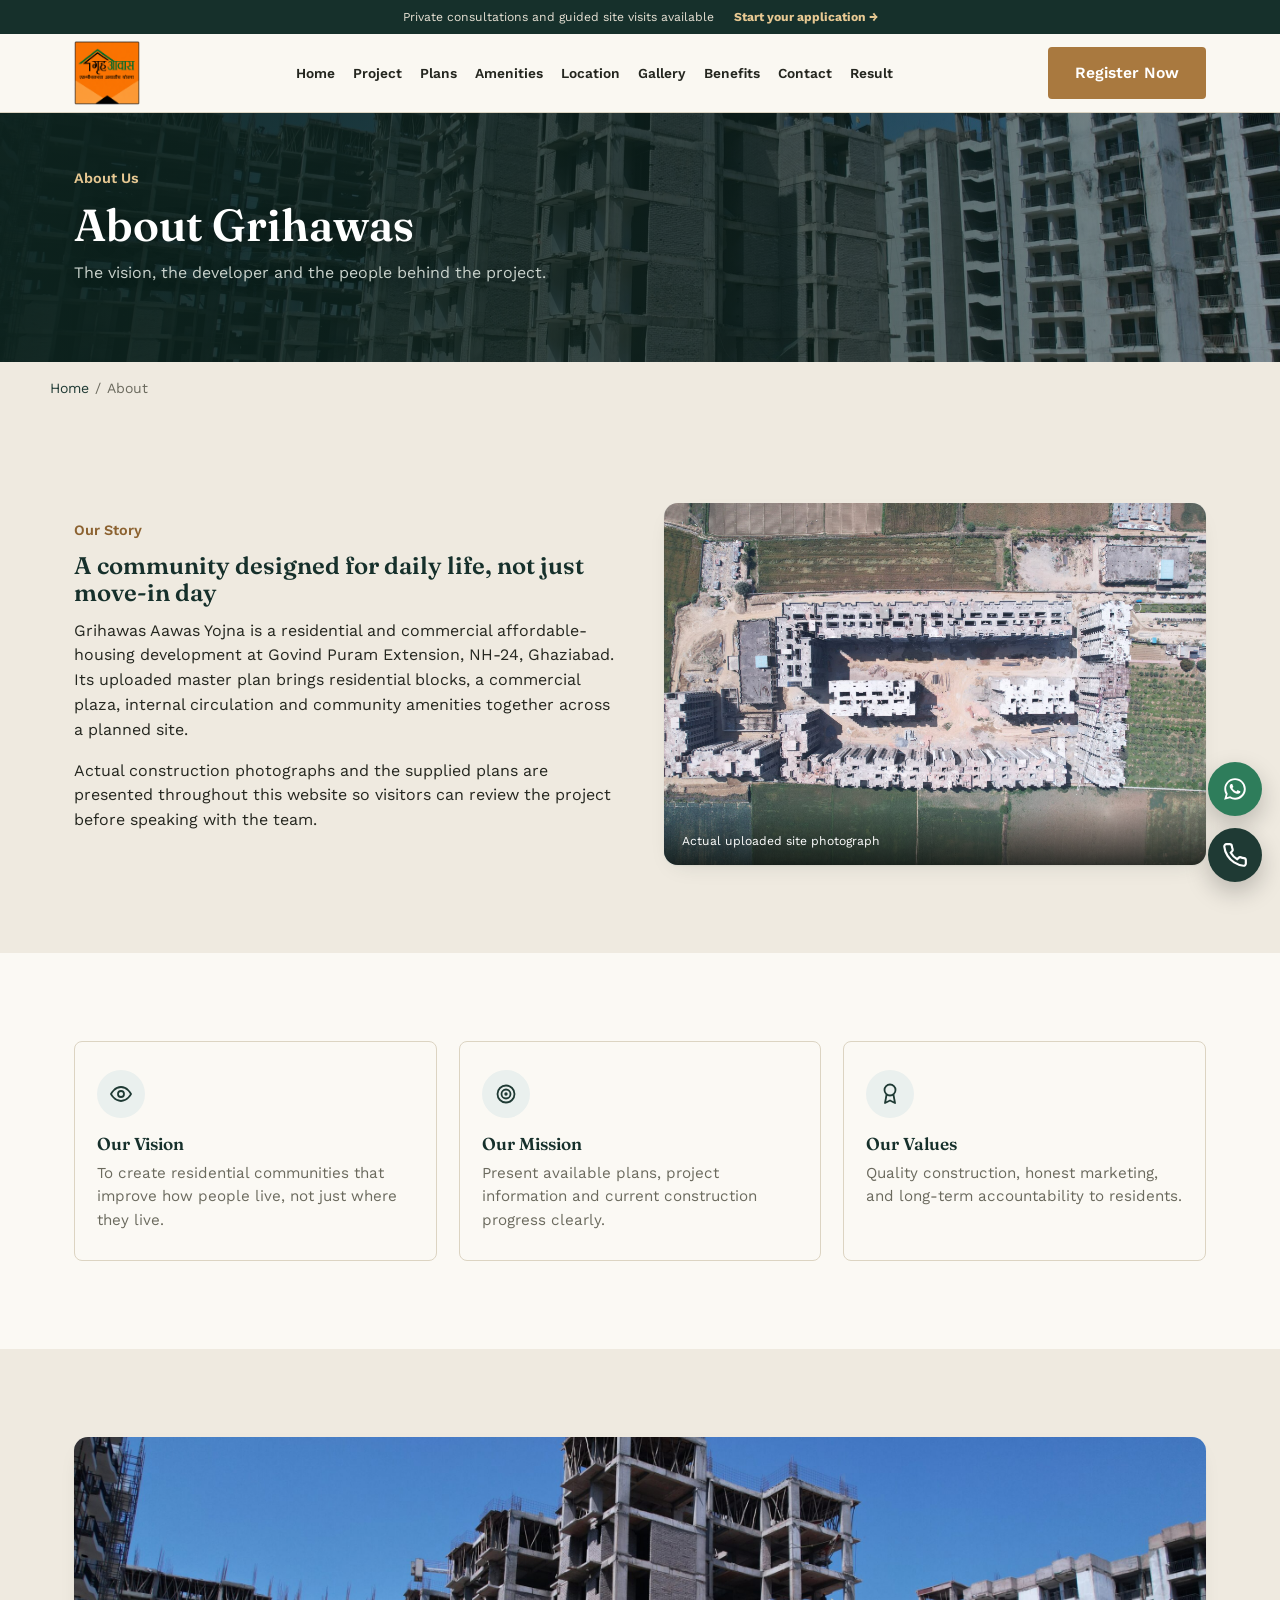
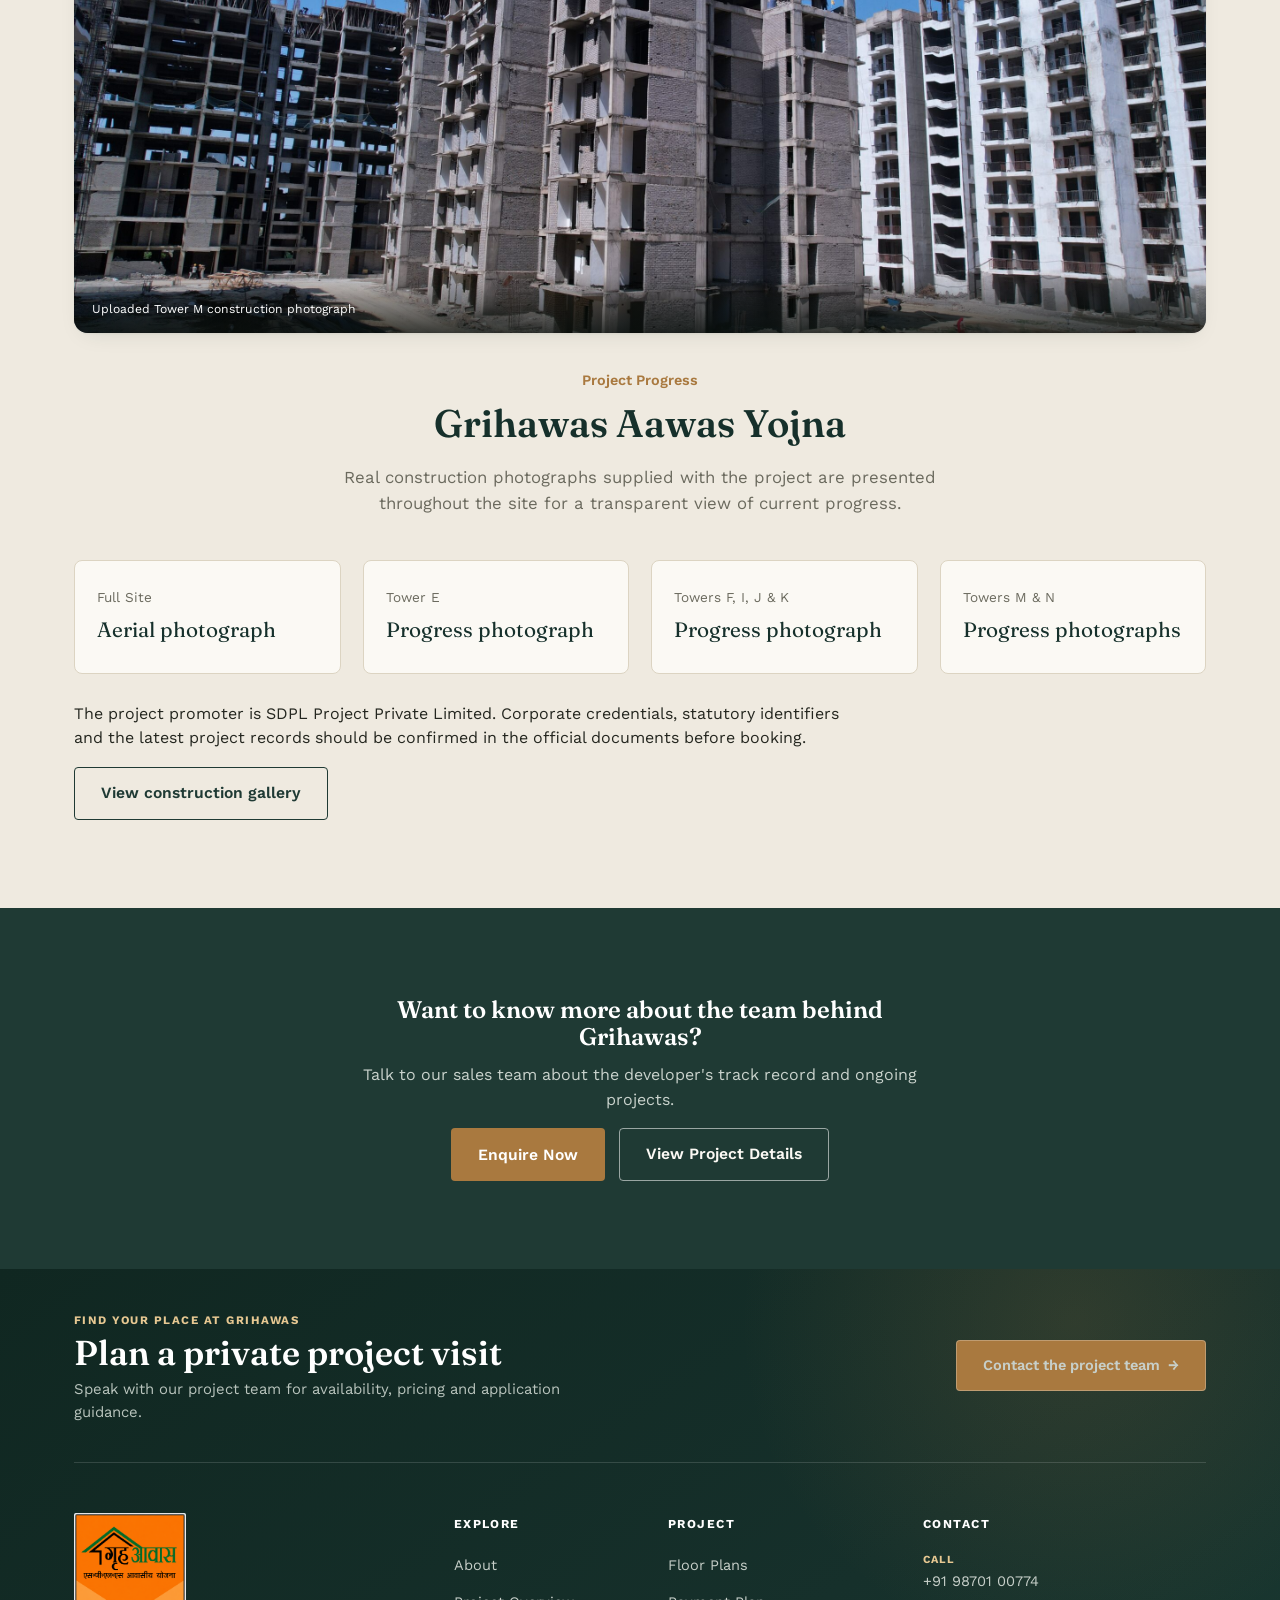
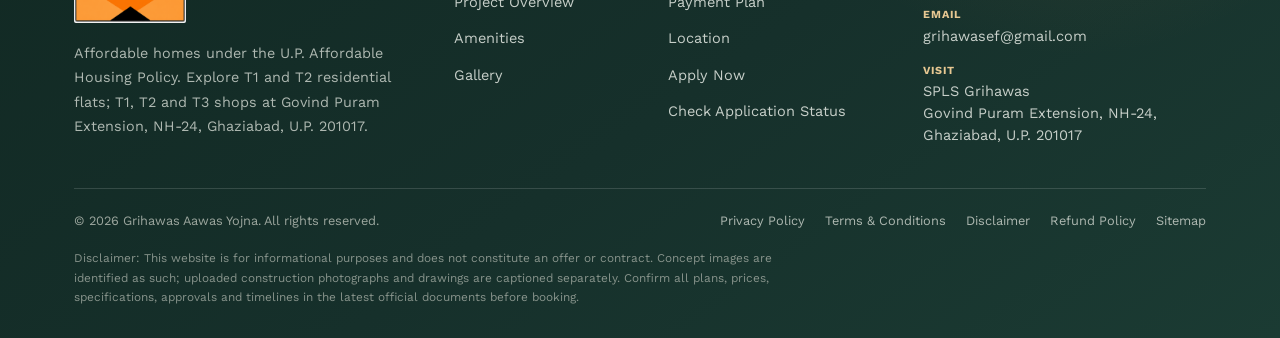
<file: about.html>
<!DOCTYPE html>
<html lang="en-IN">
<head>
<meta charset="UTF-8">
<meta name="viewport" content="width=device-width, initial-scale=1.0">
<title>About Grihawas | Vision, Mission & Developer Profile</title>
<meta name="description" content="Learn about the Grihawas vision and explore current on-site construction photographs from the residential development.">
<link rel="canonical" href="https://grihawas.com/about.html">
<meta name="robots" content="index, follow">
<link rel="icon" type="image/svg+xml" href="favicon.svg">
<meta property="og:type" content="website">
<meta property="og:title" content="About Grihawas | Vision, Mission & Developer Profile">
<meta property="og:description" content="Learn about the Grihawas vision and explore current on-site construction photographs.">
<meta property="og:url" content="https://grihawas.com/about.html">
<meta property="og:image" content="https://grihawas.com/gallery/Full-Site-scaled.jpg">
<meta property="og:site_name" content="Grihawas">
<meta name="twitter:card" content="summary_large_image">
<meta name="twitter:title" content="About Grihawas | Vision, Mission & Developer Profile">
<meta name="twitter:description" content="Learn about the Grihawas vision and explore current on-site construction photographs.">
<meta name="twitter:image" content="https://grihawas.com/gallery/Full-Site-scaled.jpg">
<link rel="preconnect" href="https://fonts.googleapis.com"><link rel="preconnect" href="https://fonts.gstatic.com" crossorigin><link href="https://fonts.googleapis.com/css2?family=Fraunces:opsz,wght@9..144,500;9..144,600;9..144,700&family=Work+Sans:wght@400;500;600;700&display=swap" rel="stylesheet">
<link rel="stylesheet" href="assets/css/style.css">
<script type="application/ld+json">{
  "@context": "https://schema.org",
  "@type": "Organization",
  "name": "Grihawas",
  "url": "https://grihawas.com/",
  "logo": "https://grihawas.com/assets/images/brand/grihawas-logo.png",
  "sameAs": []
}</script>
<script type="application/ld+json">{"@context":"https://schema.org","@type":"BreadcrumbList","itemListElement":[{"@type":"ListItem","position":1,"name":"Home","item":"https://grihawas.com/"},{"@type":"ListItem","position":2,"name":"About","item":"https://grihawas.com/about.html"}]}</script>
</head>
<body data-page="about">
<div id="site-header"></div>
<main id="main-content">

<header class="page-header">
  <div class="container">
    <span class="kicker" style="color:#E7C892;">About Us</span>
    <h1>About Grihawas</h1>
    <p>The vision, the developer and the people behind the project.</p>
  </div>
</header>
<nav class="breadcrumb container" aria-label="Breadcrumb"><a href="index.html">Home</a><span class="sep">/</span><span aria-current="page">About</span></nav>
<section class="section">
  <div class="container grid grid-2" style="align-items:center;gap:48px;">
    <div>
      <span class="kicker">Our Story</span>
      <h2>A community designed for daily life, not just move-in day</h2>
      <p>Grihawas Aawas Yojna is a residential and commercial affordable-housing development at Govind Puram Extension, NH-24, Ghaziabad. Its uploaded master plan brings residential blocks, a commercial plaza, internal circulation and community amenities together across a planned site.</p>
      <p>Actual construction photographs and the supplied plans are presented throughout this website so visitors can review the project before speaking with the team.</p>
    </div>
    <figure class="editorial-image"><img src="gallery/Full-Site-scaled.jpg" alt="Aerial construction photograph of the Grihawas development" width="2560" height="1440" loading="lazy" decoding="async"><figcaption>Actual uploaded site photograph</figcaption></figure>
  </div>
</section>

<section class="section section--paper">
  <div class="container">
    <div class="grid grid-3">
      <div class="icon-card">
  <div class="icon-wrap"><svg viewBox="0 0 24 24" fill="none" stroke="currentColor" stroke-width="1.8" stroke-linecap="round" stroke-linejoin="round" aria-hidden="true"><path d="M2 12s3.5-7 10-7 10 7 10 7-3.5 7-10 7-10-7-10-7z"/><circle cx="12" cy="12" r="3"/></svg></div>
  <h3>Our Vision</h3>
  <p>To create residential communities that improve how people live, not just where they live.</p>
</div>
      <div class="icon-card">
  <div class="icon-wrap"><svg viewBox="0 0 24 24" fill="none" stroke="currentColor" stroke-width="1.8" stroke-linecap="round" stroke-linejoin="round" aria-hidden="true"><circle cx="12" cy="12" r="8.5"/><circle cx="12" cy="12" r="4.5"/><circle cx="12" cy="12" r="0.8" fill="currentColor"/></svg></div>
  <h3>Our Mission</h3>
  <p>Present available plans, project information and current construction progress clearly.</p>
</div>
      <div class="icon-card">
  <div class="icon-wrap"><svg viewBox="0 0 24 24" fill="none" stroke="currentColor" stroke-width="1.8" stroke-linecap="round" stroke-linejoin="round" aria-hidden="true"><circle cx="12" cy="8" r="5.5"/><path d="m8.5 13-1.5 8 5-2.5 5 2.5-1.5-8"/></svg></div>
  <h3>Our Values</h3>
  <p>Quality construction, honest marketing, and long-term accountability to residents.</p>
</div>
    </div>
  </div>
</section>

<section class="section">
  <div class="container">
    <figure class="developer-banner"><img src="gallery/Tower-M-scaled.jpg" alt="On-site construction photograph of Grihawas Tower M" width="2560" height="1440" loading="lazy" decoding="async"><figcaption>Uploaded Tower M construction photograph</figcaption></figure>
    <div class="section-head center-head">
      <span class="kicker">Project Progress</span>
      <h2>Grihawas Aawas Yojna</h2>
      <p>Real construction photographs supplied with the project are presented throughout the site for a transparent view of current progress.</p>
    </div>
    <div class="grid grid-4">
      <div class="fact-card"><span class="fact-label">Full Site</span><span class="fact-value">Aerial photograph</span></div>
      <div class="fact-card"><span class="fact-label">Tower E</span><span class="fact-value">Progress photograph</span></div>
      <div class="fact-card"><span class="fact-label">Towers F, I, J &amp; K</span><span class="fact-value">Progress photograph</span></div>
      <div class="fact-card"><span class="fact-label">Towers M &amp; N</span><span class="fact-value">Progress photographs</span></div>
    </div>
    <p style="margin-top:28px;max-width:78ch;">The project promoter is SDPL Project Private Limited. Corporate credentials, statutory identifiers and the latest project records should be confirmed in the official documents before booking.</p>
    <a class="btn btn-outline" href="gallery.html">View construction gallery</a>
  </div>
</section>

<section class="section section--dark">
  <div class="container text-center" style="max-width:640px;">
    <h2>Want to know more about the team behind Grihawas?</h2>
    <p>Talk to our sales team about the developer's track record and ongoing projects.</p>
    <div class="hero-ctas" style="justify-content:center;">
      <button class="btn btn-primary" data-open-enquiry>Enquire Now</button>
      <a class="btn btn-secondary" href="project.html">View Project Details</a>
    </div>
  </div>
</section>

</main>
<div id="site-footer"></div>
<div id="site-fabs"></div>

<div class="modal-overlay" id="enquiryModal">
  <div class="modal-box" style="max-width:480px;">
    <button class="modal-close" data-close-modal aria-label="Close">&times;</button>
    <div class="form-card" data-lead-wrap>
      <h3>Enquire Now</h3>
      <p style="color:var(--muted);font-size:0.92rem;">Share your details and our sales team will call you back shortly.</p>
      <form data-lead-form novalidate>
        <div class="form-row">
          <label for="pm-name">Full Name <span class="req">*</span></label>
          <input type="text" id="pm-name" name="fullName" required>
          <span class="form-error">Please enter your full name.</span>
        </div>
        <div class="form-row">
          <label for="pm-phone">Phone Number <span class="req">*</span></label>
          <input type="tel" id="pm-phone" name="phone" placeholder="10-digit mobile number" required>
          <span class="form-error">Enter a valid 10-digit mobile number.</span>
        </div>
        <div class="form-row">
          <label for="pm-email">Email <span class="req">*</span></label>
          <input type="email" id="pm-email" name="email" required>
          <span class="form-error">Enter a valid email address.</span>
        </div>
        <div class="form-row">
          <label for="pm-config">Interested Configuration <span class="req">*</span></label>
          <select id="pm-config" name="configuration" required>
            <option value="">Select configuration</option>
            <option>T1 Residential Plan</option>
            <option>T2 Residential Plan</option>
            <option>Commercial Shop</option>
            <option>Not sure yet</option>
          </select>
          <span class="form-error">Please select a configuration.</span>
        </div>
        <div class="form-row">
          <label for="pm-msg">Message</label>
          <textarea id="pm-msg" name="message" placeholder="Optional message"></textarea>
        </div>
        <button type="submit" class="btn btn-primary btn-block">Submit Enquiry</button>
        <p class="form-note">By submitting, you agree to be contacted about Grihawas. See our <a href="privacy-policy.html">Privacy Policy</a>.</p>
      </form>
      <div class="form-success" style="display:none;">
        <h3>Thank you!</h3>
        <p class="mb-0">Your enquiry has been received. Our team will get in touch with you shortly.</p>
      </div>
    </div>
  </div>
</div>

<div class="modal-overlay" id="lightboxOverlay">
  <div class="modal-box">
    <button class="modal-close" data-close-modal aria-label="Close">&times;</button>
    <button class="modal-nav modal-nav--prev" aria-label="Previous image">&#8592;</button>
    <button class="modal-nav modal-nav--next" aria-label="Next image">&#8594;</button>
    <img alt="" hidden>
    <p class="modal-caption"></p>
  </div>
</div>

<script src="assets/js/config.js"></script>
<script src="assets/js/components.js"></script>
<script src="assets/js/main.js"></script>
</body>
</html>
</file>
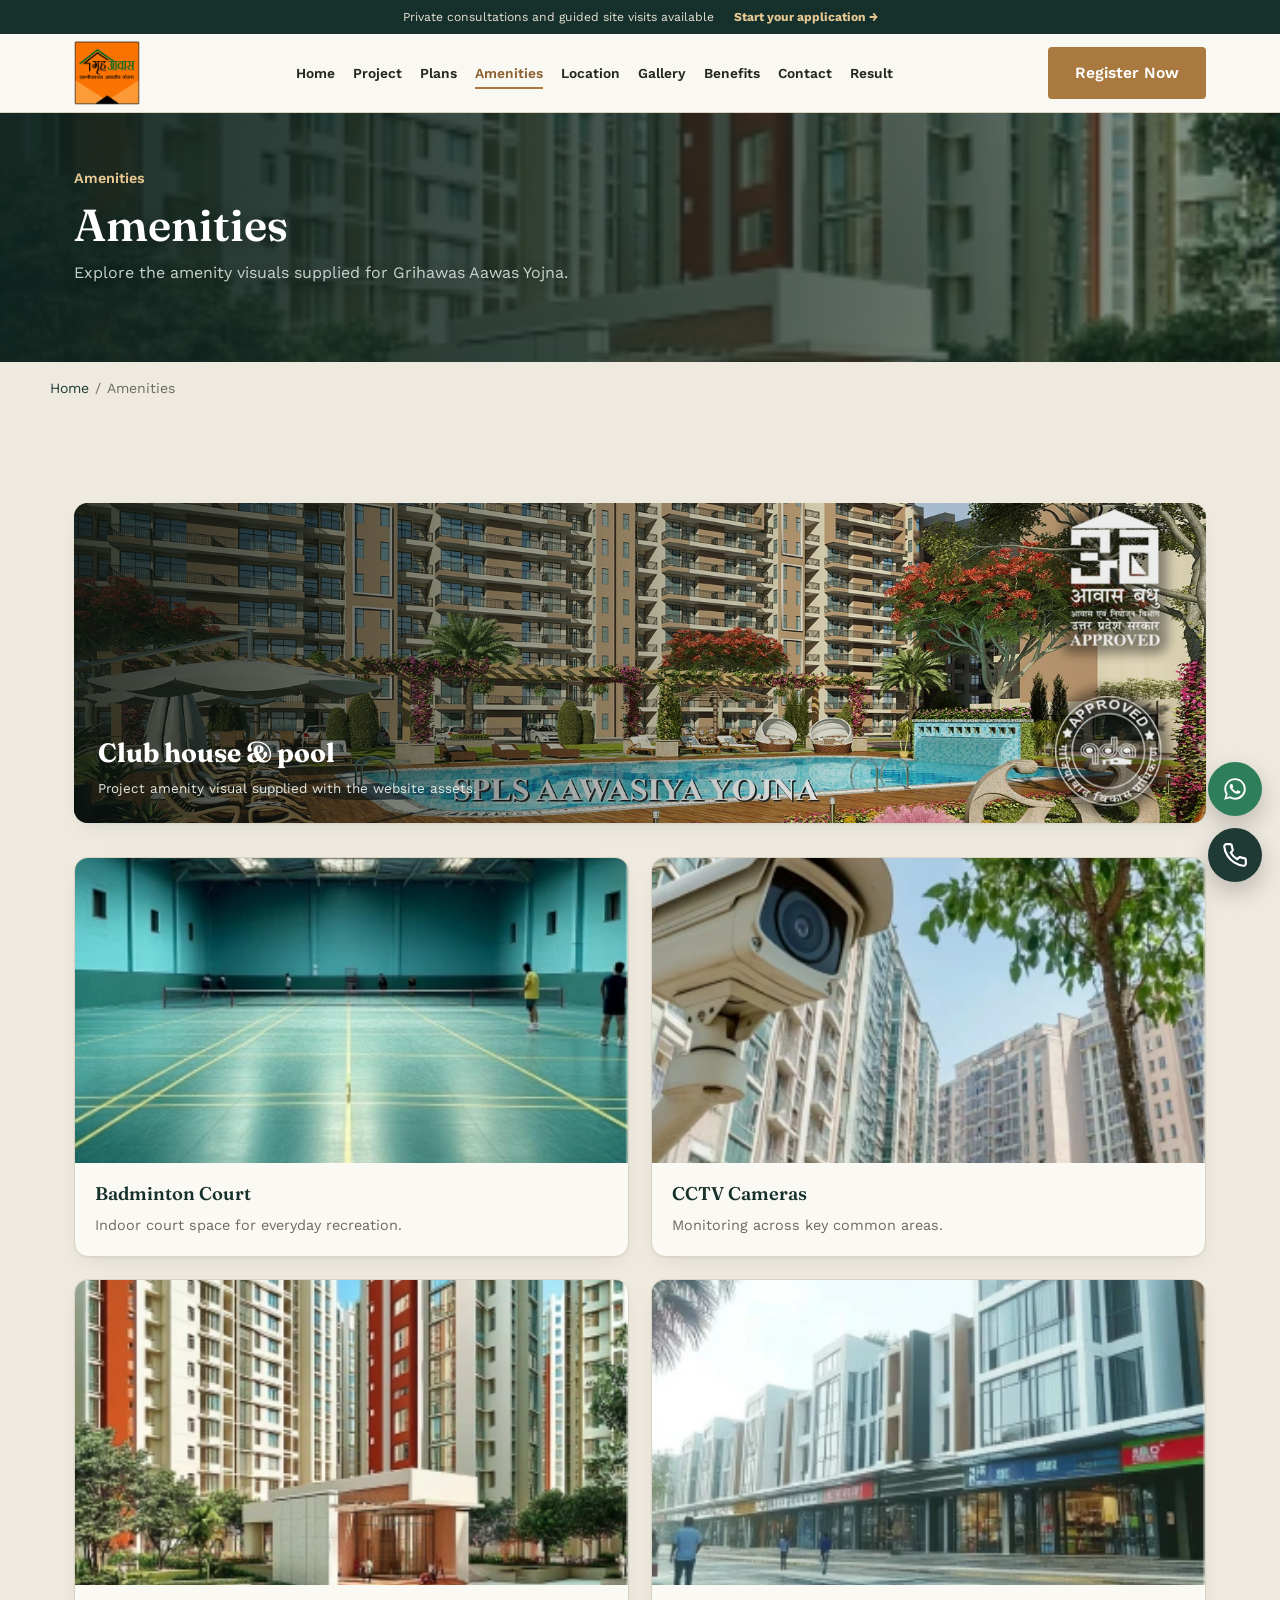
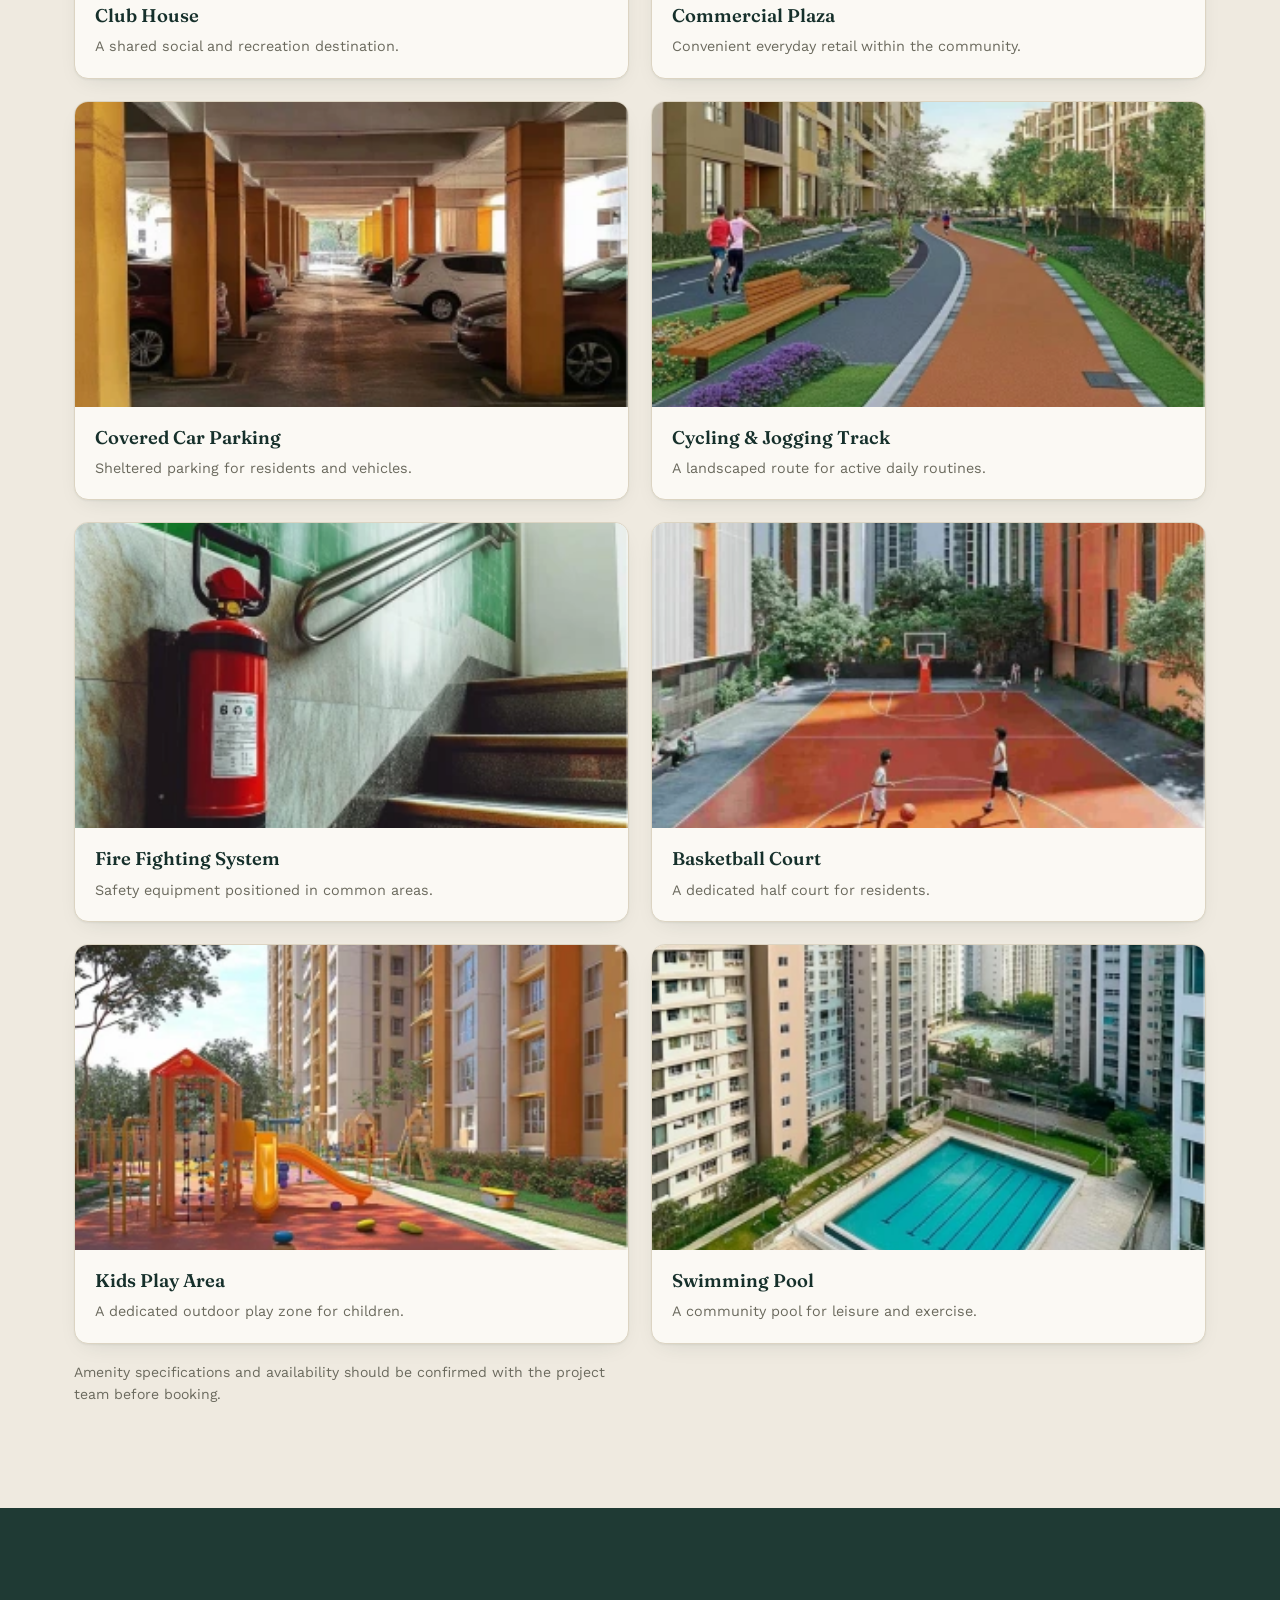
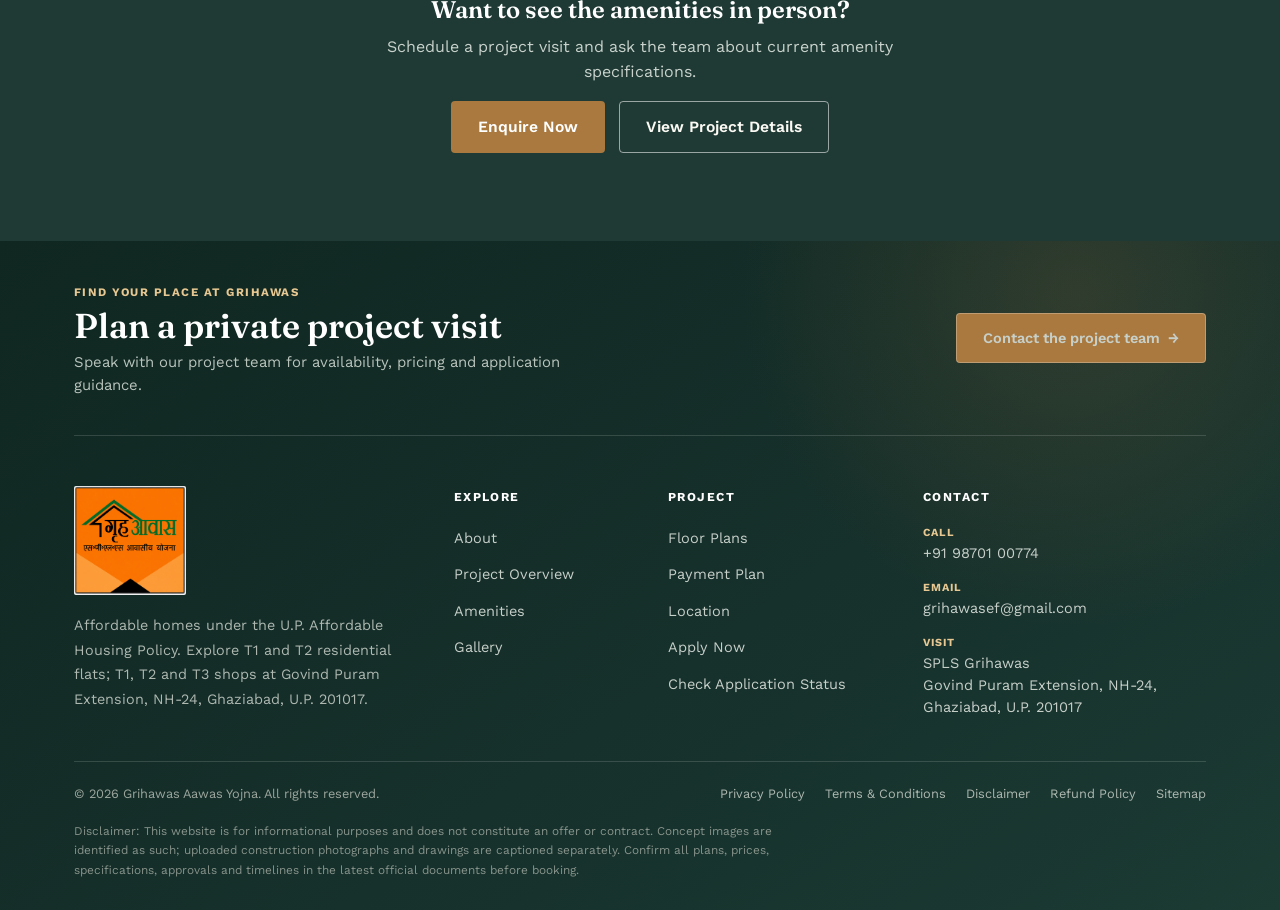
<file: amenities.html>
<!DOCTYPE html>
<html lang="en-IN">
<head>
<meta charset="UTF-8">
<meta name="viewport" content="width=device-width, initial-scale=1.0">
<title>Amenities | Grihawas Aawas Yojna</title>
<meta name="description" content="Explore the amenities at Grihawas — swimming pool, clubhouse, gymnasium, landscaped gardens, kids' play area and more.">
<link rel="canonical" href="https://grihawas.com/amenities.html">
<meta name="robots" content="index, follow">
<link rel="icon" type="image/svg+xml" href="favicon.svg">
<meta property="og:type" content="website">
<meta property="og:title" content="Amenities | Grihawas Aawas Yojna">
<meta property="og:description" content="Explore the amenities at Grihawas — swimming pool, clubhouse, gymnasium, landscaped gardens, kids' play area and more.">
<meta property="og:url" content="https://grihawas.com/amenities.html">
<meta property="og:image" content="https://grihawas.com/assets/images/hero/spls/project-entrance.webp">
<meta property="og:site_name" content="Grihawas">
<meta name="twitter:card" content="summary_large_image">
<meta name="twitter:title" content="Amenities | Grihawas Aawas Yojna">
<meta name="twitter:description" content="Explore the amenities at Grihawas — swimming pool, clubhouse, gymnasium, landscaped gardens, kids' play area and more.">
<meta name="twitter:image" content="https://grihawas.com/assets/images/hero/spls/project-entrance.webp">
<link rel="preconnect" href="https://fonts.googleapis.com"><link rel="preconnect" href="https://fonts.gstatic.com" crossorigin><link href="https://fonts.googleapis.com/css2?family=Fraunces:opsz,wght@9..144,500;9..144,600;9..144,700&family=Work+Sans:wght@400;500;600;700&display=swap" rel="stylesheet">
<link rel="stylesheet" href="assets/css/style.css">
<script type="application/ld+json">{
  "@context": "https://schema.org",
  "@type": "Organization",
  "name": "Grihawas",
  "url": "https://grihawas.com/",
  "logo": "https://grihawas.com/assets/images/brand/grihawas-logo.png",
  "sameAs": []
}</script>
<script type="application/ld+json">{"@context":"https://schema.org","@type":"BreadcrumbList","itemListElement":[{"@type":"ListItem","position":1,"name":"Home","item":"https://grihawas.com/"},{"@type":"ListItem","position":2,"name":"Amenities","item":"https://grihawas.com/amenities.html"}]}</script>
</head>
<body data-page="amenities">
<div id="site-header"></div>
<main id="main-content">

<header class="page-header">
  <div class="container">
    <span class="kicker" style="color:#E7C892;">Amenities</span>
    <h1>Amenities</h1>
    <p>Explore the amenity visuals supplied for Grihawas Aawas Yojna.</p>
  </div>
</header>
<nav class="breadcrumb container" aria-label="Breadcrumb"><a href="index.html">Home</a><span class="sep">/</span><span aria-current="page">Amenities</span></nav>
<section class="section">
  <div class="container">
    <figure class="amenity-feature reveal-on-scroll">
      <img src="assets/images/hero/spls/pool-community.webp" alt="Swimming pool and landscaped residential community at SPLS Grihawas" width="1600" height="720" loading="eager" decoding="async">
      <figcaption><strong>Club house &amp; pool</strong><span>Project amenity visual supplied with the website assets.</span></figcaption>
    </figure>
    <div class="amenity-card-grid">
      <article class="amenity-photo-card"><img src="gallery/Badminton-court.webp" alt="Indoor badminton court" width="305" height="305" loading="lazy" decoding="async"><div><h3>Badminton Court</h3><p>Indoor court space for everyday recreation.</p></div></article>
      <article class="amenity-photo-card"><img src="gallery/CCTV.webp" alt="CCTV security camera overlooking residential towers" width="305" height="305" loading="lazy" decoding="async"><div><h3>CCTV Cameras</h3><p>Monitoring across key common areas.</p></div></article>
      <article class="amenity-photo-card"><img src="gallery/Club-House.webp" alt="Club house and pool within a residential community" width="305" height="305" loading="lazy" decoding="async"><div><h3>Club House</h3><p>A shared social and recreation destination.</p></div></article>
      <article class="amenity-photo-card"><img src="gallery/Commercial-Plaza-within-society.webp" alt="Commercial plaza with shops inside a residential community" width="305" height="305" loading="lazy" decoding="async"><div><h3>Commercial Plaza</h3><p>Convenient everyday retail within the community.</p></div></article>
      <article class="amenity-photo-card"><img src="gallery/Covered-Car-Parking.webp" alt="Covered resident car parking area" width="305" height="305" loading="lazy" decoding="async"><div><h3>Covered Car Parking</h3><p>Sheltered parking for residents and vehicles.</p></div></article>
      <article class="amenity-photo-card"><img src="gallery/Cycling-jogging-track.webp" alt="Landscaped cycling and jogging track" width="305" height="305" loading="lazy" decoding="async"><div><h3>Cycling &amp; Jogging Track</h3><p>A landscaped route for active daily routines.</p></div></article>
      <article class="amenity-photo-card"><img src="gallery/Fire-fighting-system.webp" alt="Fire extinguisher installed beside a staircase" width="305" height="305" loading="lazy" decoding="async"><div><h3>Fire Fighting System</h3><p>Safety equipment positioned in common areas.</p></div></article>
      <article class="amenity-photo-card"><img src="gallery/Half-Basket-Ball-Court.webp" alt="Half basketball court between residential towers" width="305" height="305" loading="lazy" decoding="async"><div><h3>Basketball Court</h3><p>A dedicated half court for residents.</p></div></article>
      <article class="amenity-photo-card"><img src="gallery/Kids-Play-Area.webp" alt="Colourful children's play area beside residential towers" width="305" height="305" loading="lazy" decoding="async"><div><h3>Kids Play Area</h3><p>A dedicated outdoor play zone for children.</p></div></article>
      <article class="amenity-photo-card"><img src="gallery/Swimming-Pool.webp" alt="Swimming pool surrounded by residential towers" width="305" height="305" loading="lazy" decoding="async"><div><h3>Swimming Pool</h3><p>A community pool for leisure and exercise.</p></div></article>
    </div>
    <p class="price-note">Amenity specifications and availability should be confirmed with the project team before booking.</p>
  </div>
</section>

<section class="section section--dark">
  <div class="container text-center" style="max-width:640px;">
    <h2>Want to see the amenities in person?</h2>
    <p>Schedule a project visit and ask the team about current amenity specifications.</p>
    <div class="hero-ctas" style="justify-content:center;">
      <button class="btn btn-primary" data-open-enquiry>Enquire Now</button>
      <a class="btn btn-secondary" href="project.html">View Project Details</a>
    </div>
  </div>
</section>

</main>
<div id="site-footer"></div>
<div id="site-fabs"></div>

<div class="modal-overlay" id="enquiryModal">
  <div class="modal-box" style="max-width:480px;">
    <button class="modal-close" data-close-modal aria-label="Close">&times;</button>
    <div class="form-card" data-lead-wrap>
      <h3>Enquire Now</h3>
      <p style="color:var(--muted);font-size:0.92rem;">Share your details and our sales team will call you back shortly.</p>
      <form data-lead-form novalidate>
        <div class="form-row">
          <label for="pm-name">Full Name <span class="req">*</span></label>
          <input type="text" id="pm-name" name="fullName" required>
          <span class="form-error">Please enter your full name.</span>
        </div>
        <div class="form-row">
          <label for="pm-phone">Phone Number <span class="req">*</span></label>
          <input type="tel" id="pm-phone" name="phone" placeholder="10-digit mobile number" required>
          <span class="form-error">Enter a valid 10-digit mobile number.</span>
        </div>
        <div class="form-row">
          <label for="pm-email">Email <span class="req">*</span></label>
          <input type="email" id="pm-email" name="email" required>
          <span class="form-error">Enter a valid email address.</span>
        </div>
        <div class="form-row">
          <label for="pm-config">Interested Configuration <span class="req">*</span></label>
          <select id="pm-config" name="configuration" required>
            <option value="">Select configuration</option>
            <option>T1 Residential Plan</option>
            <option>T2 Residential Plan</option>
            <option>Commercial Shop</option>
            <option>Not sure yet</option>
          </select>
          <span class="form-error">Please select a configuration.</span>
        </div>
        <div class="form-row">
          <label for="pm-msg">Message</label>
          <textarea id="pm-msg" name="message" placeholder="Optional message"></textarea>
        </div>
        <button type="submit" class="btn btn-primary btn-block">Submit Enquiry</button>
        <p class="form-note">By submitting, you agree to be contacted about Grihawas. See our <a href="privacy-policy.html">Privacy Policy</a>.</p>
      </form>
      <div class="form-success" style="display:none;">
        <h3>Thank you!</h3>
        <p class="mb-0">Your enquiry has been received. Our team will get in touch with you shortly.</p>
      </div>
    </div>
  </div>
</div>

<div class="modal-overlay" id="lightboxOverlay">
  <div class="modal-box">
    <button class="modal-close" data-close-modal aria-label="Close">&times;</button>
    <button class="modal-nav modal-nav--prev" aria-label="Previous image">&#8592;</button>
    <button class="modal-nav modal-nav--next" aria-label="Next image">&#8594;</button>
    <img alt="" hidden>
    <p class="modal-caption"></p>
  </div>
</div>

<script src="assets/js/config.js"></script>
<script src="assets/js/components.js"></script>
<script src="assets/js/main.js"></script>
</body>
</html>
</file>
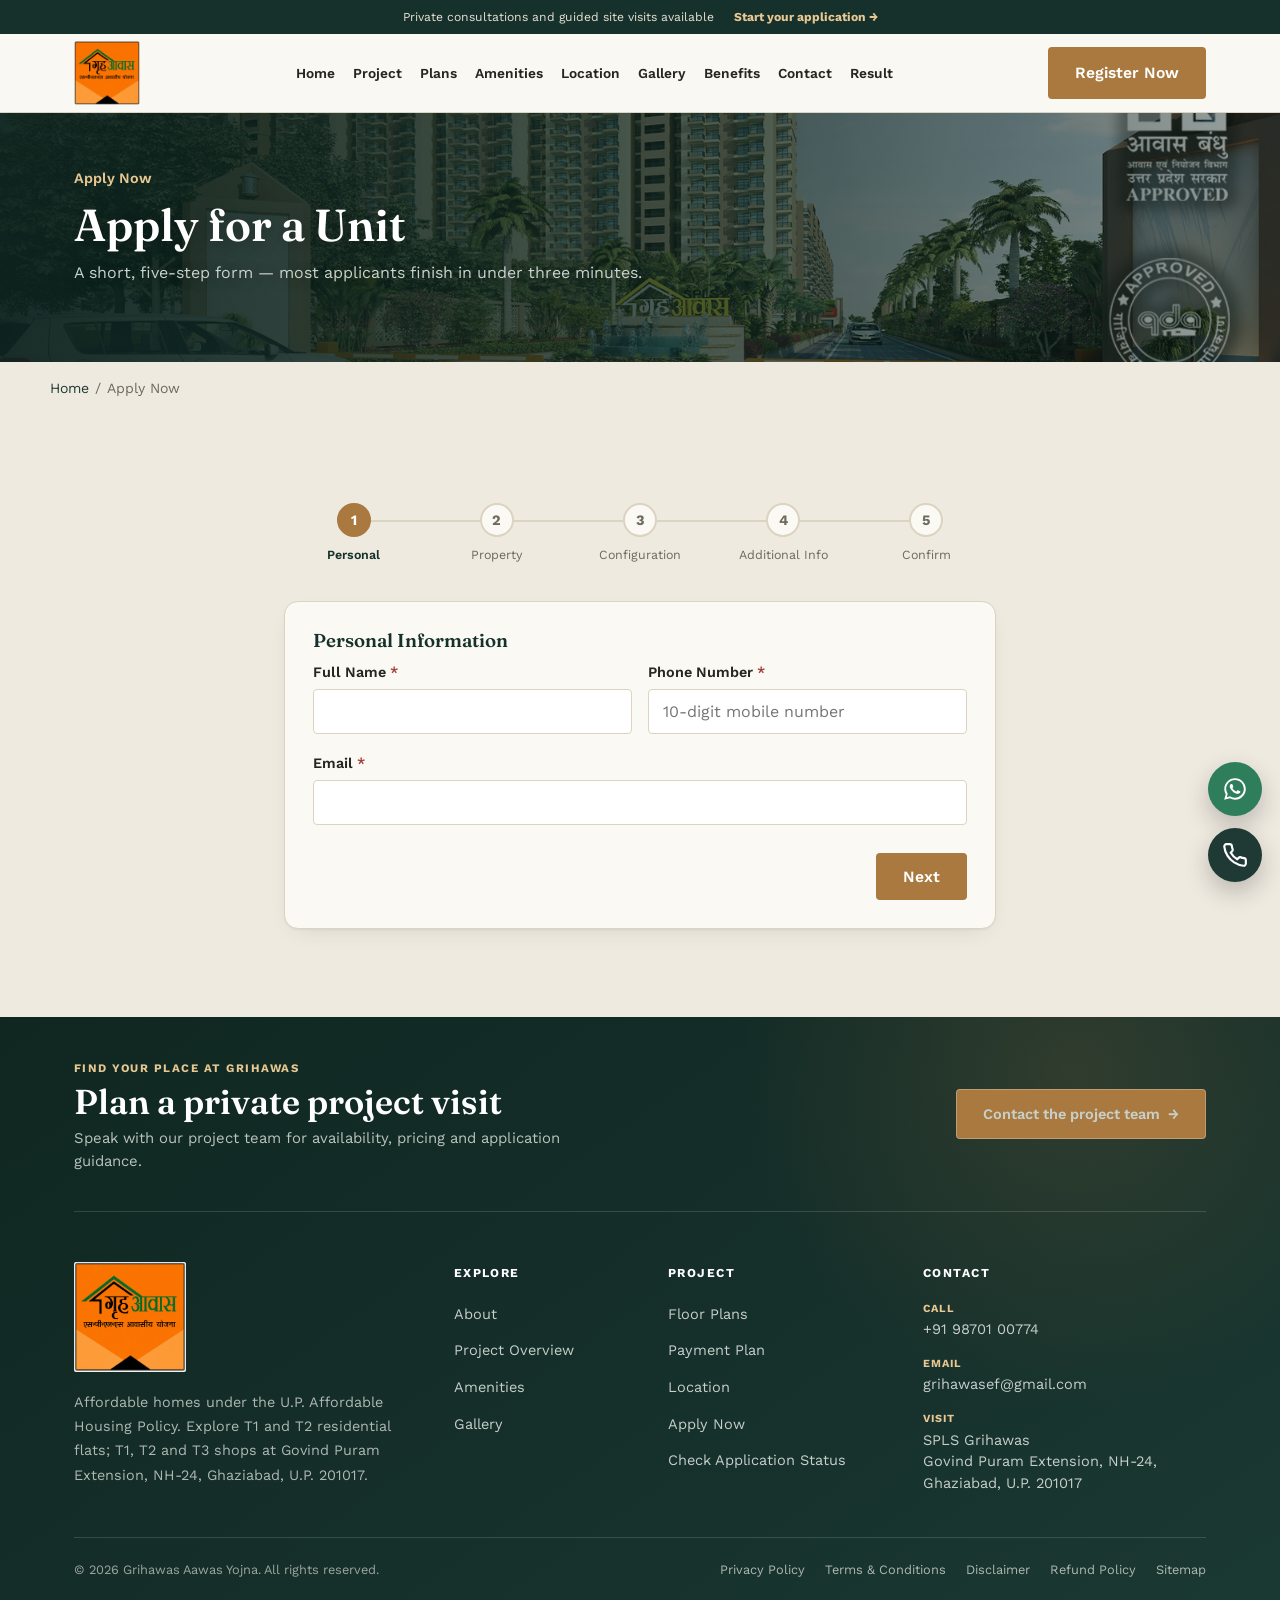
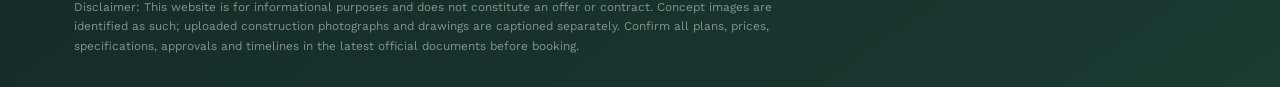
<file: apply-now.html>
<!DOCTYPE html>
<html lang="en-IN">
<head>
<meta charset="UTF-8">
<meta name="viewport" content="width=device-width, initial-scale=1.0">
<title>Apply Now | Grihawas — Start Your Application</title>
<meta name="description" content="Apply for a Grihawas apartment in five simple steps — personal details, property selection, configuration and confirmation.">
<link rel="canonical" href="https://grihawas.com/apply-now.html">
<meta name="robots" content="index, follow">
<link rel="icon" type="image/svg+xml" href="favicon.svg">
<meta property="og:type" content="website">
<meta property="og:title" content="Apply Now | Grihawas — Start Your Application">
<meta property="og:description" content="Apply for a Grihawas apartment in five simple steps — personal details, property selection, configuration and confirmation.">
<meta property="og:url" content="https://grihawas.com/apply-now.html">
<meta property="og:image" content="https://grihawas.com/assets/images/hero/spls/project-entrance.webp">
<meta property="og:site_name" content="Grihawas">
<meta name="twitter:card" content="summary_large_image">
<meta name="twitter:title" content="Apply Now | Grihawas — Start Your Application">
<meta name="twitter:description" content="Apply for a Grihawas apartment in five simple steps — personal details, property selection, configuration and confirmation.">
<meta name="twitter:image" content="https://grihawas.com/assets/images/hero/spls/project-entrance.webp">
<link rel="preconnect" href="https://fonts.googleapis.com"><link rel="preconnect" href="https://fonts.gstatic.com" crossorigin><link href="https://fonts.googleapis.com/css2?family=Fraunces:opsz,wght@9..144,500;9..144,600;9..144,700&family=Work+Sans:wght@400;500;600;700&display=swap" rel="stylesheet">
<link rel="stylesheet" href="assets/css/style.css">
<script type="application/ld+json">{
  "@context": "https://schema.org",
  "@type": "Organization",
  "name": "Grihawas",
  "url": "https://grihawas.com/",
  "logo": "https://grihawas.com/assets/images/brand/grihawas-logo.png",
  "sameAs": []
}</script>
<script type="application/ld+json">{"@context":"https://schema.org","@type":"BreadcrumbList","itemListElement":[{"@type":"ListItem","position":1,"name":"Home","item":"https://grihawas.com/"},{"@type":"ListItem","position":2,"name":"Apply Now","item":"https://grihawas.com/apply-now.html"}]}</script>
</head>
<body data-page="apply-now">
<div id="site-header"></div>
<main id="main-content">

<header class="page-header">
  <div class="container">
    <span class="kicker" style="color:#E7C892;">Apply Now</span>
    <h1>Apply for a Unit</h1>
    <p>A short, five-step form — most applicants finish in under three minutes.</p>
  </div>
</header>
<nav class="breadcrumb container" aria-label="Breadcrumb"><a href="index.html">Home</a><span class="sep">/</span><span aria-current="page">Apply Now</span></nav>
<section class="section">
  <div class="container" style="max-width:760px;">
    <div id="applyWizard">
      <div class="step-tracker">
        <div class="step is-active"><div class="line"></div><div class="num">1</div><div class="label">Personal</div></div>
        <div class="step"><div class="line"></div><div class="num">2</div><div class="label">Property</div></div>
        <div class="step"><div class="line"></div><div class="num">3</div><div class="label">Configuration</div></div>
        <div class="step"><div class="line"></div><div class="num">4</div><div class="label">Additional Info</div></div>
        <div class="step"><div class="line"></div><div class="num">5</div><div class="label">Confirm</div></div>
      </div>

      <div class="wizard-body form-card">
        <form novalidate>
          <div class="form-step is-active" data-step="1">
            <h3>Personal Information</h3>
            <div class="two-col">
              <div class="form-row">
                <label for="a-name">Full Name <span class="req">*</span></label>
                <input type="text" id="a-name" name="fullName" required>
                <span class="form-error">Please enter your full name.</span>
              </div>
              <div class="form-row">
                <label for="a-phone">Phone Number <span class="req">*</span></label>
                <input type="tel" id="a-phone" name="phone" placeholder="10-digit mobile number" required>
                <span class="form-error">Enter a valid 10-digit mobile number.</span>
              </div>
            </div>
            <div class="form-row">
              <label for="a-email">Email <span class="req">*</span></label>
              <input type="email" id="a-email" name="email" required>
              <span class="form-error">Enter a valid email address.</span>
            </div>
          </div>

          <div class="form-step" data-step="2">
            <h3>Property Selection</h3>
            <div class="form-row">
              <label for="a-property">Preferred Tower / Property <span class="req">*</span></label>
              <select id="a-property" name="property" required>
                <option value="">Select a tower</option>
                <option>Tower A</option>
                <option>Tower B</option>
                <option>Tower C</option>
                <option>No preference</option>
              </select>
              <span class="form-error">Please select a tower.</span>
            </div>
            <div class="form-row">
              <label for="a-visit">Preferred Site Visit Date</label>
              <input type="date" id="a-visit" name="visitDate">
            </div>
          </div>

          <div class="form-step" data-step="3">
            <h3>Configuration</h3>
            <div class="form-row">
              <label for="a-config">Interested Configuration <span class="req">*</span></label>
              <select id="a-config" name="configuration" required>
                <option value="">Select configuration</option>
                <option>T1 Residential Plan</option>
                <option>T2 Residential Plan</option>
                <option>Commercial Shop</option>
              </select>
              <span class="form-error">Please select a configuration.</span>
            </div>
            <div class="form-row">
              <label for="a-budget">Approximate Budget</label>
              <select id="a-budget" name="budget">
                <option value="">Select a range</option>
                <option>Under ₹80 Lakh</option>
                <option>₹80 Lakh – ₹1.2 Crore</option>
                <option>₹1.2 Crore – ₹1.6 Crore</option>
                <option>Above ₹1.6 Crore</option>
              </select>
            </div>
          </div>

          <div class="form-step" data-step="4">
            <h3>Additional Information</h3>
            <div class="form-row">
              <label for="a-message">Anything else we should know?</label>
              <textarea id="a-message" name="message" placeholder="Loan requirement, urgency, questions, etc."></textarea>
            </div>
          </div>

          <div class="form-step" data-step="5">
            <h3>Confirmation</h3>
            <p style="color:var(--muted);">Please review your details before submitting.</p>
            <div data-review></div>
          </div>

          <div class="step-actions">
            <button type="button" class="btn btn-outline" data-prev style="visibility:hidden;">Previous</button>
            <button type="button" class="btn btn-primary" data-next>Next</button>
            <button type="submit" class="btn btn-primary" data-submit style="display:none;">Submit Application</button>
          </div>
        </form>
      </div>

      <div class="form-success" id="applySuccess" style="display:none;">
        <h3>Application received</h3>
        <p class="mb-0">Thank you — our sales team will contact you within one business day to confirm the next steps.</p>
      </div>
    </div>
  </div>
</section>

</main>
<div id="site-footer"></div>
<div id="site-fabs"></div>

<div class="modal-overlay" id="enquiryModal">
  <div class="modal-box" style="max-width:480px;">
    <button class="modal-close" data-close-modal aria-label="Close">&times;</button>
    <div class="form-card" data-lead-wrap>
      <h3>Enquire Now</h3>
      <p style="color:var(--muted);font-size:0.92rem;">Share your details and our sales team will call you back shortly.</p>
      <form data-lead-form novalidate>
        <div class="form-row">
          <label for="pm-name">Full Name <span class="req">*</span></label>
          <input type="text" id="pm-name" name="fullName" required>
          <span class="form-error">Please enter your full name.</span>
        </div>
        <div class="form-row">
          <label for="pm-phone">Phone Number <span class="req">*</span></label>
          <input type="tel" id="pm-phone" name="phone" placeholder="10-digit mobile number" required>
          <span class="form-error">Enter a valid 10-digit mobile number.</span>
        </div>
        <div class="form-row">
          <label for="pm-email">Email <span class="req">*</span></label>
          <input type="email" id="pm-email" name="email" required>
          <span class="form-error">Enter a valid email address.</span>
        </div>
        <div class="form-row">
          <label for="pm-config">Interested Configuration <span class="req">*</span></label>
          <select id="pm-config" name="configuration" required>
            <option value="">Select configuration</option>
            <option>T1 Residential Plan</option>
            <option>T2 Residential Plan</option>
            <option>Commercial Shop</option>
            <option>Not sure yet</option>
          </select>
          <span class="form-error">Please select a configuration.</span>
        </div>
        <div class="form-row">
          <label for="pm-msg">Message</label>
          <textarea id="pm-msg" name="message" placeholder="Optional message"></textarea>
        </div>
        <button type="submit" class="btn btn-primary btn-block">Submit Enquiry</button>
        <p class="form-note">By submitting, you agree to be contacted about Grihawas. See our <a href="privacy-policy.html">Privacy Policy</a>.</p>
      </form>
      <div class="form-success" style="display:none;">
        <h3>Thank you!</h3>
        <p class="mb-0">Your enquiry has been received. Our team will get in touch with you shortly.</p>
      </div>
    </div>
  </div>
</div>

<div class="modal-overlay" id="lightboxOverlay">
  <div class="modal-box">
    <button class="modal-close" data-close-modal aria-label="Close">&times;</button>
    <button class="modal-nav modal-nav--prev" aria-label="Previous image">&#8592;</button>
    <button class="modal-nav modal-nav--next" aria-label="Next image">&#8594;</button>
    <img alt="" hidden>
    <p class="modal-caption"></p>
  </div>
</div>

<script src="assets/js/config.js"></script>
<script src="assets/js/components.js"></script>
<script src="assets/js/main.js"></script>
<script>
document.addEventListener("DOMContentLoaded", function () {
  var wizard = document.getElementById("applyWizard");
  if (!wizard) return;
  var nextBtn = wizard.querySelector("[data-next]");
  var prevBtn = wizard.querySelector("[data-prev]");
  var submitBtn = wizard.querySelector("[data-submit]");
  var steps = wizard.querySelectorAll(".form-step");
  var trackerSteps = wizard.querySelectorAll(".step-tracker .step");
  function sync() {
    var activeIndex = 0;
    steps.forEach(function (s, i) { if (s.classList.contains("is-active")) activeIndex = i; });
    prevBtn.style.visibility = activeIndex === 0 ? "hidden" : "visible";
    var isLast = activeIndex === steps.length - 1;
    nextBtn.style.display = isLast ? "none" : "inline-flex";
    submitBtn.style.display = isLast ? "inline-flex" : "none";
  }
  var obs = new MutationObserver(sync);
  steps.forEach(function (s) { obs.observe(s, { attributes: true, attributeFilter: ["class"] }); });
  sync();
});
</script>
</body>
</html>
</file>
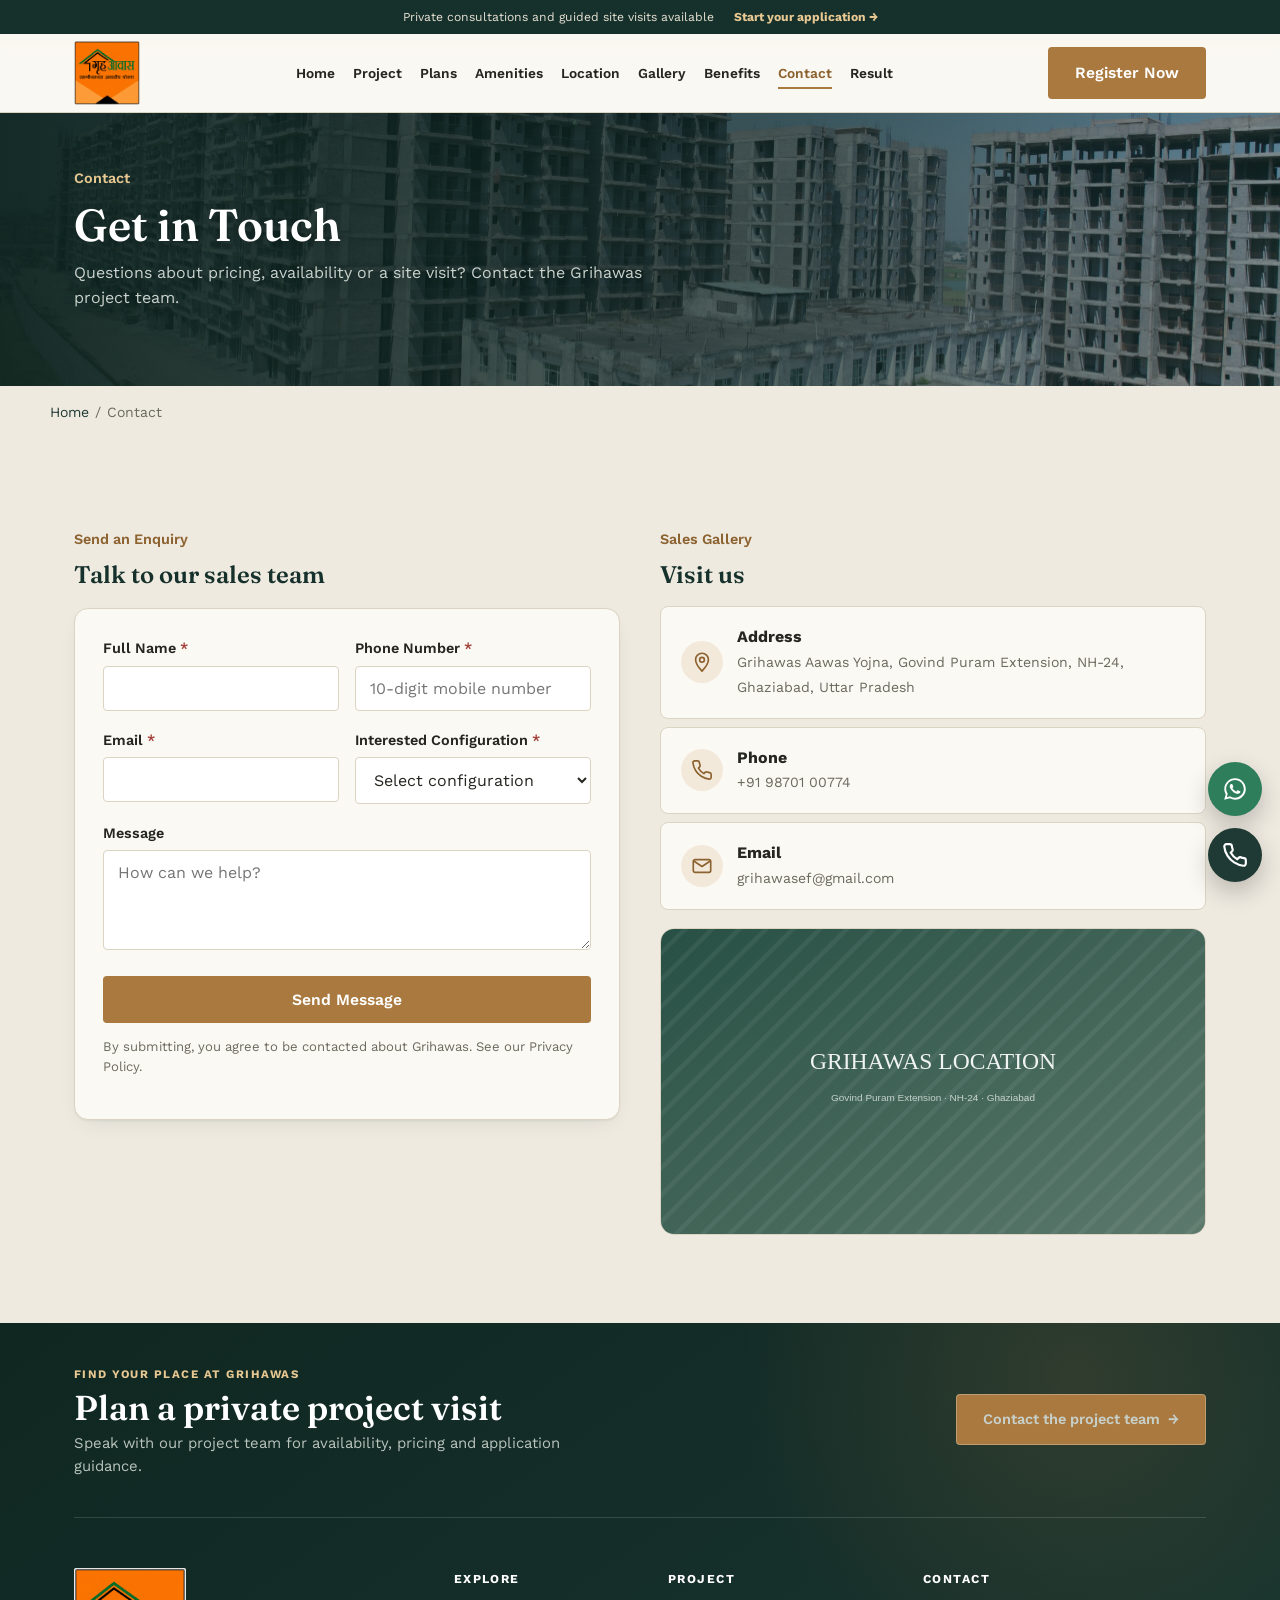
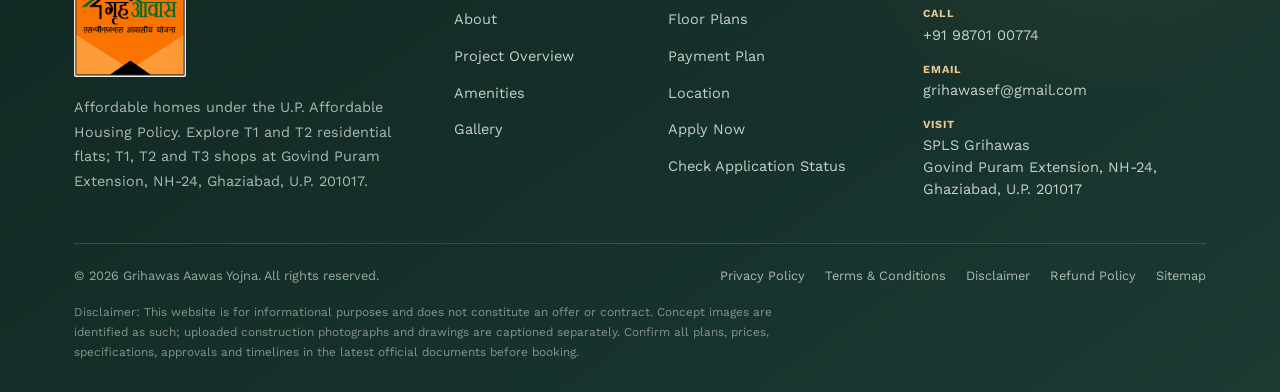
<file: contact.html>
<!DOCTYPE html>
<html lang="en-IN">
<head>
<meta charset="UTF-8">
<meta name="viewport" content="width=device-width, initial-scale=1.0">
<title>Contact Grihawas | Sales Gallery, Phone & Enquiry Form</title>
<meta name="description" content="Get in touch with the Grihawas sales team — visit the sales gallery, call us, or send an enquiry through our contact form.">
<link rel="canonical" href="https://grihawas.com/contact.html">
<meta name="robots" content="index, follow">
<link rel="icon" type="image/svg+xml" href="favicon.svg">
<meta property="og:type" content="website">
<meta property="og:title" content="Contact Grihawas | Sales Gallery, Phone & Enquiry Form">
<meta property="og:description" content="Get in touch with the Grihawas sales team — visit the sales gallery, call us, or send an enquiry through our contact form.">
<meta property="og:url" content="https://grihawas.com/contact.html">
<meta property="og:image" content="https://grihawas.com/assets/images/hero/spls/project-entrance.webp">
<meta property="og:site_name" content="Grihawas">
<meta name="twitter:card" content="summary_large_image">
<meta name="twitter:title" content="Contact Grihawas | Sales Gallery, Phone & Enquiry Form">
<meta name="twitter:description" content="Get in touch with the Grihawas sales team — visit the sales gallery, call us, or send an enquiry through our contact form.">
<meta name="twitter:image" content="https://grihawas.com/assets/images/hero/spls/project-entrance.webp">
<link rel="preconnect" href="https://fonts.googleapis.com"><link rel="preconnect" href="https://fonts.gstatic.com" crossorigin><link href="https://fonts.googleapis.com/css2?family=Fraunces:opsz,wght@9..144,500;9..144,600;9..144,700&family=Work+Sans:wght@400;500;600;700&display=swap" rel="stylesheet">
<link rel="stylesheet" href="assets/css/style.css">
<script type="application/ld+json">{
  "@context": "https://schema.org",
  "@type": "Organization",
  "name": "Grihawas",
  "url": "https://grihawas.com/",
  "logo": "https://grihawas.com/assets/images/brand/grihawas-logo.png",
  "sameAs": []
}</script>
<script type="application/ld+json">{"@context":"https://schema.org","@type":"BreadcrumbList","itemListElement":[{"@type":"ListItem","position":1,"name":"Home","item":"https://grihawas.com/"},{"@type":"ListItem","position":2,"name":"Contact","item":"https://grihawas.com/contact.html"}]}</script>
</head>
<body data-page="contact">
<div id="site-header"></div>
<main id="main-content">

<header class="page-header">
  <div class="container">
    <span class="kicker" style="color:#E7C892;">Contact</span>
    <h1>Get in Touch</h1>
    <p>Questions about pricing, availability or a site visit? Contact the Grihawas project team.</p>
  </div>
</header>
<nav class="breadcrumb container" aria-label="Breadcrumb"><a href="index.html">Home</a><span class="sep">/</span><span aria-current="page">Contact</span></nav>
<section class="section">
  <div class="container grid grid-2" style="gap:40px;align-items:start;">
    <div>
      <span class="kicker">Send an Enquiry</span>
      <h2>Talk to our sales team</h2>
      <div class="form-card" data-lead-wrap style="margin-top:20px;">
        <form data-lead-form novalidate>
          <div class="two-col">
            <div class="form-row">
              <label for="c-name">Full Name <span class="req">*</span></label>
              <input type="text" id="c-name" name="fullName" required>
              <span class="form-error">Please enter your full name.</span>
            </div>
            <div class="form-row">
              <label for="c-phone">Phone Number <span class="req">*</span></label>
              <input type="tel" id="c-phone" name="phone" placeholder="10-digit mobile number" required>
              <span class="form-error">Enter a valid 10-digit mobile number.</span>
            </div>
          </div>
          <div class="two-col">
            <div class="form-row">
              <label for="c-email">Email <span class="req">*</span></label>
              <input type="email" id="c-email" name="email" required>
              <span class="form-error">Enter a valid email address.</span>
            </div>
            <div class="form-row">
              <label for="c-config">Interested Configuration <span class="req">*</span></label>
              <select id="c-config" name="configuration" required>
                <option value="">Select configuration</option>
                <option>T1 Residential Plan</option>
                <option>T2 Residential Plan</option>
                <option>Commercial Shop</option>
                <option>Not sure yet</option>
              </select>
              <span class="form-error">Please select a configuration.</span>
            </div>
          </div>
          <div class="form-row">
            <label for="c-msg">Message</label>
            <textarea id="c-msg" name="message" placeholder="How can we help?"></textarea>
          </div>
          <button type="submit" class="btn btn-primary btn-block">Send Message</button>
          <p class="form-note">By submitting, you agree to be contacted about Grihawas. See our <a href="privacy-policy.html">Privacy Policy</a>.</p>
        </form>
        <div class="form-success" style="display:none;">
          <h3>Message sent</h3>
          <p class="mb-0">Thanks for reaching out — our team will contact you shortly.</p>
        </div>
      </div>
    </div>
    <div>
      <span class="kicker">Sales Gallery</span>
      <h2>Visit us</h2>
      <div class="stack" style="margin:18px 0;">
        <div class="distance-card">
          <div class="icon-wrap"><svg viewBox="0 0 24 24" fill="none" stroke="currentColor" stroke-width="1.8" stroke-linecap="round" stroke-linejoin="round" aria-hidden="true"><path d="M12 22s7-7.58 7-12.5A7 7 0 0 0 5 9.5C5 14.42 12 22 12 22z"/><circle cx="12" cy="9.5" r="2.6"/></svg></div>
          <div><strong>Address</strong><span>Grihawas Aawas Yojna, Govind Puram Extension, NH-24, Ghaziabad, Uttar Pradesh</span></div>
        </div>
        <div class="distance-card">
          <div class="icon-wrap"><svg viewBox="0 0 24 24" fill="none" stroke="currentColor" stroke-width="1.8" stroke-linecap="round" stroke-linejoin="round" aria-hidden="true"><path d="M22 16.92v3a2 2 0 0 1-2.18 2 19.79 19.79 0 0 1-8.63-3.07 19.5 19.5 0 0 1-6-6 19.79 19.79 0 0 1-3.07-8.67A2 2 0 0 1 4.11 2h3a2 2 0 0 1 2 1.72c.13.96.36 1.9.7 2.81a2 2 0 0 1-.45 2.11L8.09 9.91a16 16 0 0 0 6 6l1.27-1.27a2 2 0 0 1 2.11-.45c.9.34 1.85.57 2.81.7A2 2 0 0 1 22 16.92z"/></svg></div>
          <div><strong>Phone</strong><span><a href="tel:+919870100774">+91 98701 00774</a></span></div>
        </div>
        <div class="distance-card">
          <div class="icon-wrap"><svg viewBox="0 0 24 24" fill="none" stroke="currentColor" stroke-width="1.8" stroke-linecap="round" stroke-linejoin="round" aria-hidden="true"><rect x="2.5" y="5" width="19" height="14" rx="2"/><path d="m3 6.5 9 6 9-6"/></svg></div>
          <div><strong>Email</strong><span><a href="mailto:grihawasef@gmail.com">grihawasef@gmail.com</a></span></div>
        </div>
      </div>
      <div class="map-embed">
        <img src="assets/images/location/grihawas-location-map.svg" alt="Location card for Grihawas at Govind Puram Extension, NH-24, Ghaziabad" width="1200" height="700" loading="lazy" style="width:100%;height:100%;object-fit:cover;">
      </div>
    </div>
  </div>
</section>

</main>
<div id="site-footer"></div>
<div id="site-fabs"></div>

<div class="modal-overlay" id="enquiryModal">
  <div class="modal-box" style="max-width:480px;">
    <button class="modal-close" data-close-modal aria-label="Close">&times;</button>
    <div class="form-card" data-lead-wrap>
      <h3>Enquire Now</h3>
      <p style="color:var(--muted);font-size:0.92rem;">Share your details and our sales team will call you back shortly.</p>
      <form data-lead-form novalidate>
        <div class="form-row">
          <label for="pm-name">Full Name <span class="req">*</span></label>
          <input type="text" id="pm-name" name="fullName" required>
          <span class="form-error">Please enter your full name.</span>
        </div>
        <div class="form-row">
          <label for="pm-phone">Phone Number <span class="req">*</span></label>
          <input type="tel" id="pm-phone" name="phone" placeholder="10-digit mobile number" required>
          <span class="form-error">Enter a valid 10-digit mobile number.</span>
        </div>
        <div class="form-row">
          <label for="pm-email">Email <span class="req">*</span></label>
          <input type="email" id="pm-email" name="email" required>
          <span class="form-error">Enter a valid email address.</span>
        </div>
        <div class="form-row">
          <label for="pm-config">Interested Configuration <span class="req">*</span></label>
          <select id="pm-config" name="configuration" required>
            <option value="">Select configuration</option>
            <option>T1 Residential Plan</option>
            <option>T2 Residential Plan</option>
            <option>Commercial Shop</option>
            <option>Not sure yet</option>
          </select>
          <span class="form-error">Please select a configuration.</span>
        </div>
        <div class="form-row">
          <label for="pm-msg">Message</label>
          <textarea id="pm-msg" name="message" placeholder="Optional message"></textarea>
        </div>
        <button type="submit" class="btn btn-primary btn-block">Submit Enquiry</button>
        <p class="form-note">By submitting, you agree to be contacted about Grihawas. See our <a href="privacy-policy.html">Privacy Policy</a>.</p>
      </form>
      <div class="form-success" style="display:none;">
        <h3>Thank you!</h3>
        <p class="mb-0">Your enquiry has been received. Our team will get in touch with you shortly.</p>
      </div>
    </div>
  </div>
</div>

<div class="modal-overlay" id="lightboxOverlay">
  <div class="modal-box">
    <button class="modal-close" data-close-modal aria-label="Close">&times;</button>
    <button class="modal-nav modal-nav--prev" aria-label="Previous image">&#8592;</button>
    <button class="modal-nav modal-nav--next" aria-label="Next image">&#8594;</button>
    <img alt="" hidden>
    <p class="modal-caption"></p>
  </div>
</div>

<script src="assets/js/config.js"></script>
<script src="assets/js/components.js"></script>
<script src="assets/js/main.js"></script>
</body>
</html>
</file>
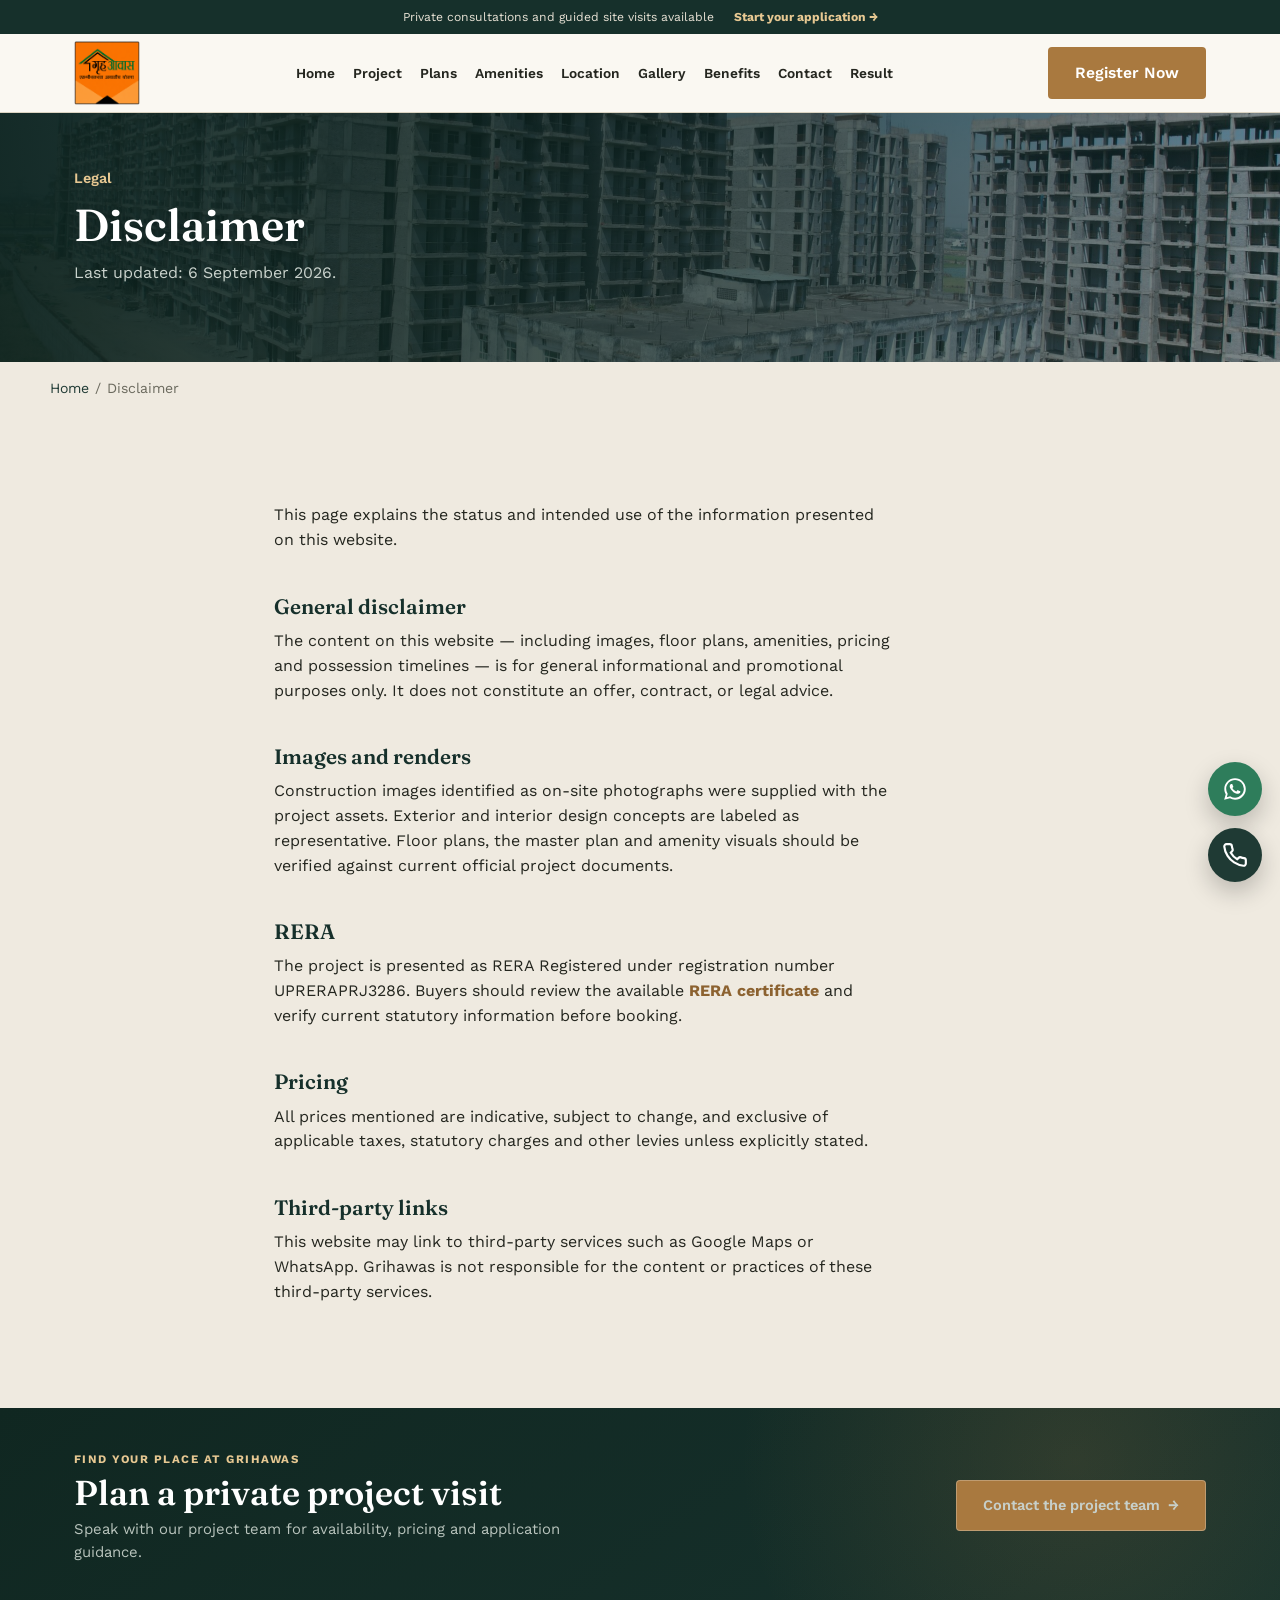
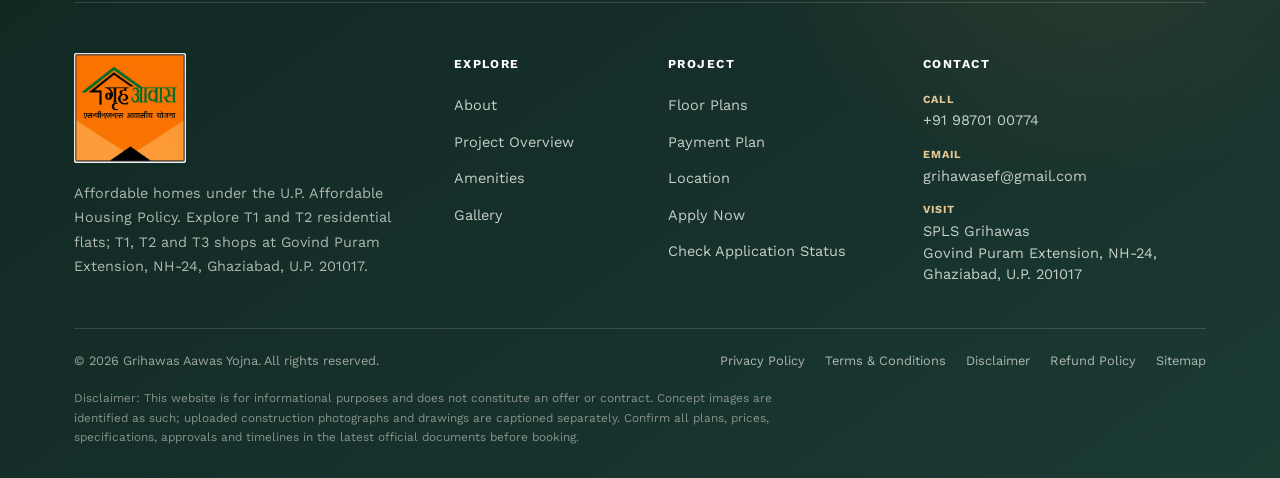
<file: disclaimer.html>
<!DOCTYPE html>
<html lang="en-IN">
<head>
<meta charset="UTF-8">
<meta name="viewport" content="width=device-width, initial-scale=1.0">
<title>Disclaimer | Grihawas</title>
<meta name="description" content="Read important disclaimers regarding pricing, images, RERA status and content on the Grihawas website.">
<link rel="canonical" href="https://grihawas.com/disclaimer.html">
<meta name="robots" content="index, follow">
<link rel="icon" type="image/svg+xml" href="favicon.svg">
<meta property="og:type" content="website">
<meta property="og:title" content="Disclaimer | Grihawas">
<meta property="og:description" content="Read important disclaimers regarding pricing, images, RERA status and content on the Grihawas website.">
<meta property="og:url" content="https://grihawas.com/disclaimer.html">
<meta property="og:image" content="https://grihawas.com/assets/images/hero/spls/project-entrance.webp">
<meta property="og:site_name" content="Grihawas">
<meta name="twitter:card" content="summary_large_image">
<meta name="twitter:title" content="Disclaimer | Grihawas">
<meta name="twitter:description" content="Read important disclaimers regarding pricing, images, RERA status and content on the Grihawas website.">
<meta name="twitter:image" content="https://grihawas.com/assets/images/hero/spls/project-entrance.webp">
<link rel="preconnect" href="https://fonts.googleapis.com"><link rel="preconnect" href="https://fonts.gstatic.com" crossorigin><link href="https://fonts.googleapis.com/css2?family=Fraunces:opsz,wght@9..144,500;9..144,600;9..144,700&family=Work+Sans:wght@400;500;600;700&display=swap" rel="stylesheet">
<link rel="stylesheet" href="assets/css/style.css">
<script type="application/ld+json">{
  "@context": "https://schema.org",
  "@type": "Organization",
  "name": "Grihawas",
  "url": "https://grihawas.com/",
  "logo": "https://grihawas.com/assets/images/brand/grihawas-logo.png",
  "sameAs": []
}</script>
<script type="application/ld+json">{"@context":"https://schema.org","@type":"BreadcrumbList","itemListElement":[{"@type":"ListItem","position":1,"name":"Home","item":"https://grihawas.com/"},{"@type":"ListItem","position":2,"name":"Disclaimer","item":"https://grihawas.com/disclaimer.html"}]}</script>
</head>
<body data-page="disclaimer">
<div id="site-header"></div>
<main id="main-content">

<header class="page-header">
  <div class="container">
    <span class="kicker" style="color:#E7C892;">Legal</span>
    <h1>Disclaimer</h1>
    <p>Last updated: 6 September 2026.</p>
  </div>
</header>
<nav class="breadcrumb container" aria-label="Breadcrumb"><a href="index.html">Home</a><span class="sep">/</span><span aria-current="page">Disclaimer</span></nav>
<section class="section">
  <div class="container legal-body">
    
<p>This page explains the status and intended use of the information presented on this website.</p>
<h2>General disclaimer</h2>
<p>The content on this website — including images, floor plans, amenities, pricing and possession timelines — is for general informational and promotional purposes only. It does not constitute an offer, contract, or legal advice.</p>
<h2>Images and renders</h2>
<p>Construction images identified as on-site photographs were supplied with the project assets. Exterior and interior design concepts are labeled as representative. Floor plans, the master plan and amenity visuals should be verified against current official project documents.</p>
<h2>RERA</h2>
<p>The project is presented as RERA Registered under registration number UPRERAPRJ3286. Buyers should review the available <a class="text-link" href="assets/documents/rera.pdf" target="_blank" rel="noopener">RERA certificate</a> and verify current statutory information before booking.</p>
<h2>Pricing</h2>
<p>All prices mentioned are indicative, subject to change, and exclusive of applicable taxes, statutory charges and other levies unless explicitly stated.</p>
<h2>Third-party links</h2>
<p>This website may link to third-party services such as Google Maps or WhatsApp. Grihawas is not responsible for the content or practices of these third-party services.</p>

  </div>
</section>

</main>
<div id="site-footer"></div>
<div id="site-fabs"></div>

<div class="modal-overlay" id="enquiryModal">
  <div class="modal-box" style="max-width:480px;">
    <button class="modal-close" data-close-modal aria-label="Close">&times;</button>
    <div class="form-card" data-lead-wrap>
      <h3>Enquire Now</h3>
      <p style="color:var(--muted);font-size:0.92rem;">Share your details and our sales team will call you back shortly.</p>
      <form data-lead-form novalidate>
        <div class="form-row">
          <label for="pm-name">Full Name <span class="req">*</span></label>
          <input type="text" id="pm-name" name="fullName" required>
          <span class="form-error">Please enter your full name.</span>
        </div>
        <div class="form-row">
          <label for="pm-phone">Phone Number <span class="req">*</span></label>
          <input type="tel" id="pm-phone" name="phone" placeholder="10-digit mobile number" required>
          <span class="form-error">Enter a valid 10-digit mobile number.</span>
        </div>
        <div class="form-row">
          <label for="pm-email">Email <span class="req">*</span></label>
          <input type="email" id="pm-email" name="email" required>
          <span class="form-error">Enter a valid email address.</span>
        </div>
        <div class="form-row">
          <label for="pm-config">Interested Configuration <span class="req">*</span></label>
          <select id="pm-config" name="configuration" required>
            <option value="">Select configuration</option>
            <option>T1 Residential Plan</option>
            <option>T2 Residential Plan</option>
            <option>Commercial Shop</option>
            <option>Not sure yet</option>
          </select>
          <span class="form-error">Please select a configuration.</span>
        </div>
        <div class="form-row">
          <label for="pm-msg">Message</label>
          <textarea id="pm-msg" name="message" placeholder="Optional message"></textarea>
        </div>
        <button type="submit" class="btn btn-primary btn-block">Submit Enquiry</button>
        <p class="form-note">By submitting, you agree to be contacted about Grihawas. See our <a href="privacy-policy.html">Privacy Policy</a>.</p>
      </form>
      <div class="form-success" style="display:none;">
        <h3>Thank you!</h3>
        <p class="mb-0">Your enquiry has been received. Our team will get in touch with you shortly.</p>
      </div>
    </div>
  </div>
</div>

<div class="modal-overlay" id="lightboxOverlay">
  <div class="modal-box">
    <button class="modal-close" data-close-modal aria-label="Close">&times;</button>
    <button class="modal-nav modal-nav--prev" aria-label="Previous image">&#8592;</button>
    <button class="modal-nav modal-nav--next" aria-label="Next image">&#8594;</button>
    <img alt="" hidden>
    <p class="modal-caption"></p>
  </div>
</div>

<script src="assets/js/config.js"></script>
<script src="assets/js/components.js"></script>
<script src="assets/js/main.js"></script>
</body>
</html>
</file>
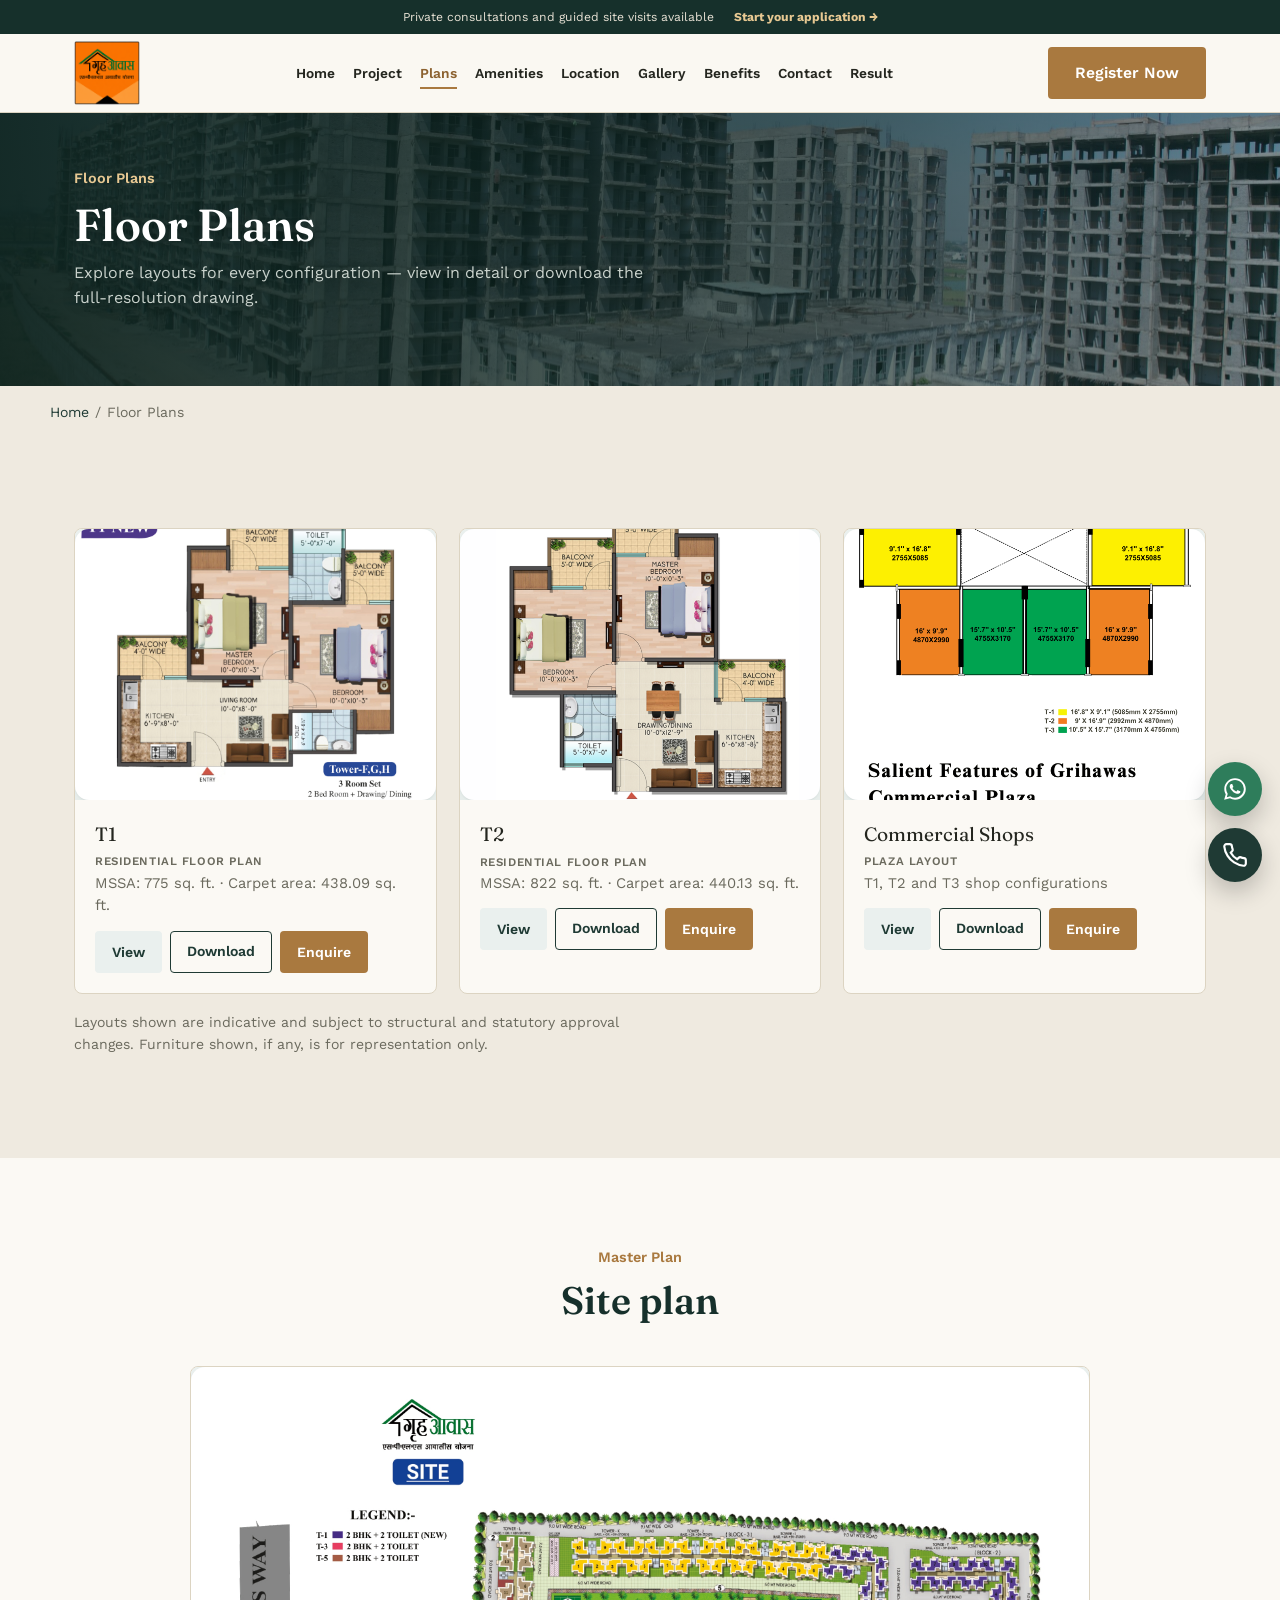
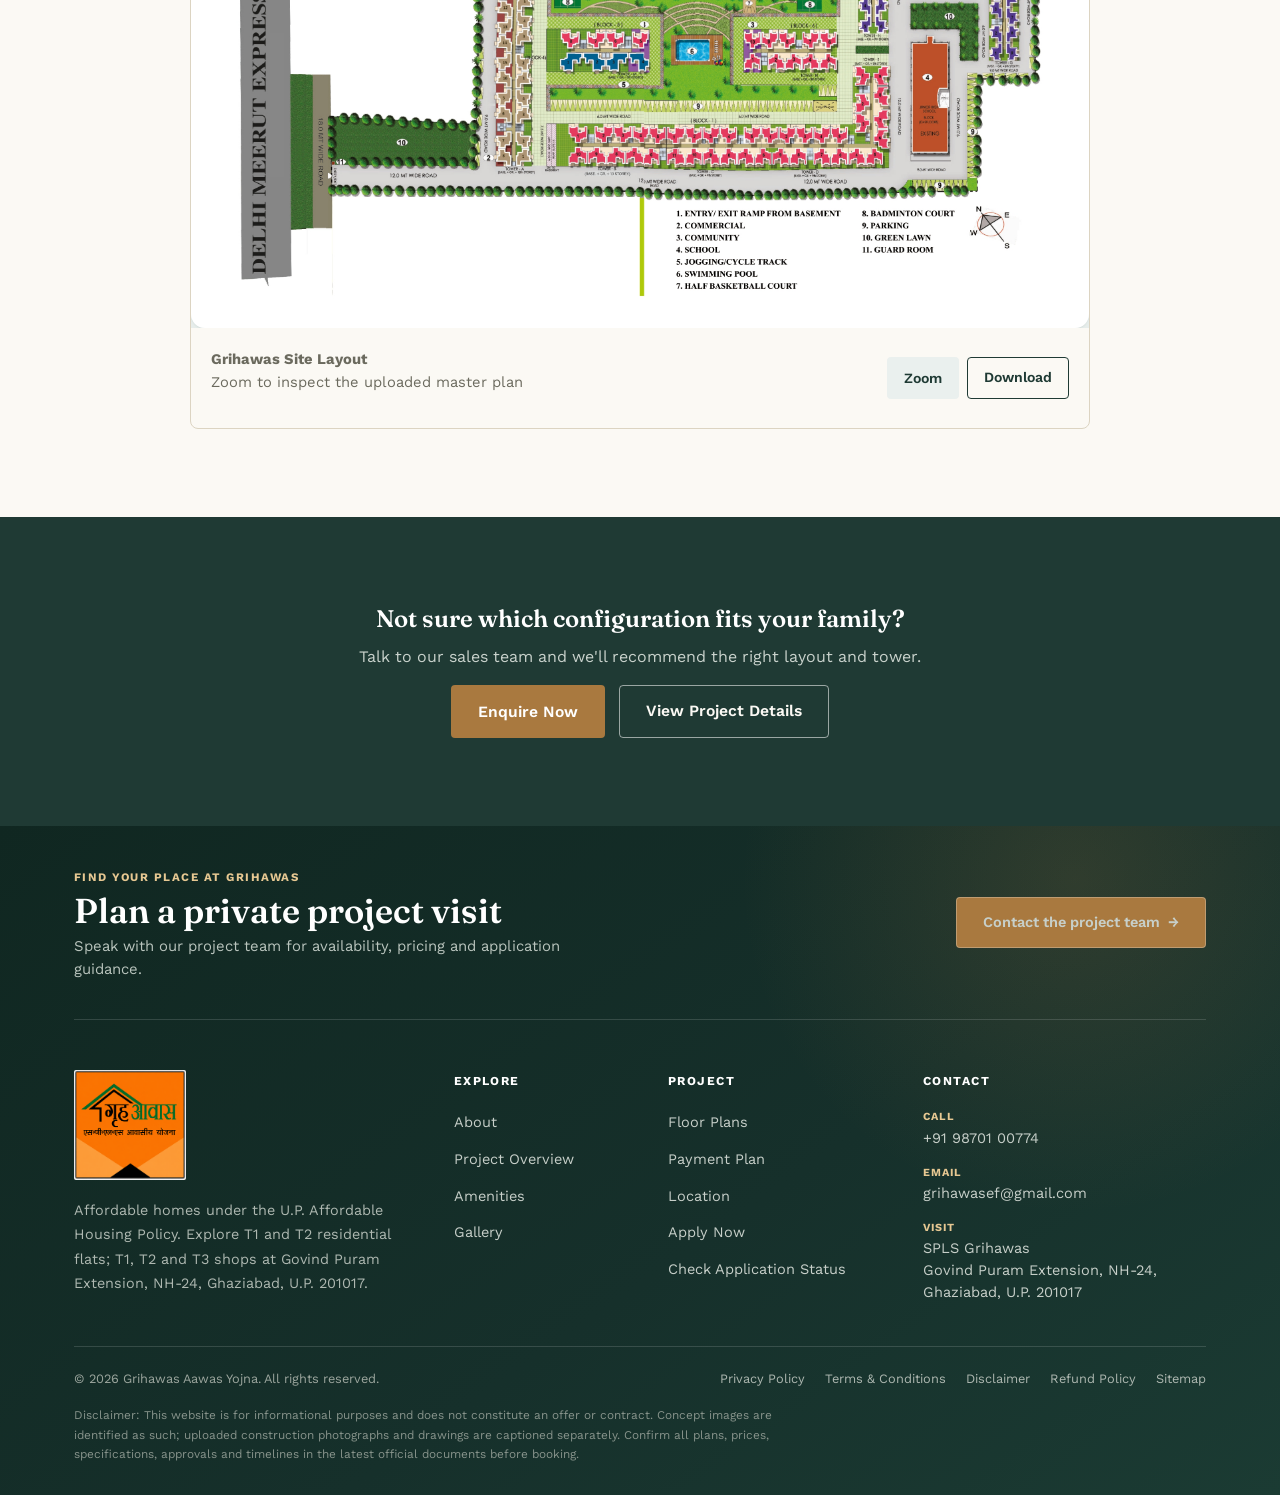
<file: floor-plans.html>
<!DOCTYPE html>
<html lang="en-IN">
<head>
<meta charset="UTF-8">
<meta name="viewport" content="width=device-width, initial-scale=1.0">
<title>Floor Plans | T1, T2 & Commercial Layouts — Grihawas</title>
<meta name="description" content="View and download the uploaded T1 and T2 residential floor plans, commercial shop layout and Grihawas master site plan.">
<link rel="canonical" href="https://grihawas.com/floor-plans.html">
<meta name="robots" content="index, follow">
<link rel="icon" type="image/svg+xml" href="favicon.svg">
<meta property="og:type" content="website">
<meta property="og:title" content="Floor Plans | T1, T2 & Commercial Layouts — Grihawas">
<meta property="og:description" content="View the uploaded residential, commercial and master plan drawings for Grihawas.">
<meta property="og:url" content="https://grihawas.com/floor-plans.html">
<meta property="og:image" content="https://grihawas.com/assets/images/hero/spls/project-entrance.webp">
<meta property="og:site_name" content="Grihawas">
<meta name="twitter:card" content="summary_large_image">
<meta name="twitter:title" content="Floor Plans | T1, T2 & Commercial Layouts — Grihawas">
<meta name="twitter:description" content="View the uploaded residential, commercial and master plan drawings for Grihawas.">
<meta name="twitter:image" content="https://grihawas.com/assets/images/hero/spls/project-entrance.webp">
<link rel="preconnect" href="https://fonts.googleapis.com"><link rel="preconnect" href="https://fonts.gstatic.com" crossorigin><link href="https://fonts.googleapis.com/css2?family=Fraunces:opsz,wght@9..144,500;9..144,600;9..144,700&family=Work+Sans:wght@400;500;600;700&display=swap" rel="stylesheet">
<link rel="stylesheet" href="assets/css/style.css">
<script type="application/ld+json">{
  "@context": "https://schema.org",
  "@type": "Organization",
  "name": "Grihawas",
  "url": "https://grihawas.com/",
  "logo": "https://grihawas.com/assets/images/brand/grihawas-logo.png",
  "sameAs": []
}</script>
<script type="application/ld+json">{"@context":"https://schema.org","@type":"BreadcrumbList","itemListElement":[{"@type":"ListItem","position":1,"name":"Home","item":"https://grihawas.com/"},{"@type":"ListItem","position":2,"name":"Floor Plans","item":"https://grihawas.com/floor-plans.html"}]}</script>
</head>
<body data-page="floor-plans">
<div id="site-header"></div>
<main id="main-content">

<header class="page-header">
  <div class="container">
    <span class="kicker" style="color:#E7C892;">Floor Plans</span>
    <h1>Floor Plans</h1>
    <p>Explore layouts for every configuration — view in detail or download the full-resolution drawing.</p>
  </div>
</header>
<nav class="breadcrumb container" aria-label="Breadcrumb"><a href="index.html">Home</a><span class="sep">/</span><span aria-current="page">Floor Plans</span></nav>
<section class="section" id="residential-plans">
  <div class="container">
    <div class="grid grid-3">
      <div class="plan-card">
  <div class="plan-media plan-media--portrait" data-lightbox-src="gallery/1.png" data-lightbox-caption="T1 residential floor plan — 775 sq. ft. MSSA" data-lightbox-group="plans">
    <img src="gallery/1.png" alt="T1 residential floor plan for Towers F, G and H showing a three-room set" width="2121" height="3000" loading="eager" fetchpriority="high" decoding="sync">
  </div>
  <div class="plan-body">
    <div class="plan-title">T1 <small>Residential Floor Plan</small></div>
    <div class="plan-area">MSSA: 775 sq. ft. · Carpet area: 438.09 sq. ft.</div>
    <div class="plan-actions">
      <button class="btn btn-ghost btn-sm" data-lightbox-src="gallery/1.png" data-lightbox-caption="T1 residential floor plan — 775 sq. ft. MSSA" data-lightbox-group="plans">View</button>
      <a class="btn btn-outline btn-sm" href="gallery/1.png" download data-download>Download</a>
      <button class="btn btn-primary btn-sm" data-open-enquiry>Enquire</button>
    </div>
  </div>
</div>
      <div class="plan-card">
  <div class="plan-media plan-media--portrait" data-lightbox-src="gallery/Griha-Awas-Layouts-1.png" data-lightbox-caption="T2 residential floor plan — 822 sq. ft. MSSA" data-lightbox-group="plans">
    <img src="gallery/Griha-Awas-Layouts-1.png" alt="T2 residential floor plan for Towers I, J and K showing a three-room set" width="1414" height="2000" loading="eager" decoding="sync">
  </div>
  <div class="plan-body">
    <div class="plan-title">T2 <small>Residential Floor Plan</small></div>
    <div class="plan-area">MSSA: 822 sq. ft. · Carpet area: 440.13 sq. ft.</div>
    <div class="plan-actions">
      <button class="btn btn-ghost btn-sm" data-lightbox-src="gallery/Griha-Awas-Layouts-1.png" data-lightbox-caption="T2 residential floor plan — 822 sq. ft. MSSA" data-lightbox-group="plans">View</button>
      <a class="btn btn-outline btn-sm" href="gallery/Griha-Awas-Layouts-1.png" download data-download>Download</a>
      <button class="btn btn-primary btn-sm" data-open-enquiry>Enquire</button>
    </div>
  </div>
</div>
      <div class="plan-card">
  <div class="plan-media plan-media--portrait" id="commercial-plans" data-lightbox-src="gallery/Griha_Awas_Shop_Layout-1.pdf-3.png" data-lightbox-caption="Grihawas Commercial Plaza shop layout" data-lightbox-group="plans">
    <img src="gallery/Griha_Awas_Shop_Layout-1.pdf-3.png" alt="Commercial Plaza layout showing T1, T2 and T3 shop dimensions" width="1414" height="2000" loading="eager" decoding="sync">
  </div>
  <div class="plan-body">
    <div class="plan-title">Commercial Shops <small>Plaza Layout</small></div>
    <div class="plan-area">T1, T2 and T3 shop configurations</div>
    <div class="plan-actions">
      <button class="btn btn-ghost btn-sm" data-lightbox-src="gallery/Griha_Awas_Shop_Layout-1.pdf-3.png" data-lightbox-caption="Grihawas Commercial Plaza shop layout" data-lightbox-group="plans">View</button>
      <a class="btn btn-outline btn-sm" href="gallery/Griha_Awas_Shop_Layout-1.pdf-3.png" download data-download>Download</a>
      <button class="btn btn-primary btn-sm" data-open-enquiry>Enquire</button>
    </div>
  </div>
</div>
    </div>
    <p class="price-note">Layouts shown are indicative and subject to structural and statutory approval changes. Furniture shown, if any, is for representation only.</p>
  </div>
</section>

<section class="section section--paper" id="site-plan">
  <div class="container">
    <div class="section-head center-head">
      <span class="kicker">Master Plan</span>
      <h2>Site plan</h2>
    </div>
    <div class="plan-card" style="max-width:900px;margin:0 auto;">
      <div class="plan-media" style="aspect-ratio:16/10;cursor:zoom-in;" data-lightbox-src="gallery/site-layout2.jpg" data-lightbox-caption="Grihawas master site layout" data-lightbox-group="siteplan2">
        <img src="gallery/site-layout2.jpg" alt="Grihawas master site layout showing residential towers, commercial area, green spaces and amenities" width="3038" height="1688" loading="lazy" decoding="async">
      </div>
      <div class="plan-body" style="display:flex;justify-content:space-between;align-items:center;flex-wrap:wrap;gap:12px;">
        <span class="plan-area mb-0"><strong>Grihawas Site Layout</strong><br>Zoom to inspect the uploaded master plan</span>
        <div class="plan-actions">
          <button class="btn btn-ghost btn-sm" data-lightbox-src="gallery/site-layout2.jpg" data-lightbox-caption="Grihawas master site layout" data-lightbox-group="siteplan2">Zoom</button>
          <a class="btn btn-outline btn-sm" href="gallery/site-layout2.jpg" download data-download>Download</a>
        </div>
      </div>
    </div>
  </div>
</section>

<section class="section section--dark">
  <div class="container text-center" style="max-width:640px;">
    <h2>Not sure which configuration fits your family?</h2>
    <p>Talk to our sales team and we'll recommend the right layout and tower.</p>
    <div class="hero-ctas" style="justify-content:center;">
      <button class="btn btn-primary" data-open-enquiry>Enquire Now</button>
      <a class="btn btn-secondary" href="project.html">View Project Details</a>
    </div>
  </div>
</section>

</main>
<div id="site-footer"></div>
<div id="site-fabs"></div>

<div class="modal-overlay" id="enquiryModal">
  <div class="modal-box" style="max-width:480px;">
    <button class="modal-close" data-close-modal aria-label="Close">&times;</button>
    <div class="form-card" data-lead-wrap>
      <h3>Enquire Now</h3>
      <p style="color:var(--muted);font-size:0.92rem;">Share your details and our sales team will call you back shortly.</p>
      <form data-lead-form novalidate>
        <div class="form-row">
          <label for="pm-name">Full Name <span class="req">*</span></label>
          <input type="text" id="pm-name" name="fullName" required>
          <span class="form-error">Please enter your full name.</span>
        </div>
        <div class="form-row">
          <label for="pm-phone">Phone Number <span class="req">*</span></label>
          <input type="tel" id="pm-phone" name="phone" placeholder="10-digit mobile number" required>
          <span class="form-error">Enter a valid 10-digit mobile number.</span>
        </div>
        <div class="form-row">
          <label for="pm-email">Email <span class="req">*</span></label>
          <input type="email" id="pm-email" name="email" required>
          <span class="form-error">Enter a valid email address.</span>
        </div>
        <div class="form-row">
          <label for="pm-config">Interested Configuration <span class="req">*</span></label>
          <select id="pm-config" name="configuration" required>
            <option value="">Select configuration</option>
            <option>T1 Residential Plan</option>
            <option>T2 Residential Plan</option>
            <option>Commercial Shop</option>
            <option>Not sure yet</option>
          </select>
          <span class="form-error">Please select a configuration.</span>
        </div>
        <div class="form-row">
          <label for="pm-msg">Message</label>
          <textarea id="pm-msg" name="message" placeholder="Optional message"></textarea>
        </div>
        <button type="submit" class="btn btn-primary btn-block">Submit Enquiry</button>
        <p class="form-note">By submitting, you agree to be contacted about Grihawas. See our <a href="privacy-policy.html">Privacy Policy</a>.</p>
      </form>
      <div class="form-success" style="display:none;">
        <h3>Thank you!</h3>
        <p class="mb-0">Your enquiry has been received. Our team will get in touch with you shortly.</p>
      </div>
    </div>
  </div>
</div>

<div class="modal-overlay" id="lightboxOverlay">
  <div class="modal-box">
    <button class="modal-close" data-close-modal aria-label="Close">&times;</button>
    <button class="modal-nav modal-nav--prev" aria-label="Previous image">&#8592;</button>
    <button class="modal-nav modal-nav--next" aria-label="Next image">&#8594;</button>
    <img alt="" hidden>
    <p class="modal-caption"></p>
  </div>
</div>

<script src="assets/js/config.js"></script>
<script src="assets/js/components.js"></script>
<script src="assets/js/main.js"></script>
</body>
</html>
</file>
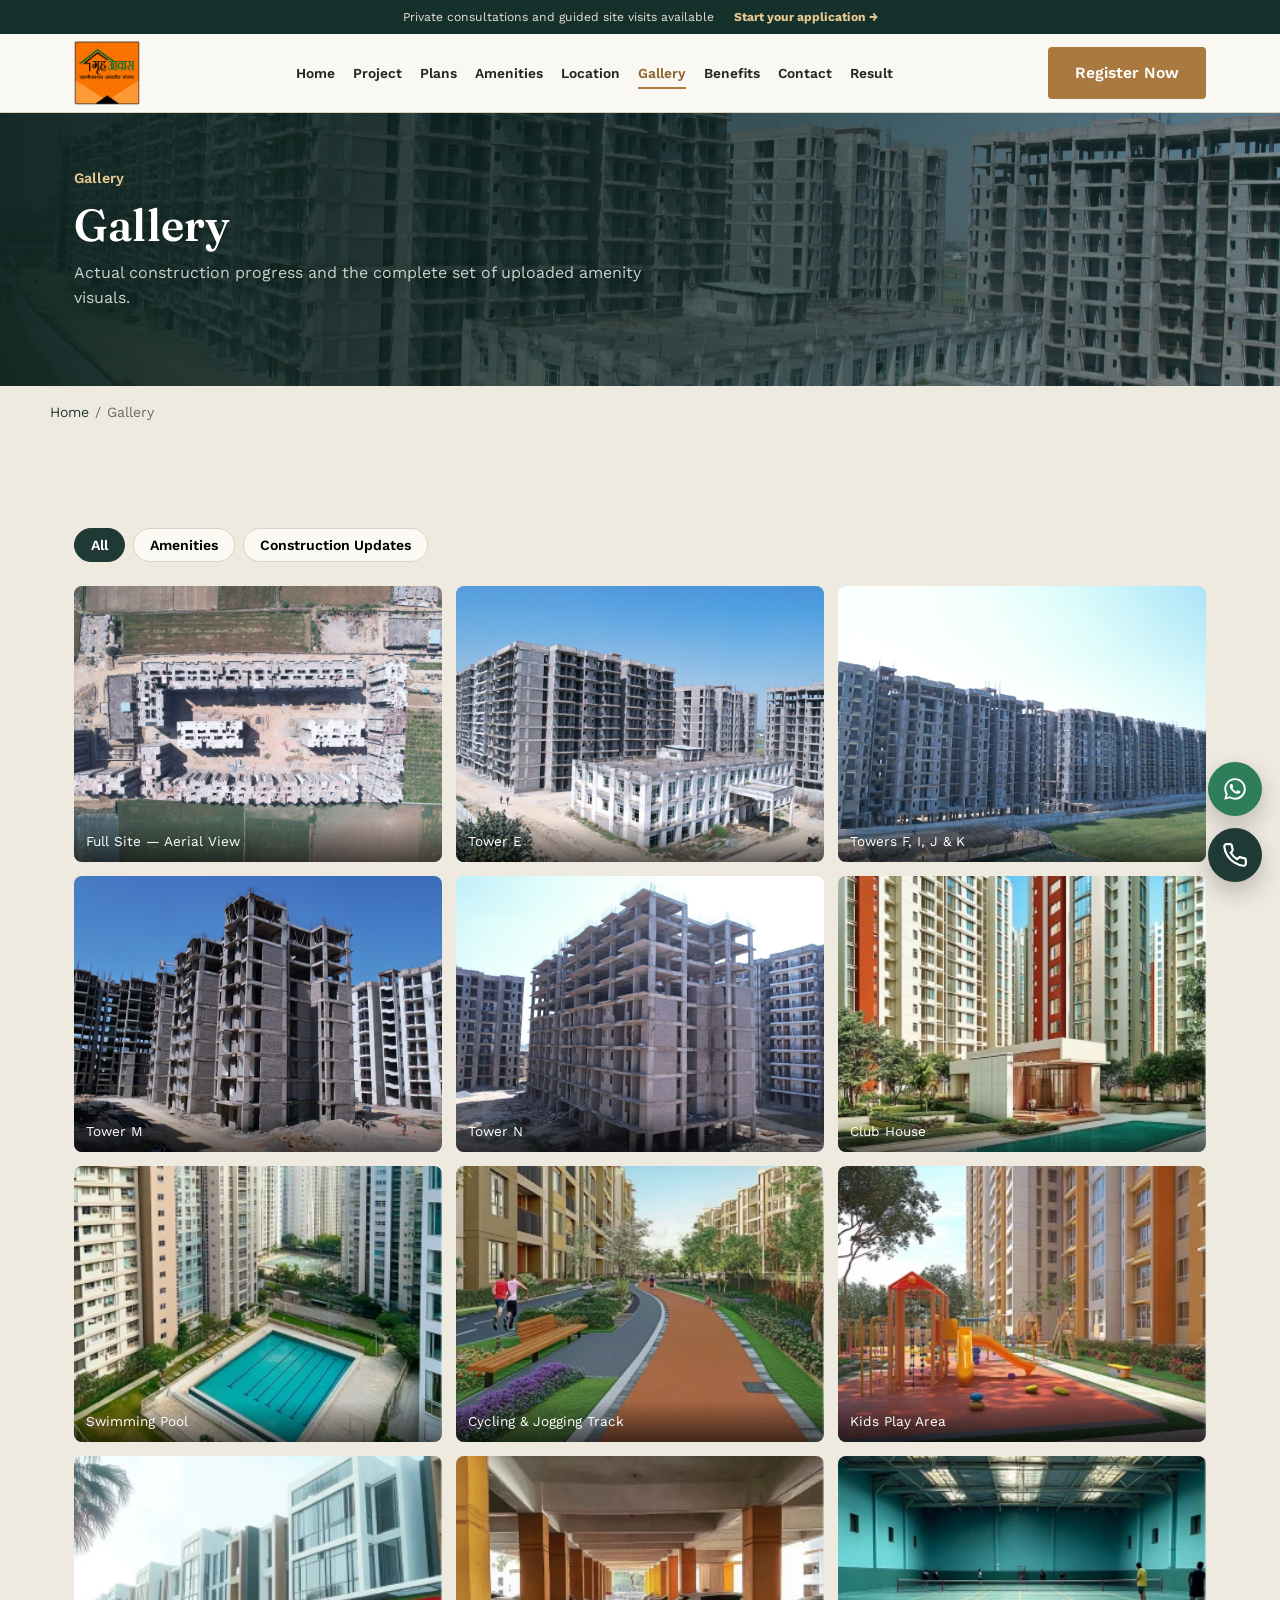
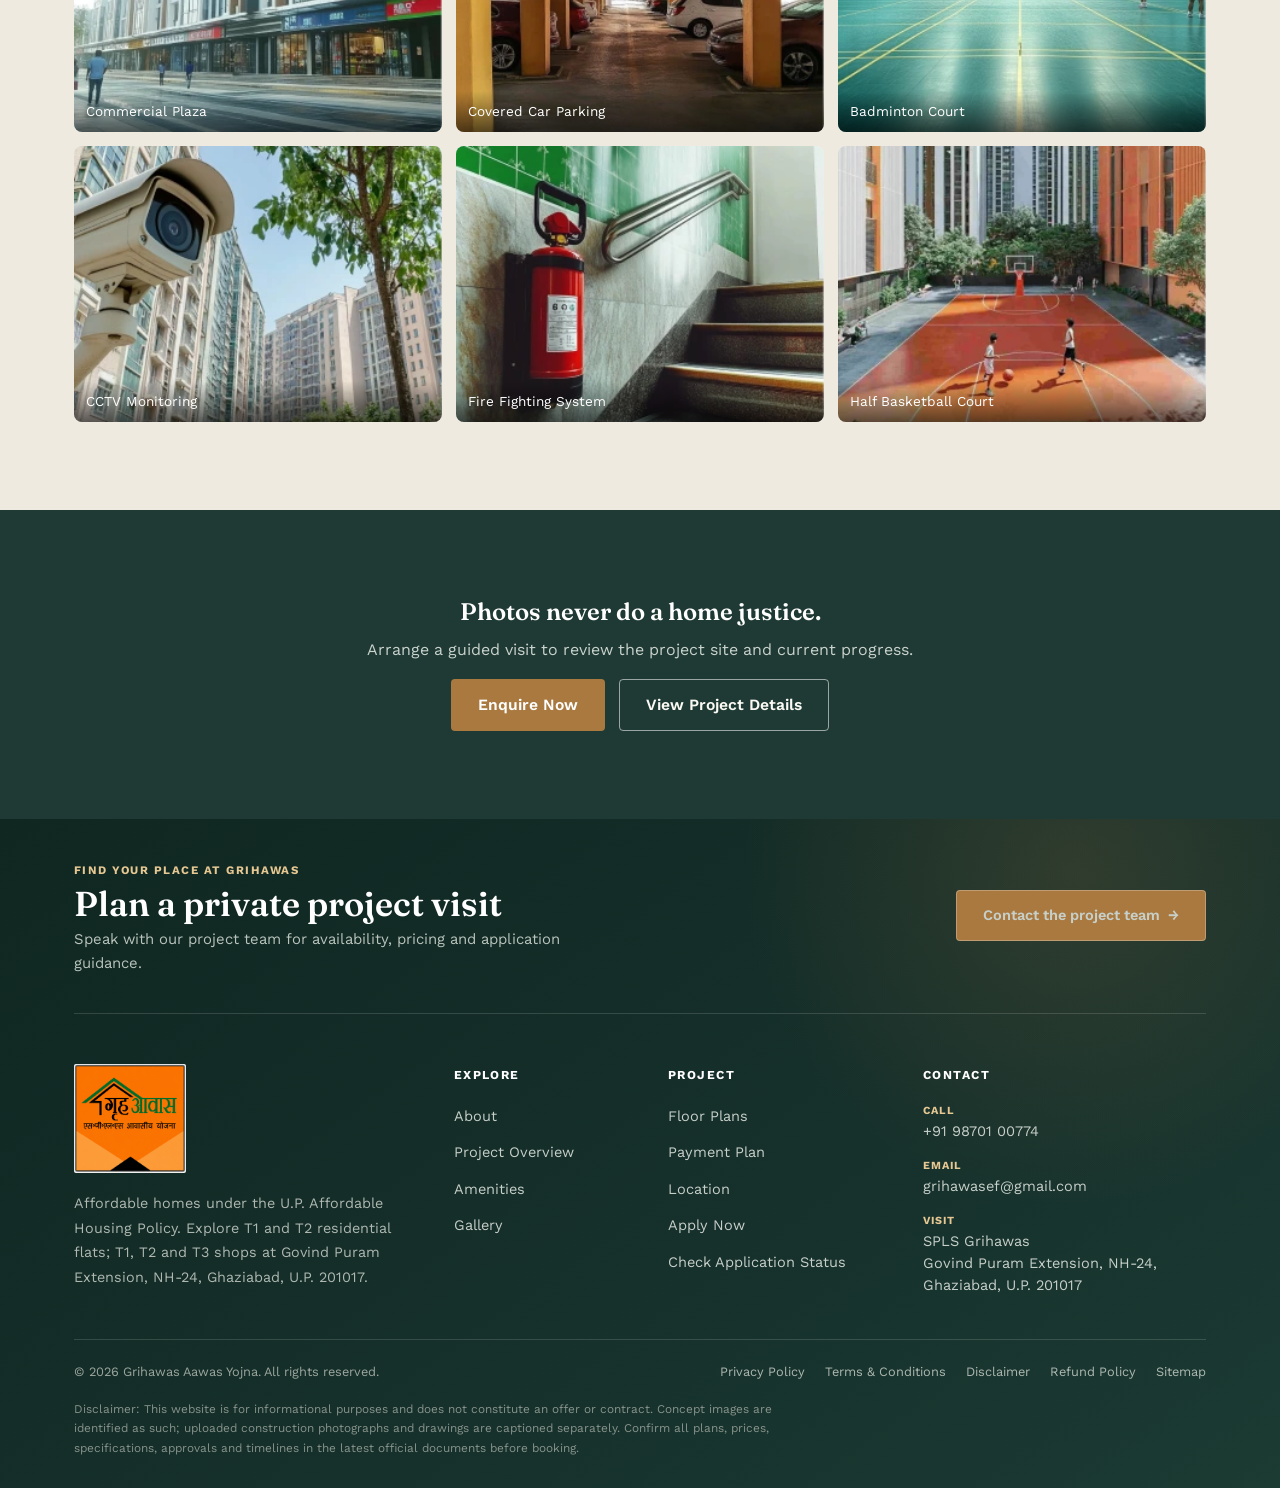
<file: gallery.html>
<!DOCTYPE html>
<html lang="en-IN">
<head>
<meta charset="UTF-8">
<meta name="viewport" content="width=device-width, initial-scale=1.0">
<title>Gallery | Grihawas Construction &amp; Amenities</title>
<meta name="description" content="Explore actual Grihawas construction photographs and the complete collection of uploaded project amenity visuals.">
<link rel="canonical" href="https://grihawas.com/gallery.html">
<meta name="robots" content="index, follow">
<link rel="icon" type="image/svg+xml" href="favicon.svg">
<meta property="og:type" content="website">
<meta property="og:title" content="Gallery | Grihawas Photos — Exteriors, Interiors & Amenities">
<meta property="og:description" content="Browse the Grihawas photo gallery — exteriors, interiors, amenities and live construction updates.">
<meta property="og:url" content="https://grihawas.com/gallery.html">
<meta property="og:image" content="https://grihawas.com/assets/images/hero/spls/project-entrance.webp">
<meta property="og:site_name" content="Grihawas">
<meta name="twitter:card" content="summary_large_image">
<meta name="twitter:title" content="Gallery | Grihawas Photos — Exteriors, Interiors & Amenities">
<meta name="twitter:description" content="Browse the Grihawas photo gallery — exteriors, interiors, amenities and live construction updates.">
<meta name="twitter:image" content="https://grihawas.com/assets/images/hero/spls/project-entrance.webp">
<link rel="preconnect" href="https://fonts.googleapis.com"><link rel="preconnect" href="https://fonts.gstatic.com" crossorigin><link href="https://fonts.googleapis.com/css2?family=Fraunces:opsz,wght@9..144,500;9..144,600;9..144,700&family=Work+Sans:wght@400;500;600;700&display=swap" rel="stylesheet">
<link rel="stylesheet" href="assets/css/style.css">
<script type="application/ld+json">{
  "@context": "https://schema.org",
  "@type": "Organization",
  "name": "Grihawas",
  "url": "https://grihawas.com/",
  "logo": "https://grihawas.com/assets/images/brand/grihawas-logo.png",
  "sameAs": []
}</script>
<script type="application/ld+json">{"@context":"https://schema.org","@type":"BreadcrumbList","itemListElement":[{"@type":"ListItem","position":1,"name":"Home","item":"https://grihawas.com/"},{"@type":"ListItem","position":2,"name":"Gallery","item":"https://grihawas.com/gallery.html"}]}</script>
</head>
<body data-page="gallery">
<div id="site-header"></div>
<main id="main-content">

<header class="page-header">
  <div class="container">
    <span class="kicker" style="color:#E7C892;">Gallery</span>
    <h1>Gallery</h1>
    <p>Actual construction progress and the complete set of uploaded amenity visuals.</p>
  </div>
</header>
<nav class="breadcrumb container" aria-label="Breadcrumb"><a href="index.html">Home</a><span class="sep">/</span><span aria-current="page">Gallery</span></nav>
<section class="section">
  <div class="container">
    <div class="gallery-filters" data-gallery-filters>
      <button class="is-active" data-filter="all">All</button>
      <button data-filter="amenities">Amenities</button>
      <button data-filter="construction">Construction Updates</button>
    </div>
    <div class="gallery-grid">
      <div class="gallery-item" data-gallery-item data-category="construction" data-lightbox-src="gallery/Full-Site-scaled.jpg" data-lightbox-caption="Aerial view of the complete Grihawas site" data-lightbox-group="actual-gallery"><img src="gallery/Full-Site-scaled.jpg" alt="Aerial construction view of the complete Grihawas site" width="2560" height="1440" loading="eager" decoding="async"><span class="gallery-caption">Full Site — Aerial View</span></div>
      <div class="gallery-item" data-gallery-item data-category="construction" data-lightbox-src="gallery/Tower-E-scaled.jpg" data-lightbox-caption="Tower E construction progress" data-lightbox-group="actual-gallery"><img src="gallery/Tower-E-scaled.jpg" alt="Construction progress at Grihawas Tower E" width="2560" height="1440" loading="lazy" decoding="async"><span class="gallery-caption">Tower E</span></div>
      <div class="gallery-item" data-gallery-item data-category="construction" data-lightbox-src="gallery/Tower-FIJK-scaled.jpg" data-lightbox-caption="Towers F, I, J and K construction progress" data-lightbox-group="actual-gallery"><img src="gallery/Tower-FIJK-scaled.jpg" alt="Construction progress at Grihawas Towers F, I, J and K" width="2560" height="1440" loading="lazy" decoding="async"><span class="gallery-caption">Towers F, I, J &amp; K</span></div>
      <div class="gallery-item" data-gallery-item data-category="construction" data-lightbox-src="gallery/Tower-M-scaled.jpg" data-lightbox-caption="Tower M construction progress" data-lightbox-group="actual-gallery"><img src="gallery/Tower-M-scaled.jpg" alt="Construction progress at Grihawas Tower M" width="2560" height="1440" loading="lazy" decoding="async"><span class="gallery-caption">Tower M</span></div>
      <div class="gallery-item" data-gallery-item data-category="construction" data-lightbox-src="gallery/Tower-N-scaled.jpg" data-lightbox-caption="Tower N construction progress" data-lightbox-group="actual-gallery"><img src="gallery/Tower-N-scaled.jpg" alt="Construction progress at Grihawas Tower N" width="2560" height="1440" loading="lazy" decoding="async"><span class="gallery-caption">Tower N</span></div>
      <div class="gallery-item" data-gallery-item data-category="amenities" data-lightbox-src="gallery/Club-House.webp" data-lightbox-caption="Club House" data-lightbox-group="actual-gallery"><img src="gallery/Club-House.webp" alt="Grihawas club house and pool area" width="305" height="305" loading="lazy" decoding="async"><span class="gallery-caption">Club House</span></div>
      <div class="gallery-item" data-gallery-item data-category="amenities" data-lightbox-src="gallery/Swimming-Pool.webp" data-lightbox-caption="Swimming Pool" data-lightbox-group="actual-gallery"><img src="gallery/Swimming-Pool.webp" alt="Swimming pool surrounded by residential towers" width="305" height="305" loading="lazy" decoding="async"><span class="gallery-caption">Swimming Pool</span></div>
      <div class="gallery-item" data-gallery-item data-category="amenities" data-lightbox-src="gallery/Cycling-jogging-track.webp" data-lightbox-caption="Cycling and jogging track" data-lightbox-group="actual-gallery"><img src="gallery/Cycling-jogging-track.webp" alt="Landscaped cycling and jogging track" width="305" height="305" loading="lazy" decoding="async"><span class="gallery-caption">Cycling &amp; Jogging Track</span></div>
      <div class="gallery-item" data-gallery-item data-category="amenities" data-lightbox-src="gallery/Kids-Play-Area.webp" data-lightbox-caption="Kids Play Area" data-lightbox-group="actual-gallery"><img src="gallery/Kids-Play-Area.webp" alt="Children's play area beside residential towers" width="305" height="305" loading="lazy" decoding="async"><span class="gallery-caption">Kids Play Area</span></div>
      <div class="gallery-item" data-gallery-item data-category="amenities" data-lightbox-src="gallery/Commercial-Plaza-within-society.webp" data-lightbox-caption="Commercial Plaza" data-lightbox-group="actual-gallery"><img src="gallery/Commercial-Plaza-within-society.webp" alt="Commercial plaza within a residential community" width="305" height="305" loading="lazy" decoding="async"><span class="gallery-caption">Commercial Plaza</span></div>
      <div class="gallery-item" data-gallery-item data-category="amenities" data-lightbox-src="gallery/Covered-Car-Parking.webp" data-lightbox-caption="Covered Car Parking" data-lightbox-group="actual-gallery"><img src="gallery/Covered-Car-Parking.webp" alt="Covered resident car parking area" width="305" height="305" loading="lazy" decoding="async"><span class="gallery-caption">Covered Car Parking</span></div>
      <div class="gallery-item" data-gallery-item data-category="amenities" data-lightbox-src="gallery/Badminton-court.webp" data-lightbox-caption="Badminton Court" data-lightbox-group="actual-gallery"><img src="gallery/Badminton-court.webp" alt="Indoor badminton court" width="305" height="305" loading="lazy" decoding="async"><span class="gallery-caption">Badminton Court</span></div>
      <div class="gallery-item" data-gallery-item data-category="amenities" data-lightbox-src="gallery/CCTV.webp" data-lightbox-caption="CCTV monitoring" data-lightbox-group="actual-gallery"><img src="gallery/CCTV.webp" alt="CCTV security camera overlooking residential towers" width="305" height="305" loading="lazy" decoding="async"><span class="gallery-caption">CCTV Monitoring</span></div>
      <div class="gallery-item" data-gallery-item data-category="amenities" data-lightbox-src="gallery/Fire-fighting-system.webp" data-lightbox-caption="Fire fighting system" data-lightbox-group="actual-gallery"><img src="gallery/Fire-fighting-system.webp" alt="Fire extinguisher installed beside a common staircase" width="305" height="305" loading="lazy" decoding="async"><span class="gallery-caption">Fire Fighting System</span></div>
      <div class="gallery-item" data-gallery-item data-category="amenities" data-lightbox-src="gallery/Half-Basket-Ball-Court.webp" data-lightbox-caption="Half basketball court" data-lightbox-group="actual-gallery"><img src="gallery/Half-Basket-Ball-Court.webp" alt="Half basketball court between residential towers" width="305" height="305" loading="lazy" decoding="async"><span class="gallery-caption">Half Basketball Court</span></div>
    </div>
  </div>
</section>

<section class="section section--dark">
  <div class="container text-center" style="max-width:640px;">
    <h2>Photos never do a home justice.</h2>
    <p>Arrange a guided visit to review the project site and current progress.</p>
    <div class="hero-ctas" style="justify-content:center;">
      <button class="btn btn-primary" data-open-enquiry>Enquire Now</button>
      <a class="btn btn-secondary" href="project.html">View Project Details</a>
    </div>
  </div>
</section>

</main>
<div id="site-footer"></div>
<div id="site-fabs"></div>

<div class="modal-overlay" id="enquiryModal">
  <div class="modal-box" style="max-width:480px;">
    <button class="modal-close" data-close-modal aria-label="Close">&times;</button>
    <div class="form-card" data-lead-wrap>
      <h3>Enquire Now</h3>
      <p style="color:var(--muted);font-size:0.92rem;">Share your details and our sales team will call you back shortly.</p>
      <form data-lead-form novalidate>
        <div class="form-row">
          <label for="pm-name">Full Name <span class="req">*</span></label>
          <input type="text" id="pm-name" name="fullName" required>
          <span class="form-error">Please enter your full name.</span>
        </div>
        <div class="form-row">
          <label for="pm-phone">Phone Number <span class="req">*</span></label>
          <input type="tel" id="pm-phone" name="phone" placeholder="10-digit mobile number" required>
          <span class="form-error">Enter a valid 10-digit mobile number.</span>
        </div>
        <div class="form-row">
          <label for="pm-email">Email <span class="req">*</span></label>
          <input type="email" id="pm-email" name="email" required>
          <span class="form-error">Enter a valid email address.</span>
        </div>
        <div class="form-row">
          <label for="pm-config">Interested Configuration <span class="req">*</span></label>
          <select id="pm-config" name="configuration" required>
            <option value="">Select configuration</option>
            <option>T1 Residential Plan</option>
            <option>T2 Residential Plan</option>
            <option>Commercial Shop</option>
            <option>Not sure yet</option>
          </select>
          <span class="form-error">Please select a configuration.</span>
        </div>
        <div class="form-row">
          <label for="pm-msg">Message</label>
          <textarea id="pm-msg" name="message" placeholder="Optional message"></textarea>
        </div>
        <button type="submit" class="btn btn-primary btn-block">Submit Enquiry</button>
        <p class="form-note">By submitting, you agree to be contacted about Grihawas. See our <a href="privacy-policy.html">Privacy Policy</a>.</p>
      </form>
      <div class="form-success" style="display:none;">
        <h3>Thank you!</h3>
        <p class="mb-0">Your enquiry has been received. Our team will get in touch with you shortly.</p>
      </div>
    </div>
  </div>
</div>

<div class="modal-overlay" id="lightboxOverlay">
  <div class="modal-box">
    <button class="modal-close" data-close-modal aria-label="Close">&times;</button>
    <button class="modal-nav modal-nav--prev" aria-label="Previous image">&#8592;</button>
    <button class="modal-nav modal-nav--next" aria-label="Next image">&#8594;</button>
    <img alt="" hidden>
    <p class="modal-caption"></p>
  </div>
</div>

<script src="assets/js/config.js"></script>
<script src="assets/js/components.js"></script>
<script src="assets/js/main.js"></script>
</body>
</html>
</file>
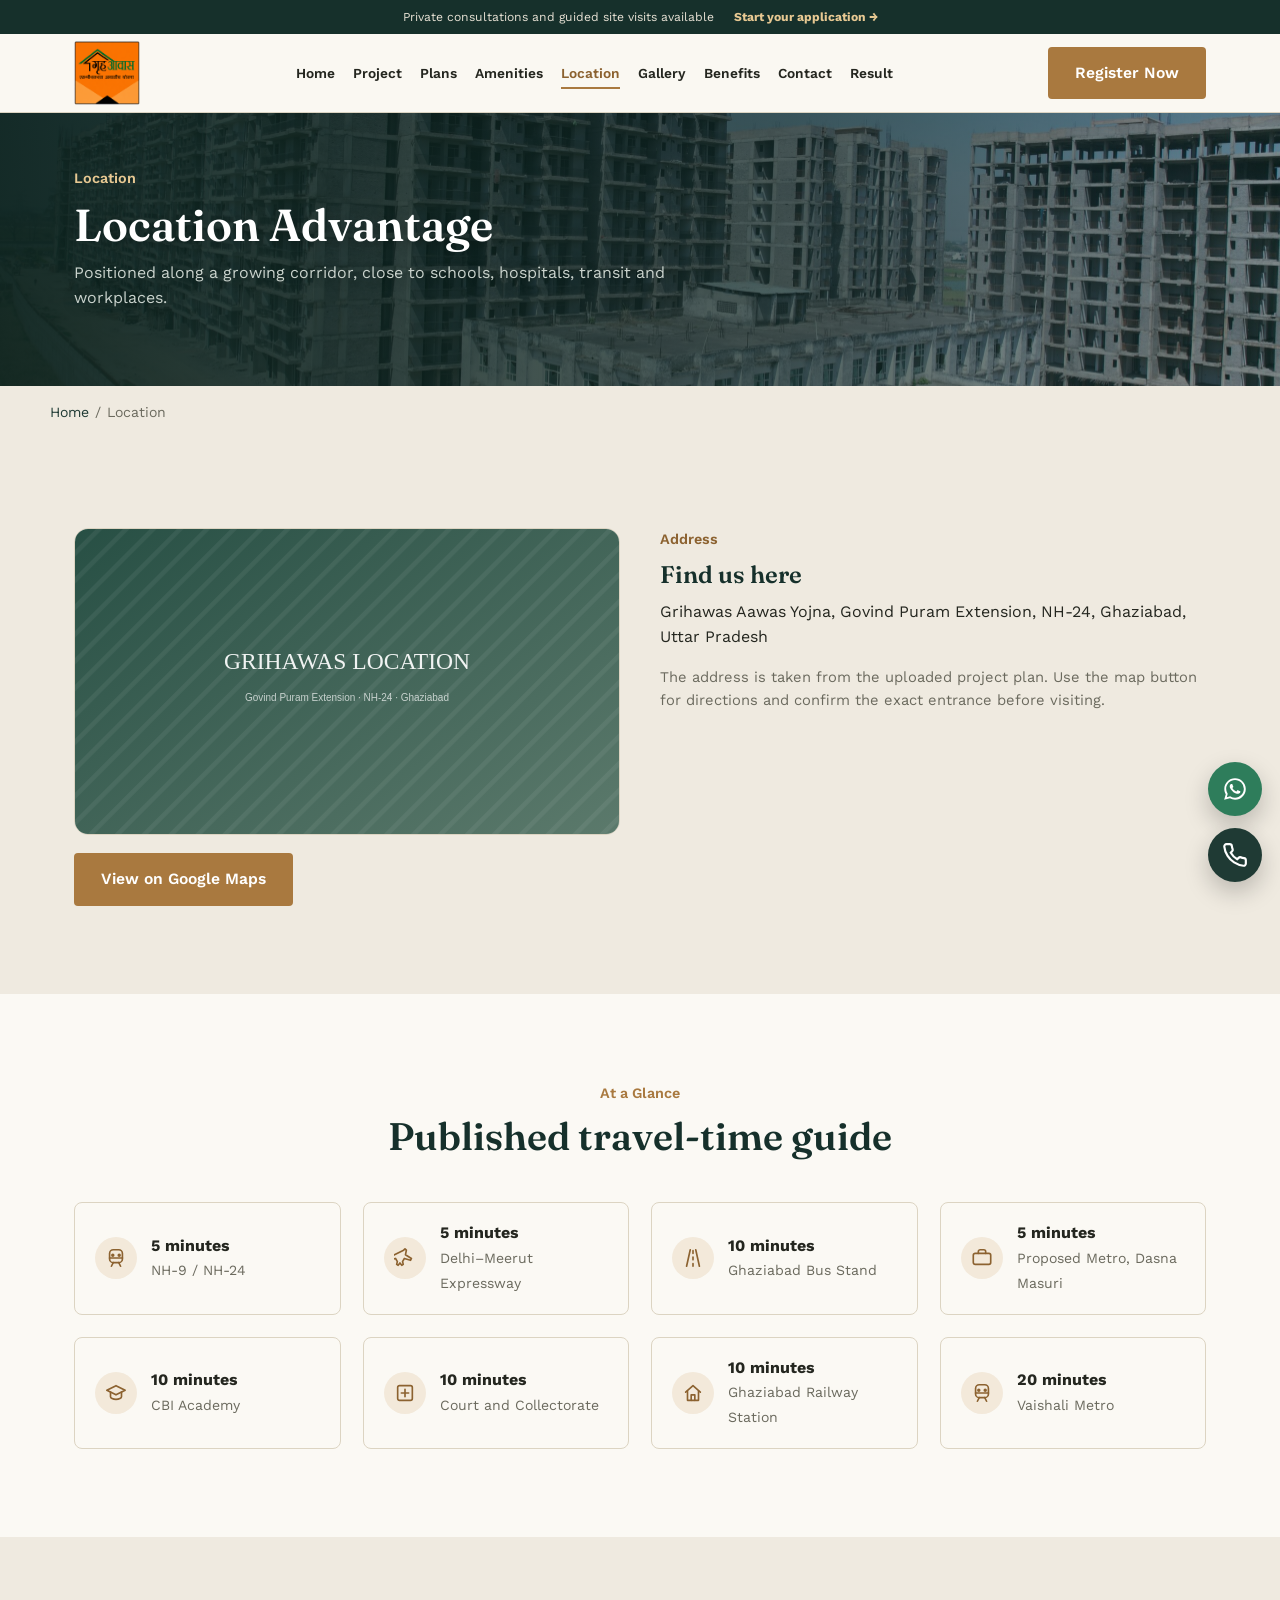
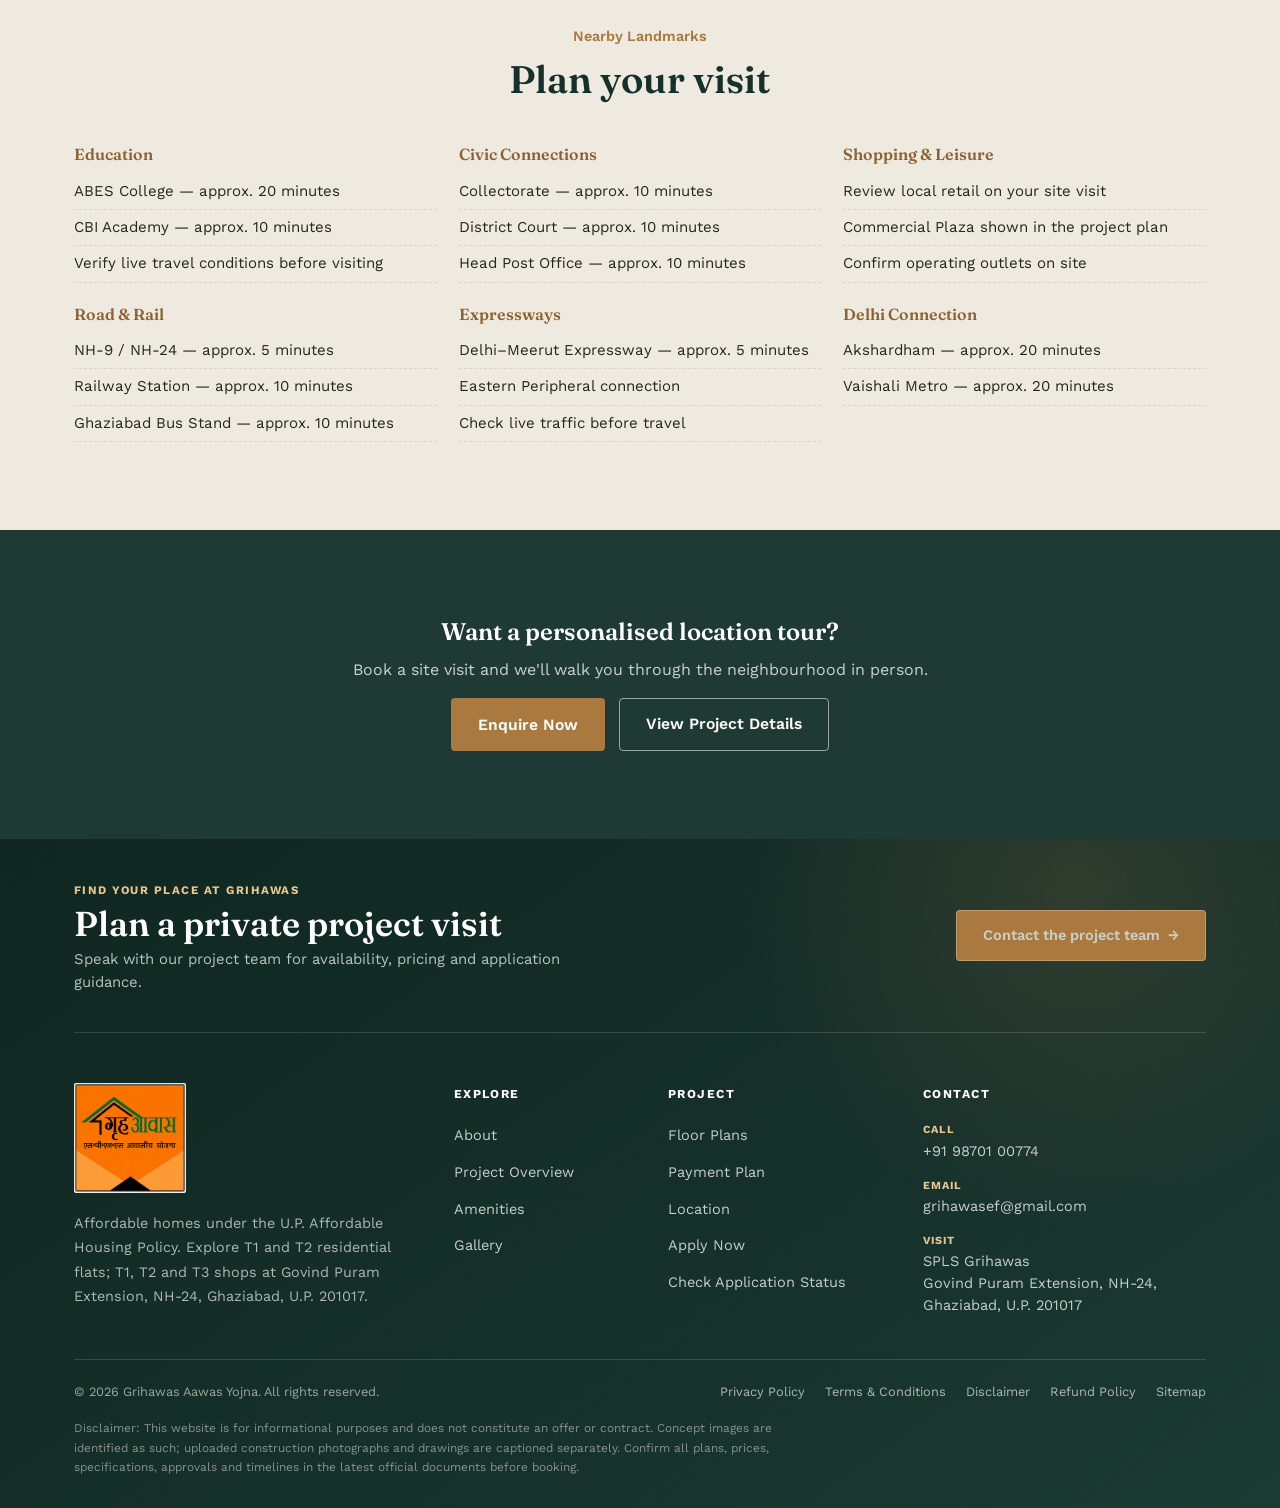
<file: location.html>
<!DOCTYPE html>
<html lang="en-IN">
<head>
<meta charset="UTF-8">
<meta name="viewport" content="width=device-width, initial-scale=1.0">
<title>Location | Grihawas Aawas Yojna, Ghaziabad</title>
<meta name="description" content="Find Grihawas Aawas Yojna at Govind Puram Extension, NH-24, Ghaziabad and open the location in Google Maps.">
<link rel="canonical" href="https://grihawas.com/location.html">
<meta name="robots" content="index, follow">
<link rel="icon" type="image/svg+xml" href="favicon.svg">
<meta property="og:type" content="website">
<meta property="og:title" content="Location | Grihawas Aawas Yojna, Ghaziabad">
<meta property="og:description" content="Find Grihawas Aawas Yojna at Govind Puram Extension, NH-24, Ghaziabad.">
<meta property="og:url" content="https://grihawas.com/location.html">
<meta property="og:image" content="https://grihawas.com/assets/images/hero/spls/project-entrance.webp">
<meta property="og:site_name" content="Grihawas">
<meta name="twitter:card" content="summary_large_image">
<meta name="twitter:title" content="Location | Grihawas Aawas Yojna, Ghaziabad">
<meta name="twitter:description" content="Find Grihawas Aawas Yojna at Govind Puram Extension, NH-24, Ghaziabad.">
<meta name="twitter:image" content="https://grihawas.com/assets/images/hero/spls/project-entrance.webp">
<link rel="preconnect" href="https://fonts.googleapis.com"><link rel="preconnect" href="https://fonts.gstatic.com" crossorigin><link href="https://fonts.googleapis.com/css2?family=Fraunces:opsz,wght@9..144,500;9..144,600;9..144,700&family=Work+Sans:wght@400;500;600;700&display=swap" rel="stylesheet">
<link rel="stylesheet" href="assets/css/style.css">
<script type="application/ld+json">{
  "@context": "https://schema.org",
  "@type": "Organization",
  "name": "Grihawas",
  "url": "https://grihawas.com/",
  "logo": "https://grihawas.com/assets/images/brand/grihawas-logo.png",
  "sameAs": []
}</script>
<script type="application/ld+json">{"@context":"https://schema.org","@type":"BreadcrumbList","itemListElement":[{"@type":"ListItem","position":1,"name":"Home","item":"https://grihawas.com/"},{"@type":"ListItem","position":2,"name":"Location","item":"https://grihawas.com/location.html"}]}</script>
</head>
<body data-page="location">
<div id="site-header"></div>
<main id="main-content">

<header class="page-header">
  <div class="container">
    <span class="kicker" style="color:#E7C892;">Location</span>
    <h1>Location Advantage</h1>
    <p>Positioned along a growing corridor, close to schools, hospitals, transit and workplaces.</p>
  </div>
</header>
<nav class="breadcrumb container" aria-label="Breadcrumb"><a href="index.html">Home</a><span class="sep">/</span><span aria-current="page">Location</span></nav>
<section class="section">
  <div class="container grid grid-2" style="gap:40px;align-items:start;">
    <div>
      <div class="map-embed">
        <img src="assets/images/location/grihawas-location-map.svg" alt="Location card for Grihawas at Govind Puram Extension, NH-24, Ghaziabad" width="1200" height="700" loading="lazy" style="width:100%;height:100%;object-fit:cover;">
      </div>
      <a class="btn btn-primary" style="margin-top:18px;" href="https://maps.google.com/?q=Govind+Puram+Extension+NH-24+Ghaziabad" target="_blank" rel="noopener">View on Google Maps</a>
    </div>
    <div>
      <span class="kicker">Address</span>
      <h2>Find us here</h2>
      <p>Grihawas Aawas Yojna, Govind Puram Extension, NH-24, Ghaziabad, Uttar Pradesh</p>
      <p style="color:var(--muted);font-size:0.92rem;">The address is taken from the uploaded project plan. Use the map button for directions and confirm the exact entrance before visiting.</p>
    </div>
  </div>
</section>

<section class="section section--paper">
  <div class="container">
    <div class="section-head center-head">
      <span class="kicker">At a Glance</span>
      <h2>Published travel-time guide</h2>
    </div>
    <div class="grid grid-4">
      <div class="distance-card">
  <div class="icon-wrap"><svg viewBox="0 0 24 24" fill="none" stroke="currentColor" stroke-width="1.8" stroke-linecap="round" stroke-linejoin="round" aria-hidden="true"><rect x="5" y="3" width="14" height="14" rx="4"/><path d="M5 12h14M9 17l-2 4M15 17l2 4"/><circle cx="8.5" cy="9" r="1"/><circle cx="15.5" cy="9" r="1"/></svg></div>
  <div><strong>5 minutes</strong><span>NH-9 / NH-24</span></div>
</div>
      <div class="distance-card">
  <div class="icon-wrap"><svg viewBox="0 0 24 24" fill="none" stroke="currentColor" stroke-width="1.8" stroke-linecap="round" stroke-linejoin="round" aria-hidden="true"><path d="M10.5 3.5 12 2l1.5 1.5-1 5 6.5 4-1 2-6.7-2-2 3.4.8 3.1-1.6 1-2-2.6-2 2.6-1.6-1 .8-3.1-2-3.4-6.7 2-1-2 6.5-4z"/></svg></div>
  <div><strong>5 minutes</strong><span>Delhi–Meerut Expressway</span></div>
</div>
      <div class="distance-card">
  <div class="icon-wrap"><svg viewBox="0 0 24 24" fill="none" stroke="currentColor" stroke-width="1.8" stroke-linecap="round" stroke-linejoin="round" aria-hidden="true"><path d="M9 3 5 21M15 3l4 18"/><path d="M12 4v3M12 11v3M12 18v3"/></svg></div>
  <div><strong>10 minutes</strong><span>Ghaziabad Bus Stand</span></div>
</div>
      <div class="distance-card">
  <div class="icon-wrap"><svg viewBox="0 0 24 24" fill="none" stroke="currentColor" stroke-width="1.8" stroke-linecap="round" stroke-linejoin="round" aria-hidden="true"><rect x="2.5" y="7" width="19" height="12" rx="2"/><path d="M8 7V5a2 2 0 0 1 2-2h4a2 2 0 0 1 2 2v2"/></svg></div>
  <div><strong>5 minutes</strong><span>Proposed Metro, Dasna Masuri</span></div>
</div>
      <div class="distance-card">
  <div class="icon-wrap"><svg viewBox="0 0 24 24" fill="none" stroke="currentColor" stroke-width="1.8" stroke-linecap="round" stroke-linejoin="round" aria-hidden="true"><path d="m2 9 10-5 10 5-10 5-10-5z"/><path d="M6 11v5c0 1.5 2.7 3 6 3s6-1.5 6-3v-5"/></svg></div>
  <div><strong>10 minutes</strong><span>CBI Academy</span></div>
</div>
      <div class="distance-card">
  <div class="icon-wrap"><svg viewBox="0 0 24 24" fill="none" stroke="currentColor" stroke-width="1.8" stroke-linecap="round" stroke-linejoin="round" aria-hidden="true"><rect x="4" y="4" width="16" height="16" rx="2"/><path d="M12 8v8M8 12h8"/></svg></div>
  <div><strong>10 minutes</strong><span>Court and Collectorate</span></div>
</div>
      <div class="distance-card">
  <div class="icon-wrap"><svg viewBox="0 0 24 24" fill="none" stroke="currentColor" stroke-width="1.8" stroke-linecap="round" stroke-linejoin="round" aria-hidden="true"><path d="M4 11 12 4l8 7"/><path d="M6 10v10h12V10"/><path d="M10 20v-6h4v6"/></svg></div>
  <div><strong>10 minutes</strong><span>Ghaziabad Railway Station</span></div>
</div>
      <div class="distance-card">
  <div class="icon-wrap"><svg viewBox="0 0 24 24" fill="none" stroke="currentColor" stroke-width="1.8" stroke-linecap="round" stroke-linejoin="round" aria-hidden="true"><rect x="5" y="3" width="14" height="14" rx="4"/><path d="M5 12h14M9 17l-2 4M15 17l2 4"/><circle cx="8.5" cy="9" r="1"/><circle cx="15.5" cy="9" r="1"/></svg></div>
  <div><strong>20 minutes</strong><span>Vaishali Metro</span></div>
</div>
    </div>
  </div>
</section>

<section class="section">
  <div class="container">
    <div class="section-head center-head">
      <span class="kicker">Nearby Landmarks</span>
      <h2>Plan your visit</h2>
    </div>
    <div class="landmark-cols">
      <div>
        <h4>Education</h4>
        <ul>
          <li>ABES College — approx. 20 minutes</li>
          <li>CBI Academy — approx. 10 minutes</li>
          <li>Verify live travel conditions before visiting</li>
        </ul>
      </div>
      <div>
        <h4>Civic Connections</h4>
        <ul>
          <li>Collectorate — approx. 10 minutes</li>
          <li>District Court — approx. 10 minutes</li>
          <li>Head Post Office — approx. 10 minutes</li>
        </ul>
      </div>
      <div>
        <h4>Shopping &amp; Leisure</h4>
        <ul>
          <li>Review local retail on your site visit</li>
          <li>Commercial Plaza shown in the project plan</li>
          <li>Confirm operating outlets on site</li>
        </ul>
      </div>
      <div>
        <h4>Road &amp; Rail</h4>
        <ul>
          <li>NH-9 / NH-24 — approx. 5 minutes</li>
          <li>Railway Station — approx. 10 minutes</li>
          <li>Ghaziabad Bus Stand — approx. 10 minutes</li>
        </ul>
      </div>
      <div>
        <h4>Expressways</h4>
        <ul>
          <li>Delhi–Meerut Expressway — approx. 5 minutes</li>
          <li>Eastern Peripheral connection</li>
          <li>Check live traffic before travel</li>
        </ul>
      </div>
      <div>
        <h4>Delhi Connection</h4>
        <ul>
          <li>Akshardham — approx. 20 minutes</li>
          <li>Vaishali Metro — approx. 20 minutes</li>
        </ul>
      </div>
    </div>
  </div>
</section>

<section class="section section--dark">
  <div class="container text-center" style="max-width:640px;">
    <h2>Want a personalised location tour?</h2>
    <p>Book a site visit and we'll walk you through the neighbourhood in person.</p>
    <div class="hero-ctas" style="justify-content:center;">
      <button class="btn btn-primary" data-open-enquiry>Enquire Now</button>
      <a class="btn btn-secondary" href="project.html">View Project Details</a>
    </div>
  </div>
</section>

</main>
<div id="site-footer"></div>
<div id="site-fabs"></div>

<div class="modal-overlay" id="enquiryModal">
  <div class="modal-box" style="max-width:480px;">
    <button class="modal-close" data-close-modal aria-label="Close">&times;</button>
    <div class="form-card" data-lead-wrap>
      <h3>Enquire Now</h3>
      <p style="color:var(--muted);font-size:0.92rem;">Share your details and our sales team will call you back shortly.</p>
      <form data-lead-form novalidate>
        <div class="form-row">
          <label for="pm-name">Full Name <span class="req">*</span></label>
          <input type="text" id="pm-name" name="fullName" required>
          <span class="form-error">Please enter your full name.</span>
        </div>
        <div class="form-row">
          <label for="pm-phone">Phone Number <span class="req">*</span></label>
          <input type="tel" id="pm-phone" name="phone" placeholder="10-digit mobile number" required>
          <span class="form-error">Enter a valid 10-digit mobile number.</span>
        </div>
        <div class="form-row">
          <label for="pm-email">Email <span class="req">*</span></label>
          <input type="email" id="pm-email" name="email" required>
          <span class="form-error">Enter a valid email address.</span>
        </div>
        <div class="form-row">
          <label for="pm-config">Interested Configuration <span class="req">*</span></label>
          <select id="pm-config" name="configuration" required>
            <option value="">Select configuration</option>
            <option>T1 Residential Plan</option>
            <option>T2 Residential Plan</option>
            <option>Commercial Shop</option>
            <option>Not sure yet</option>
          </select>
          <span class="form-error">Please select a configuration.</span>
        </div>
        <div class="form-row">
          <label for="pm-msg">Message</label>
          <textarea id="pm-msg" name="message" placeholder="Optional message"></textarea>
        </div>
        <button type="submit" class="btn btn-primary btn-block">Submit Enquiry</button>
        <p class="form-note">By submitting, you agree to be contacted about Grihawas. See our <a href="privacy-policy.html">Privacy Policy</a>.</p>
      </form>
      <div class="form-success" style="display:none;">
        <h3>Thank you!</h3>
        <p class="mb-0">Your enquiry has been received. Our team will get in touch with you shortly.</p>
      </div>
    </div>
  </div>
</div>

<div class="modal-overlay" id="lightboxOverlay">
  <div class="modal-box">
    <button class="modal-close" data-close-modal aria-label="Close">&times;</button>
    <button class="modal-nav modal-nav--prev" aria-label="Previous image">&#8592;</button>
    <button class="modal-nav modal-nav--next" aria-label="Next image">&#8594;</button>
    <img alt="" hidden>
    <p class="modal-caption"></p>
  </div>
</div>

<script src="assets/js/config.js"></script>
<script src="assets/js/components.js"></script>
<script src="assets/js/main.js"></script>
</body>
</html>
</file>
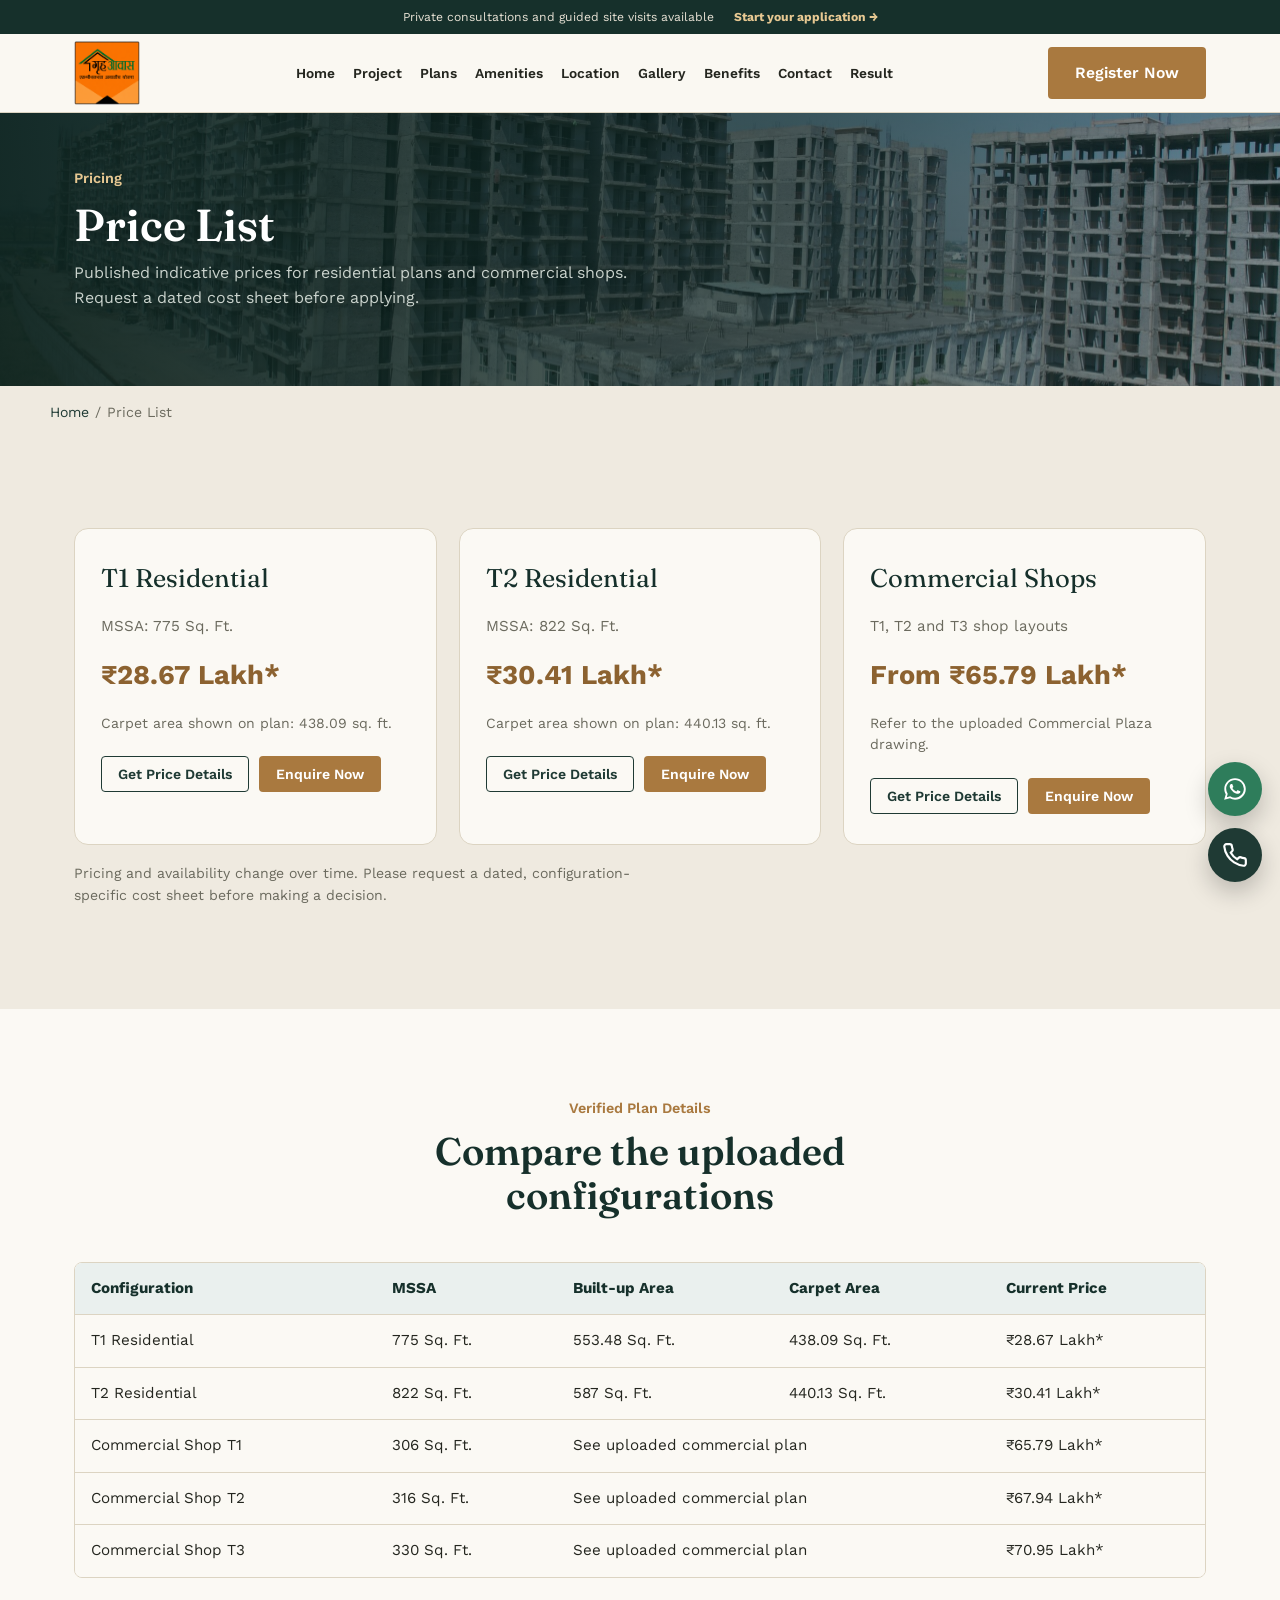
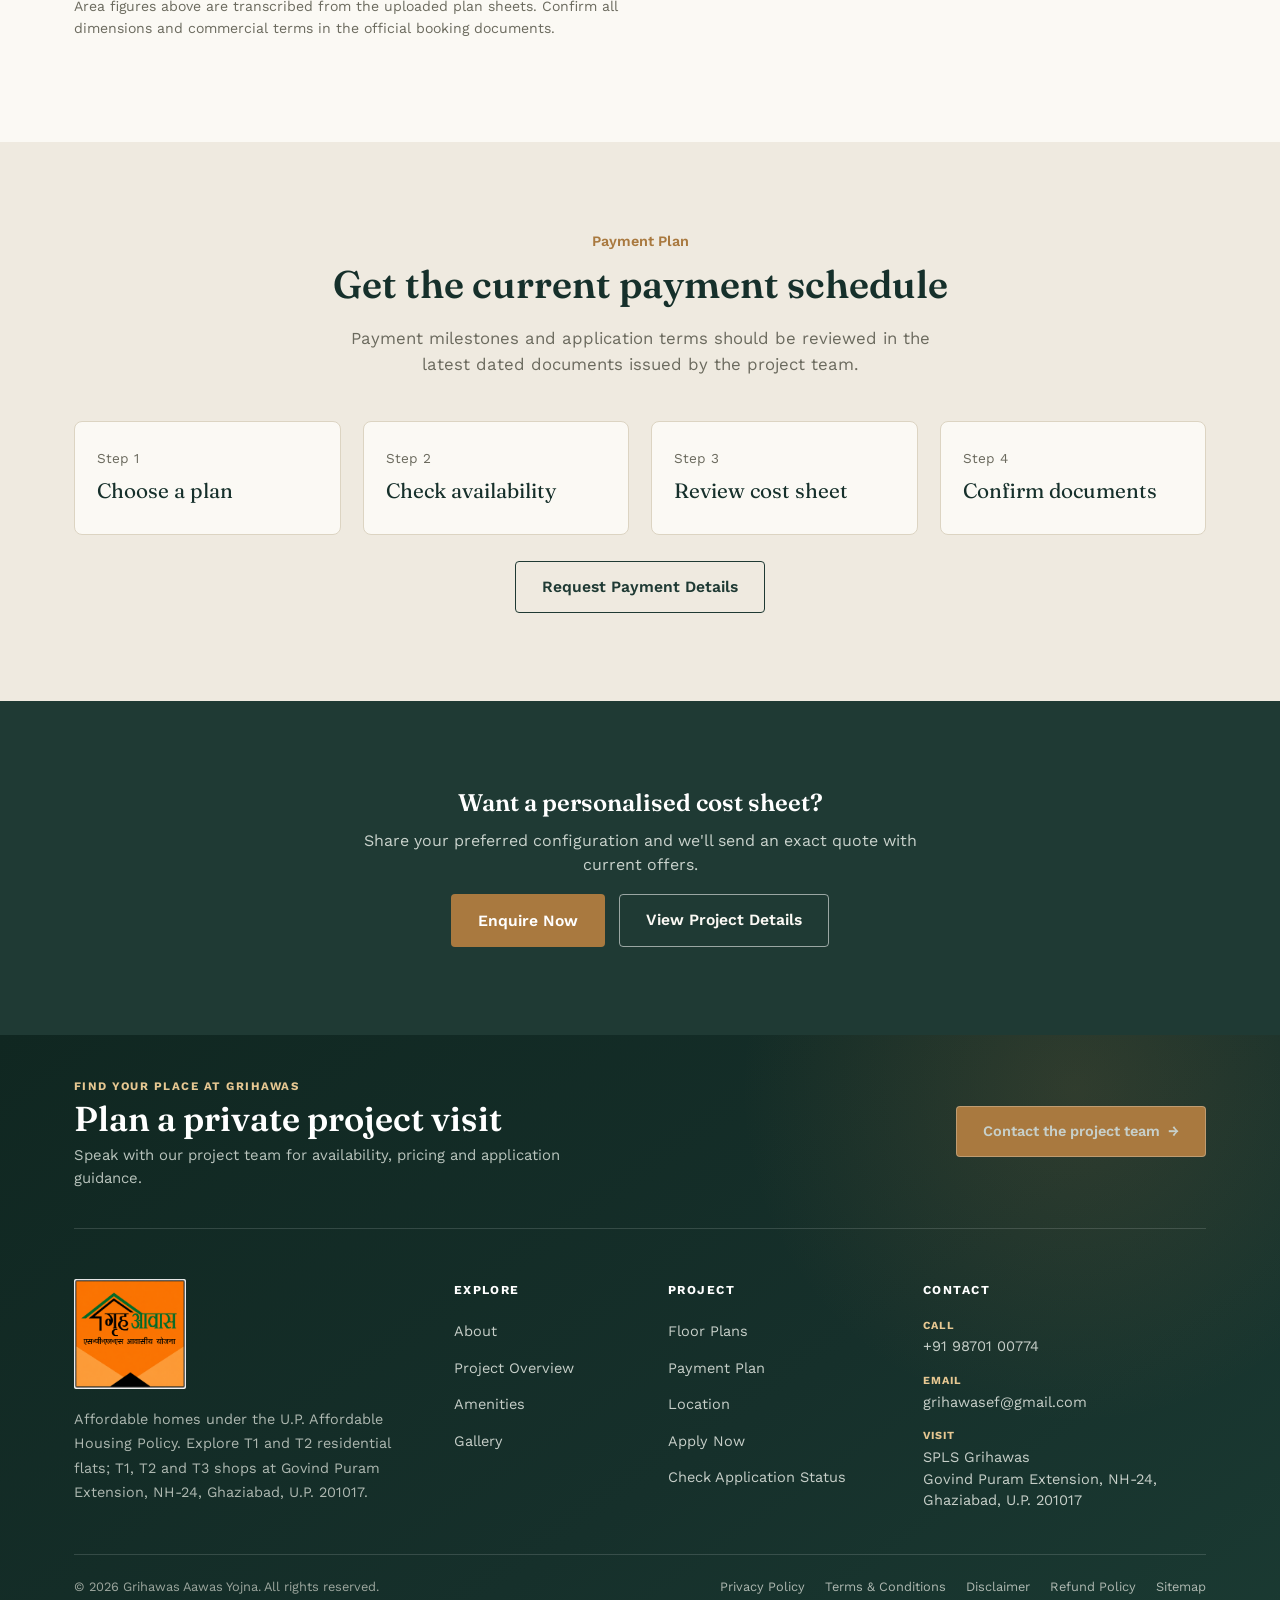
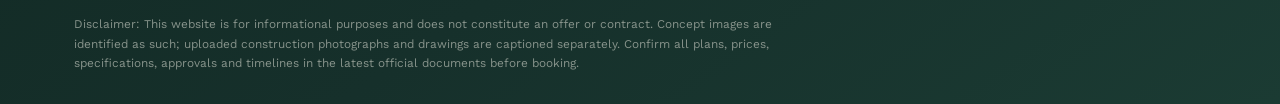
<file: price-list.html>
<!DOCTYPE html>
<html lang="en-IN">
<head>
<meta charset="UTF-8">
<meta name="viewport" content="width=device-width, initial-scale=1.0">
<title>Price & Availability | Grihawas Aawas Yojna</title>
<meta name="description" content="View published indicative prices for Grihawas T1 and T2 residential plans and T1, T2 and T3 commercial shops in Ghaziabad.">
<link rel="canonical" href="https://grihawas.com/price-list.html">
<meta name="robots" content="index, follow">
<link rel="icon" type="image/svg+xml" href="favicon.svg">
<meta property="og:type" content="website">
<meta property="og:title" content="Price & Availability | Grihawas Aawas Yojna">
<meta property="og:description" content="Request current pricing and availability for Grihawas residential plans and commercial shops.">
<meta property="og:url" content="https://grihawas.com/price-list.html">
<meta property="og:image" content="https://grihawas.com/assets/images/hero/spls/project-entrance.webp">
<meta property="og:site_name" content="Grihawas">
<meta name="twitter:card" content="summary_large_image">
<meta name="twitter:title" content="Price & Availability | Grihawas Aawas Yojna">
<meta name="twitter:description" content="Request current pricing and availability for Grihawas residential plans and commercial shops.">
<meta name="twitter:image" content="https://grihawas.com/assets/images/hero/spls/project-entrance.webp">
<link rel="preconnect" href="https://fonts.googleapis.com"><link rel="preconnect" href="https://fonts.gstatic.com" crossorigin><link href="https://fonts.googleapis.com/css2?family=Fraunces:opsz,wght@9..144,500;9..144,600;9..144,700&family=Work+Sans:wght@400;500;600;700&display=swap" rel="stylesheet">
<link rel="stylesheet" href="assets/css/style.css">
<script type="application/ld+json">{
  "@context": "https://schema.org",
  "@type": "Organization",
  "name": "Grihawas",
  "url": "https://grihawas.com/",
  "logo": "https://grihawas.com/assets/images/brand/grihawas-logo.png",
  "sameAs": []
}</script>
<script type="application/ld+json">{"@context":"https://schema.org","@type":"BreadcrumbList","itemListElement":[{"@type":"ListItem","position":1,"name":"Home","item":"https://grihawas.com/"},{"@type":"ListItem","position":2,"name":"Price List","item":"https://grihawas.com/price-list.html"}]}</script>
</head>
<body data-page="price-list">
<div id="site-header"></div>
<main id="main-content">

<header class="page-header">
  <div class="container">
    <span class="kicker" style="color:#E7C892;">Pricing</span>
    <h1>Price List</h1>
    <p>Published indicative prices for residential plans and commercial shops. Request a dated cost sheet before applying.</p>
  </div>
</header>
<nav class="breadcrumb container" aria-label="Breadcrumb"><a href="index.html">Home</a><span class="sep">/</span><span aria-current="page">Price List</span></nav>
<section class="section">
  <div class="container">
    <div class="grid grid-3">
      <div class="price-card">
  
  <span class="config">T1 Residential</span>
  <span class="area">MSSA: 775 Sq. Ft.</span>
  <span class="price">₹28.67 Lakh*</span>
  <p style="margin:0;font-size:0.88rem;color:var(--muted);">Carpet area shown on plan: 438.09 sq. ft.</p>
  <div class="btn-row">
    <button class="btn btn-outline btn-sm" data-open-enquiry>Get Price Details</button>
    <button class="btn btn-primary btn-sm" data-open-enquiry>Enquire Now</button>
  </div>
</div>
      <div class="price-card">
  <span class="config">T2 Residential</span>
  <span class="area">MSSA: 822 Sq. Ft.</span>
  <span class="price">₹30.41 Lakh*</span>
  <p style="margin:0;font-size:0.88rem;color:var(--muted);">Carpet area shown on plan: 440.13 sq. ft.</p>
  <div class="btn-row">
    <button class="btn btn-outline btn-sm" data-open-enquiry>Get Price Details</button>
    <button class="btn btn-primary btn-sm" data-open-enquiry>Enquire Now</button>
  </div>
</div>
      <div class="price-card">
  
  <span class="config">Commercial Shops</span>
  <span class="area">T1, T2 and T3 shop layouts</span>
  <span class="price">From ₹65.79 Lakh*</span>
  <p style="margin:0;font-size:0.88rem;color:var(--muted);">Refer to the uploaded Commercial Plaza drawing.</p>
  <div class="btn-row">
    <button class="btn btn-outline btn-sm" data-open-enquiry>Get Price Details</button>
    <button class="btn btn-primary btn-sm" data-open-enquiry>Enquire Now</button>
  </div>
</div>
    </div>
    <p class="price-note">Pricing and availability change over time. Please request a dated, configuration-specific cost sheet before making a decision.</p>
  </div>
</section>

<section class="section section--paper">
  <div class="container">
    <div class="section-head center-head">
      <span class="kicker">Verified Plan Details</span>
      <h2>Compare the uploaded configurations</h2>
    </div>
    <div class="table-wrap">
      <table>
        <thead>
          <tr><th>Configuration</th><th>MSSA</th><th>Built-up Area</th><th>Carpet Area</th><th>Current Price</th></tr>
        </thead>
        <tbody>
          <tr><td>T1 Residential</td><td>775 Sq. Ft.</td><td>553.48 Sq. Ft.</td><td>438.09 Sq. Ft.</td><td>₹28.67 Lakh*</td></tr>
          <tr><td>T2 Residential</td><td>822 Sq. Ft.</td><td>587 Sq. Ft.</td><td>440.13 Sq. Ft.</td><td>₹30.41 Lakh*</td></tr>
          <tr><td>Commercial Shop T1</td><td>306 Sq. Ft.</td><td colspan="2">See uploaded commercial plan</td><td>₹65.79 Lakh*</td></tr>
          <tr><td>Commercial Shop T2</td><td>316 Sq. Ft.</td><td colspan="2">See uploaded commercial plan</td><td>₹67.94 Lakh*</td></tr>
          <tr><td>Commercial Shop T3</td><td>330 Sq. Ft.</td><td colspan="2">See uploaded commercial plan</td><td>₹70.95 Lakh*</td></tr>
        </tbody>
      </table>
    </div>
    <p class="price-note">Area figures above are transcribed from the uploaded plan sheets. Confirm all dimensions and commercial terms in the official booking documents.</p>
  </div>
</section>

<section class="section">
  <div class="container">
    <div class="section-head center-head">
      <span class="kicker">Payment Plan</span>
      <h2>Get the current payment schedule</h2>
      <p>Payment milestones and application terms should be reviewed in the latest dated documents issued by the project team.</p>
    </div>
    <div class="grid grid-4">
      <div class="fact-card"><span class="fact-label">Step 1</span><span class="fact-value">Choose a plan</span></div>
      <div class="fact-card"><span class="fact-label">Step 2</span><span class="fact-value">Check availability</span></div>
      <div class="fact-card"><span class="fact-label">Step 3</span><span class="fact-value">Review cost sheet</span></div>
      <div class="fact-card"><span class="fact-label">Step 4</span><span class="fact-value">Confirm documents</span></div>
    </div>
    <div class="text-center" style="margin-top:26px;">
      <a class="btn btn-outline" href="contact.html">Request Payment Details</a>
    </div>
  </div>
</section>

<section class="section section--dark">
  <div class="container text-center" style="max-width:640px;">
    <h2>Want a personalised cost sheet?</h2>
    <p>Share your preferred configuration and we'll send an exact quote with current offers.</p>
    <div class="hero-ctas" style="justify-content:center;">
      <button class="btn btn-primary" data-open-enquiry>Enquire Now</button>
      <a class="btn btn-secondary" href="project.html">View Project Details</a>
    </div>
  </div>
</section>

</main>
<div id="site-footer"></div>
<div id="site-fabs"></div>

<div class="modal-overlay" id="enquiryModal">
  <div class="modal-box" style="max-width:480px;">
    <button class="modal-close" data-close-modal aria-label="Close">&times;</button>
    <div class="form-card" data-lead-wrap>
      <h3>Enquire Now</h3>
      <p style="color:var(--muted);font-size:0.92rem;">Share your details and our sales team will call you back shortly.</p>
      <form data-lead-form novalidate>
        <div class="form-row">
          <label for="pm-name">Full Name <span class="req">*</span></label>
          <input type="text" id="pm-name" name="fullName" required>
          <span class="form-error">Please enter your full name.</span>
        </div>
        <div class="form-row">
          <label for="pm-phone">Phone Number <span class="req">*</span></label>
          <input type="tel" id="pm-phone" name="phone" placeholder="10-digit mobile number" required>
          <span class="form-error">Enter a valid 10-digit mobile number.</span>
        </div>
        <div class="form-row">
          <label for="pm-email">Email <span class="req">*</span></label>
          <input type="email" id="pm-email" name="email" required>
          <span class="form-error">Enter a valid email address.</span>
        </div>
        <div class="form-row">
          <label for="pm-config">Interested Configuration <span class="req">*</span></label>
          <select id="pm-config" name="configuration" required>
            <option value="">Select configuration</option>
            <option>T1 Residential Plan</option>
            <option>T2 Residential Plan</option>
            <option>Commercial Shop</option>
            <option>Not sure yet</option>
          </select>
          <span class="form-error">Please select a configuration.</span>
        </div>
        <div class="form-row">
          <label for="pm-msg">Message</label>
          <textarea id="pm-msg" name="message" placeholder="Optional message"></textarea>
        </div>
        <button type="submit" class="btn btn-primary btn-block">Submit Enquiry</button>
        <p class="form-note">By submitting, you agree to be contacted about Grihawas. See our <a href="privacy-policy.html">Privacy Policy</a>.</p>
      </form>
      <div class="form-success" style="display:none;">
        <h3>Thank you!</h3>
        <p class="mb-0">Your enquiry has been received. Our team will get in touch with you shortly.</p>
      </div>
    </div>
  </div>
</div>

<div class="modal-overlay" id="lightboxOverlay">
  <div class="modal-box">
    <button class="modal-close" data-close-modal aria-label="Close">&times;</button>
    <button class="modal-nav modal-nav--prev" aria-label="Previous image">&#8592;</button>
    <button class="modal-nav modal-nav--next" aria-label="Next image">&#8594;</button>
    <img alt="" hidden>
    <p class="modal-caption"></p>
  </div>
</div>

<script src="assets/js/config.js"></script>
<script src="assets/js/components.js"></script>
<script src="assets/js/main.js"></script>
</body>
</html>
</file>
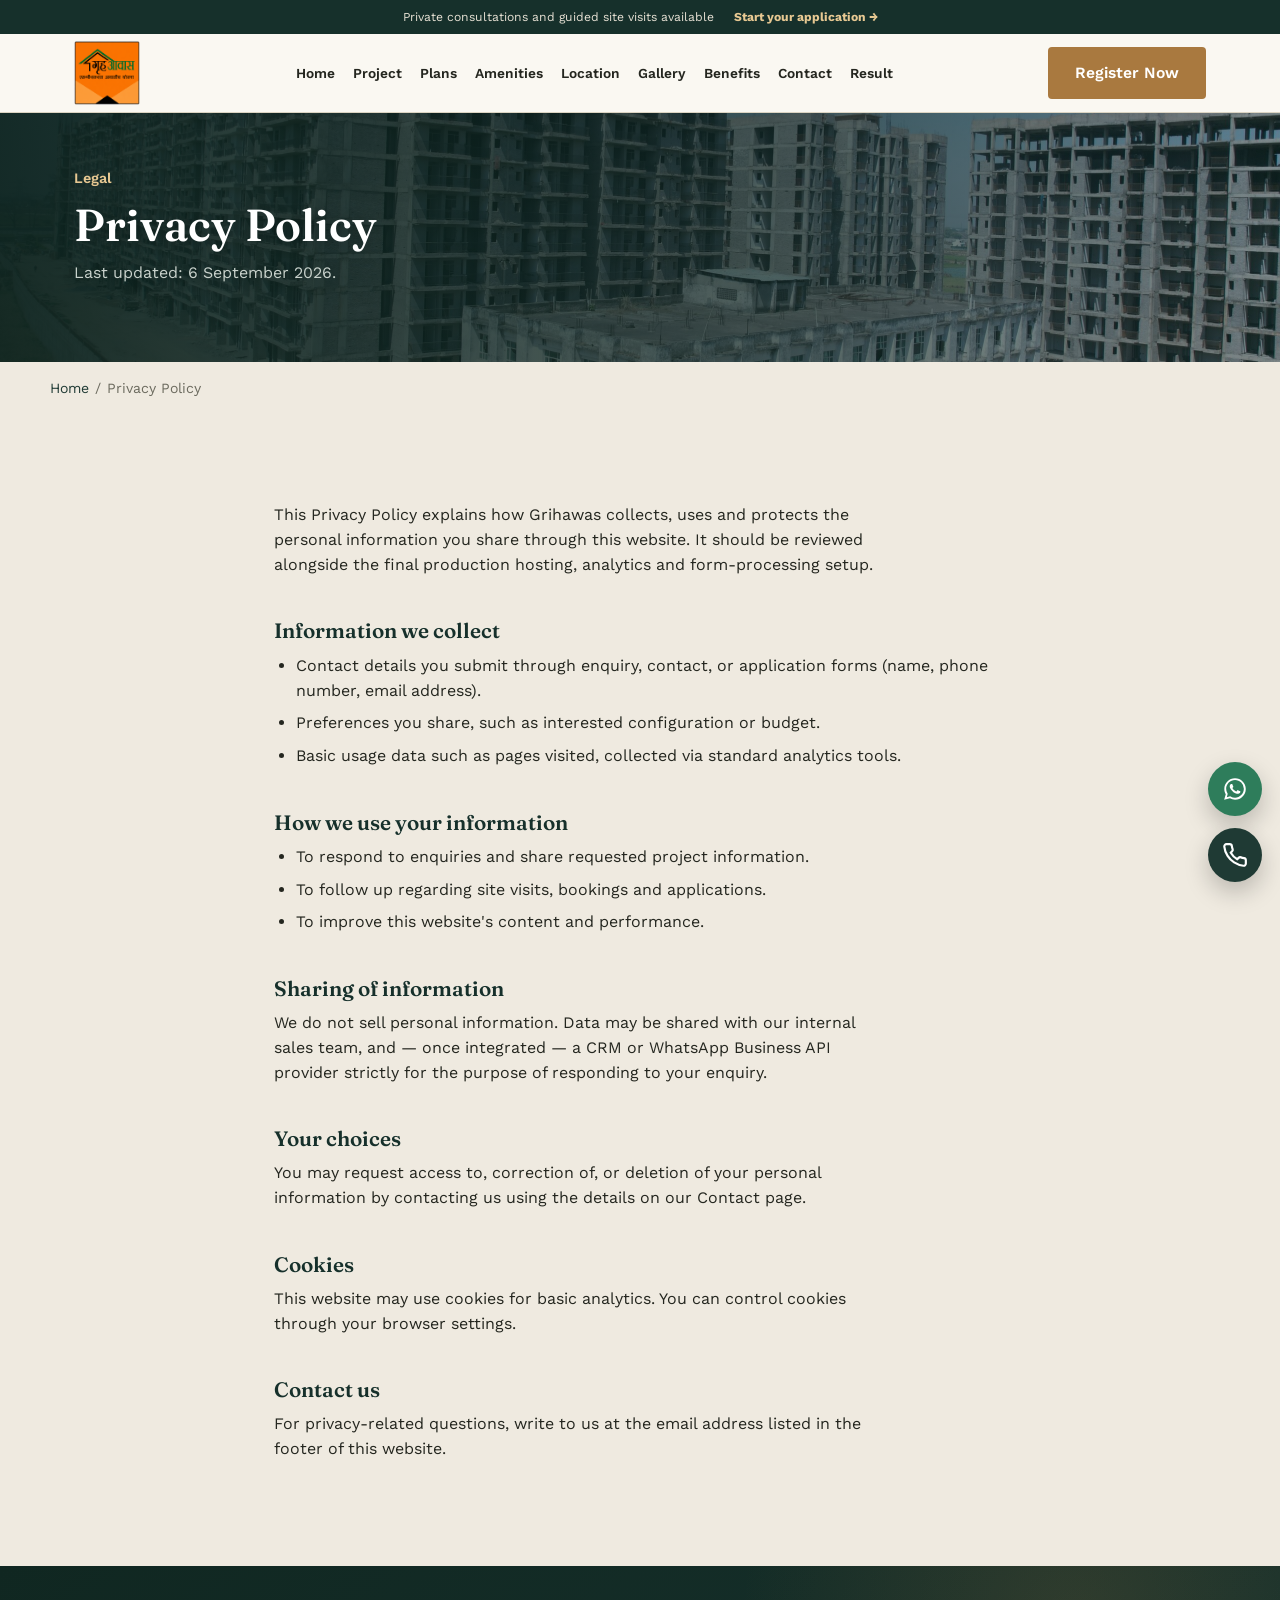
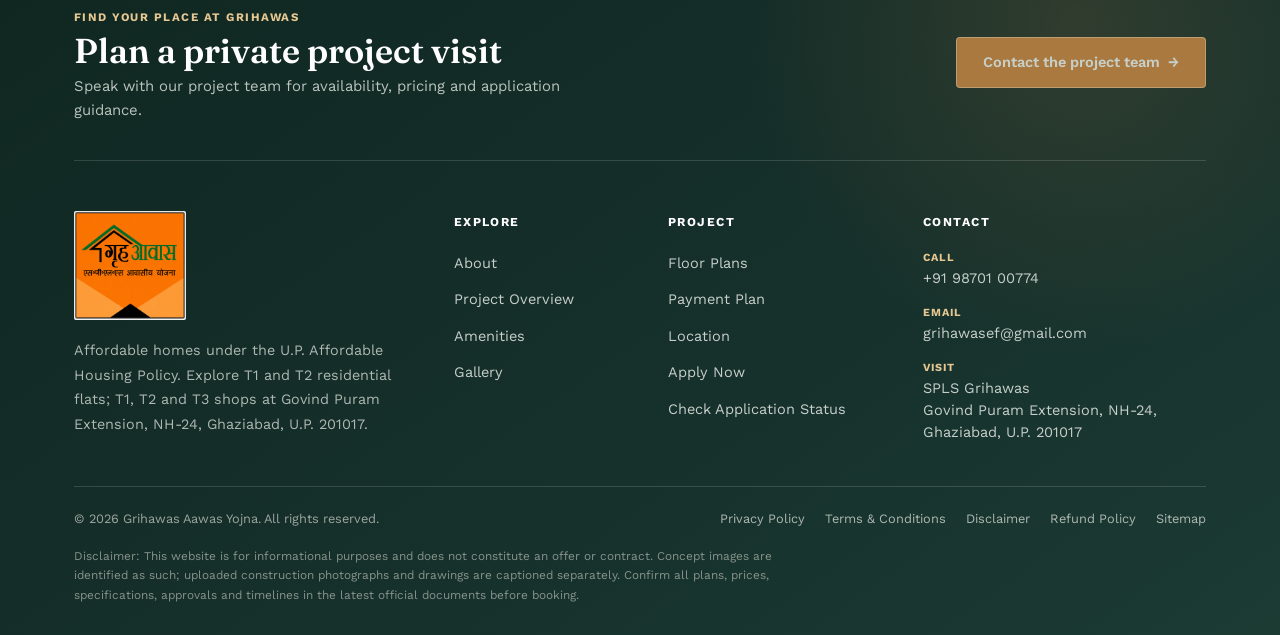
<file: privacy-policy.html>
<!DOCTYPE html>
<html lang="en-IN">
<head>
<meta charset="UTF-8">
<meta name="viewport" content="width=device-width, initial-scale=1.0">
<title>Privacy Policy | Grihawas</title>
<meta name="description" content="Read the Grihawas Privacy Policy to understand how we collect, use and protect your personal information.">
<link rel="canonical" href="https://grihawas.com/privacy-policy.html">
<meta name="robots" content="index, follow">
<link rel="icon" type="image/svg+xml" href="favicon.svg">
<meta property="og:type" content="website">
<meta property="og:title" content="Privacy Policy | Grihawas">
<meta property="og:description" content="Read the Grihawas Privacy Policy to understand how we collect, use and protect your personal information.">
<meta property="og:url" content="https://grihawas.com/privacy-policy.html">
<meta property="og:image" content="https://grihawas.com/assets/images/hero/spls/project-entrance.webp">
<meta property="og:site_name" content="Grihawas">
<meta name="twitter:card" content="summary_large_image">
<meta name="twitter:title" content="Privacy Policy | Grihawas">
<meta name="twitter:description" content="Read the Grihawas Privacy Policy to understand how we collect, use and protect your personal information.">
<meta name="twitter:image" content="https://grihawas.com/assets/images/hero/spls/project-entrance.webp">
<link rel="preconnect" href="https://fonts.googleapis.com"><link rel="preconnect" href="https://fonts.gstatic.com" crossorigin><link href="https://fonts.googleapis.com/css2?family=Fraunces:opsz,wght@9..144,500;9..144,600;9..144,700&family=Work+Sans:wght@400;500;600;700&display=swap" rel="stylesheet">
<link rel="stylesheet" href="assets/css/style.css">
<script type="application/ld+json">{
  "@context": "https://schema.org",
  "@type": "Organization",
  "name": "Grihawas",
  "url": "https://grihawas.com/",
  "logo": "https://grihawas.com/assets/images/brand/grihawas-logo.png",
  "sameAs": []
}</script>
<script type="application/ld+json">{"@context":"https://schema.org","@type":"BreadcrumbList","itemListElement":[{"@type":"ListItem","position":1,"name":"Home","item":"https://grihawas.com/"},{"@type":"ListItem","position":2,"name":"Privacy Policy","item":"https://grihawas.com/privacy-policy.html"}]}</script>
</head>
<body data-page="privacy-policy">
<div id="site-header"></div>
<main id="main-content">

<header class="page-header">
  <div class="container">
    <span class="kicker" style="color:#E7C892;">Legal</span>
    <h1>Privacy Policy</h1>
    <p>Last updated: 6 September 2026.</p>
  </div>
</header>
<nav class="breadcrumb container" aria-label="Breadcrumb"><a href="index.html">Home</a><span class="sep">/</span><span aria-current="page">Privacy Policy</span></nav>
<section class="section">
  <div class="container legal-body">
    
<p>This Privacy Policy explains how Grihawas collects, uses and protects the personal information you share through this website. It should be reviewed alongside the final production hosting, analytics and form-processing setup.</p>
<h2>Information we collect</h2>
<ul>
  <li>Contact details you submit through enquiry, contact, or application forms (name, phone number, email address).</li>
  <li>Preferences you share, such as interested configuration or budget.</li>
  <li>Basic usage data such as pages visited, collected via standard analytics tools.</li>
</ul>
<h2>How we use your information</h2>
<ul>
  <li>To respond to enquiries and share requested project information.</li>
  <li>To follow up regarding site visits, bookings and applications.</li>
  <li>To improve this website's content and performance.</li>
</ul>
<h2>Sharing of information</h2>
<p>We do not sell personal information. Data may be shared with our internal sales team, and — once integrated — a CRM or WhatsApp Business API provider strictly for the purpose of responding to your enquiry.</p>
<h2>Your choices</h2>
<p>You may request access to, correction of, or deletion of your personal information by contacting us using the details on our Contact page.</p>
<h2>Cookies</h2>
<p>This website may use cookies for basic analytics. You can control cookies through your browser settings.</p>
<h2>Contact us</h2>
<p>For privacy-related questions, write to us at the email address listed in the footer of this website.</p>

  </div>
</section>

</main>
<div id="site-footer"></div>
<div id="site-fabs"></div>

<div class="modal-overlay" id="enquiryModal">
  <div class="modal-box" style="max-width:480px;">
    <button class="modal-close" data-close-modal aria-label="Close">&times;</button>
    <div class="form-card" data-lead-wrap>
      <h3>Enquire Now</h3>
      <p style="color:var(--muted);font-size:0.92rem;">Share your details and our sales team will call you back shortly.</p>
      <form data-lead-form novalidate>
        <div class="form-row">
          <label for="pm-name">Full Name <span class="req">*</span></label>
          <input type="text" id="pm-name" name="fullName" required>
          <span class="form-error">Please enter your full name.</span>
        </div>
        <div class="form-row">
          <label for="pm-phone">Phone Number <span class="req">*</span></label>
          <input type="tel" id="pm-phone" name="phone" placeholder="10-digit mobile number" required>
          <span class="form-error">Enter a valid 10-digit mobile number.</span>
        </div>
        <div class="form-row">
          <label for="pm-email">Email <span class="req">*</span></label>
          <input type="email" id="pm-email" name="email" required>
          <span class="form-error">Enter a valid email address.</span>
        </div>
        <div class="form-row">
          <label for="pm-config">Interested Configuration <span class="req">*</span></label>
          <select id="pm-config" name="configuration" required>
            <option value="">Select configuration</option>
            <option>T1 Residential Plan</option>
            <option>T2 Residential Plan</option>
            <option>Commercial Shop</option>
            <option>Not sure yet</option>
          </select>
          <span class="form-error">Please select a configuration.</span>
        </div>
        <div class="form-row">
          <label for="pm-msg">Message</label>
          <textarea id="pm-msg" name="message" placeholder="Optional message"></textarea>
        </div>
        <button type="submit" class="btn btn-primary btn-block">Submit Enquiry</button>
        <p class="form-note">By submitting, you agree to be contacted about Grihawas. See our <a href="privacy-policy.html">Privacy Policy</a>.</p>
      </form>
      <div class="form-success" style="display:none;">
        <h3>Thank you!</h3>
        <p class="mb-0">Your enquiry has been received. Our team will get in touch with you shortly.</p>
      </div>
    </div>
  </div>
</div>

<div class="modal-overlay" id="lightboxOverlay">
  <div class="modal-box">
    <button class="modal-close" data-close-modal aria-label="Close">&times;</button>
    <button class="modal-nav modal-nav--prev" aria-label="Previous image">&#8592;</button>
    <button class="modal-nav modal-nav--next" aria-label="Next image">&#8594;</button>
    <img alt="" hidden>
    <p class="modal-caption"></p>
  </div>
</div>

<script src="assets/js/config.js"></script>
<script src="assets/js/components.js"></script>
<script src="assets/js/main.js"></script>
</body>
</html>
</file>
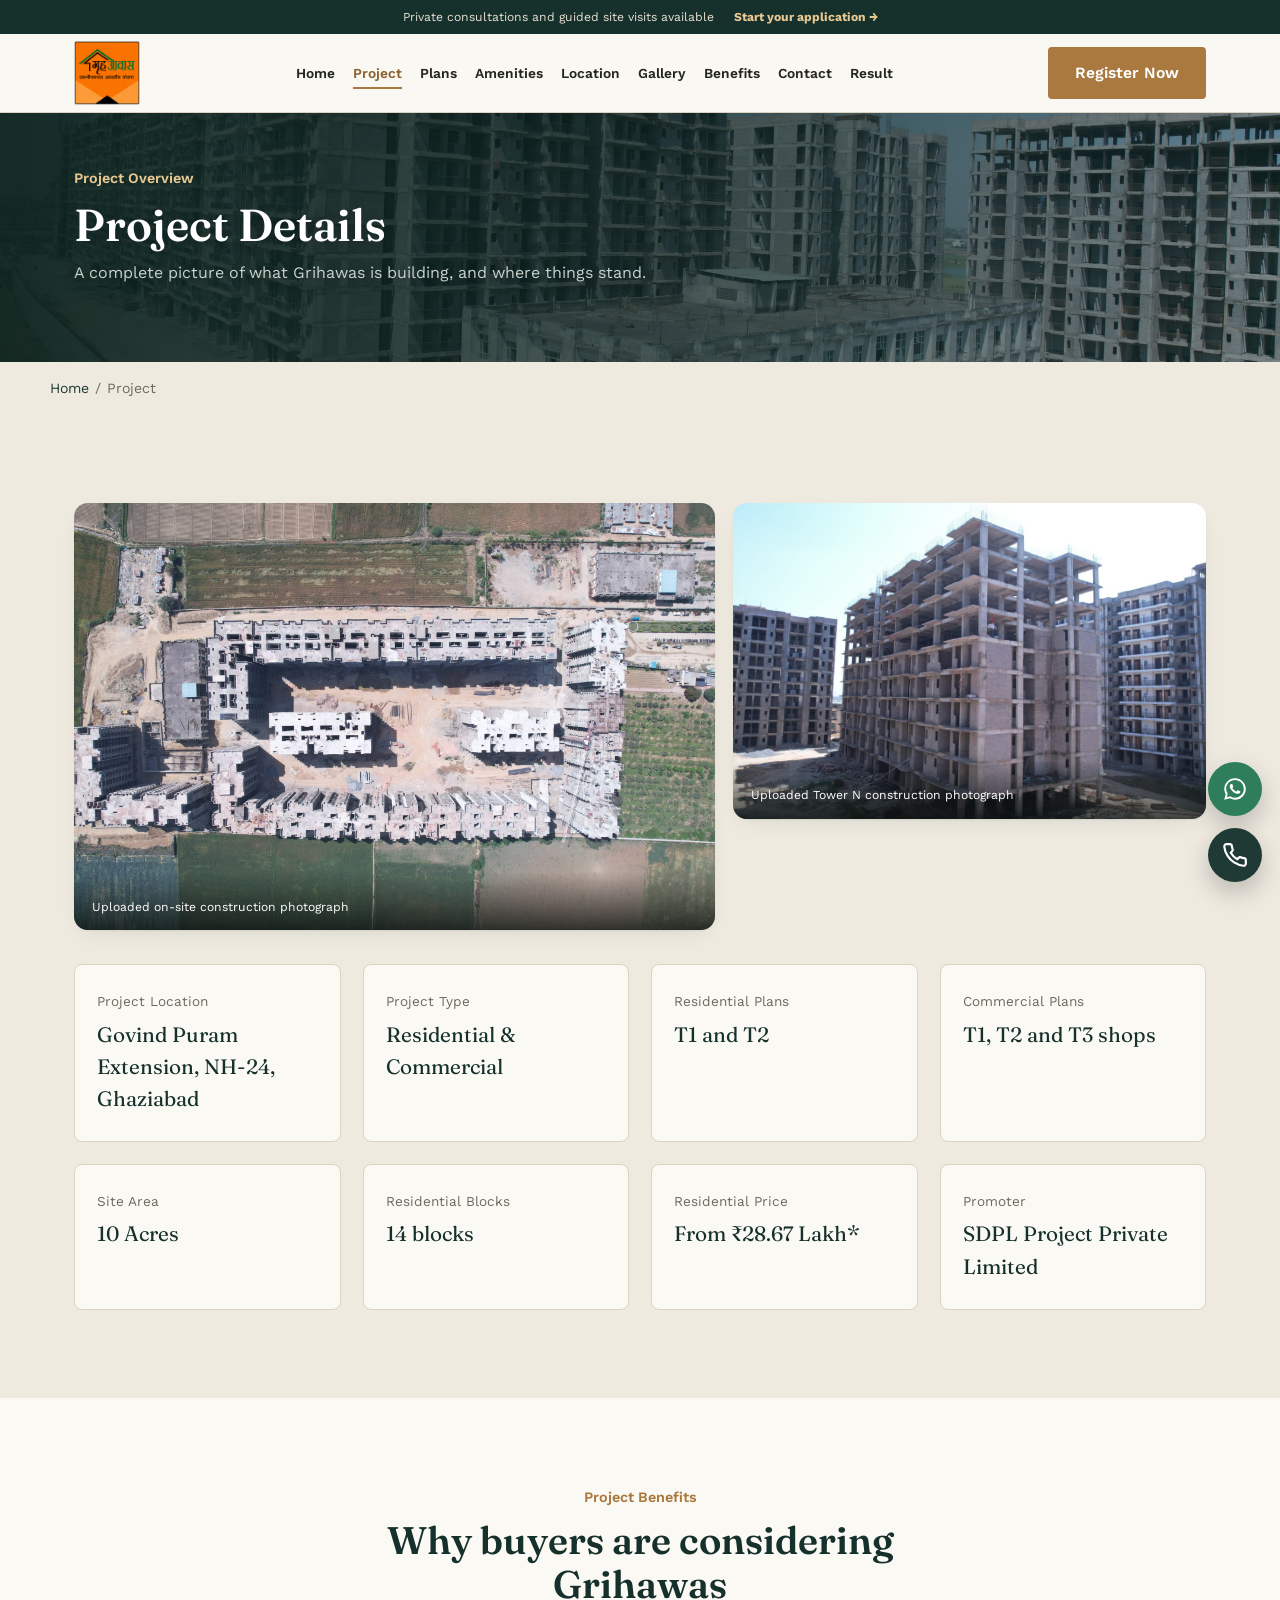
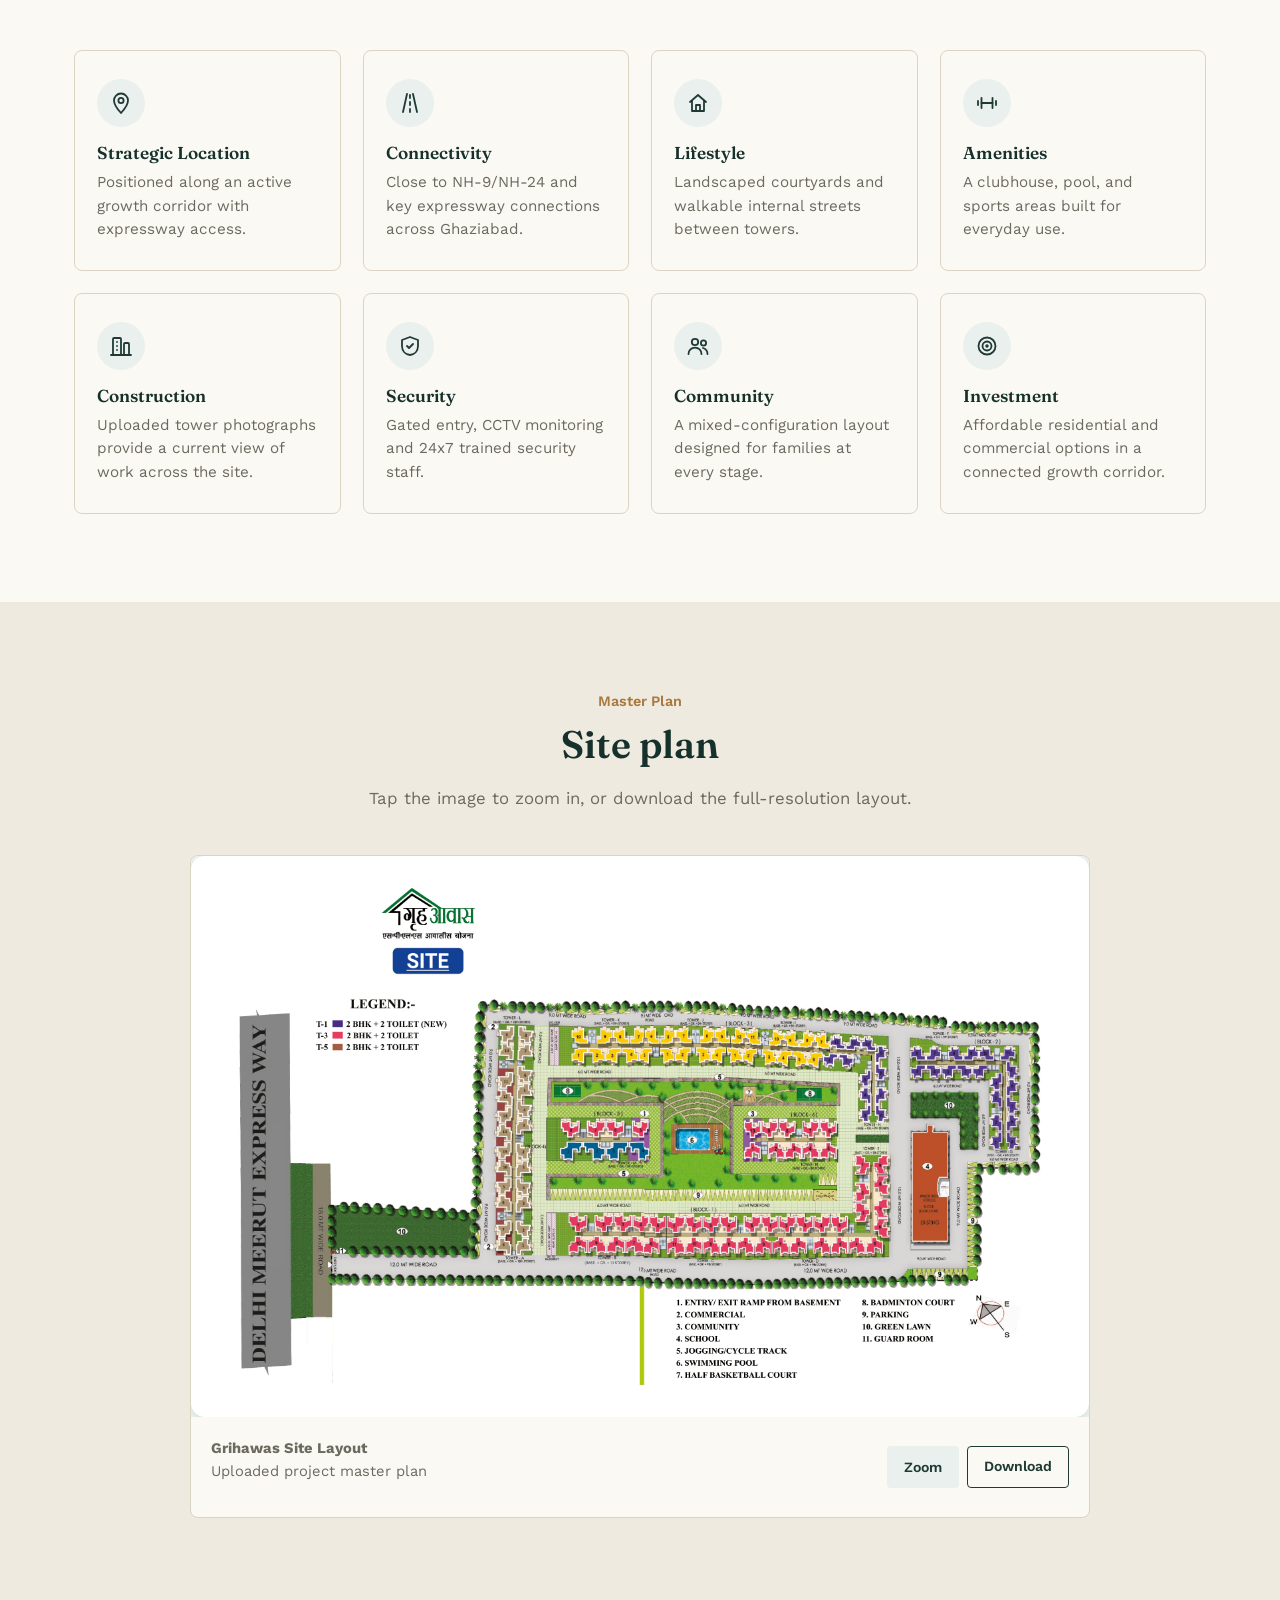
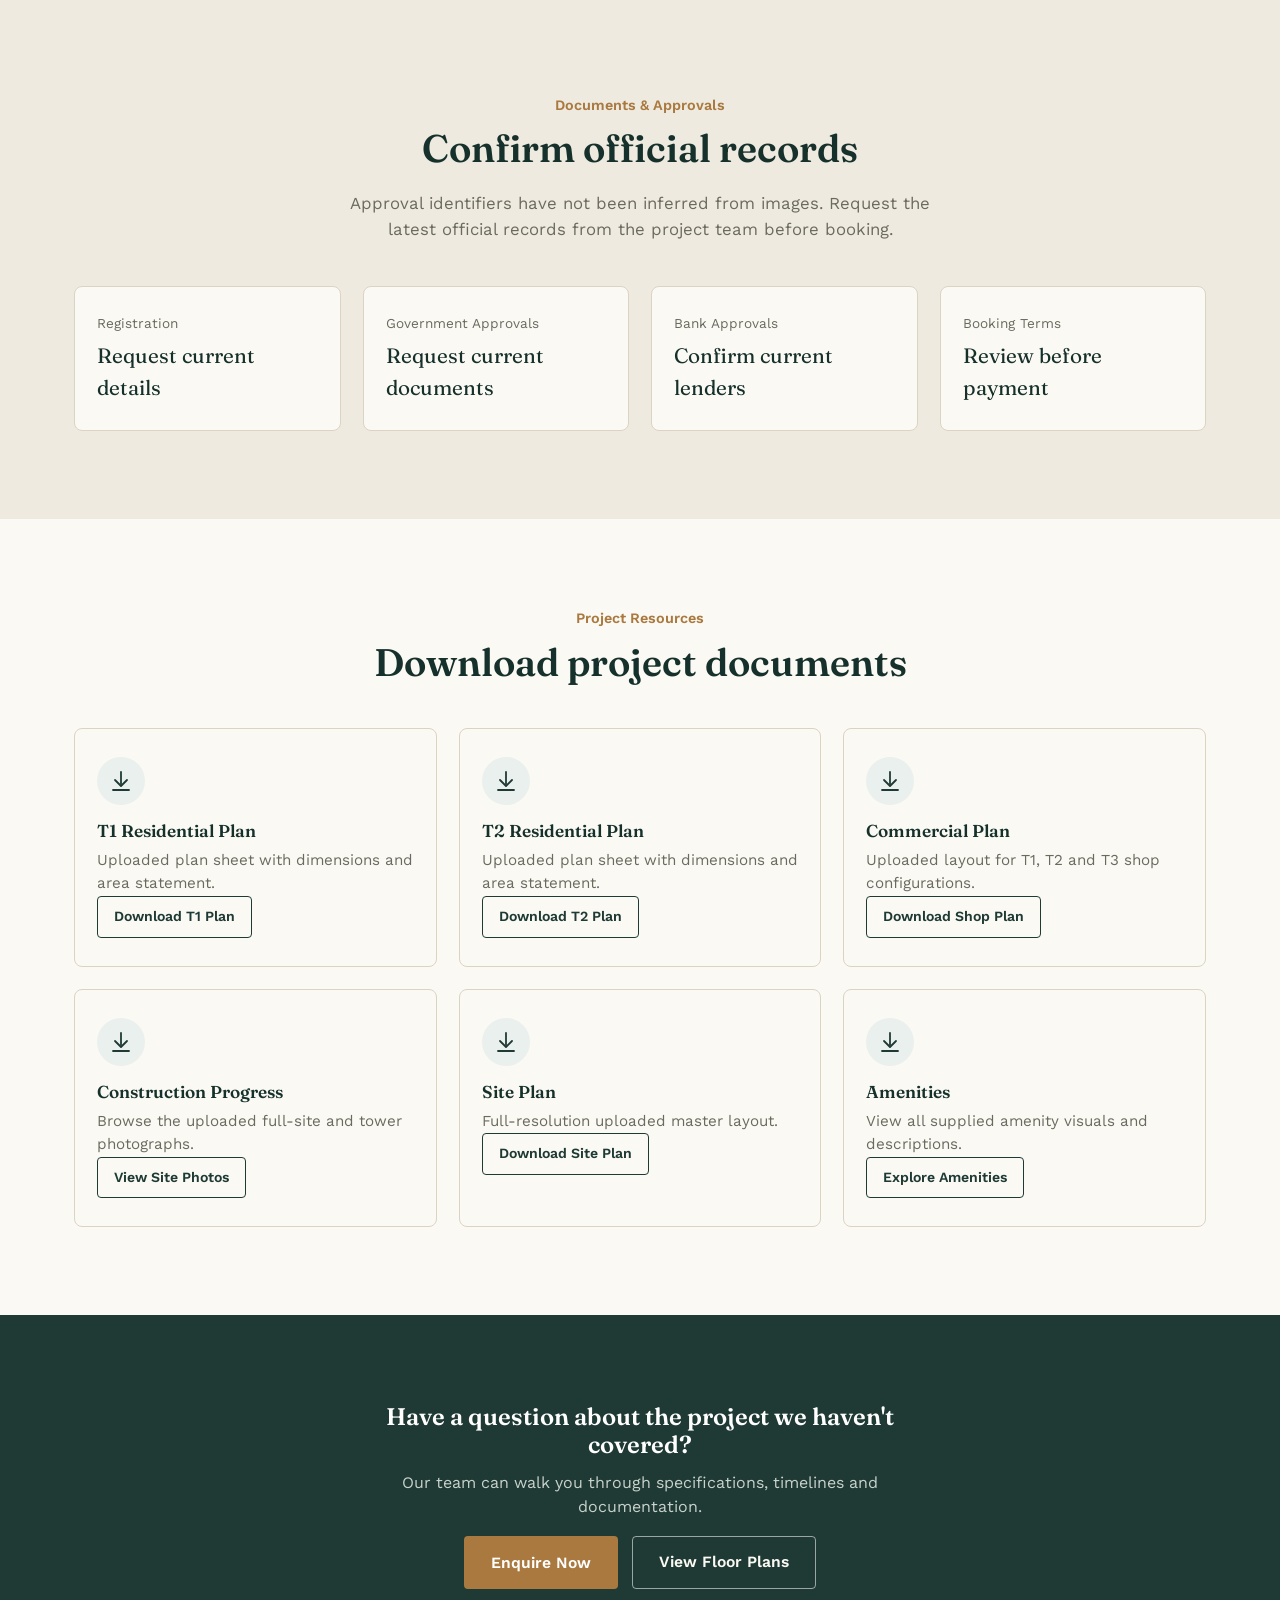
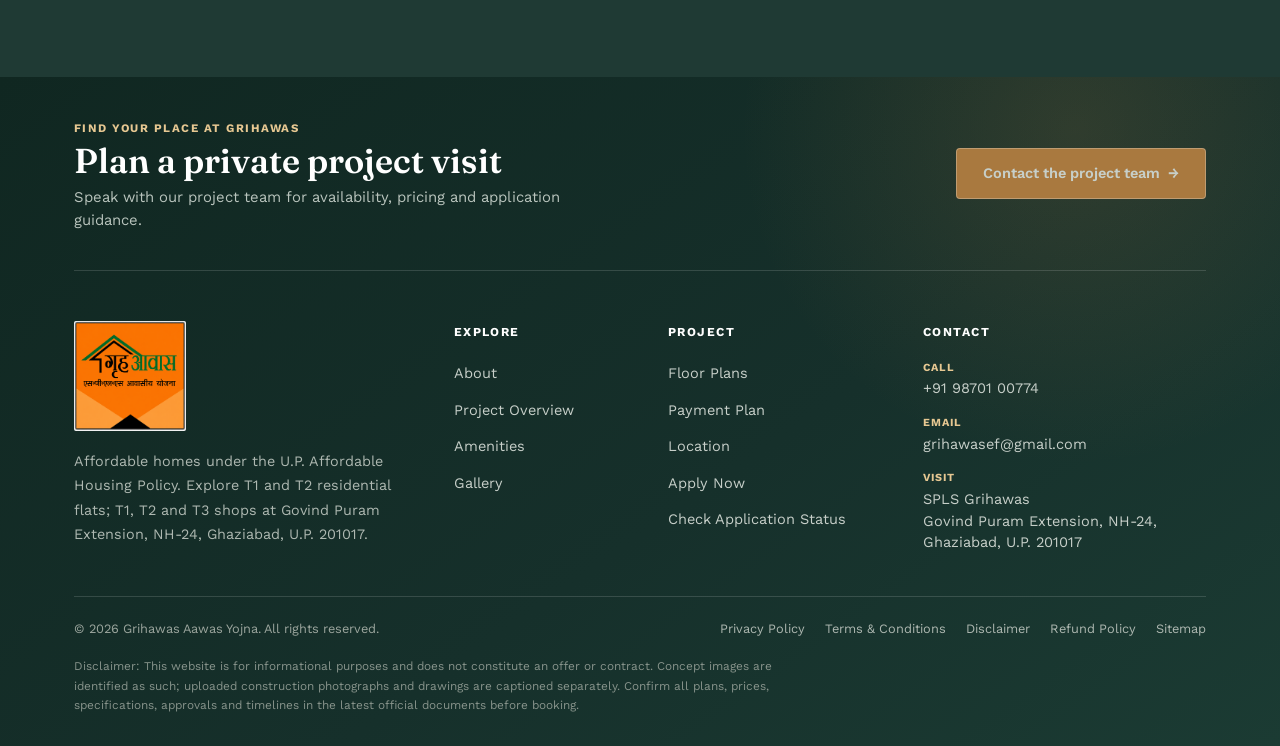
<file: project.html>
<!DOCTYPE html>
<html lang="en-IN">
<head>
<meta charset="UTF-8">
<meta name="viewport" content="width=device-width, initial-scale=1.0">
<title>Project Overview | Grihawas Aawas Yojna</title>
<meta name="description" content="Explore the 10-acre Grihawas project in Ghaziabad, with 14 residential blocks, a commercial plaza, uploaded plans and actual construction photographs.">
<link rel="canonical" href="https://grihawas.com/project.html">
<meta name="robots" content="index, follow">
<link rel="icon" type="image/svg+xml" href="favicon.svg">
<meta property="og:type" content="website">
<meta property="og:title" content="Project Overview | Grihawas Aawas Yojna">
<meta property="og:description" content="Explore Grihawas project facts, uploaded plans and actual construction photographs.">
<meta property="og:url" content="https://grihawas.com/project.html">
<meta property="og:image" content="https://grihawas.com/assets/images/hero/spls/project-entrance.webp">
<meta property="og:site_name" content="Grihawas">
<meta name="twitter:card" content="summary_large_image">
<meta name="twitter:title" content="Project Overview | Grihawas Aawas Yojna">
<meta name="twitter:description" content="Explore Grihawas project facts, uploaded plans and actual construction photographs.">
<meta name="twitter:image" content="https://grihawas.com/assets/images/hero/spls/project-entrance.webp">
<link rel="preconnect" href="https://fonts.googleapis.com"><link rel="preconnect" href="https://fonts.gstatic.com" crossorigin><link href="https://fonts.googleapis.com/css2?family=Fraunces:opsz,wght@9..144,500;9..144,600;9..144,700&family=Work+Sans:wght@400;500;600;700&display=swap" rel="stylesheet">
<link rel="stylesheet" href="assets/css/style.css">
<script type="application/ld+json">{
  "@context": "https://schema.org",
  "@type": "Organization",
  "name": "Grihawas",
  "url": "https://grihawas.com/",
  "logo": "https://grihawas.com/assets/images/brand/grihawas-logo.png",
  "sameAs": []
}</script>
<script type="application/ld+json">{"@context":"https://schema.org","@type":"BreadcrumbList","itemListElement":[{"@type":"ListItem","position":1,"name":"Home","item":"https://grihawas.com/"},{"@type":"ListItem","position":2,"name":"Project","item":"https://grihawas.com/project.html"}]}</script>
</head>
<body data-page="project">
<div id="site-header"></div>
<main id="main-content">

<header class="page-header">
  <div class="container">
    <span class="kicker" style="color:#E7C892;">Project Overview</span>
    <h1>Project Details</h1>
    <p>A complete picture of what Grihawas is building, and where things stand.</p>
  </div>
</header>
<nav class="breadcrumb container" aria-label="Breadcrumb"><a href="index.html">Home</a><span class="sep">/</span><span aria-current="page">Project</span></nav>
<section class="section">
  <div class="container">
    <div class="project-image-pair">
      <figure class="editorial-image"><img src="gallery/Full-Site-scaled.jpg" alt="Aerial photograph of construction progress across the Grihawas site" width="2560" height="1440" loading="eager" fetchpriority="high" decoding="async"><figcaption>Uploaded on-site construction photograph</figcaption></figure>
      <figure class="editorial-image"><img src="gallery/Tower-N-scaled.jpg" alt="Current construction photograph of Grihawas Tower N" width="2560" height="1440" loading="lazy" decoding="async"><figcaption>Uploaded Tower N construction photograph</figcaption></figure>
    </div>
    <div class="grid grid-4">
      <div class="fact-card"><span class="fact-label">Project Location</span><span class="fact-value">Govind Puram Extension, NH-24, Ghaziabad</span></div>
      <div class="fact-card"><span class="fact-label">Project Type</span><span class="fact-value">Residential &amp; Commercial</span></div>
      <div class="fact-card"><span class="fact-label">Residential Plans</span><span class="fact-value">T1 and T2</span></div>
      <div class="fact-card"><span class="fact-label">Commercial Plans</span><span class="fact-value">T1, T2 and T3 shops</span></div>
      <div class="fact-card"><span class="fact-label">Site Area</span><span class="fact-value">10 Acres</span></div>
      <div class="fact-card"><span class="fact-label">Residential Blocks</span><span class="fact-value">14 blocks</span></div>
      <div class="fact-card"><span class="fact-label">Residential Price</span><span class="fact-value">From ₹28.67 Lakh*</span></div>
      <div class="fact-card"><span class="fact-label">Promoter</span><span class="fact-value">SDPL Project Private Limited</span></div>
    </div>
  </div>
</section>

<section class="section section--paper">
  <div class="container">
    <div class="section-head center-head">
      <span class="kicker">Project Benefits</span>
      <h2>Why buyers are considering Grihawas</h2>
    </div>
    <div class="grid grid-4">
      <div class="icon-card">
  <div class="icon-wrap"><svg viewBox="0 0 24 24" fill="none" stroke="currentColor" stroke-width="1.8" stroke-linecap="round" stroke-linejoin="round" aria-hidden="true"><path d="M12 22s7-7.58 7-12.5A7 7 0 0 0 5 9.5C5 14.42 12 22 12 22z"/><circle cx="12" cy="9.5" r="2.6"/></svg></div>
  <h3>Strategic Location</h3>
  <p>Positioned along an active growth corridor with expressway access.</p>
</div>
      <div class="icon-card">
  <div class="icon-wrap"><svg viewBox="0 0 24 24" fill="none" stroke="currentColor" stroke-width="1.8" stroke-linecap="round" stroke-linejoin="round" aria-hidden="true"><path d="M9 3 5 21M15 3l4 18"/><path d="M12 4v3M12 11v3M12 18v3"/></svg></div>
  <h3>Connectivity</h3>
  <p>Close to NH-9/NH-24 and key expressway connections across Ghaziabad.</p>
</div>
      <div class="icon-card">
  <div class="icon-wrap"><svg viewBox="0 0 24 24" fill="none" stroke="currentColor" stroke-width="1.8" stroke-linecap="round" stroke-linejoin="round" aria-hidden="true"><path d="M4 11 12 4l8 7"/><path d="M6 10v10h12V10"/><path d="M10 20v-6h4v6"/></svg></div>
  <h3>Lifestyle</h3>
  <p>Landscaped courtyards and walkable internal streets between towers.</p>
</div>
      <div class="icon-card">
  <div class="icon-wrap"><svg viewBox="0 0 24 24" fill="none" stroke="currentColor" stroke-width="1.8" stroke-linecap="round" stroke-linejoin="round" aria-hidden="true"><path d="M6.5 7v10M17.5 7v10"/><path d="M3 10v4M21 10v4"/><path d="M6.5 12h11"/></svg></div>
  <h3>Amenities</h3>
  <p>A clubhouse, pool, and sports areas built for everyday use.</p>
</div>
      <div class="icon-card">
  <div class="icon-wrap"><svg viewBox="0 0 24 24" fill="none" stroke="currentColor" stroke-width="1.8" stroke-linecap="round" stroke-linejoin="round" aria-hidden="true"><path d="M4 21V5a1 1 0 0 1 1-1h6a1 1 0 0 1 1 1v16"/><path d="M15 21V10a1 1 0 0 1 1-1h3a1 1 0 0 1 1 1v11"/><path d="M2 21h20"/><path d="M8 8h.01M8 12h.01M8 16h.01"/></svg></div>
  <h3>Construction</h3>
  <p>Uploaded tower photographs provide a current view of work across the site.</p>
</div>
      <div class="icon-card">
  <div class="icon-wrap"><svg viewBox="0 0 24 24" fill="none" stroke="currentColor" stroke-width="1.8" stroke-linecap="round" stroke-linejoin="round" aria-hidden="true"><path d="M12 3 4 6v6c0 5 3.4 8.4 8 9 4.6-.6 8-4 8-9V6z"/><path d="m9 12 2 2 4-4"/></svg></div>
  <h3>Security</h3>
  <p>Gated entry, CCTV monitoring and 24x7 trained security staff.</p>
</div>
      <div class="icon-card">
  <div class="icon-wrap"><svg viewBox="0 0 24 24" fill="none" stroke="currentColor" stroke-width="1.8" stroke-linecap="round" stroke-linejoin="round" aria-hidden="true"><circle cx="9" cy="8" r="3.2"/><path d="M2.5 20c0-3.6 2.9-6.4 6.5-6.4S15.5 16.4 15.5 20"/><circle cx="17.5" cy="9" r="2.6"/><path d="M21.5 20c0-2.9-1.9-5.2-4.5-6"/></svg></div>
  <h3>Community</h3>
  <p>A mixed-configuration layout designed for families at every stage.</p>
</div>
      <div class="icon-card">
  <div class="icon-wrap"><svg viewBox="0 0 24 24" fill="none" stroke="currentColor" stroke-width="1.8" stroke-linecap="round" stroke-linejoin="round" aria-hidden="true"><circle cx="12" cy="12" r="8.5"/><circle cx="12" cy="12" r="4.5"/><circle cx="12" cy="12" r="0.8" fill="currentColor"/></svg></div>
  <h3>Investment</h3>
  <p>Affordable residential and commercial options in a connected growth corridor.</p>
</div>
    </div>
  </div>
</section>

<section class="section">
  <div class="container">
    <div class="section-head center-head">
      <span class="kicker">Master Plan</span>
      <h2>Site plan</h2>
      <p>Tap the image to zoom in, or download the full-resolution layout.</p>
    </div>
    <div class="plan-card" style="max-width:900px;margin:0 auto;">
      <div class="plan-media" style="aspect-ratio:16/10;cursor:zoom-in;" data-lightbox-src="gallery/site-layout2.jpg" data-lightbox-caption="Grihawas master site layout" data-lightbox-group="siteplan">
        <img src="gallery/site-layout2.jpg" alt="Grihawas master site layout showing residential towers, commercial area and planned amenities" width="3038" height="1688" loading="lazy" decoding="async">
      </div>
      <div class="plan-body" style="display:flex;justify-content:space-between;align-items:center;flex-wrap:wrap;gap:12px;">
        <span class="plan-area mb-0"><strong>Grihawas Site Layout</strong><br>Uploaded project master plan</span>
        <div class="plan-actions">
          <button class="btn btn-ghost btn-sm" data-lightbox-src="gallery/site-layout2.jpg" data-lightbox-caption="Grihawas master site layout" data-lightbox-group="siteplan">Zoom</button>
          <a class="btn btn-outline btn-sm" href="gallery/site-layout2.jpg" download data-download>Download</a>
        </div>
      </div>
    </div>
  </div>
</section>

<section class="section">
  <div class="container">
    <div class="section-head center-head">
      <span class="kicker">Documents &amp; Approvals</span>
      <h2>Confirm official records</h2>
      <p>Approval identifiers have not been inferred from images. Request the latest official records from the project team before booking.</p>
    </div>
    <div class="grid grid-4">
      <div class="fact-card"><span class="fact-label">Registration</span><span class="fact-value">Request current details</span></div>
      <div class="fact-card"><span class="fact-label">Government Approvals</span><span class="fact-value">Request current documents</span></div>
      <div class="fact-card"><span class="fact-label">Bank Approvals</span><span class="fact-value">Confirm current lenders</span></div>
      <div class="fact-card"><span class="fact-label">Booking Terms</span><span class="fact-value">Review before payment</span></div>
    </div>
  </div>
</section>

<section class="section section--paper">
  <div class="container">
    <div class="section-head center-head">
      <span class="kicker">Project Resources</span>
      <h2>Download project documents</h2>
    </div>
    <div class="grid grid-3">
      <div class="icon-card">
  <div class="icon-wrap"><svg viewBox="0 0 24 24" fill="none" stroke="currentColor" stroke-width="1.8" stroke-linecap="round" stroke-linejoin="round" aria-hidden="true"><path d="M12 3v12"/><path d="m6 11 6 6 6-6"/><path d="M4 21h16"/></svg></div>
  <h3>T1 Residential Plan</h3>
  <p>Uploaded plan sheet with dimensions and area statement.</p>
  <a class="btn btn-outline btn-sm" href="gallery/1.png" download data-download>Download T1 Plan</a>
</div>
      <div class="icon-card">
  <div class="icon-wrap"><svg viewBox="0 0 24 24" fill="none" stroke="currentColor" stroke-width="1.8" stroke-linecap="round" stroke-linejoin="round" aria-hidden="true"><path d="M12 3v12"/><path d="m6 11 6 6 6-6"/><path d="M4 21h16"/></svg></div>
  <h3>T2 Residential Plan</h3>
  <p>Uploaded plan sheet with dimensions and area statement.</p>
  <a class="btn btn-outline btn-sm" href="gallery/Griha-Awas-Layouts-1.png" download data-download>Download T2 Plan</a>
</div>
      <div class="icon-card">
  <div class="icon-wrap"><svg viewBox="0 0 24 24" fill="none" stroke="currentColor" stroke-width="1.8" stroke-linecap="round" stroke-linejoin="round" aria-hidden="true"><path d="M12 3v12"/><path d="m6 11 6 6 6-6"/><path d="M4 21h16"/></svg></div>
  <h3>Commercial Plan</h3>
  <p>Uploaded layout for T1, T2 and T3 shop configurations.</p>
  <a class="btn btn-outline btn-sm" href="gallery/Griha_Awas_Shop_Layout-1.pdf-3.png" download data-download>Download Shop Plan</a>
</div>
      <div class="icon-card">
  <div class="icon-wrap"><svg viewBox="0 0 24 24" fill="none" stroke="currentColor" stroke-width="1.8" stroke-linecap="round" stroke-linejoin="round" aria-hidden="true"><path d="M12 3v12"/><path d="m6 11 6 6 6-6"/><path d="M4 21h16"/></svg></div>
  <h3>Construction Progress</h3>
  <p>Browse the uploaded full-site and tower photographs.</p>
  <a class="btn btn-outline btn-sm" href="gallery.html">View Site Photos</a>
</div>
      <div class="icon-card">
  <div class="icon-wrap"><svg viewBox="0 0 24 24" fill="none" stroke="currentColor" stroke-width="1.8" stroke-linecap="round" stroke-linejoin="round" aria-hidden="true"><path d="M12 3v12"/><path d="m6 11 6 6 6-6"/><path d="M4 21h16"/></svg></div>
  <h3>Site Plan</h3>
  <p>Full-resolution uploaded master layout.</p>
  <a class="btn btn-outline btn-sm" href="gallery/site-layout2.jpg" download data-download>Download Site Plan</a>
</div>
      <div class="icon-card">
  <div class="icon-wrap"><svg viewBox="0 0 24 24" fill="none" stroke="currentColor" stroke-width="1.8" stroke-linecap="round" stroke-linejoin="round" aria-hidden="true"><path d="M12 3v12"/><path d="m6 11 6 6 6-6"/><path d="M4 21h16"/></svg></div>
  <h3>Amenities</h3>
  <p>View all supplied amenity visuals and descriptions.</p>
  <a class="btn btn-outline btn-sm" href="amenities.html">Explore Amenities</a>
</div>
    </div>
  </div>
</section>

<section class="section section--dark">
  <div class="container text-center" style="max-width:640px;">
    <h2>Have a question about the project we haven't covered?</h2>
    <p>Our team can walk you through specifications, timelines and documentation.</p>
    <div class="hero-ctas" style="justify-content:center;">
      <button class="btn btn-primary" data-open-enquiry>Enquire Now</button>
      <a class="btn btn-secondary" href="floor-plans.html">View Floor Plans</a>
    </div>
  </div>
</section>

</main>
<div id="site-footer"></div>
<div id="site-fabs"></div>

<div class="modal-overlay" id="enquiryModal">
  <div class="modal-box" style="max-width:480px;">
    <button class="modal-close" data-close-modal aria-label="Close">&times;</button>
    <div class="form-card" data-lead-wrap>
      <h3>Enquire Now</h3>
      <p style="color:var(--muted);font-size:0.92rem;">Share your details and our sales team will call you back shortly.</p>
      <form data-lead-form novalidate>
        <div class="form-row">
          <label for="pm-name">Full Name <span class="req">*</span></label>
          <input type="text" id="pm-name" name="fullName" required>
          <span class="form-error">Please enter your full name.</span>
        </div>
        <div class="form-row">
          <label for="pm-phone">Phone Number <span class="req">*</span></label>
          <input type="tel" id="pm-phone" name="phone" placeholder="10-digit mobile number" required>
          <span class="form-error">Enter a valid 10-digit mobile number.</span>
        </div>
        <div class="form-row">
          <label for="pm-email">Email <span class="req">*</span></label>
          <input type="email" id="pm-email" name="email" required>
          <span class="form-error">Enter a valid email address.</span>
        </div>
        <div class="form-row">
          <label for="pm-config">Interested Configuration <span class="req">*</span></label>
          <select id="pm-config" name="configuration" required>
            <option value="">Select configuration</option>
            <option>T1 Residential Plan</option>
            <option>T2 Residential Plan</option>
            <option>Commercial Shop</option>
            <option>Not sure yet</option>
          </select>
          <span class="form-error">Please select a configuration.</span>
        </div>
        <div class="form-row">
          <label for="pm-msg">Message</label>
          <textarea id="pm-msg" name="message" placeholder="Optional message"></textarea>
        </div>
        <button type="submit" class="btn btn-primary btn-block">Submit Enquiry</button>
        <p class="form-note">By submitting, you agree to be contacted about Grihawas. See our <a href="privacy-policy.html">Privacy Policy</a>.</p>
      </form>
      <div class="form-success" style="display:none;">
        <h3>Thank you!</h3>
        <p class="mb-0">Your enquiry has been received. Our team will get in touch with you shortly.</p>
      </div>
    </div>
  </div>
</div>

<div class="modal-overlay" id="lightboxOverlay">
  <div class="modal-box">
    <button class="modal-close" data-close-modal aria-label="Close">&times;</button>
    <button class="modal-nav modal-nav--prev" aria-label="Previous image">&#8592;</button>
    <button class="modal-nav modal-nav--next" aria-label="Next image">&#8594;</button>
    <img alt="" hidden>
    <p class="modal-caption"></p>
  </div>
</div>

<script src="assets/js/config.js"></script>
<script src="assets/js/components.js"></script>
<script src="assets/js/main.js"></script>
</body>
</html>
</file>
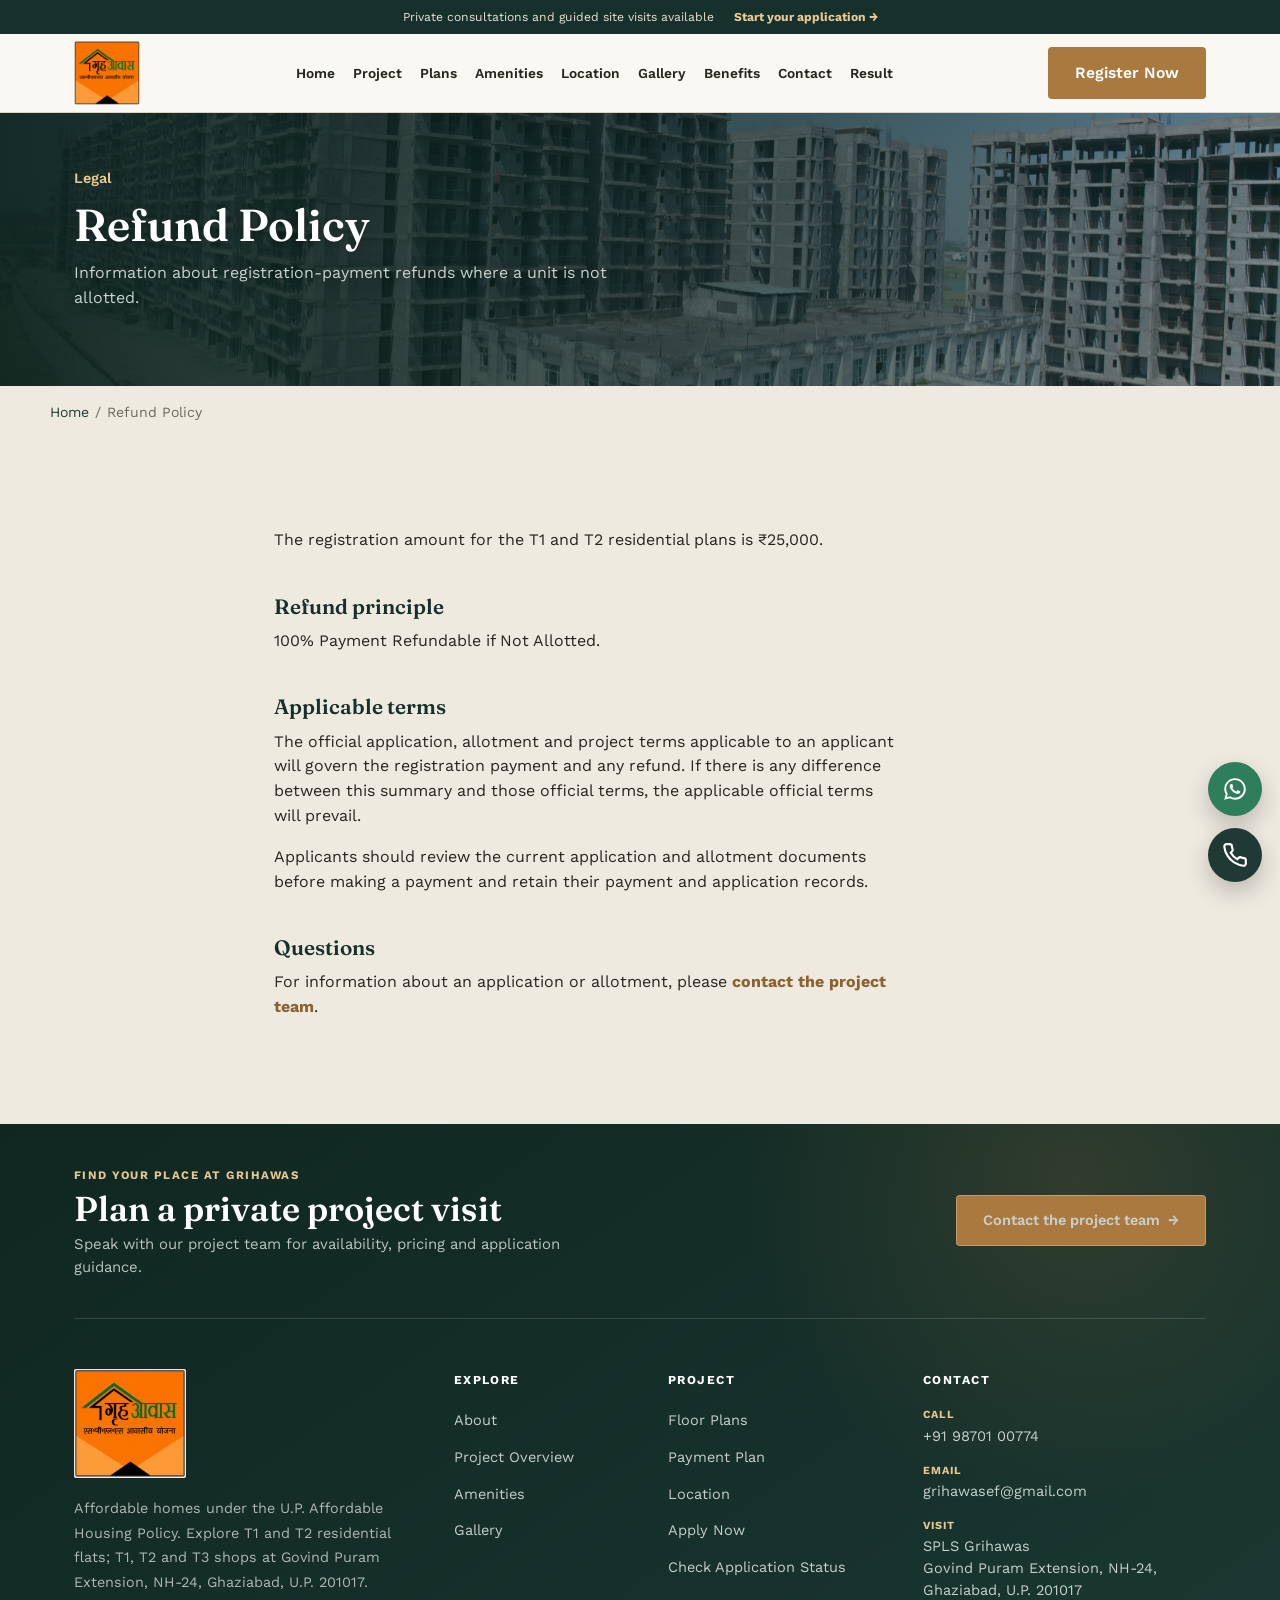
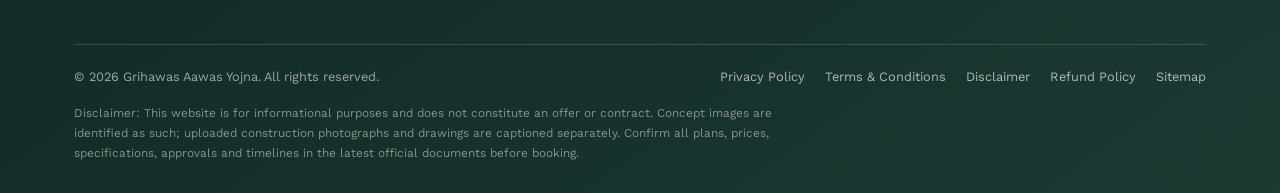
<file: refund-policy.html>
<!doctype html>
<html lang="en-IN">
<head>
  <meta charset="utf-8">
  <meta name="viewport" content="width=device-width,initial-scale=1">
  <title>Refund Policy | Grihawas Aawas Yojna</title>
  <meta name="description" content="Read the refund policy for Grihawas Aawas Yojna registration payments and allotment.">
  <link rel="canonical" href="https://grihawas.com/refund-policy.html">
  <meta name="robots" content="index, follow">
  <link rel="icon" href="favicon.svg">
  <link rel="preconnect" href="https://fonts.googleapis.com">
  <link rel="preconnect" href="https://fonts.gstatic.com" crossorigin>
  <link href="https://fonts.googleapis.com/css2?family=Fraunces:opsz,wght@9..144,500;9..144,600;9..144,700&family=Work+Sans:wght@400;500;600;700&display=swap" rel="stylesheet">
  <link rel="stylesheet" href="assets/css/style.css">
</head>
<body data-page="refund-policy">
  <div id="site-header"></div>
  <main id="main-content">
    <header class="page-header">
      <div class="container">
        <span class="kicker" style="color:#E7C892">Legal</span>
        <h1>Refund Policy</h1>
        <p>Information about registration-payment refunds where a unit is not allotted.</p>
      </div>
    </header>
    <nav class="breadcrumb container" aria-label="Breadcrumb"><a href="index.html">Home</a><span class="sep">/</span><span aria-current="page">Refund Policy</span></nav>
    <section class="section">
      <div class="container legal-body">
        <p>The registration amount for the T1 and T2 residential plans is ₹25,000.</p>
        <h2>Refund principle</h2>
        <p>100% Payment Refundable if Not Allotted.</p>
        <h2>Applicable terms</h2>
        <p>The official application, allotment and project terms applicable to an applicant will govern the registration payment and any refund. If there is any difference between this summary and those official terms, the applicable official terms will prevail.</p>
        <p>Applicants should review the current application and allotment documents before making a payment and retain their payment and application records.</p>
        <h2>Questions</h2>
        <p>For information about an application or allotment, please <a class="text-link" href="contact.html">contact the project team</a>.</p>
      </div>
    </section>
  </main>
  <div id="site-footer"></div>
  <div id="site-fabs"></div>
  <script src="assets/js/config.js"></script>
  <script src="assets/js/components.js"></script>
  <script src="assets/js/main.js"></script>
</body>
</html>
</file>
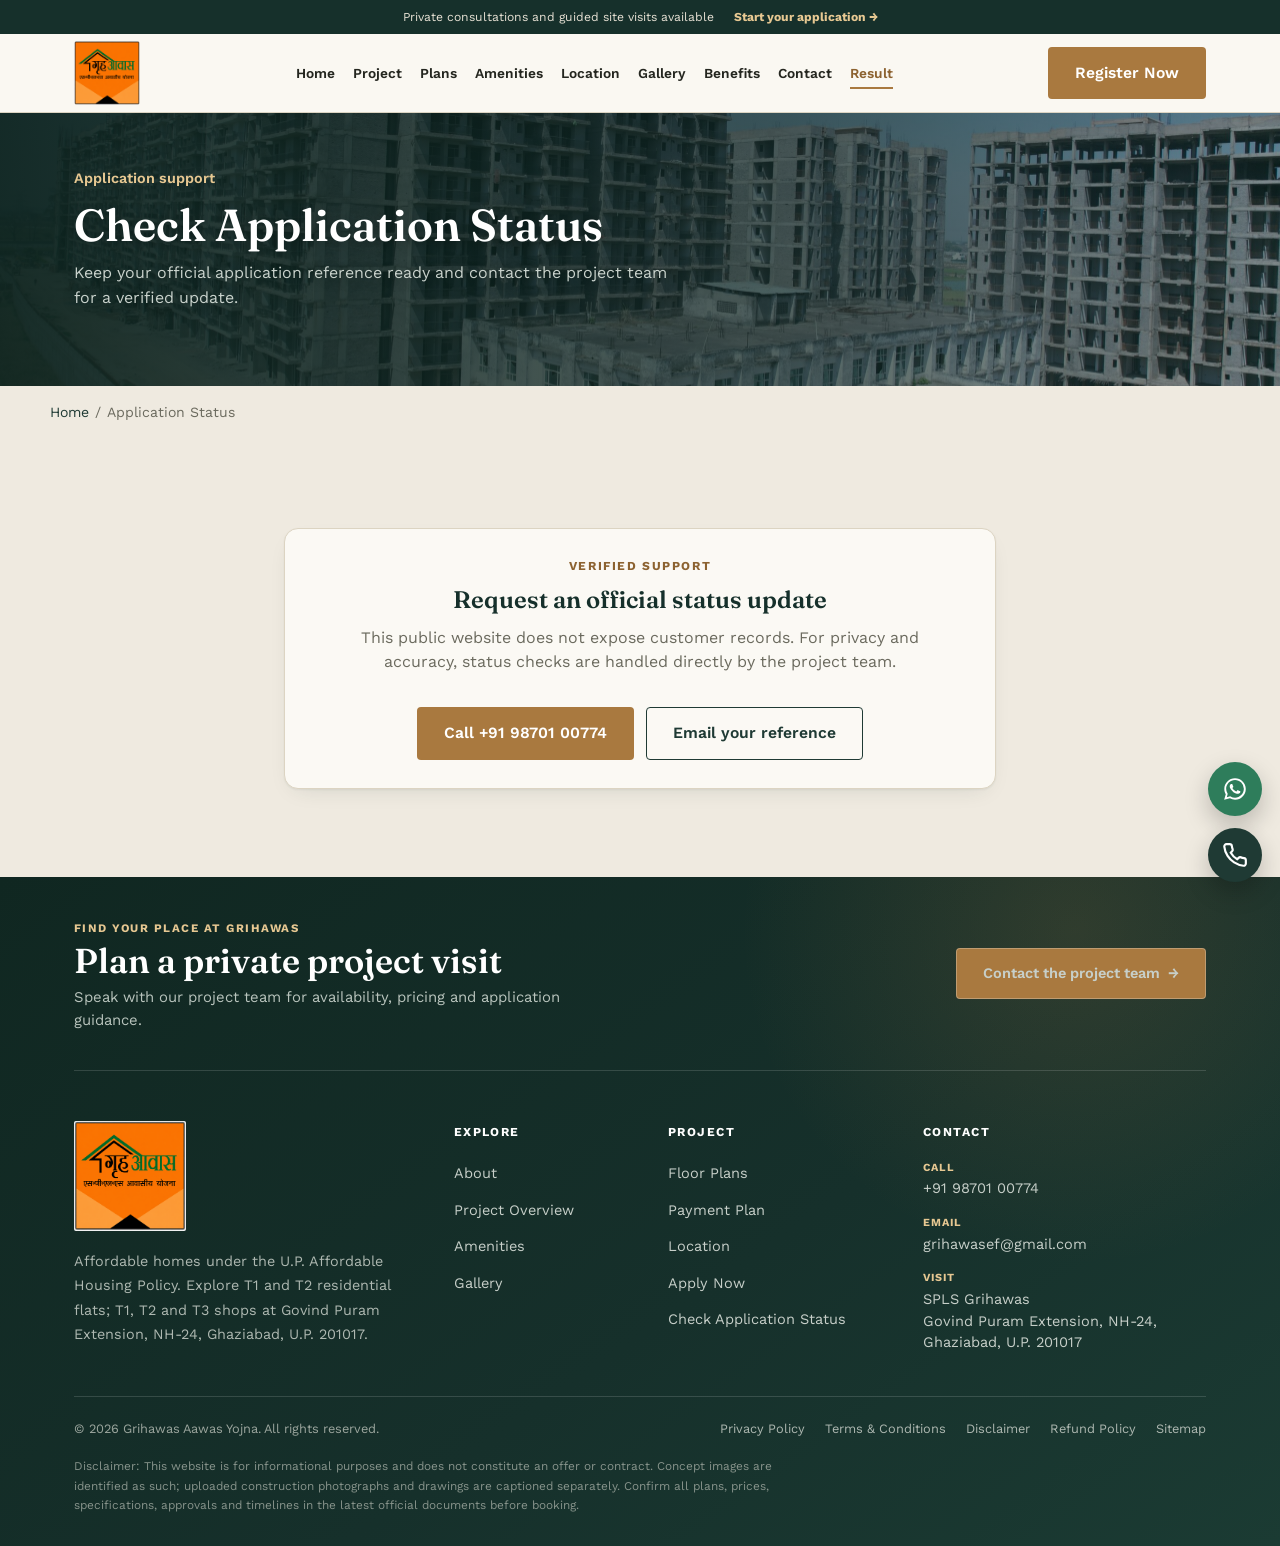
<file: results.html>
<!doctype html>
<html lang="en-IN">

<head>
    <meta charset="utf-8">
    <meta name="viewport" content="width=device-width,initial-scale=1">
    <title>Check Application Status | Grihawas</title>
    <meta name="description"
        content="Contact the Grihawas project team to verify your application status using your official application reference.">
    <link rel="canonical" href="https://grihawas.com/results.html">
    <link rel="icon" href="favicon.svg">
    <meta property="og:type" content="website">
    <meta property="og:title" content="Check Application Status | Grihawas">
    <meta property="og:description" content="Verify a Grihawas application through the official project team.">
    <meta property="og:url" content="https://grihawas.com/results.html">
    <meta property="og:image" content="https://grihawas.com/assets/images/hero/spls/project-entrance.webp">
    <meta name="twitter:card" content="summary_large_image">
    <link rel="preconnect" href="https://fonts.googleapis.com">
    <link rel="preconnect" href="https://fonts.gstatic.com" crossorigin>
    <link
        href="https://fonts.googleapis.com/css2?family=Fraunces:opsz,wght@9..144,600;9..144,700&family=Work+Sans:wght@400;500;600;700&display=swap"
        rel="stylesheet">
    <link rel="stylesheet" href="assets/css/style.css">
</head>

<body data-page="results">
    <div id="site-header"></div>
    <main id="main-content">
        <header class="page-header">
            <div class="container"><span class="kicker" style="color:#e7c892">Application support</span>
                <h1>Check Application Status</h1>
                <p>Keep your official application reference ready and contact the project team for a verified update.
                </p>
            </div>
        </header>
        <nav class="breadcrumb container" aria-label="Breadcrumb"><a href="index.html">Home</a><span
                class="sep">/</span><span aria-current="page">Application Status</span></nav>
        <section class="section">
            <div class="container" style="max-width:760px">
                <div class="form-card text-center"><span class="eyebrow">Verified support</span>
                    <h2>Request an official status update</h2>
                    <p style="margin-inline:auto;color:var(--muted)">This public website does not expose customer
                        records. For privacy and accuracy, status checks are handled directly by the project team.</p>
                    <div class="section-actions"><a class="btn btn-primary" href="tel:+919870100774">Call +91 98701
                            00774</a><a class="btn btn-outline"
                            href="mailto:grihawasef@gmail.com?subject=Grihawas%20application%20status">Email your
                            reference</a></div>
                </div>
            </div>
        </section>
    </main>
    <div id="site-footer"></div>
    <div id="site-fabs"></div>
    <script src="assets/js/config.js"></script>
    <script src="assets/js/components.js"></script>
    <script src="assets/js/main.js"></script>
</body>

</html>
</file>
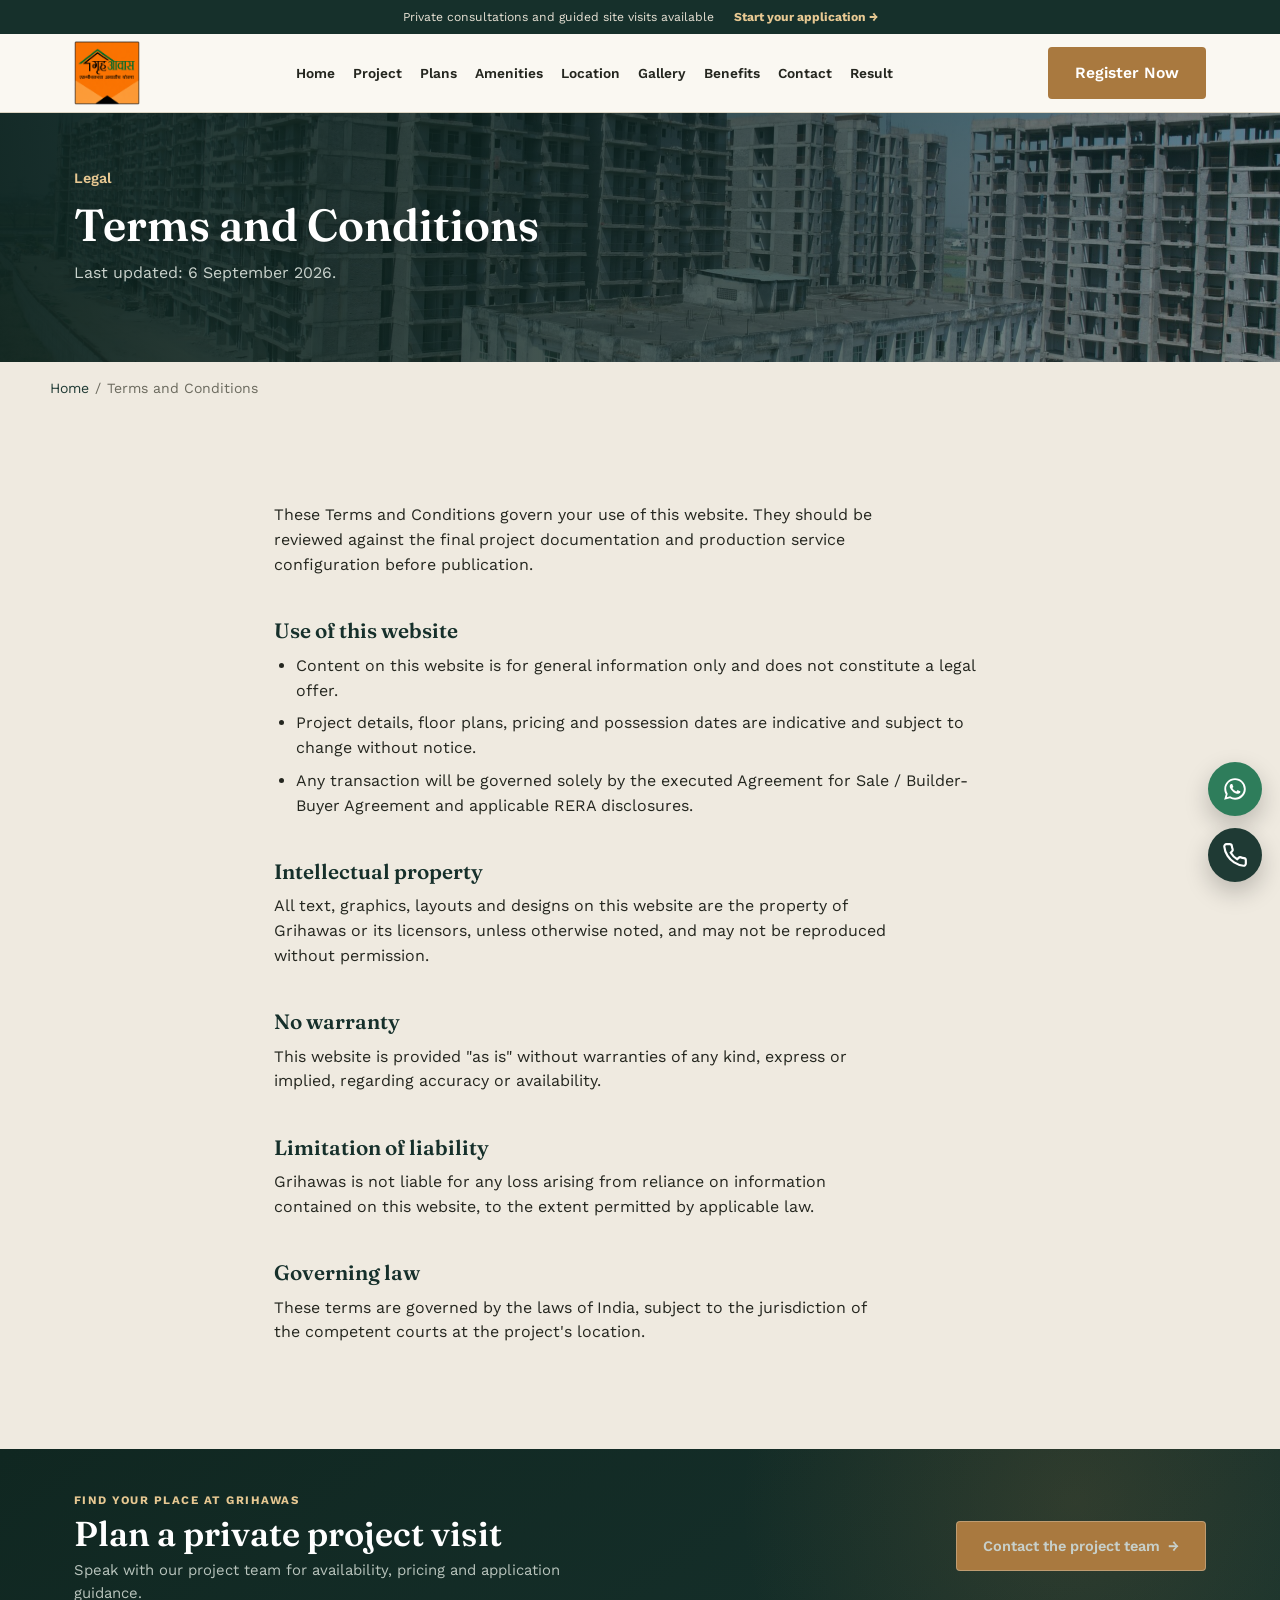
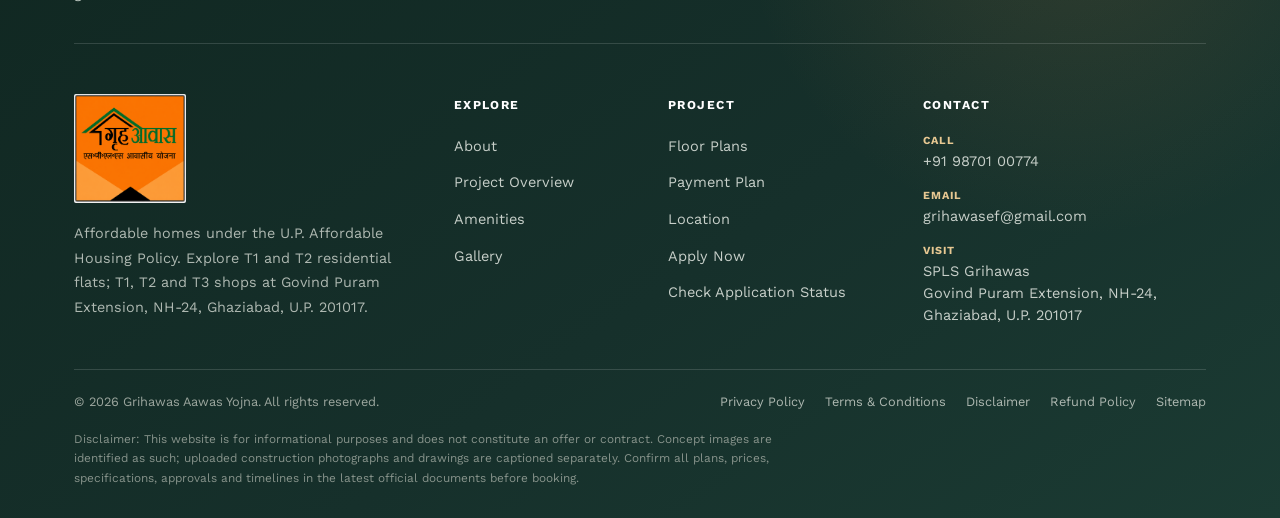
<file: terms-and-conditions.html>
<!DOCTYPE html>
<html lang="en-IN">
<head>
<meta charset="UTF-8">
<meta name="viewport" content="width=device-width, initial-scale=1.0">
<title>Terms and Conditions | Grihawas</title>
<meta name="description" content="Review the Terms and Conditions for using the Grihawas website.">
<link rel="canonical" href="https://grihawas.com/terms-and-conditions.html">
<meta name="robots" content="index, follow">
<link rel="icon" type="image/svg+xml" href="favicon.svg">
<meta property="og:type" content="website">
<meta property="og:title" content="Terms and Conditions | Grihawas">
<meta property="og:description" content="Review the Terms and Conditions for using the Grihawas website.">
<meta property="og:url" content="https://grihawas.com/terms-and-conditions.html">
<meta property="og:image" content="https://grihawas.com/assets/images/hero/spls/project-entrance.webp">
<meta property="og:site_name" content="Grihawas">
<meta name="twitter:card" content="summary_large_image">
<meta name="twitter:title" content="Terms and Conditions | Grihawas">
<meta name="twitter:description" content="Review the Terms and Conditions for using the Grihawas website.">
<meta name="twitter:image" content="https://grihawas.com/assets/images/hero/spls/project-entrance.webp">
<link rel="preconnect" href="https://fonts.googleapis.com"><link rel="preconnect" href="https://fonts.gstatic.com" crossorigin><link href="https://fonts.googleapis.com/css2?family=Fraunces:opsz,wght@9..144,500;9..144,600;9..144,700&family=Work+Sans:wght@400;500;600;700&display=swap" rel="stylesheet">
<link rel="stylesheet" href="assets/css/style.css">
<script type="application/ld+json">{
  "@context": "https://schema.org",
  "@type": "Organization",
  "name": "Grihawas",
  "url": "https://grihawas.com/",
  "logo": "https://grihawas.com/assets/images/brand/grihawas-logo.png",
  "sameAs": []
}</script>
<script type="application/ld+json">{"@context":"https://schema.org","@type":"BreadcrumbList","itemListElement":[{"@type":"ListItem","position":1,"name":"Home","item":"https://grihawas.com/"},{"@type":"ListItem","position":2,"name":"Terms and Conditions","item":"https://grihawas.com/terms-and-conditions.html"}]}</script>
</head>
<body data-page="terms-and-conditions">
<div id="site-header"></div>
<main id="main-content">

<header class="page-header">
  <div class="container">
    <span class="kicker" style="color:#E7C892;">Legal</span>
    <h1>Terms and Conditions</h1>
    <p>Last updated: 6 September 2026.</p>
  </div>
</header>
<nav class="breadcrumb container" aria-label="Breadcrumb"><a href="index.html">Home</a><span class="sep">/</span><span aria-current="page">Terms and Conditions</span></nav>
<section class="section">
  <div class="container legal-body">
    
<p>These Terms and Conditions govern your use of this website. They should be reviewed against the final project documentation and production service configuration before publication.</p>
<h2>Use of this website</h2>
<ul>
  <li>Content on this website is for general information only and does not constitute a legal offer.</li>
  <li>Project details, floor plans, pricing and possession dates are indicative and subject to change without notice.</li>
  <li>Any transaction will be governed solely by the executed Agreement for Sale / Builder-Buyer Agreement and applicable RERA disclosures.</li>
</ul>
<h2>Intellectual property</h2>
<p>All text, graphics, layouts and designs on this website are the property of Grihawas or its licensors, unless otherwise noted, and may not be reproduced without permission.</p>
<h2>No warranty</h2>
<p>This website is provided "as is" without warranties of any kind, express or implied, regarding accuracy or availability.</p>
<h2>Limitation of liability</h2>
<p>Grihawas is not liable for any loss arising from reliance on information contained on this website, to the extent permitted by applicable law.</p>
<h2>Governing law</h2>
<p>These terms are governed by the laws of India, subject to the jurisdiction of the competent courts at the project's location.</p>

  </div>
</section>

</main>
<div id="site-footer"></div>
<div id="site-fabs"></div>

<div class="modal-overlay" id="enquiryModal">
  <div class="modal-box" style="max-width:480px;">
    <button class="modal-close" data-close-modal aria-label="Close">&times;</button>
    <div class="form-card" data-lead-wrap>
      <h3>Enquire Now</h3>
      <p style="color:var(--muted);font-size:0.92rem;">Share your details and our sales team will call you back shortly.</p>
      <form data-lead-form novalidate>
        <div class="form-row">
          <label for="pm-name">Full Name <span class="req">*</span></label>
          <input type="text" id="pm-name" name="fullName" required>
          <span class="form-error">Please enter your full name.</span>
        </div>
        <div class="form-row">
          <label for="pm-phone">Phone Number <span class="req">*</span></label>
          <input type="tel" id="pm-phone" name="phone" placeholder="10-digit mobile number" required>
          <span class="form-error">Enter a valid 10-digit mobile number.</span>
        </div>
        <div class="form-row">
          <label for="pm-email">Email <span class="req">*</span></label>
          <input type="email" id="pm-email" name="email" required>
          <span class="form-error">Enter a valid email address.</span>
        </div>
        <div class="form-row">
          <label for="pm-config">Interested Configuration <span class="req">*</span></label>
          <select id="pm-config" name="configuration" required>
            <option value="">Select configuration</option>
            <option>T1 Residential Plan</option>
            <option>T2 Residential Plan</option>
            <option>Commercial Shop</option>
            <option>Not sure yet</option>
          </select>
          <span class="form-error">Please select a configuration.</span>
        </div>
        <div class="form-row">
          <label for="pm-msg">Message</label>
          <textarea id="pm-msg" name="message" placeholder="Optional message"></textarea>
        </div>
        <button type="submit" class="btn btn-primary btn-block">Submit Enquiry</button>
        <p class="form-note">By submitting, you agree to be contacted about Grihawas. See our <a href="privacy-policy.html">Privacy Policy</a>.</p>
      </form>
      <div class="form-success" style="display:none;">
        <h3>Thank you!</h3>
        <p class="mb-0">Your enquiry has been received. Our team will get in touch with you shortly.</p>
      </div>
    </div>
  </div>
</div>

<div class="modal-overlay" id="lightboxOverlay">
  <div class="modal-box">
    <button class="modal-close" data-close-modal aria-label="Close">&times;</button>
    <button class="modal-nav modal-nav--prev" aria-label="Previous image">&#8592;</button>
    <button class="modal-nav modal-nav--next" aria-label="Next image">&#8594;</button>
    <img alt="" hidden>
    <p class="modal-caption"></p>
  </div>
</div>

<script src="assets/js/config.js"></script>
<script src="assets/js/components.js"></script>
<script src="assets/js/main.js"></script>
</body>
</html>
</file>
<file: assets/css/style.css>
/* =========================================================
   GRIHAWAS — DESIGN SYSTEM
   Palette:
     --ink        #1F3A34  deep palm green (primary)
     --ink-2      #16302B  darker green (headers on dark)
     --brass      #A9793F  warm brass (accent / CTA)
     --brass-dark #8C6230
     --sand       #EFEAE0  warm sand background
     --paper      #FBF9F4  card / surface
     --line       #DCD4C2  hairline borders on sand
     --charcoal   #24261F  body text
     --muted      #6B6A5E  secondary text
   Type:
     Display/Headings: "Fraunces"  (warm, high-contrast serif — used deliberately, not decoratively)
     Body/UI:           "Work Sans" (clean grotesque, generous x-height)
   ========================================================= */

:root {
  --ink: #1f3a34;
  --ink-2: #16302b;
  --ink-tint: #eaf0ee;
  --brass: #a9793f;
  --brass-dark: #8c6230;
  --brass-tint: #f3e9da;
  --sand: #efeae0;
  --paper: #fbf9f4;
  --line: #dcd4c2;
  --charcoal: #24261f;
  --muted: #6b6a5e;
  --danger: #a3423b;
  --success: #366b4c;
  --radius-sm: 4px;
  --radius: 8px;
  --radius-lg: 14px;
  --shadow:
    0 1px 2px rgba(31, 58, 52, 0.06), 0 8px 24px -12px rgba(31, 58, 52, 0.18);
  --container: 1180px;
  --font-display: "Fraunces", Georgia, serif;
  --font-body:
    "Work Sans", -apple-system, BlinkMacSystemFont, "Segoe UI", sans-serif;
}

/* Application summary between the homepage hero and live countdown. */
.application-summary {
  padding: 0 0 28px;
  background: #fff;
  color: #17233a;
}
.application-summary__highlights {
  display: grid;
  grid-template-columns: 1fr 1.08fr 1fr;
  align-items: stretch;
}
.application-summary__item {
  display: flex;
  align-items: center;
  gap: 18px;
  min-width: 0;
  padding: 19px 24px;
  background: #fff;
}
.application-summary__item--date {
  background: #fb7617;
  color: #fff;
}
.application-summary__icon {
  display: grid;
  place-items: center;
  flex: 0 0 54px;
  width: 54px;
  height: 54px;
  border-radius: 50%;
  background: #ff9300;
  color: #fff;
}
.application-summary__item--date .application-summary__icon {
  background: #fff;
  color: #fb7617;
}
.application-summary__icon svg {
  width: 29px;
  height: 29px;
  fill: none;
  stroke: currentColor;
  stroke-width: 1.8;
  stroke-linecap: round;
  stroke-linejoin: round;
}
.application-summary__icon--rera {
  font-size: 0.62rem;
  font-weight: 800;
  line-height: 1.05;
  text-align: center;
}
.application-summary__item p {
  display: flex;
  min-width: 0;
  flex-wrap: wrap;
  gap: 3px 7px;
  margin: 0;
  max-width: none;
  line-height: 1.35;
}
.application-summary__item strong {
  font-size: 0.95rem;
}
.application-summary__item p span {
  font-size: 0.9rem;
}
.application-summary__cards {
  display: grid;
  grid-template-columns: 1.35fr 0.95fr;
  gap: 24px;
  padding-top: 24px;
}
.application-summary__cta,
.application-summary__money {
  min-width: 0;
  min-height: 260px;
  padding: 32px;
  border-radius: 18px;
}
.application-summary__cta {
  display: flex;
  flex-direction: column;
  justify-content: space-between;
  background: #fb7617;
  color: #fff;
}
.application-summary__cta h2 {
  max-width: 700px;
  color: #fff;
  font-size: clamp(1.7rem, 3vw, 2.4rem);
}
.application-summary__cta .btn {
  width: 100%;
  background: #fff;
  color: #ef721d;
  border-radius: 999px;
}
.application-summary__money {
  border: 1px solid #ed4c55;
  background: #fff;
}
.application-summary__money h2 {
  font-size: 1.35rem;
}
.application-summary__money dl {
  margin: 24px 0 18px;
}
.application-summary__money dl > div {
  display: grid;
  grid-template-columns: minmax(0, 1fr) auto;
  gap: 18px;
  padding: 13px 0;
  border-bottom: 1px solid #d9dde2;
}
.application-summary__money dd {
  margin: 0;
  white-space: nowrap;
}
.application-summary__money p {
  margin: 0;
  color: #67707f;
  font-size: 0.84rem;
}

@media (max-width: 850px) {
  .application-summary__highlights {
    grid-template-columns: 1fr;
  }
  .application-summary__item {
    min-height: 76px;
    border-bottom: 1px solid #e6e9ec;
  }
  .application-summary__cards {
    grid-template-columns: 1fr;
  }
  .application-summary__cta,
  .application-summary__money {
    min-height: 220px;
  }
}
@media (max-width: 480px) {
  .application-summary {
    padding-bottom: 18px;
  }
  .application-summary > .container {
    padding-inline: 14px;
  }
  .application-summary__item {
    gap: 13px;
    padding: 14px 12px;
  }
  .application-summary__icon {
    flex-basis: 44px;
    width: 44px;
    height: 44px;
  }
  .application-summary__item p {
    display: grid;
  }
  .application-summary__cards {
    gap: 14px;
    padding-top: 14px;
  }
  .application-summary__cta,
  .application-summary__money {
    min-height: 0;
    padding: 24px 18px;
    border-radius: 14px;
  }
  .application-summary__cta {
    gap: 28px;
  }
  .application-summary__cta h2 {
    font-size: 1.55rem;
  }
  .application-summary__money h2 {
    font-size: 1.2rem;
  }
  .application-summary__money dl > div {
    gap: 10px;
    font-size: 0.87rem;
  }
}

/* Compact live-registration strip immediately below the homepage hero. */
body[data-page="home"] .registration-section {
  padding: 20px 0 34px;
  background: #fff;
}
body[data-page="home"] .registration-panel {
  border-radius: 14px;
  box-shadow: 0 10px 30px rgba(9, 28, 23, 0.07);
}
body[data-page="home"] .registration-main {
  grid-template-columns:
    minmax(150px, 0.7fr) minmax(330px, 1.4fr) minmax(180px, 0.8fr)
    auto;
  gap: 22px;
  padding: 24px 28px;
}
body[data-page="home"] .registration-status {
  display: inline-flex;
  margin: 0 0 9px;
  padding: 5px 10px;
  border: 1px solid rgba(159, 208, 174, 0.45);
  border-radius: 999px;
  background: rgba(84, 136, 102, 0.16);
  color: #b7dfc3;
  font-size: 0.65rem;
}
body[data-page="home"] .registration-amount strong {
  font-size: clamp(1.8rem, 3vw, 2.6rem);
}
body[data-page="home"] .registration-label {
  margin-bottom: 8px;
  font-size: 0.68rem;
}
body[data-page="home"] .registration-countdown > div {
  padding: 10px 4px 8px;
  border-radius: 7px;
}
body[data-page="home"] .registration-countdown strong {
  font-size: clamp(1.15rem, 2vw, 1.55rem);
}
body[data-page="home"] .registration-countdown span {
  margin-top: 5px;
  font-size: 0.56rem;
}
body[data-page="home"] .registration-deadline {
  margin: 7px 0 0;
  max-width: none;
  color: rgba(255, 255, 255, 0.65);
  font-size: 0.7rem;
  text-align: center;
}
body[data-page="home"] .refund-assurance {
  padding: 10px 14px;
}
body[data-page="home"] .registration-cta {
  grid-column: auto;
  min-width: 145px;
  padding-inline: 18px;
  white-space: nowrap;
}
body[data-page="home"] .registration-trust {
  grid-template-columns: 0.75fr 1.25fr;
}
body[data-page="home"] .rera-trust,
body[data-page="home"] .bank-trust {
  padding: 22px 28px;
}
body[data-page="home"] .rera-trust {
  display: grid;
  grid-template-columns: minmax(0, 1fr) auto;
  align-items: center;
  gap: 5px 18px;
}
body[data-page="home"] .rera-trust .trust-kicker {
  grid-column: 1;
  margin: 0;
}
body[data-page="home"] .rera-trust strong {
  grid-column: 1;
  margin: 0;
  font-size: 1.05rem;
}
body[data-page="home"] .rera-trust .btn {
  grid-column: 2;
  grid-row: 1/3;
  min-height: 40px;
  padding: 8px 15px;
  font-size: 0.76rem;
}
body[data-page="home"] .bank-trust {
  display: grid;
  grid-template-columns: auto 1fr;
  align-items: center;
  gap: 18px;
}
body[data-page="home"] .bank-trust .trust-kicker {
  margin: 0;
}
body[data-page="home"] .bank-trust ul {
  margin: 0;
}

@media (max-width: 900px) {
  body[data-page="home"] .registration-main {
    grid-template-columns: 1fr 1.4fr;
  }
  body[data-page="home"] .registration-cta {
    width: 100%;
  }
  body[data-page="home"] .bank-trust {
    grid-template-columns: 1fr;
  }
}
@media (max-width: 700px) {
  body[data-page="home"] .registration-section {
    padding: 12px 0 24px;
  }
  body[data-page="home"] .registration-main {
    grid-template-columns: 1fr;
    gap: 18px;
    padding: 20px 16px;
  }
  body[data-page="home"] .registration-amount {
    padding-bottom: 2px;
  }
  body[data-page="home"] .registration-countdown {
    gap: 6px;
  }
  body[data-page="home"] .registration-countdown > div {
    padding: 10px 2px 8px;
  }
  body[data-page="home"] .registration-cta {
    min-height: 42px;
  }
  body[data-page="home"] .registration-trust {
    grid-template-columns: 1fr;
  }
  body[data-page="home"] .rera-trust {
    grid-template-columns: 1fr;
    text-align: center;
  }
  body[data-page="home"] .rera-trust .trust-kicker,
  body[data-page="home"] .rera-trust strong,
  body[data-page="home"] .rera-trust .btn {
    grid-column: 1;
    grid-row: auto;
  }
  body[data-page="home"] .bank-trust {
    text-align: center;
  }
  body[data-page="home"] .bank-trust ul {
    grid-template-columns: repeat(3, minmax(0, 1fr));
  }
}
@media (max-width: 380px) {
  body[data-page="home"] .bank-trust ul {
    grid-template-columns: 1fr;
  }
}

/* Registration, statutory trust and lending partners */
.registration-section {
  padding: clamp(38px, 5vw, 70px) 0;
  background: #f5f3ee;
  color: var(--ink);
}
.registration-panel {
  overflow: hidden;
  border: 1px solid rgba(21, 55, 45, 0.14);
  border-radius: 22px;
  background: #fff;
  box-shadow: 0 18px 50px rgba(9, 28, 23, 0.08);
}
.registration-main {
  display: grid;
  grid-template-columns: minmax(170px, 0.75fr) minmax(350px, 1.45fr) minmax(
      190px,
      0.9fr
    );
  align-items: center;
  gap: clamp(22px, 3vw, 44px);
  padding: clamp(28px, 4vw, 48px);
  background: #0c2c25;
  color: #fff;
}
.registration-amount,
.registration-timer-wrap {
  text-align: center;
}
.registration-status,
.registration-label,
.trust-kicker {
  margin: 0 0 12px;
  color: #dfc18e;
  font-size: 0.76rem;
  font-weight: 700;
  letter-spacing: 0.14em;
  text-transform: uppercase;
}
.registration-amount strong {
  display: block;
  color: #fff;
  font: 700 clamp(2.35rem, 4vw, 4rem)/1 var(--font-display);
  white-space: nowrap;
}
.registration-amount > span {
  display: block;
  margin-top: 8px;
  color: rgba(255, 255, 255, 0.78);
  font-size: 0.86rem;
}
.registration-countdown {
  display: grid;
  grid-template-columns: repeat(4, minmax(0, 1fr));
  gap: 9px;
}
.registration-countdown > div {
  min-width: 0;
  padding: 13px 6px 10px;
  border: 1px solid rgba(223, 193, 142, 0.36);
  border-radius: 10px;
  background: rgba(255, 255, 255, 0.07);
}
.registration-countdown strong {
  display: block;
  color: #fff;
  font: 700 clamp(1.35rem, 2.3vw, 2rem)/1 var(--font-display);
  font-variant-numeric: tabular-nums;
}
.registration-countdown span {
  display: block;
  margin-top: 7px;
  color: rgba(255, 255, 255, 0.68);
  font-size: clamp(0.55rem, 1vw, 0.68rem);
  letter-spacing: 0.08em;
  text-transform: uppercase;
}
.registration-expired {
  margin: 0;
  padding: 20px;
  border: 1px solid rgba(223, 193, 142, 0.4);
  border-radius: 10px;
  color: #fff;
  font-weight: 700;
  letter-spacing: 0.1em;
  text-transform: uppercase;
}
.registration-countdown[hidden],
.registration-expired[hidden] {
  display: none !important;
}
.refund-assurance {
  display: flex;
  align-items: center;
  gap: 12px;
  min-width: 0;
  padding: 17px;
  border-left: 1px solid rgba(255, 255, 255, 0.16);
}
.refund-assurance > span {
  display: grid;
  place-items: center;
  flex: 0 0 32px;
  width: 32px;
  height: 32px;
  border: 1px solid #7caf8e;
  border-radius: 50%;
  color: #9fd0ae;
}
.refund-assurance p {
  margin: 0;
  color: #fff;
  font-size: 0.9rem;
  line-height: 1.5;
}
.registration-cta {
  grid-column: 1/-1;
  justify-self: center;
  min-width: 210px;
  background: #b88449 !important;
  border-color: #b88449 !important;
  color: #fff !important;
}
.registration-trust {
  display: grid;
  grid-template-columns: 1fr 1.35fr;
  gap: 0;
}
.rera-trust,
.bank-trust {
  padding: clamp(25px, 3.5vw, 40px);
}
.rera-trust {
  display: flex;
  flex-direction: column;
  align-items: flex-start;
  border-right: 1px solid #e4e7e4;
}
.rera-trust strong {
  margin-bottom: 19px;
  color: #123d32;
  font-size: clamp(1.25rem, 2.3vw, 1.75rem);
  letter-spacing: 0.04em;
  overflow-wrap: anywhere;
}
.rera-trust .btn {
  width: 100%;
  max-width: 230px;
}
.bank-trust ul {
  display: grid;
  grid-template-columns: repeat(3, minmax(0, 1fr));
  gap: 10px;
  margin: 18px 0 0;
  padding: 0;
  list-style: none;
}
.bank-trust li {
  min-width: 0;
  padding: 14px 10px;
  border: 1px solid #dfe7e2;
  border-radius: 9px;
  background: #f8faf8;
  color: #23483e;
  font-size: 0.86rem;
  font-weight: 600;
  text-align: center;
}
.bank-trust li span {
  color: #548866;
}
.bank-trust .bank-logo-card {
  display: flex;
  align-items: center;
  justify-content: center;
  min-height: 78px;
  padding: 16px;
  background: #fff;
}
.bank-logo-card img {
  width: auto;
  max-width: 100%;
  height: 38px;
  object-fit: contain;
}
.bank-logo-card--canara {
  background: #0568a6 !important;
}
.bank-logo-card--canara img {
  height: 48px;
}

/* Defensive sizing prevents wide media and controls from forcing page overflow. */
img,
video,
svg,
iframe {
  max-width: 100%;
}
button,
input,
select,
textarea {
  max-width: 100%;
}
.footer-bottom nav,
.footer-bottom ul {
  min-width: 0;
}

@media (max-width: 900px) {
  .registration-main {
    grid-template-columns: 1fr 1.45fr;
  }
  .refund-assurance {
    border-left: 0;
  }
  .registration-cta {
    grid-column: auto;
    width: 100%;
  }
}
@media (max-width: 700px) {
  .registration-main {
    grid-template-columns: 1fr;
    gap: 26px;
    padding: 30px 20px;
  }
  .registration-main > * {
    width: 100%;
  }
  .refund-assurance {
    justify-content: center;
    padding: 5px 0;
    text-align: left;
  }
  .registration-cta {
    justify-self: stretch;
  }
  .registration-trust {
    grid-template-columns: 1fr;
  }
  .rera-trust {
    align-items: center;
    border-right: 0;
    border-bottom: 1px solid #e4e7e4;
    text-align: center;
  }
  .bank-trust {
    text-align: center;
  }
  .bank-trust ul {
    grid-template-columns: 1fr;
  }
}
@media (max-width: 380px) {
  .registration-section .container {
    padding-inline: 12px;
  }
  .registration-main {
    padding-inline: 14px;
  }
  .registration-countdown {
    gap: 5px;
  }
  .registration-countdown > div {
    padding-inline: 2px;
  }
  .registration-countdown span {
    letter-spacing: 0.02em;
  }
}

/* ---------- Reset ---------- */
*,
*::before,
*::after {
  box-sizing: border-box;
}
html {
  scroll-behavior: smooth;
}
html {
  overflow-x: clip;
}
body {
  margin: 0;
  min-height: 100vh;
  display: flex;
  flex-direction: column;
  font-family: var(--font-body);
  color: var(--charcoal);
  background: var(--sand);
  line-height: 1.55;
  -webkit-font-smoothing: antialiased;
  overflow-x: clip;
}
body > main {
  flex: 1 0 auto;
}
#site-footer {
  margin-top: auto;
}
img {
  max-width: 100%;
  display: block;
}
a {
  color: inherit;
  text-decoration: none;
}
ul {
  list-style: none;
  margin: 0;
  padding: 0;
}
button {
  font-family: inherit;
  cursor: pointer;
}
h1,
h2,
h3,
h4 {
  font-family: var(--font-display);
  font-weight: 600;
  line-height: 1.15;
  margin: 0 0 0.5em;
  color: var(--ink-2);
}
p {
  margin: 0 0 1em;
  max-width: 62ch;
}
input,
select,
textarea {
  font-family: inherit;
  font-size: 1rem;
}

:focus-visible {
  outline: 2px solid var(--brass);
  outline-offset: 2px;
}

.container {
  max-width: var(--container);
  margin: 0 auto;
  padding: 0 24px;
}

.visually-hidden {
  position: absolute;
  width: 1px;
  height: 1px;
  margin: -1px;
  padding: 0;
  overflow: hidden;
  clip: rect(0, 0, 0, 0);
  white-space: nowrap;
  border: 0;
}

.skip-link {
  position: absolute;
  left: -999px;
  top: 0;
  background: var(--ink);
  color: #fff;
  padding: 10px 16px;
  z-index: 2000;
  border-radius: 0 0 6px 0;
}
.skip-link:focus {
  left: 0;
}

/* ---------- Section rhythm ---------- */
.section {
  padding: 88px 0;
}
.section--tight {
  padding: 56px 0;
}
.section--dark {
  background: var(--ink);
  color: #edeae0;
}
.section--dark h2,
.section--dark h3 {
  color: #fff;
}
.section--dark p {
  color: #c9d2cc;
}
.section--paper {
  background: var(--paper);
}
.section-head {
  max-width: 640px;
  margin-bottom: 44px;
}
.section-head .kicker {
  color: var(--brass);
}
.section-head h2 {
  font-size: clamp(1.7rem, 3vw, 2.5rem);
}
.section-head p {
  color: var(--muted);
  font-size: 1.05rem;
}

.kicker {
  font-family: var(--font-body);
  font-weight: 600;
  font-size: 0.9rem;
  color: var(--brass-dark);
  display: block;
  margin-bottom: 10px;
}

.divider {
  height: 1px;
  background: var(--line);
  border: 0;
  margin: 0;
}

/* ---------- Buttons ---------- */
.btn {
  display: inline-flex;
  align-items: center;
  justify-content: center;
  gap: 8px;
  padding: 13px 26px;
  border-radius: var(--radius-sm);
  font-weight: 600;
  font-size: 0.98rem;
  border: 1px solid transparent;
  transition:
    background 0.15s ease,
    color 0.15s ease,
    border-color 0.15s ease,
    transform 0.1s ease;
  white-space: nowrap;
}
.btn:active {
  transform: translateY(1px);
}
.btn-primary {
  background: var(--brass);
  color: #fff;
}
.btn-primary:hover {
  background: var(--brass-dark);
}
.btn-secondary {
  background: transparent;
  color: var(--paper);
  border-color: rgba(255, 255, 255, 0.55);
}
.btn-secondary:hover {
  background: rgba(255, 255, 255, 0.12);
}
.btn-outline {
  background: transparent;
  color: var(--ink);
  border-color: var(--ink);
}
.btn-outline:hover {
  background: var(--ink);
  color: #fff;
}
.btn-ghost {
  background: var(--ink-tint);
  color: var(--ink);
}
.btn-ghost:hover {
  background: var(--brass-tint);
  color: var(--brass-dark);
}
.btn-block {
  width: 100%;
}
.btn-sm {
  padding: 9px 16px;
  font-size: 0.88rem;
}

/* ---------- Header ---------- */
.announcement {
  min-height: 34px;
  padding: 7px 24px;
  display: flex;
  align-items: center;
  justify-content: center;
  gap: 20px;
  text-align: center;
  background: var(--ink-2);
  color: #e7e1d4;
  font-size: 0.76rem;
}
.announcement a {
  color: #e7c892;
  font-weight: 700;
}
.site-header {
  position: sticky;
  top: 0;
  z-index: 900;
  background: rgba(251, 249, 244, 0.92);
  backdrop-filter: saturate(140%) blur(8px);
  border-bottom: 1px solid var(--line);
}
.site-header.is-scrolled {
  box-shadow: 0 10px 28px -18px rgba(0, 0, 0, 0.45);
}
@media (max-width: 540px) {
  .announcement {
    justify-content: space-between;
    padding-inline: 14px;
  }
  .announcement span {
    text-align: left;
  }
}
.site-header .container {
  display: flex;
  align-items: center;
  justify-content: space-between;
  height: 78px;
}
.brand {
  display: flex;
  align-items: center;
  gap: 10px;
  font-family: var(--font-display);
  font-size: 1.4rem;
  font-weight: 600;
  color: var(--ink-2);
}
.brand .brand-mark {
  width: 34px;
  height: 34px;
  border-radius: 50%;
  background: conic-gradient(
    from 220deg,
    var(--ink) 0deg,
    var(--brass) 200deg,
    var(--ink) 360deg
  );
  display: inline-block;
}
.brand-logo {
  width: 40px;
  height: 40px;
  flex: 0 0 auto;
  border-radius: 50%;
}
.main-nav {
  display: none;
}
.main-nav ul {
  display: flex;
  align-items: center;
  gap: 18px;
}
.main-nav a {
  font-size: 0.86rem;
  font-weight: 600;
  color: var(--charcoal);
  position: relative;
  padding: 6px 0;
}
.main-nav a:hover,
.main-nav a[aria-current="page"] {
  color: var(--brass-dark);
}
.main-nav a[aria-current="page"]::after {
  content: "";
  position: absolute;
  left: 0;
  right: 0;
  bottom: -2px;
  height: 2px;
  background: var(--brass);
}
.header-cta {
  display: none;
}
.hamburger {
  display: inline-flex;
  align-items: center;
  justify-content: center;
  width: 44px;
  height: 44px;
  border-radius: var(--radius-sm);
  border: 1px solid var(--line);
  background: var(--paper);
}
.hamburger span,
.hamburger::before,
.hamburger::after {
  content: "";
  display: block;
  width: 20px;
  height: 2px;
  background: var(--ink);
}
.hamburger {
  flex-direction: column;
  gap: 5px;
}
.hamburger span {
  width: 20px;
  height: 2px;
  background: var(--ink);
}

.mobile-nav {
  position: fixed;
  inset: 0 0 0 auto;
  width: min(86vw, 360px);
  background: var(--paper);
  transform: translateX(100%);
  transition: transform 0.28s ease;
  z-index: 1100;
  box-shadow: -12px 0 40px rgba(0, 0, 0, 0.18);
  display: flex;
  flex-direction: column;
  visibility: hidden;
  pointer-events: none;
}
.mobile-nav.is-open {
  transform: translateX(0);
  visibility: visible;
  pointer-events: auto;
}
.mobile-nav-head {
  display: flex;
  align-items: center;
  justify-content: space-between;
  padding: 18px 20px;
  border-bottom: 1px solid var(--line);
}
.mobile-nav-close {
  width: 40px;
  height: 40px;
  border: 1px solid var(--line);
  border-radius: var(--radius-sm);
  background: transparent;
  font-size: 1.3rem;
  line-height: 1;
}
.mobile-nav ul {
  padding: 8px 8px 20px;
  overflow-y: auto;
}
.mobile-nav a {
  display: block;
  padding: 14px 12px;
  font-size: 1.05rem;
  border-bottom: 1px solid var(--line);
}
.mobile-nav .header-cta {
  display: block;
  margin: 16px;
}
.nav-scrim {
  position: fixed;
  inset: 0;
  background: rgba(22, 30, 27, 0.45);
  z-index: 1050;
  opacity: 0;
  pointer-events: none;
  transition: opacity 0.25s ease;
}
.nav-scrim.is-open {
  opacity: 1;
  pointer-events: auto;
}
body.nav-locked {
  overflow: hidden;
}

@media (min-width: 960px) {
  .main-nav {
    display: block;
  }
  .header-cta {
    display: inline-flex;
  }
  .hamburger,
  .mobile-nav,
  .nav-scrim {
    display: none;
  }
}

/* ---------- Floating action buttons ---------- */
.fab-stack {
  position: fixed;
  right: 18px;
  bottom: 18px;
  z-index: 800;
  display: flex;
  flex-direction: column;
  gap: 12px;
  transition:
    opacity 0.18s ease,
    transform 0.18s ease;
}
.fab-stack.is-footer-hidden {
  opacity: 0;
  pointer-events: none;
  transform: translateY(10px);
}
.fab {
  width: 54px;
  height: 54px;
  border-radius: 50%;
  display: flex;
  align-items: center;
  justify-content: center;
  box-shadow: 0 10px 24px rgba(0, 0, 0, 0.22);
  color: #fff;
}
.fab--wa {
  background: #2e7d5b;
}
.fab--call {
  background: var(--ink);
}
.fab svg {
  width: 26px;
  height: 26px;
}
.mobile-cta-bar {
  position: fixed;
  z-index: 880;
  inset: auto 0 0;
  display: grid;
  grid-template-columns: repeat(3, 1fr);
  background: var(--ink-2);
  box-shadow: 0 -8px 24px rgba(0, 0, 0, 0.18);
}
.mobile-cta-bar a,
.mobile-cta-bar button {
  min-height: 52px;
  display: flex;
  align-items: center;
  justify-content: center;
  border: 0;
  border-right: 1px solid rgba(255, 255, 255, 0.15);
  background: transparent;
  color: #fff;
  font-size: 0.86rem;
  font-weight: 700;
}
.mobile-cta-bar > :nth-child(2) {
  background: var(--brass);
}
@media (max-width: 699px) {
  body {
    padding-bottom: 52px;
  }
  .fab-stack {
    bottom: 68px;
  }
}
@media (min-width: 700px) {
  .mobile-cta-bar {
    display: none;
  }
}

/* ---------- Hero ---------- */
.hero {
  position: relative;
  color: #fff;
  overflow: hidden;
  min-height: 82vh;
  display: flex;
  align-items: flex-end;
}
.hero-media {
  position: absolute;
  inset: 0;
  z-index: 0;
}
.hero-media img {
  width: 100%;
  height: 100%;
  object-fit: cover;
}
.hero-media::after {
  content: "";
  position: absolute;
  inset: 0;
  background: linear-gradient(
    180deg,
    rgba(22, 30, 27, 0.35) 0%,
    rgba(18, 26, 23, 0.55) 55%,
    rgba(15, 22, 19, 0.88) 100%
  );
}
.hero-content {
  position: relative;
  z-index: 1;
  padding: 64px 0 56px;
  width: 100%;
}
.hero-grid {
  display: grid;
  gap: 32px;
  align-items: end;
}
.hero-eyebrow {
  display: flex;
  align-items: center;
  gap: 10px;
  color: #e7dcc4;
  font-weight: 600;
  margin-bottom: 18px;
}
.hero-eyebrow .dot {
  width: 7px;
  height: 7px;
  border-radius: 50%;
  background: var(--brass);
}
.hero h1 {
  font-size: clamp(2.3rem, 5vw, 4rem);
  color: #fff;
  max-width: 16ch;
  margin-bottom: 18px;
}
.hero-desc {
  max-width: 46ch;
  color: #e8e4d8;
  font-size: 1.08rem;
}
.hero-facts {
  display: flex;
  flex-wrap: wrap;
  gap: 22px 32px;
  margin: 26px 0 32px;
}
.hero-fact {
  border-left: 2px solid var(--brass);
  padding-left: 12px;
}
.hero-fact strong {
  display: block;
  font-family: var(--font-display);
  font-size: 1.15rem;
  color: #fff;
}
.hero-fact span {
  font-size: 0.85rem;
  color: #c9d2cc;
}
.hero-ctas {
  display: flex;
  flex-wrap: wrap;
  gap: 14px;
}

/* ---------- Cards grid patterns ---------- */
.grid {
  display: grid;
  gap: 22px;
}
.grid-2 {
  grid-template-columns: repeat(1, 1fr);
}
.grid-3 {
  grid-template-columns: repeat(1, 1fr);
}
.grid-4 {
  grid-template-columns: repeat(1, 1fr);
}
@media (min-width: 700px) {
  .grid-2 {
    grid-template-columns: repeat(2, 1fr);
  }
  .grid-3 {
    grid-template-columns: repeat(2, 1fr);
  }
  .grid-4 {
    grid-template-columns: repeat(2, 1fr);
  }
}
@media (min-width: 1000px) {
  .grid-3 {
    grid-template-columns: repeat(3, 1fr);
  }
  .grid-4 {
    grid-template-columns: repeat(4, 1fr);
  }
}

.fact-card,
.info-card {
  background: var(--paper);
  border: 1px solid var(--line);
  border-radius: var(--radius);
  padding: 26px 22px;
}
.fact-card .fact-label {
  color: var(--muted);
  font-size: 0.85rem;
  margin-bottom: 6px;
  display: block;
}
.fact-card .fact-value {
  font-family: var(--font-display);
  font-size: 1.3rem;
  color: var(--ink-2);
}

.icon-card {
  background: var(--paper);
  border: 1px solid var(--line);
  border-radius: var(--radius);
  padding: 28px 22px;
  transition: border-color 0.15s ease;
}
.icon-card:hover {
  border-color: var(--brass);
}
.icon-card .icon-wrap {
  width: 48px;
  height: 48px;
  border-radius: 50%;
  background: var(--ink-tint);
  color: var(--ink);
  display: flex;
  align-items: center;
  justify-content: center;
  margin-bottom: 16px;
}
.icon-card .icon-wrap svg {
  width: 24px;
  height: 24px;
}
.icon-card h3 {
  font-size: 1.08rem;
  margin-bottom: 8px;
}
.icon-card p {
  color: var(--muted);
  font-size: 0.95rem;
  margin: 0;
}

/* ---------- Price cards ---------- */
.price-card {
  background: var(--paper);
  border: 1px solid var(--line);
  border-radius: var(--radius-lg);
  overflow: hidden;
  padding: 30px 26px;
  display: flex;
  flex-direction: column;
  gap: 16px;
  position: relative;
}
.price-card.is-popular {
  border-color: var(--brass);
  box-shadow: var(--shadow);
}
.price-card .badge {
  position: absolute;
  top: -13px;
  left: 24px;
  background: var(--brass);
  color: #fff;
  font-size: 0.75rem;
  font-weight: 700;
  padding: 5px 12px;
  border-radius: 999px;
  letter-spacing: 0.02em;
}
.price-card .config {
  font-family: var(--font-display);
  font-size: 1.6rem;
  color: var(--ink-2);
}
.price-card .area {
  color: var(--muted);
  font-size: 0.95rem;
}
.price-card .price {
  font-size: 1.7rem;
  font-weight: 700;
  color: var(--brass-dark);
}
.price-card .price small {
  font-size: 0.9rem;
  font-weight: 500;
  color: var(--muted);
}
.price-card .btn-row {
  display: flex;
  gap: 10px;
  flex-wrap: wrap;
  margin-top: 6px;
}
.price-note {
  color: var(--muted);
  font-size: 0.88rem;
  margin-top: 18px;
}

/* ---------- Long-form home journey ---------- */
.plan-tabs {
  display: flex;
  gap: 8px;
  justify-content: center;
  flex-wrap: wrap;
  margin-bottom: 24px;
}
.plan-tabs button {
  border: 1px solid var(--line);
  border-radius: 999px;
  padding: 10px 18px;
  background: var(--paper);
  color: var(--ink);
  font-weight: 700;
}
.plan-tabs button.is-active {
  background: var(--ink);
  border-color: var(--ink);
  color: #fff;
}
.plan-stage {
  max-width: 980px;
  margin: 0 auto;
}
.plan-panel {
  display: grid;
  gap: 30px;
  align-items: center;
  padding: 24px;
  background: var(--paper);
  border: 1px solid var(--line);
  border-radius: var(--radius-lg);
  box-shadow: var(--shadow);
}
.plan-panel[hidden] {
  display: none;
}
.plan-stage-media {
  aspect-ratio: 4/3;
  overflow: hidden;
  border-radius: var(--radius);
  background: var(--ink-tint);
  cursor: zoom-in;
}
.plan-stage-media img {
  width: 100%;
  height: 100%;
  object-fit: contain;
}
.resource-grid {
  display: grid;
  gap: 14px;
}
.resource-card {
  display: grid;
  grid-template-columns: auto 1fr auto;
  gap: 18px;
  align-items: center;
  padding: 20px;
  background: #fff;
  border: 1px solid var(--line);
  border-radius: var(--radius);
  transition:
    transform 0.2s ease,
    border-color 0.2s ease;
}
.resource-card:hover {
  transform: translateY(-3px);
  border-color: var(--brass);
}
.resource-card > span {
  color: var(--brass);
  font-family: var(--font-display);
  font-size: 1.25rem;
}
.resource-card div {
  display: grid;
}
.resource-card small {
  color: var(--muted);
}
.resource-card b {
  font-size: 1.4rem;
  color: var(--ink);
}
.benefits-band {
  background: var(--ink-2);
  color: #fff;
}
.benefits-band h2,
.benefits-band h3 {
  color: #fff;
}
.benefits-band .section-head p,
.benefits-band .price-note {
  color: #bcc8c1;
}
.benefit-list {
  display: grid;
  gap: 1px;
  background: rgba(255, 255, 255, 0.14);
  border: 1px solid rgba(255, 255, 255, 0.14);
}
.benefit-list article {
  padding: 28px;
  background: var(--ink-2);
}
.benefit-list article > span {
  color: #e7c892;
  font-weight: 700;
  font-size: 0.78rem;
}
.benefit-list p {
  color: #bcc8c1;
  margin: 0;
}
.amenity-home-grid,
.faq-home-grid,
.contact-home-grid {
  display: grid;
  gap: 42px;
  align-items: center;
}
.amenity-home-media {
  position: relative;
  min-height: 420px;
  margin: 0;
  overflow: hidden;
  border-radius: var(--radius-lg);
}
.amenity-home-media img {
  position: absolute;
  width: 100%;
  height: 100%;
  object-fit: cover;
}
.amenity-home-media figcaption {
  position: absolute;
  inset: auto 0 0;
  padding: 40px 18px 16px;
  color: #fff;
  background: linear-gradient(transparent, rgba(0, 0, 0, 0.72));
  font-size: 0.78rem;
}
.amenity-pills {
  display: flex;
  flex-wrap: wrap;
  gap: 8px;
  margin: 24px 0 28px;
}
.amenity-pills span {
  padding: 8px 13px;
  border: 1px solid var(--line);
  background: #fff;
  border-radius: 999px;
  font-size: 0.82rem;
  font-weight: 600;
}
.contact-home {
  background:
    linear-gradient(110deg, rgba(22, 48, 43, 0.98), rgba(22, 48, 43, 0.84)),
    url("../images/hero/hero-main.jpg") center/cover;
  color: #fff;
}
.contact-home h2,
.contact-home h3 {
  color: #fff;
}
.contact-home .form-card h3 {
  color: var(--ink-2);
}
.contact-points {
  display: grid;
  gap: 12px;
  margin-top: 28px;
}
.contact-points a {
  display: grid;
  padding: 14px 0;
  border-bottom: 1px solid rgba(255, 255, 255, 0.2);
}
.contact-points small {
  color: #d5c4a6;
}
@media (min-width: 760px) {
  .plan-panel {
    grid-template-columns: 1.25fr 0.75fr;
    padding: 32px;
  }
  .resource-grid,
  .benefit-list {
    grid-template-columns: repeat(2, 1fr);
  }
  .amenity-home-grid,
  .faq-home-grid,
  .contact-home-grid {
    grid-template-columns: 1fr 1fr;
  }
}
@media (min-width: 1100px) {
  .resource-grid,
  .benefit-list {
    grid-template-columns: repeat(4, 1fr);
  }
}

/* ---------- Floor plans ---------- */
.plan-card {
  background: var(--paper);
  border: 1px solid var(--line);
  border-radius: var(--radius);
  overflow: hidden;
}
.plan-card .plan-media {
  aspect-ratio: 4/3;
  background: var(--ink-tint);
  overflow: hidden;
  cursor: zoom-in;
}
.plan-card .plan-media img {
  width: 100%;
  height: 100%;
  object-fit: cover;
}
.plan-card .plan-body {
  padding: 20px;
}
.plan-card .plan-title {
  font-family: var(--font-display);
  font-size: 1.2rem;
  margin-bottom: 2px;
}
.plan-card .plan-title small {
  display: block;
  margin-top: 4px;
  color: var(--muted);
  font: 600 0.72rem/1.4 var(--font-body);
  letter-spacing: 0.05em;
  text-transform: uppercase;
}
.plan-card .plan-area {
  color: var(--muted);
  font-size: 0.92rem;
  margin-bottom: 14px;
}
.plan-card .plan-actions {
  display: flex;
  gap: 8px;
  flex-wrap: wrap;
}

/* ---------- Lightbox / modal ---------- */
.modal-overlay {
  position: fixed;
  inset: 0;
  background: rgba(15, 20, 17, 0.86);
  z-index: 1300;
  display: none;
  align-items: center;
  justify-content: center;
  padding: 24px;
}
.modal-overlay.is-open {
  display: flex;
}
.modal-box {
  position: relative;
  max-width: min(94vw, 920px);
  max-height: 90vh;
  width: 100%;
}
.modal-box img {
  width: 100%;
  height: auto;
  max-height: 78vh;
  object-fit: contain;
  border-radius: var(--radius);
  background: #000;
}
.modal-caption {
  color: #edeae0;
  text-align: center;
  margin-top: 12px;
  font-size: 0.95rem;
}
.modal-close {
  position: absolute;
  top: -46px;
  right: 0;
  width: 40px;
  height: 40px;
  border-radius: 50%;
  background: rgba(255, 255, 255, 0.14);
  color: #fff;
  border: 1px solid rgba(255, 255, 255, 0.3);
  font-size: 1.3rem;
}
.modal-nav {
  position: absolute;
  top: 50%;
  transform: translateY(-50%);
  width: 44px;
  height: 44px;
  border-radius: 50%;
  background: rgba(255, 255, 255, 0.14);
  color: #fff;
  border: 1px solid rgba(255, 255, 255, 0.3);
  font-size: 1.4rem;
}
.modal-nav--prev {
  left: -8px;
}
.modal-nav--next {
  right: -8px;
}
@media (min-width: 700px) {
  .modal-nav--prev {
    left: -56px;
  }
  .modal-nav--next {
    right: -56px;
  }
}

/* ---------- Gallery ---------- */
.gallery-grid {
  display: grid;
  grid-template-columns: repeat(2, 1fr);
  gap: 14px;
}
@media (min-width: 700px) {
  .gallery-grid {
    grid-template-columns: repeat(3, 1fr);
  }
}
.gallery-item {
  position: relative;
  border-radius: var(--radius);
  overflow: hidden;
  aspect-ratio: 4/3;
  cursor: pointer;
}
.gallery-item img {
  width: 100%;
  height: 100%;
  object-fit: cover;
  transition: transform 0.35s ease;
}
.gallery-item:hover img {
  transform: scale(1.06);
}
.gallery-caption {
  position: absolute;
  left: 0;
  right: 0;
  bottom: 0;
  padding: 10px 12px;
  font-size: 0.85rem;
  color: #fff;
  background: linear-gradient(0deg, rgba(0, 0, 0, 0.6), transparent);
}
.gallery-filters {
  display: flex;
  flex-wrap: wrap;
  gap: 8px;
  margin-bottom: 24px;
}
.gallery-filters button {
  padding: 8px 16px;
  border-radius: 999px;
  border: 1px solid var(--line);
  background: var(--paper);
  font-size: 0.88rem;
  font-weight: 600;
}
.gallery-filters button.is-active {
  background: var(--ink);
  color: #fff;
  border-color: var(--ink);
}

/* ---------- Editorial photography ---------- */
.visual-story {
  overflow: hidden;
}
.visual-story-grid {
  display: grid;
  gap: 38px;
  align-items: center;
}
.editorial-image,
.amenity-feature,
.developer-banner {
  position: relative;
  margin: 0;
  overflow: hidden;
  border-radius: var(--radius-lg);
  background: var(--ink-tint);
  box-shadow: var(--shadow);
}
.editorial-image {
  aspect-ratio: 3 / 2;
}
.editorial-image img,
.amenity-feature img,
.developer-banner img,
.rounded-media {
  width: 100%;
  height: 100%;
  object-fit: cover;
}
.editorial-image figcaption,
.developer-banner figcaption {
  position: absolute;
  inset: auto 0 0;
  padding: 26px 18px 14px;
  color: #fff;
  font-size: 0.76rem;
  background: linear-gradient(transparent, rgba(10, 16, 13, 0.78));
}
.project-image-pair {
  display: grid;
  gap: 18px;
  margin-bottom: 34px;
}
.amenity-feature {
  min-height: 320px;
  margin-bottom: 34px;
}
.amenity-feature img {
  position: absolute;
  inset: 0;
}
.amenity-feature::after {
  content: "";
  position: absolute;
  inset: 0;
  background: linear-gradient(
    90deg,
    rgba(12, 20, 16, 0.82),
    rgba(12, 20, 16, 0.08) 70%
  );
}
.amenity-feature figcaption {
  position: absolute;
  z-index: 1;
  left: 24px;
  right: 24px;
  bottom: 24px;
  color: #fff;
  display: grid;
  gap: 5px;
  max-width: 480px;
}
.amenity-feature figcaption strong {
  font-family: var(--font-display);
  font-size: 1.65rem;
}
.amenity-feature figcaption span {
  color: #e4e8e3;
  font-size: 0.84rem;
}
.developer-banner {
  aspect-ratio: 16 / 7;
  margin-bottom: 36px;
}
.rounded-media {
  border-radius: var(--radius-lg);
  aspect-ratio: 3 / 2;
}
.reveal-on-scroll {
  opacity: 0;
  transform: translateY(18px);
  transition:
    opacity 0.55s ease,
    transform 0.55s ease;
}
.reveal-on-scroll.is-visible {
  opacity: 1;
  transform: none;
}
@media (min-width: 800px) {
  .visual-story-grid {
    grid-template-columns: 1.2fr 0.8fr;
    gap: 64px;
  }
  .project-image-pair {
    grid-template-columns: 1.15fr 0.85fr;
  }
}
@media (max-width: 600px) {
  .amenity-feature {
    min-height: 260px;
  }
  .developer-banner {
    aspect-ratio: 4 / 3;
  }
  .gallery-grid {
    grid-template-columns: 1fr;
  }
}

/* ---------- Location ---------- */
.distance-card {
  display: flex;
  align-items: center;
  gap: 14px;
  background: var(--paper);
  border: 1px solid var(--line);
  border-radius: var(--radius);
  padding: 18px 20px;
}
.distance-card .icon-wrap {
  width: 42px;
  height: 42px;
  border-radius: 50%;
  background: var(--brass-tint);
  color: var(--brass-dark);
  display: flex;
  align-items: center;
  justify-content: center;
  flex-shrink: 0;
}
.distance-card .icon-wrap svg {
  width: 22px;
  height: 22px;
}
.distance-card strong {
  display: block;
  font-size: 1rem;
}
.distance-card span {
  color: var(--muted);
  font-size: 0.88rem;
}
.map-embed {
  border-radius: var(--radius-lg);
  overflow: hidden;
  border: 1px solid var(--line);
  aspect-ratio: 16/9;
  background: var(--ink-tint);
  display: flex;
  align-items: center;
  justify-content: center;
}
.landmark-cols {
  display: grid;
  gap: 22px;
  grid-template-columns: repeat(2, 1fr);
}
@media (min-width: 800px) {
  .landmark-cols {
    grid-template-columns: repeat(3, 1fr);
  }
}
.landmark-cols h4 {
  font-size: 1rem;
  color: var(--brass-dark);
  margin-bottom: 10px;
}
.landmark-cols li {
  padding: 6px 0;
  border-bottom: 1px dashed var(--line);
  font-size: 0.94rem;
}

/* ---------- Forms ---------- */
.form-card {
  background: var(--paper);
  border: 1px solid var(--line);
  border-radius: var(--radius-lg);
  padding: 28px;
  box-shadow: var(--shadow);
}
.form-row {
  margin-bottom: 18px;
}
.form-row label {
  display: block;
  font-weight: 600;
  font-size: 0.9rem;
  margin-bottom: 6px;
}
.form-row .req {
  color: var(--danger);
}
.form-row input,
.form-row select,
.form-row textarea {
  width: 100%;
  padding: 12px 14px;
  border: 1px solid var(--line);
  border-radius: var(--radius-sm);
  background: #fff;
  color: var(--charcoal);
}
.form-row input:focus,
.form-row select:focus,
.form-row textarea:focus {
  border-color: var(--brass);
}
.form-row textarea {
  min-height: 100px;
  resize: vertical;
}
.form-error {
  color: var(--danger);
  font-size: 0.85rem;
  margin-top: 6px;
  display: none;
}
.form-row.has-error input,
.form-row.has-error select,
.form-row.has-error textarea {
  border-color: var(--danger);
}
.form-row.has-error .form-error {
  display: block;
}
.form-success {
  background: var(--ink-tint);
  border: 1px solid var(--ink);
  border-radius: var(--radius);
  padding: 22px;
  text-align: center;
}
.form-success h3 {
  margin-bottom: 6px;
}
.form-note {
  font-size: 0.82rem;
  color: var(--muted);
  margin-top: 14px;
}
.two-col {
  display: grid;
  gap: 0 16px;
  grid-template-columns: 1fr;
}
@media (min-width: 640px) {
  .two-col {
    grid-template-columns: 1fr 1fr;
  }
}

/* ---------- Accordion / FAQ ---------- */
.accordion-item {
  border-bottom: 1px solid var(--line);
}
.accordion-trigger {
  width: 100%;
  display: flex;
  align-items: center;
  justify-content: space-between;
  gap: 16px;
  padding: 20px 4px;
  background: transparent;
  border: 0;
  text-align: left;
  font-size: 1.02rem;
  font-weight: 600;
  color: var(--ink-2);
}
.accordion-trigger .plus {
  flex-shrink: 0;
  width: 24px;
  height: 24px;
  position: relative;
}
.accordion-trigger .plus::before,
.accordion-trigger .plus::after {
  content: "";
  position: absolute;
  background: var(--brass);
  top: 50%;
  left: 50%;
}
.accordion-trigger .plus::before {
  width: 14px;
  height: 2px;
  transform: translate(-50%, -50%);
}
.accordion-trigger .plus::after {
  width: 2px;
  height: 14px;
  transform: translate(-50%, -50%);
  transition: transform 0.2s ease;
}
.accordion-item.is-open .accordion-trigger .plus::after {
  transform: translate(-50%, -50%) rotate(90deg);
}
.accordion-panel {
  max-height: 0;
  overflow: hidden;
  transition: max-height 0.25s ease;
}
.accordion-panel-inner {
  padding: 0 4px 22px;
  color: var(--muted);
}

/* ---------- Steps (Apply Now) ---------- */
.step-tracker {
  display: flex;
  align-items: center;
  margin-bottom: 36px;
  gap: 4px;
}
.step-tracker .step {
  flex: 1;
  text-align: center;
  position: relative;
}
.step-tracker .step .num {
  width: 34px;
  height: 34px;
  border-radius: 50%;
  background: var(--paper);
  border: 2px solid var(--line);
  color: var(--muted);
  display: flex;
  align-items: center;
  justify-content: center;
  margin: 0 auto 8px;
  font-weight: 700;
  font-size: 0.9rem;
}
.step-tracker .step.is-active .num,
.step-tracker .step.is-done .num {
  border-color: var(--brass);
  background: var(--brass);
  color: #fff;
}
.step-tracker .step .label {
  font-size: 0.78rem;
  color: var(--muted);
}
.step-tracker .step.is-active .label {
  color: var(--ink-2);
  font-weight: 600;
}
.step-tracker .line {
  position: absolute;
  top: 17px;
  left: -50%;
  right: 50%;
  height: 2px;
  background: var(--line);
  z-index: -1;
}
.step-tracker .step:first-child .line {
  display: none;
}
.step-tracker .step.is-done .line,
.step-tracker .step.is-active .line {
  background: var(--brass);
}
.form-step {
  display: none;
}
.form-step.is-active {
  display: block;
}
.step-actions {
  display: flex;
  justify-content: space-between;
  margin-top: 28px;
  gap: 12px;
}

/* ---------- Results page ---------- */
.result-card {
  background: var(--paper);
  border: 1px solid var(--line);
  border-radius: var(--radius);
  padding: 24px;
  margin-top: 20px;
}
.result-row {
  display: flex;
  justify-content: space-between;
  padding: 10px 0;
  border-bottom: 1px dashed var(--line);
  gap: 12px;
}
.result-row:last-child {
  border-bottom: 0;
}
.result-row .label {
  color: var(--muted);
}
.result-row .value {
  font-weight: 600;
  text-align: right;
}
.status-pill {
  display: inline-block;
  padding: 4px 12px;
  border-radius: 999px;
  font-size: 0.82rem;
  font-weight: 700;
}
.status-pill.pending {
  background: #f3e2c8;
  color: #7a5518;
}
.status-pill.approved {
  background: #dceee1;
  color: var(--success);
}
.status-pill.review {
  background: #e4e9f2;
  color: #3a5480;
}

/* ---------- Table (price list, legal) ---------- */
.table-wrap {
  overflow-x: auto;
  border: 1px solid var(--line);
  border-radius: var(--radius);
}
table {
  width: 100%;
  border-collapse: collapse;
  min-width: 560px;
  background: var(--paper);
}
th,
td {
  text-align: left;
  padding: 14px 16px;
  border-bottom: 1px solid var(--line);
  font-size: 0.95rem;
}
th {
  background: var(--ink-tint);
  color: var(--ink-2);
  font-weight: 700;
}
tr:last-child td {
  border-bottom: 0;
}

/* ---------- Breadcrumb ---------- */
.breadcrumb {
  padding: 16px 0;
  font-size: 0.88rem;
  color: var(--muted);
}
.breadcrumb a {
  color: var(--ink);
}
.breadcrumb .sep {
  margin: 0 6px;
}

/* ---------- Page header (interior pages) ---------- */
.page-header {
  background: var(--ink);
  color: #fff;
  padding: 54px 0 60px;
}
.page-header h1 {
  color: #fff;
  font-size: clamp(1.9rem, 4vw, 2.8rem);
  margin-bottom: 10px;
}
.page-header p {
  color: #c9d2cc;
  max-width: 60ch;
}

/* ---------- Legal pages ---------- */
.legal-body h2 {
  font-size: 1.3rem;
  margin-top: 2em;
}
.legal-body {
  max-width: 78ch;
}
.legal-body p,
.legal-body li {
  color: var(--charcoal);
}
.legal-body li {
  margin-bottom: 8px;
}
.legal-body ul {
  list-style: disc;
  padding-left: 22px;
}
.updated-note {
  color: var(--muted);
  font-size: 0.88rem;
  margin-bottom: 30px;
}

/* ---------- Footer ---------- */
.site-footer {
  position: relative;
  overflow: hidden;
  padding: 0 0 30px;
  background: linear-gradient(
    145deg,
    #102721 0%,
    var(--ink-2) 58%,
    #1b3b33 100%
  );
  color: #d9dfda;
}
.site-footer::before {
  content: "";
  position: absolute;
  inset: 0;
  pointer-events: none;
  background: radial-gradient(
    circle at 84% 8%,
    rgba(169, 121, 63, 0.18),
    transparent 27%
  );
}
.site-footer .container {
  position: relative;
}
.footer-intro {
  display: flex;
  align-items: center;
  justify-content: space-between;
  gap: 36px;
  padding: 38px 0;
  border-bottom: 1px solid rgba(255, 255, 255, 0.14);
}
.footer-intro h2 {
  margin: 2px 0 5px;
  color: #fff;
  font-size: clamp(1.55rem, 2.7vw, 2.2rem);
}
.footer-intro p {
  margin: 0;
  color: #b9c4bd;
  font-size: 0.93rem;
}
.footer-eyebrow {
  color: #e7c892;
  font-size: 0.72rem;
  font-weight: 700;
  letter-spacing: 0.13em;
  text-transform: uppercase;
}
.footer-intro__cta {
  flex: 0 0 auto;
  border: 1px solid rgba(255, 255, 255, 0.26);
  background: var(--brass);
  color: #fff;
}
.footer-intro__cta:hover {
  border-color: var(--brass-dark);
  background: var(--brass-dark);
}
.footer-grid {
  display: grid;
  grid-template-columns: minmax(240px, 1.45fr) 0.72fr 0.9fr minmax(
      245px,
      1.25fr
    );
  gap: clamp(30px, 4vw, 64px);
  padding: 50px 0 42px;
}
.footer-brand {
  min-width: 0;
}
.footer-brand .brand {
  color: #fff;
}
.footer-brand p {
  max-width: 36ch;
  margin: 18px 0 0;
  color: #aeb8b1;
  font-size: 0.9rem;
  line-height: 1.7;
}
.site-footer h3 {
  margin: 5px 0 20px;
  color: #fff;
  font-family: var(--font-body);
  font-size: 0.76rem;
  font-weight: 700;
  letter-spacing: 0.12em;
  text-transform: uppercase;
}
.footer-nav li + li {
  margin-top: 10px;
}
.site-footer a {
  color: #c7cfc9;
  font-size: 0.91rem;
  transition:
    color 0.18s ease,
    border-color 0.18s ease,
    background 0.18s ease,
    transform 0.18s ease;
}
.site-footer a:hover {
  color: #fff;
}
.footer-nav a {
  display: inline-block;
  padding: 2px 0;
}
.footer-nav a:hover {
  transform: translateX(3px);
}
.footer-contact address {
  display: grid;
  gap: 15px;
  font-style: normal;
}
.footer-contact address a {
  display: block;
  overflow-wrap: anywhere;
  line-height: 1.5;
}
.footer-contact address span {
  display: block;
  margin-bottom: 2px;
  color: #e7c892;
  font-size: 0.68rem;
  font-weight: 700;
  letter-spacing: 0.1em;
  text-transform: uppercase;
}
.footer-social {
  display: flex;
  flex-wrap: wrap;
  gap: 10px;
  margin-top: 20px;
}
.footer-social a {
  display: flex;
  align-items: center;
  justify-content: center;
  width: 40px;
  height: 40px;
  border: 1px solid rgba(255, 255, 255, 0.2);
  border-radius: 50%;
}
.footer-social a:hover {
  border-color: var(--brass);
  background: rgba(169, 121, 63, 0.18);
  transform: translateY(-2px);
}
.footer-social svg {
  width: 17px;
  height: 17px;
}
.footer-bottom {
  display: flex;
  align-items: center;
  justify-content: space-between;
  gap: 18px 30px;
  padding-top: 22px;
  border-top: 1px solid rgba(255, 255, 255, 0.14);
  color: #9ca69e;
  font-size: 0.8rem;
}
.footer-bottom p {
  margin: 0;
}
.footer-bottom ul {
  display: flex;
  flex-wrap: wrap;
  gap: 8px 20px;
}
.footer-bottom a {
  color: #aeb8b1;
  font-size: 0.8rem;
}
.footer-bottom a:hover {
  color: #fff;
}
.footer-disclaimer {
  max-width: 100ch;
  margin: 18px 0 0;
  color: #87938b;
  font-size: 0.74rem;
  line-height: 1.65;
}
@media (max-width: 959px) {
  .footer-grid {
    grid-template-columns: 1.35fr 1fr 1fr;
  }
  .footer-brand {
    grid-column: 1 / -1;
  }
  .footer-brand p {
    max-width: 58ch;
  }
}
@media (max-width: 699px) {
  .site-footer {
    padding-bottom: 24px;
  }
  .footer-intro {
    align-items: flex-start;
    flex-direction: column;
    gap: 22px;
    padding: 32px 0;
  }
  .footer-intro__cta {
    width: 100%;
  }
  .footer-grid {
    grid-template-columns: repeat(2, minmax(0, 1fr));
    gap: 34px 28px;
    padding: 38px 0 34px;
  }
  .footer-brand,
  .footer-contact {
    grid-column: 1 / -1;
  }
  .footer-bottom {
    align-items: flex-start;
    flex-direction: column;
  }
}
@media (max-width: 420px) {
  .footer-grid {
    grid-template-columns: 1fr;
  }
  .footer-brand,
  .footer-contact {
    grid-column: auto;
  }
  .footer-bottom ul {
    flex-direction: column;
    gap: 8px;
  }
}

/* ---------- Utilities ---------- */
.text-center {
  text-align: center;
  margin-left: auto;
  margin-right: auto;
}
.mt-0 {
  margin-top: 0;
}
.mb-0 {
  margin-bottom: 0;
}
.stack {
  display: flex;
  flex-direction: column;
  gap: 8px;
}
.center-head {
  max-width: 640px;
  margin: 0 auto 44px;
  text-align: center;
}
.center-head p {
  margin-left: auto;
  margin-right: auto;
}

@media (prefers-reduced-motion: reduce) {
  * {
    animation-duration: 0.001ms !important;
    transition-duration: 0.001ms !important;
    scroll-behavior: auto !important;
  }
}

/* Shared visual polish and page-specific imagery */
.page-header {
  position: relative;
  isolation: isolate;
  overflow: hidden;
  min-height: 240px;
  display: flex;
  align-items: end;
}
.page-header::before {
  content: "";
  position: absolute;
  z-index: -2;
  inset: 0;
  background: url("../../gallery/Tower-E-scaled.jpg") center 55% / cover
    no-repeat;
}
.page-header::after {
  content: "";
  position: absolute;
  z-index: -1;
  inset: 0;
  background: linear-gradient(
    90deg,
    rgba(13, 35, 30, 0.95),
    rgba(13, 35, 30, 0.7) 62%,
    rgba(13, 35, 30, 0.42)
  );
}
body[data-page="about"] .page-header::before {
  background-image: url("../../gallery/Tower-M-scaled.jpg");
}
body[data-page="amenities"] .page-header::before {
  background-image: url("../../gallery/Club-House.webp");
}
body[data-page="faq"] .page-header::before,
body[data-page="apply-now"] .page-header::before {
  background-image: url("../images/hero/spls/project-entrance.webp");
}
.page-header h1,
.page-header p {
  text-shadow: 0 2px 16px rgba(0, 0, 0, 0.28);
}
.page-header .container,
.site-header .container {
  width: 100%;
  min-width: 0;
}
.page-header h1,
.page-header p {
  overflow-wrap: anywhere;
}
.gallery-item,
.plan-media,
.map-embed,
.editorial-image,
.amenity-feature,
.developer-banner {
  background: var(--ink-tint);
}
.gallery-item img,
.plan-media img,
.map-embed img {
  display: block;
  max-width: none;
}
.reveal-on-scroll {
  opacity: 1;
  transform: none;
}
@media (max-width: 640px) {
  .page-header {
    min-height: 205px;
    padding: 42px 0;
  }
  .page-header::before {
    background-position: center;
  }
  .announcement {
    overflow: hidden;
  }
  .announcement span {
    display: none;
  }
  .announcement a {
    margin: auto;
    white-space: nowrap;
  }
  .site-header .brand {
    min-width: 0;
  }
  .page-header h1 {
    font-size: clamp(1.75rem, 9vw, 2.25rem);
  }
}

/* Official Grihawas identity */
.brand--official {
  flex: 0 0 auto;
  line-height: 0;
}
.brand--official .brand-logo {
  width: 66px;
  height: 64px;
  object-fit: contain;
  border-radius: 2px;
}
.site-footer .brand--official .brand-logo--footer {
  width: 112px;
  height: auto;
}
@media (max-width: 640px) {
  .brand--official .brand-logo {
    width: 58px;
    height: 57px;
  }
}

/* Uploaded project imagery */
.amenity-card-grid {
  display: grid;
  grid-template-columns: repeat(2, minmax(0, 1fr));
  gap: 22px;
}
.amenity-photo-card {
  overflow: hidden;
  border: 1px solid var(--line);
  border-radius: var(--radius-lg);
  background: var(--paper);
  box-shadow: var(--shadow);
}
.amenity-photo-card img {
  width: 100%;
  aspect-ratio: 4/3;
  object-fit: cover;
}
.amenity-photo-card > div {
  padding: 20px;
}
.amenity-photo-card h3 {
  font-size: 1.15rem;
}
.amenity-photo-card p {
  margin: 0;
  color: var(--muted);
  font-size: 0.9rem;
}
.plan-media--portrait {
  aspect-ratio: 4/3;
}
.plan-media--portrait img {
  object-fit: contain;
  background: #fff;
}
.gallery-grid .gallery-item img {
  width: 100%;
  height: 100%;
  object-fit: cover;
}
.modal-box img {
  object-fit: contain !important;
}
.fab.is-unavailable {
  display: none !important;
}
@media (max-width: 760px) {
  .amenity-card-grid {
    grid-template-columns: 1fr;
  }
}

/* ---------- Unified landing page ---------- */
.section--soft {
  background: #f7f3eb;
}
.eyebrow {
  display: block;
  margin-bottom: 10px;
  color: var(--brass-dark);
  font-size: 0.76rem;
  font-weight: 700;
  letter-spacing: 0.13em;
  text-transform: uppercase;
}
.eyebrow--light {
  color: #e9cda5;
}
.section-head--light h2 {
  color: #fff;
}
.section-head--light p {
  color: #c9d2cc;
}
.text-link {
  color: var(--brass-dark);
  font-weight: 700;
}
.text-link:hover {
  text-decoration: underline;
}
.button-row,
.section-actions,
.home-hero__actions {
  display: flex;
  flex-wrap: wrap;
  gap: 12px;
  align-items: center;
}
.section-actions {
  justify-content: center;
  margin-top: 32px;
}
.btn--primary {
  background: var(--brass);
  color: #fff;
}
.btn--primary:hover {
  background: var(--brass-dark);
}
.btn--dark {
  background: var(--ink-2);
  color: #fff;
}
.btn--dark:hover {
  background: #0d211d;
}
.btn--outline {
  border-color: var(--ink);
  background: transparent;
  color: var(--ink);
}
.btn--outline:hover {
  background: var(--ink);
  color: #fff;
}
.btn--ghost-light {
  border-color: rgba(255, 255, 255, 0.65);
  background: rgba(255, 255, 255, 0.04);
  color: #fff;
}
.btn--ghost-light:hover {
  background: #fff;
  color: var(--ink);
}

.home-hero {
  position: relative;
  min-height: 660px;
  overflow: hidden;
  background: var(--ink);
  color: #fff;
}
.home-hero__slides,
.home-hero__slide {
  position: absolute;
  inset: 0;
  margin: 0;
}
.home-hero__slide {
  opacity: 0;
  visibility: hidden;
  transform: scale(1.025);
  transition:
    opacity 0.8s ease,
    transform 6s ease,
    visibility 0.8s;
}
.home-hero__slide.is-active {
  opacity: 1;
  visibility: visible;
  transform: scale(1);
}
.home-hero__slide img {
  width: 100%;
  height: 100%;
  object-fit: cover;
}
.home-hero__overlay {
  position: absolute;
  inset: 0;
  background: linear-gradient(
    90deg,
    rgba(9, 28, 23, 0.92) 0%,
    rgba(9, 28, 23, 0.68) 42%,
    rgba(9, 28, 23, 0.28) 72%,
    rgba(9, 28, 23, 0.45) 100%
  );
}
.home-hero__content {
  position: relative;
  z-index: 2;
  min-height: 660px;
  display: grid;
  grid-template-columns: minmax(0, 1fr) 360px;
  align-items: center;
  gap: 64px;
  padding-top: 54px;
  padding-bottom: 54px;
}
.home-hero__copy {
  max-width: 680px;
}
.home-hero__copy h1 {
  color: #fff;
  font-size: clamp(2.45rem, 5vw, 4.65rem);
  letter-spacing: -0.035em;
}
.home-hero__copy > p {
  max-width: 600px;
  color: #e1e8e3;
  font-size: 1.12rem;
}
.home-hero__chips {
  display: flex;
  flex-wrap: wrap;
  gap: 9px;
  margin: 24px 0 30px;
}
.home-hero__chips span {
  padding: 7px 11px;
  border: 1px solid rgba(255, 255, 255, 0.38);
  border-radius: 999px;
  background: rgba(8, 24, 20, 0.28);
  font-size: 0.78rem;
  font-weight: 600;
}
.lead-card {
  padding: 26px;
  border: 1px solid rgba(255, 255, 255, 0.5);
  border-radius: var(--radius-lg);
  background: rgba(251, 249, 244, 0.97);
  box-shadow: 0 24px 60px rgba(0, 0, 0, 0.28);
  color: var(--charcoal);
}
.lead-card h2 {
  font-size: 1.65rem;
}
.lead-card label {
  display: block;
  margin: 0 0 11px;
  color: var(--charcoal);
  font-size: 0.78rem;
  font-weight: 700;
}
.lead-card input,
.lead-card select,
.lead-card textarea {
  display: block;
  width: 100%;
  margin-top: 5px;
  padding: 10px 12px;
  border: 1px solid var(--line);
  border-radius: var(--radius-sm);
  background: #fff;
  color: var(--charcoal);
}
.lead-card input,
.lead-card select {
  height: 43px;
}
.lead-card textarea {
  resize: vertical;
}
.lead-card > .btn {
  width: 100%;
  margin-top: 4px;
}
.lead-card small {
  display: block;
  margin-top: 10px;
  color: var(--muted);
  font-size: 0.72rem;
  line-height: 1.45;
}
.lead-card .form-success {
  margin-top: 12px;
  padding: 13px;
  font-size: 0.82rem;
}
.home-hero__arrow {
  position: absolute;
  z-index: 3;
  top: 50%;
  width: 42px;
  height: 42px;
  border: 1px solid rgba(255, 255, 255, 0.6);
  border-radius: 50%;
  background: rgba(9, 28, 23, 0.4);
  color: #fff;
  font-size: 1.65rem;
  line-height: 1;
}
.home-hero__arrow--prev {
  left: 18px;
}
.home-hero__arrow--next {
  right: 18px;
}
.home-hero__dots {
  position: absolute;
  z-index: 3;
  bottom: 20px;
  left: 50%;
  display: flex;
  gap: 8px;
  transform: translateX(-50%);
}
.home-hero__dots button {
  width: 9px;
  height: 9px;
  padding: 0;
  border: 1px solid #fff;
  border-radius: 50%;
  background: transparent;
}
.home-hero__dots button.is-active {
  background: #fff;
}

.home-hero__slide--notice img {
  object-fit: contain;
  background: #df1d27;
}
.home-hero__slide-card {
  position: absolute;
  z-index: 3;
  right: max(7vw, 70px);
  top: 50%;
  display: grid;
  width: min(330px, 32vw);
  padding: 28px;
  border: 1px solid rgba(255, 255, 255, 0.45);
  border-radius: 14px;
  background: rgba(9, 28, 23, 0.88);
  box-shadow: 0 24px 55px rgba(0, 0, 0, 0.3);
  color: #fff;
  transform: translateY(-50%);
  backdrop-filter: blur(8px);
}
.home-hero__slide-card span {
  color: #e9cda5;
  font-size: 0.72rem;
  font-weight: 700;
  letter-spacing: 0.13em;
  text-transform: uppercase;
}
.home-hero__slide-card strong {
  margin: 7px 0;
  font: 700 2rem var(--font-display);
}
.home-hero__slide-card small {
  line-height: 1.55;
}
.home-hero__copy,
.home-hero .lead-card {
  transition: opacity 0.25s ease;
}
.home-hero.is-notice .home-hero__copy,
.home-hero.is-notice .lead-card {
  opacity: 0;
  pointer-events: none;
}
.home-hero.is-notice .home-hero__overlay {
  background: rgba(90, 0, 5, 0.08);
}

.apply-bar {
  background: var(--brass);
  color: #fff;
}
.apply-bar__inner {
  min-height: 100px;
  display: flex;
  align-items: center;
  justify-content: space-between;
  gap: 28px;
}
.apply-bar__inner > div {
  display: grid;
  grid-template-columns: auto auto;
  align-items: baseline;
  gap: 2px 18px;
}
.apply-bar span {
  font-size: 0.8rem;
  font-weight: 700;
  letter-spacing: 0.09em;
  text-transform: uppercase;
}
.apply-bar strong {
  font-family: var(--font-display);
  font-size: 2.05rem;
}
.apply-bar small {
  grid-column: 1/-1;
  color: #fff8ee;
}

.split-feature {
  display: grid;
  grid-template-columns: minmax(0, 1.08fr) minmax(300px, 0.92fr);
  gap: 64px;
  align-items: center;
}
.split-feature--reverse {
  grid-template-columns: minmax(300px, 1.08fr) minmax(0, 0.92fr);
}
.split-feature__media {
  position: relative;
  min-width: 0;
}
.split-feature__media > img {
  width: 100%;
  aspect-ratio: 4/3;
  object-fit: cover;
  border-radius: var(--radius-lg);
  box-shadow: var(--shadow);
}
.media-badge {
  position: absolute;
  left: 16px;
  bottom: 16px;
  padding: 8px 12px;
  border-radius: 3px;
  background: rgba(22, 48, 43, 0.92);
  color: #fff;
  font-size: 0.72rem;
  font-weight: 700;
}
.split-feature h2,
.policy-panel h2,
.contact-band h2 {
  font-size: clamp(2rem, 3.8vw, 3.1rem);
}
.split-feature p {
  color: var(--muted);
}
.stat-row {
  display: grid;
  grid-template-columns: repeat(3, 1fr);
  gap: 14px;
  margin: 26px 0;
}
.stat-row div {
  padding: 15px;
  border-left: 2px solid var(--brass);
  background: var(--paper);
}
.stat-row strong {
  display: block;
  color: var(--ink);
  font: 700 1.9rem var(--font-display);
}
.stat-row span {
  color: var(--muted);
  font-size: 0.78rem;
}

/* Homepage project imagery uses isolated landscape frames. Keeping these rules
   separate prevents the floor-plan card styles from squeezing either image. */
.project-overview-media,
.master-plan-media {
  position: relative;
  width: 100%;
  min-width: 0;
  overflow: hidden;
  border-radius: var(--radius-lg);
  background: #fff;
  box-shadow: var(--shadow);
}
.project-overview-media {
  aspect-ratio: 16/9;
}
.project-overview-media > img {
  display: block;
  width: 100%;
  height: 100%;
  max-width: 100%;
  aspect-ratio: auto;
  object-fit: cover;
  object-position: center 50%;
  border-radius: 0;
  box-shadow: none;
}
.project-overview-media > video {
  display: block;
  width: 100%;
  height: 100%;
  border: 0;
  background: #091c17;
  object-fit: cover;
}
.project-video .media-badge {
  pointer-events: none;
}
.master-plan-media {
  aspect-ratio: 16/10;
}
.master-plan-media > button {
  position: relative;
  display: block;
  width: 100%;
  height: 100%;
  padding: 0;
  overflow: hidden;
  border: 0;
  background: #fff;
  cursor: zoom-in;
}
.master-plan-media img {
  display: block;
  width: 100%;
  height: 100%;
  max-width: 100%;
  aspect-ratio: auto;
  object-fit: cover;
  object-position: center 48%;
  border-radius: 0;
  box-shadow: none;
}
.master-plan-media button > span {
  position: absolute;
  right: 14px;
  bottom: 14px;
  padding: 7px 10px;
  border-radius: 3px;
  background: rgba(22, 48, 43, 0.92);
  color: #fff;
  font-size: 0.72rem;
  font-weight: 700;
}

.feature-grid {
  display: grid;
  grid-template-columns: repeat(3, 1fr);
  gap: 16px;
}
.home-icon-card {
  display: flex;
  align-items: center;
  gap: 14px;
  min-height: 104px;
  padding: 20px;
  border: 1px solid var(--line);
  border-radius: var(--radius);
  background: var(--paper);
}
.home-icon-card h3 {
  margin: 0;
  font: 600 1rem var(--font-body);
}
.line-icon {
  display: grid;
  place-items: center;
  flex: 0 0 46px;
  width: 46px;
  height: 46px;
  border-radius: 50%;
  background: var(--brass-tint);
  color: var(--brass-dark);
}
.line-icon svg {
  width: 24px;
  height: 24px;
  fill: none;
  stroke: currentColor;
  stroke-width: 1.7;
  stroke-linecap: round;
  stroke-linejoin: round;
}
.benefit-grid {
  display: grid;
  grid-template-columns: repeat(4, 1fr);
  gap: 18px;
}
.benefit-grid article {
  padding: 26px;
  border-top: 3px solid var(--brass);
  background: var(--paper);
  box-shadow: var(--shadow);
}
.benefit-grid article > span {
  color: var(--brass);
  font: 700 1.45rem var(--font-display);
}
.benefit-grid h3 {
  margin-top: 12px;
  font-size: 1.3rem;
}
.benefit-grid p {
  margin: 0;
  color: var(--muted);
  font-size: 0.9rem;
}

.price-grid {
  display: grid;
  grid-template-columns: repeat(5, 1fr);
  gap: 14px;
}
.section--dark .price-card {
  padding: 22px 18px;
  border: 1px solid rgba(255, 255, 255, 0.16);
  border-radius: var(--radius);
  background: rgba(255, 255, 255, 0.065);
}
.section--dark .price-card--featured {
  border-color: var(--brass);
  background: rgba(169, 121, 63, 0.19);
}
.section--dark .price-card > span {
  color: #d9bf98;
  font-size: 0.7rem;
  font-weight: 700;
  text-transform: uppercase;
}
.section--dark .price-card h3 {
  margin: 9px 0 4px;
  color: #fff;
  font-size: 1.35rem;
}
.section--dark .price-card p {
  margin: 0 0 14px;
  font-size: 0.82rem;
}
.section--dark .price-card strong {
  display: block;
  color: #fff;
  font: 600 1.35rem var(--font-display);
}
.section--dark .price-card a {
  display: inline-block;
  margin-top: 16px;
  color: #e9cda5;
  font-size: 0.8rem;
  font-weight: 700;
}

.plan-media button,
.plan-tabs__stage figure > button {
  display: block;
  width: 100%;
  padding: 0;
  border: 0;
  background: none;
}
.plan-media img {
  width: 100%;
  aspect-ratio: 16/10;
  object-fit: cover;
  border-radius: var(--radius-lg);
  box-shadow: var(--shadow);
}
.plan-media button > span {
  position: absolute;
  right: 14px;
  bottom: 14px;
  padding: 7px 10px;
  border-radius: 3px;
  background: rgba(22, 48, 43, 0.92);
  color: #fff;
  font-size: 0.72rem;
}
.plan-tabs {
  max-width: 920px;
  margin: auto;
}
.plan-tabs__controls {
  display: flex;
  justify-content: center;
  gap: 8px;
  margin-bottom: 24px;
}
.plan-tabs__controls button {
  padding: 11px 18px;
  border: 1px solid var(--line);
  border-radius: 999px;
  background: var(--paper);
  color: var(--ink);
  font-weight: 700;
}
.plan-tabs__controls button.is-active {
  border-color: var(--ink);
  background: var(--ink);
  color: #fff;
}
.plan-tabs__stage {
  min-height: 590px;
}
.plan-tabs__stage figure {
  display: none;
  margin: 0;
  text-align: center;
}
.plan-tabs__stage figure.is-active {
  display: block;
}
.plan-tabs__stage img {
  width: 100%;
  height: 540px;
  object-fit: contain;
  border: 1px solid var(--line);
  border-radius: var(--radius);
  background: #fff;
}
.plan-tabs__stage figcaption {
  display: flex;
  justify-content: center;
  gap: 14px;
  margin-top: 14px;
}
.plan-tabs__stage figcaption span {
  color: var(--muted);
}

.resource-grid {
  display: grid;
  grid-template-columns: repeat(2, 1fr);
  gap: 14px;
}
.resource-grid a {
  display: grid;
  grid-template-columns: 42px 1fr auto;
  align-items: center;
  gap: 14px;
  padding: 20px;
  border: 1px solid var(--line);
  border-radius: var(--radius);
  background: var(--paper);
  transition:
    transform 0.15s ease,
    border-color 0.15s ease;
}
.resource-grid a:hover {
  transform: translateY(-2px);
  border-color: var(--brass);
}
.resource-grid a > span {
  color: var(--brass);
  font: 700 1.25rem var(--font-display);
}
.resource-grid strong,
.resource-grid small {
  display: block;
}
.resource-grid small {
  color: var(--muted);
}
.progress-grid {
  display: grid;
  grid-template-columns: repeat(2, 1fr);
  gap: 18px;
}
.progress-grid figure {
  position: relative;
  overflow: hidden;
  margin: 0;
  border-radius: var(--radius-lg);
  aspect-ratio: 16/9;
}
.progress-grid img {
  width: 100%;
  height: 100%;
  object-fit: cover;
  transition: transform 0.35s ease;
}
.progress-grid figure:hover img {
  transform: scale(1.025);
}
.progress-grid figcaption {
  position: absolute;
  inset: auto 0 0;
  padding: 38px 18px 16px;
  background: linear-gradient(transparent, rgba(0, 0, 0, 0.78));
  color: #fff;
  font-weight: 700;
}
.policy-panel {
  display: flex;
  align-items: center;
  justify-content: space-between;
  gap: 64px;
  padding: 48px;
  border: 1px solid var(--line);
  border-radius: var(--radius-lg);
  background: var(--paper);
  box-shadow: var(--shadow);
}
.policy-panel > div {
  max-width: 760px;
}
.policy-panel small {
  display: block;
  color: var(--muted);
}
.amenity-preview {
  display: grid;
  grid-template-columns: repeat(4, 1fr);
  gap: 16px;
}
.amenity-preview figure {
  position: relative;
  overflow: hidden;
  margin: 0;
  border-radius: var(--radius-lg);
  aspect-ratio: 1;
}
.amenity-preview img {
  width: 100%;
  height: 100%;
  object-fit: cover;
}
.amenity-preview figcaption {
  position: absolute;
  inset: auto 0 0;
  padding: 34px 14px 13px;
  background: linear-gradient(transparent, rgba(0, 0, 0, 0.72));
  color: #fff;
  font-weight: 700;
  font-size: 0.86rem;
}

.location-panel {
  grid-template-columns: 1fr 0.8fr;
}
.time-grid {
  display: grid;
  grid-template-columns: repeat(2, 1fr);
  gap: 10px;
  margin: 24px 0;
}
.time-grid span {
  padding: 13px;
  border-left: 2px solid var(--brass);
  background: var(--paper);
  font-size: 0.8rem;
}
.time-grid strong {
  display: block;
  color: var(--ink);
  font-size: 1rem;
}
.location-card {
  position: relative;
  overflow: hidden;
  min-height: 350px;
  display: flex;
  flex-direction: column;
  justify-content: end;
  padding: 34px;
  border-radius: var(--radius-lg);
  background:
    radial-gradient(
      circle at 72% 24%,
      rgba(255, 255, 255, 0.2) 0 4px,
      transparent 5px
    ),
    linear-gradient(135deg, #a9793f, #1f3a34);
  color: #fff;
}
.location-card:before,
.location-card:after {
  content: "";
  position: absolute;
  border: 1px solid rgba(255, 255, 255, 0.18);
  border-radius: 50%;
  inset: 12% -20% 48% 28%;
}
.location-card:after {
  inset: 28% 12% -25% -18%;
}
.location-card > * {
  position: relative;
  z-index: 1;
}
.location-card > span {
  font-size: 0.75rem;
  font-weight: 700;
  letter-spacing: 0.12em;
  text-transform: uppercase;
}
.location-card strong {
  font: 600 2rem var(--font-display);
}
.location-card p {
  color: #e4ebe6;
}
.location-card a {
  font-weight: 700;
  text-decoration: underline;
}
.faq-home {
  display: grid;
  grid-template-columns: 0.7fr 1.3fr;
  gap: 70px;
}
.accordion details {
  border-bottom: 1px solid var(--line);
}
.accordion summary {
  display: flex;
  justify-content: space-between;
  gap: 20px;
  padding: 20px 0;
  color: var(--ink);
  font-weight: 700;
  cursor: pointer;
  list-style: none;
}
.accordion summary::-webkit-details-marker {
  display: none;
}
.accordion summary:after {
  content: "+";
  color: var(--brass);
  font-size: 1.35rem;
}
.accordion details[open] summary:after {
  content: "−";
}
.accordion details p {
  padding: 0 0 20px;
  color: var(--muted);
}
.contact-band {
  background: linear-gradient(120deg, var(--ink-2), #274b43);
  color: #fff;
}
.contact-band h2 {
  color: #fff;
}
.contact-band p {
  color: #c9d2cc;
}
.contact-direct {
  display: flex;
  flex-direction: column;
  gap: 7px;
  margin-top: 28px;
}
.contact-direct a {
  color: #fff;
  font-weight: 700;
}
.lead-card--wide {
  padding: 30px;
}
.form-grid {
  display: grid;
  grid-template-columns: repeat(2, 1fr);
  gap: 0 12px;
}

@media (max-width: 1100px) {
  .main-nav ul {
    gap: 12px;
  }
  .main-nav a {
    font-size: 0.76rem;
  }
  .price-grid {
    grid-template-columns: repeat(3, 1fr);
  }
  .benefit-grid {
    grid-template-columns: repeat(2, 1fr);
  }
  .home-hero__content {
    grid-template-columns: minmax(0, 1fr) 330px;
    gap: 34px;
  }
}
@media (max-width: 959px) {
  .home-hero,
  .home-hero__content {
    min-height: 850px;
  }
  .home-hero__content {
    grid-template-columns: 1fr;
    align-content: center;
    gap: 34px;
  }
  .home-hero__copy {
    padding-right: 50px;
  }
  .lead-card {
    max-width: 540px;
  }
  .split-feature,
  .split-feature--reverse,
  .faq-home {
    grid-template-columns: 1fr;
    gap: 38px;
  }
  .feature-grid {
    grid-template-columns: repeat(2, 1fr);
  }
  .price-grid {
    grid-template-columns: repeat(2, 1fr);
  }
  .amenity-preview {
    grid-template-columns: repeat(2, 1fr);
  }
  .policy-panel {
    align-items: flex-start;
    flex-direction: column;
    gap: 25px;
  }
  .home-hero__arrow--prev {
    left: 8px;
  }
  .home-hero__arrow--next {
    right: 8px;
  }
}
@media (max-width: 620px) {
  .section {
    padding: 64px 0;
  }
  .container {
    padding-inline: 18px;
  }
  .home-hero,
  .home-hero__content {
    min-height: 900px;
  }
  .home-hero__overlay {
    background: linear-gradient(
      180deg,
      rgba(9, 28, 23, 0.64),
      rgba(9, 28, 23, 0.9)
    );
  }
  .home-hero__content {
    padding-top: 38px;
    padding-bottom: 48px;
  }
  .home-hero__copy {
    padding: 0;
    text-align: center;
  }
  .home-hero__copy h1 {
    font-size: 2.55rem;
  }
  .home-hero__copy > p {
    font-size: 0.96rem;
  }
  .home-hero__chips,
  .home-hero__actions {
    justify-content: center;
  }
  .home-hero__arrow {
    top: 26%;
    width: 36px;
    height: 36px;
  }
  .lead-card {
    padding: 20px;
    text-align: left;
  }
  .apply-bar__inner {
    padding-block: 20px;
  }
  .apply-bar__inner > div {
    grid-template-columns: 1fr;
  }
  .apply-bar small {
    grid-column: auto;
  }
  .apply-bar strong {
    font-size: 1.65rem;
  }
  .stat-row {
    grid-template-columns: 1fr;
  }
  .feature-grid,
  .benefit-grid,
  .price-grid,
  .resource-grid,
  .progress-grid,
  .amenity-preview,
  .time-grid,
  .form-grid {
    grid-template-columns: 1fr;
  }
  .plan-tabs__controls {
    justify-content: flex-start;
    overflow-x: auto;
    padding-bottom: 4px;
  }
  .plan-tabs__controls button {
    flex: 0 0 auto;
  }
  .plan-tabs__stage {
    min-height: 440px;
  }
  .plan-tabs__stage img {
    height: 390px;
  }
  .policy-panel {
    padding: 28px;
  }
  .location-card {
    min-height: 300px;
  }
  .contact-band .split-feature {
    gap: 28px;
  }
}
@media (max-width: 620px) {
  .home-hero__arrow {
    display: none;
  }
}
@media (max-width: 620px) {
  .home-hero__slide-card {
    right: 20px;
    top: auto;
    bottom: 62px;
    width: calc(100% - 40px);
    padding: 18px;
    transform: none;
  }
  .home-hero__slide-card strong {
    font-size: 1.45rem;
  }
  .home-hero.is-loan .home-hero__copy {
    opacity: 0;
    pointer-events: none;
  }
}

/* ---------- Positive orange homepage theme ---------- */
body[data-page="home"] {
  --ink: #20252b;
  --ink-2: #171b20;
  --ink-tint: #fff3e9;
  --brass: #ff7a18;
  --brass-dark: #e86308;
  --brass-tint: #fff0e5;
  --sand: #fff;
  --paper: #fff;
  --line: #eadfd7;
  --charcoal: #25292e;
  --muted: #62656a;
  --shadow: 0 10px 26px rgba(37, 41, 46, 0.12);
  --font-display: "Quicksand", sans-serif;
  --font-body: "Quicksand", sans-serif;
  background: #fff;
  color: var(--charcoal);
}
body[data-page="home"] .site-header {
  background: rgba(255, 255, 255, 0.97);
  border-bottom: 1px solid #eee;
}
body[data-page="home"] .announcement {
  background: var(--brass);
  color: #fff;
}
body[data-page="home"] .announcement a {
  color: #fff;
}
body[data-page="home"] .main-nav a:hover,
body[data-page="home"] .main-nav a[aria-current="page"] {
  color: var(--brass);
}
body[data-page="home"] .btn--primary,
body[data-page="home"] .btn-primary {
  background: var(--brass);
  color: #fff;
}
body[data-page="home"] .btn--primary:hover,
body[data-page="home"] .btn-primary:hover {
  background: var(--brass-dark);
}
body[data-page="home"] .section {
  padding-block: 72px;
}
body[data-page="home"] .section--soft,
body[data-page="home"] #benefits,
body[data-page="home"] .resources-section {
  background: #f7f8fa;
}
body[data-page="home"] .section-head {
  max-width: 900px;
  margin-inline: auto;
  margin-bottom: 44px;
  text-align: center;
}
body[data-page="home"] .section-head .eyebrow,
body[data-page="home"] .split-feature .eyebrow {
  display: inline-flex;
  width: auto;
  padding: 8px 18px;
  border-radius: 999px;
  background: var(--brass-tint);
  color: var(--brass-dark);
  letter-spacing: 0.02em;
}
body[data-page="home"] .section-head .eyebrow:before,
body[data-page="home"] .split-feature .eyebrow:before {
  display: none;
}
body[data-page="home"] .section-head h2 {
  font-size: clamp(1.9rem, 3.2vw, 2.75rem);
  font-weight: 600;
}

body[data-page="home"] .home-hero {
  min-height: 600px;
}
body[data-page="home"] .home-hero__content {
  min-height: 600px;
}
body[data-page="home"] .home-hero__overlay {
  background: linear-gradient(
    90deg,
    rgba(20, 22, 25, 0.82),
    rgba(20, 22, 25, 0.35) 62%,
    rgba(20, 22, 25, 0.15)
  );
}
body[data-page="home"] .home-hero__copy h1 {
  font-weight: 700;
  font-size: clamp(2.8rem, 5vw, 5rem);
}
body[data-page="home"] .home-hero__chips span {
  border-color: rgba(255, 255, 255, 0.7);
}
body[data-page="home"] .home-hero__dots button.is-active {
  background: var(--brass);
}

body[data-page="home"] .apply-bar {
  padding: 0 0 58px;
  background: #fff;
  color: var(--ink);
  box-shadow: none;
}
body[data-page="home"] .application-highlights {
  display: grid;
  grid-template-columns: repeat(3, 1fr);
  padding-block: 28px;
}
body[data-page="home"] .application-highlights > div,
body[data-page="home"] .application-highlights > a {
  display: flex;
  align-items: center;
  justify-content: center;
  gap: 9px;
  min-height: 68px;
  padding: 15px 28px;
  border-right: 1px solid #eee;
}
body[data-page="home"] .application-highlights > :last-child {
  border-right: 0;
}
body[data-page="home"] .application-highlights strong {
  font-size: 1.05rem;
}
body[data-page="home"] .application-highlights span {
  color: #42464b;
}
body[data-page="home"] .apply-bar__inner {
  display: grid;
  grid-template-columns: 1.35fr 0.95fr;
  gap: 34px;
  align-items: stretch;
}
body[data-page="home"] .application-callout {
  display: flex;
  min-height: 290px;
  padding: 38px;
  flex-direction: column;
  justify-content: space-between;
  border-radius: 22px;
  background: var(--brass);
  color: #fff;
}
body[data-page="home"] .application-callout h2 {
  max-width: 760px;
  color: #fff;
  font-size: clamp(2rem, 3vw, 2.65rem);
}
body[data-page="home"] .application-callout .btn--light {
  width: 100%;
  background: #fff;
  color: var(--brass);
  border-radius: 999px;
}
body[data-page="home"] .application-money {
  padding: 36px;
  border: 1px solid var(--brass);
  border-radius: 22px;
  background: #fff;
}
body[data-page="home"] .application-money h3 {
  font-size: 1.45rem;
}
body[data-page="home"] .application-money p {
  display: flex;
  justify-content: space-between;
  max-width: none;
  margin: 0;
  padding: 17px 0;
  border-bottom: 1px solid #ddd;
}
body[data-page="home"] .application-money p strong {
  font-size: 1rem;
}
body[data-page="home"] .application-money small {
  display: block;
  margin-top: 25px;
  color: var(--muted);
}

body[data-page="home"] #project {
  background: #fff;
}
body[data-page="home"] #project .split-feature {
  grid-template-columns: 1fr 1fr;
  gap: 55px;
}
body[data-page="home"] #project .split-feature > div:last-child {
  grid-column: 1;
  grid-row: 1;
}
body[data-page="home"] #project .project-overview-media {
  grid-column: 2;
  grid-row: 1;
  align-self: center;
  border: 0;
  border-radius: 10px;
}
body[data-page="home"] .project-overview-media {
  aspect-ratio: 16/9;
}
body[data-page="home"] .project-overview-media video {
  border-radius: 10px;
}
body[data-page="home"] .media-badge {
  background: var(--brass);
}
body[data-page="home"] .stat-row div {
  border-top-color: var(--brass);
  background: var(--brass-tint);
}
body[data-page="home"] .feature-grid {
  grid-template-columns: repeat(3, 1fr);
}
body[data-page="home"] .home-icon-card {
  min-height: 120px;
  border: 0;
  border-radius: 12px;
  background: var(--brass-tint);
  box-shadow: none;
}
body[data-page="home"] .line-icon {
  background: var(--brass);
  color: #fff;
}
body[data-page="home"] .benefit-grid article {
  min-height: 210px;
  border: 0;
  background: #fff;
}
body[data-page="home"] .benefit-grid article:before {
  background: var(--brass);
}

body[data-page="home"] #payment-plan {
  background: #fff;
  color: var(--ink);
}
body[data-page="home"] #payment-plan .section-head--light h2 {
  color: var(--ink);
}
body[data-page="home"] #payment-plan .section-head--light p {
  color: var(--muted);
}
body[data-page="home"] #payment-plan .eyebrow--light {
  background: var(--brass-tint);
  color: var(--brass-dark);
}
body[data-page="home"] .price-grid {
  grid-template-columns: repeat(2, 1fr);
  gap: 28px;
}
body[data-page="home"] #payment-plan .price-card {
  position: relative;
  min-height: 210px;
  padding: 78px 28px 30px;
  border: 0;
  border-radius: 16px;
  background: #fff;
  box-shadow: var(--shadow);
  text-align: center;
}
body[data-page="home"] #payment-plan .price-card > span {
  position: absolute;
  inset: 0 0 auto;
  padding: 17px;
  border-radius: 16px 16px 0 0;
  background: #ffa060;
  color: #fff;
  font-size: 1rem;
}
body[data-page="home"] #payment-plan .price-card h3,
body[data-page="home"] #payment-plan .price-card strong {
  color: var(--ink);
}
body[data-page="home"] #payment-plan .price-card strong {
  font-size: 1.65rem;
}
body[data-page="home"] #payment-plan .price-card a {
  color: var(--brass-dark);
}
body[data-page="home"] #payment-plan .btn--ghost-light {
  border-color: var(--brass);
  color: var(--brass);
}

body[data-page="home"] .plan-tabs {
  max-width: 1100px;
}
body[data-page="home"] .resources-section .resource-grid {
  grid-template-columns: repeat(3, 1fr);
}
body[data-page="home"] .resource-grid a,
body[data-page="home"] .resource-placeholder {
  background: #fff;
  border: 1px solid var(--ink);
  box-shadow: none;
}
body[data-page="home"] #construction {
  background: #fff;
  color: var(--ink);
}
body[data-page="home"] #construction .section-head h2 {
  color: var(--ink);
}
body[data-page="home"] #construction .eyebrow--light {
  background: var(--brass-tint);
  color: var(--brass-dark);
}
body[data-page="home"] .progress-grid figure {
  border-radius: 6px;
  box-shadow: var(--shadow);
}
body[data-page="home"] .policy-panel {
  background: var(--brass-tint);
  border: 0;
  box-shadow: none;
}
body[data-page="home"] .amenity-preview figure {
  border: 1px solid #ddd;
  border-radius: 6px;
  background: #fff;
}
body[data-page="home"] .location-card {
  border-top: 5px solid var(--brass);
}
body[data-page="home"] .accordion details[open],
body[data-page="home"] .accordion-item.is-open {
  border-color: var(--brass);
}

@media (max-width: 900px) {
  body[data-page="home"] .application-highlights {
    grid-template-columns: 1fr;
  }
  body[data-page="home"] .application-highlights > div,
  body[data-page="home"] .application-highlights > a {
    border-right: 0;
    border-bottom: 1px solid #eee;
  }
  body[data-page="home"] .apply-bar__inner,
  body[data-page="home"] #project .split-feature {
    grid-template-columns: 1fr;
  }
  body[data-page="home"] #project .split-feature > div:last-child,
  body[data-page="home"] #project .project-overview-media {
    grid-column: 1;
    grid-row: auto;
  }
  body[data-page="home"] .feature-grid,
  body[data-page="home"] .resources-section .resource-grid {
    grid-template-columns: repeat(2, 1fr);
  }
}
@media (max-width: 620px) {
  body[data-page="home"] .home-hero,
  body[data-page="home"] .home-hero__content {
    min-height: 570px;
  }
  body[data-page="home"] .application-callout {
    min-height: 230px;
    padding: 26px;
  }
  body[data-page="home"] .application-money {
    padding: 25px 20px;
  }
  body[data-page="home"] .feature-grid,
  body[data-page="home"] .resources-section .resource-grid,
  body[data-page="home"] .price-grid {
    grid-template-columns: 1fr;
  }
  body[data-page="home"] #payment-plan .price-card {
    min-height: 190px;
  }
}

/* Screenshot-two layout corrections. */
body[data-page="home"] .apply-bar {
  padding-bottom: 54px;
  background: #fff !important;
}
body[data-page="home"] .application-highlights {
  display: block;
  max-width: none;
  padding: 0;
  background: var(--brass);
  color: #fff;
  text-align: center;
}
body[data-page="home"] .application-highlights > :first-child,
body[data-page="home"] .application-highlights > :last-child {
  display: none;
}
body[data-page="home"] .application-highlights > div:nth-child(2) {
  display: flex;
  min-height: 48px;
  padding: 10px 24px;
  border: 0;
  justify-content: center;
  gap: 8px;
  color: #fff;
}
body[data-page="home"] .application-highlights > div:nth-child(2):before {
  content: "▣";
  display: grid;
  place-items: center;
  width: 24px;
  height: 24px;
  border-radius: 50%;
  background: #fff;
  color: var(--brass);
}
body[data-page="home"] .application-highlights > div:nth-child(2) strong {
  display: none;
}
body[data-page="home"] .application-highlights > div:nth-child(2) span {
  color: #fff;
  font-size: 0.78rem;
  font-weight: 700;
}
body[data-page="home"] .apply-bar__inner {
  max-width: 1120px;
  min-height: 0;
  padding-top: 20px;
  grid-template-columns: 1.2fr 0.9fr;
  gap: 18px;
}
body[data-page="home"] .application-callout {
  min-height: 178px;
  padding: 24px;
  border-radius: 12px;
}
body[data-page="home"] .application-callout h2 {
  font-size: 1.55rem;
}
body[data-page="home"] .application-callout .btn--light {
  min-height: 36px;
  padding: 8px 18px;
  font-size: 0.78rem;
}
body[data-page="home"] .application-money {
  padding: 23px;
  border-radius: 12px;
}
body[data-page="home"] .application-money h3 {
  font-size: 1rem;
}
body[data-page="home"] .application-money p {
  padding: 10px 0;
  font-size: 0.78rem;
}
body[data-page="home"] .application-money p strong {
  font-size: 0.78rem;
}
body[data-page="home"] .application-money small {
  margin-top: 14px;
  font-size: 0.66rem;
}

body[data-page="home"] #project {
  padding-top: 34px;
}
body[data-page="home"] #project .project-heading {
  max-width: 980px;
  margin-bottom: 40px;
  text-align: center;
}
body[data-page="home"] #project .project-heading h2 {
  font-size: clamp(1.7rem, 3vw, 2.5rem);
}
body[data-page="home"] #project .split-feature {
  grid-template-columns: 1fr 1fr;
  gap: 42px;
  align-items: start;
}
body[data-page="home"] #project .split-feature > div:last-child {
  grid-column: 1;
  grid-row: 1;
}
body[data-page="home"] #project .project-overview-media {
  grid-column: 2;
  grid-row: 1;
  margin-top: 0;
}
body[data-page="home"] #project .split-feature p {
  max-width: none;
  text-align: justify;
  font-size: 0.93rem;
  line-height: 1.65;
}
body[data-page="home"] #project .stat-row {
  margin-top: 20px;
}

@media (max-width: 760px) {
  body[data-page="home"] .apply-bar__inner {
    grid-template-columns: 1fr;
    padding-top: 16px;
  }
  body[data-page="home"] .application-callout {
    min-height: 155px;
  }
  body[data-page="home"] #project .split-feature {
    grid-template-columns: 1fr;
  }
  body[data-page="home"] #project .split-feature > div:last-child,
  body[data-page="home"] #project .project-overview-media {
    grid-column: 1;
    grid-row: auto;
  }
  body[data-page="home"] #project .project-overview-media {
    order: 2;
  }
  body[data-page="home"] #project .split-feature > div:last-child {
    order: 1;
  }
}

/* Final application-information layout matched to the supplied reference. */
body[data-page="home"] .apply-bar {
  padding: 0 0 42px;
  background: #fff !important;
  color: var(--ink);
}
body[data-page="home"] .application-highlights {
  display: grid;
  max-width: var(--container);
  grid-template-columns: 1fr 1.08fr 1fr;
  padding: 0 24px;
  background: #fff;
  color: var(--ink);
  text-align: left;
}
body[data-page="home"] .application-highlights > :first-child,
body[data-page="home"] .application-highlights > :last-child {
  display: flex;
}
body[data-page="home"] .application-highlight {
  min-width: 0;
  min-height: 120px;
  padding: 20px 30px;
  align-items: center;
  justify-content: flex-start;
  gap: 20px;
  border: 0 !important;
}
body[data-page="home"] .application-highlight p {
  display: flex;
  min-width: 0;
  max-width: none;
  margin: 0;
  align-items: baseline;
  gap: 7px;
}
body[data-page="home"] .application-highlight strong {
  font-size: 1rem;
  line-height: 1.45;
}
body[data-page="home"] .application-highlight span {
  color: inherit;
  font-size: 0.95rem;
}
body[data-page="home"] .application-highlight__icon {
  display: grid;
  place-items: center;
  flex: 0 0 52px;
  width: 52px;
  height: 52px;
  border-radius: 50%;
  background: #ff940d;
  color: #fff;
}
body[data-page="home"] .application-highlight__icon svg {
  width: 30px;
  height: 30px;
  fill: none;
  stroke: currentColor;
  stroke-width: 1.8;
  stroke-linecap: round;
  stroke-linejoin: round;
}
body[data-page="home"] .application-highlight--date {
  background: var(--brass);
  color: #fff;
}
body[data-page="home"] .application-highlights > div:nth-child(2) {
  display: flex;
  min-height: 120px;
  padding: 20px 30px;
  justify-content: flex-start;
  gap: 20px;
  color: #fff;
}
body[data-page="home"] .application-highlights > div:nth-child(2):before {
  display: none;
  content: none;
}
body[data-page="home"] .application-highlights > div:nth-child(2) strong {
  display: inline;
  font-size: 1.05rem;
}
body[data-page="home"] .application-highlight--date p {
  display: block;
}
body[data-page="home"] .application-highlight--date strong {
  font-size: 1.05rem;
}
body[data-page="home"]
  .application-highlight--date
  .application-highlight__icon {
  background: #fff;
  color: var(--brass);
}
body[data-page="home"] .application-highlight__icon--rera {
  border-radius: 50%;
  font-size: 0.66rem !important;
  font-weight: 800;
  line-height: 1.05;
  text-align: center;
}
body[data-page="home"] .application-highlight--rera:hover strong,
body[data-page="home"] .application-highlight--rera:focus-visible strong {
  color: var(--brass-dark);
}
body[data-page="home"] .apply-bar__inner {
  max-width: var(--container);
  min-height: 0;
  padding: 12px 24px 0;
  grid-template-columns: 1.35fr 0.95fr;
  gap: 24px;
  align-items: stretch;
}
body[data-page="home"] .application-callout {
  min-height: 270px;
  padding: 30px;
  border-radius: 18px;
}
body[data-page="home"] .application-callout h2 {
  font-size: clamp(1.7rem, 2.8vw, 2.35rem);
}
body[data-page="home"] .application-callout .btn--light {
  min-height: 48px;
  padding: 11px 22px;
  font-size: 0.9rem;
}
body[data-page="home"] .application-money {
  display: block;
  padding: 30px 34px;
  border-radius: 18px;
}
body[data-page="home"] .application-money h3 {
  margin-bottom: 22px;
  font-size: 1.35rem;
}
body[data-page="home"] .application-money__list {
  margin: 0;
}
body[data-page="home"] .application-money__list > div {
  display: grid;
  grid-template-columns: minmax(0, 1fr) auto;
  align-items: center;
  gap: 20px;
  padding: 14px 0;
  border-bottom: 1px solid #ddd;
}
body[data-page="home"] .application-money dt {
  min-width: 0;
  font-size: 0.95rem;
}
body[data-page="home"] .application-money dd {
  justify-self: end;
  margin: 0;
  white-space: nowrap;
  font-size: 0.95rem;
  font-weight: 700;
}
body[data-page="home"] .application-money small {
  display: block;
  margin-top: 22px;
  font-size: 0.76rem;
  line-height: 1.5;
}

@media (max-width: 900px) {
  body[data-page="home"] .application-highlights {
    grid-template-columns: 1fr;
  }
  body[data-page="home"] .application-highlight {
    min-height: 76px;
    padding: 13px 22px;
    border-bottom: 1px solid #eee !important;
  }
  body[data-page="home"] .application-highlight--date {
    border-bottom: 0 !important;
  }
  body[data-page="home"] .application-highlights > div:nth-child(2) {
    min-height: 76px;
    padding: 13px 22px;
  }
  body[data-page="home"] .application-highlight__icon {
    flex-basis: 46px;
    width: 46px;
    height: 46px;
  }
  body[data-page="home"] .application-highlight--rera {
    border-bottom: 0 !important;
  }
  body[data-page="home"] .apply-bar__inner {
    grid-template-columns: 1fr;
  }
  body[data-page="home"] .application-callout,
  body[data-page="home"] .application-money {
    width: 100%;
  }
}
@media (max-width: 480px) {
  body[data-page="home"] .application-highlights,
  body[data-page="home"] .apply-bar__inner {
    padding-inline: 16px;
  }
  body[data-page="home"] .application-highlights {
    padding-inline: 0;
  }
  body[data-page="home"] .application-highlight {
    padding-inline: 16px;
    gap: 13px;
  }
  body[data-page="home"] .application-highlight p {
    flex-wrap: wrap;
    gap: 2px 6px;
  }
  body[data-page="home"] .application-callout {
    min-height: 220px;
    padding: 24px 20px;
  }
  body[data-page="home"] .application-money {
    padding: 24px 20px;
  }
  body[data-page="home"] .application-money p {
    gap: 12px;
  }
}

/* Stable three-column information-strip structure. */
body[data-page="home"] .application-highlights {
  width: 100%;
  max-width: var(--container);
  margin-inline: auto;
  grid-template-columns: minmax(0, 1fr) minmax(300px, 1.08fr) minmax(0, 1fr);
  align-items: stretch;
}
body[data-page="home"] .application-highlight {
  display: grid !important;
  grid-template-columns: 42px minmax(0, 1fr);
  align-content: center;
  align-items: center;
  justify-content: initial;
  column-gap: 12px;
  min-height: 88px;
  padding: 14px 22px;
  min-width: 0;
  overflow: hidden;
}
body[data-page="home"] .application-highlight p {
  display: flex;
  min-width: 0;
  margin: 0;
  flex-wrap: wrap;
  align-items: baseline;
  gap: 3px 7px;
  line-height: 1.4;
}
body[data-page="home"] .application-highlight strong,
body[data-page="home"] .application-highlight p > span {
  width: auto;
  margin: 0;
  font-family: var(--font-body);
  font-size: clamp(0.76rem, 0.9vw, 0.9rem);
  line-height: 1.4;
  letter-spacing: 0;
  overflow-wrap: normal;
  word-break: normal;
}
body[data-page="home"] .application-highlight--home strong,
body[data-page="home"] .application-highlight--date strong,
body[data-page="home"] .application-highlight--rera strong,
body[data-page="home"] .application-highlight--rera span {
  white-space: nowrap;
}
body[data-page="home"] .application-highlight__icon {
  width: 42px;
  height: 42px;
  flex-basis: 42px;
}
body[data-page="home"] .application-highlight__icon svg {
  width: 24px;
  height: 24px;
}
body[data-page="home"] .application-highlight--date p {
  display: block;
}
body[data-page="home"] .application-highlight--rera p {
  display: flex;
  flex-wrap: nowrap;
}

@media (max-width: 1050px) {
  body[data-page="home"] .application-highlights {
    grid-template-columns: 1fr 1.15fr 1fr;
  }
  body[data-page="home"] .application-highlight {
    grid-template-columns: 38px minmax(0, 1fr);
    padding: 12px 16px;
    column-gap: 10px;
  }
  body[data-page="home"] .application-highlight__icon {
    width: 38px;
    height: 38px;
    flex-basis: 38px;
  }
  body[data-page="home"] .application-highlight--home p {
    display: grid;
    gap: 1px;
  }
}
@media (max-width: 760px) {
  body[data-page="home"] .application-highlights {
    grid-template-columns: 1fr;
    padding-inline: 0;
  }
  body[data-page="home"] .application-highlight {
    min-height: 76px;
    padding: 14px max(18px, 5vw);
    overflow: visible;
  }
  body[data-page="home"] .application-highlight--home p {
    display: flex;
  }
}
@media (max-width: 380px) {
  body[data-page="home"] .application-highlight {
    grid-template-columns: 40px minmax(0, 1fr);
    column-gap: 12px;
  }
  body[data-page="home"] .application-highlight__icon {
    width: 40px;
    height: 40px;
    flex-basis: 40px;
  }
  body[data-page="home"] .application-highlight--home p,
  body[data-page="home"] .application-highlight--rera p {
    display: grid;
  }
}

/* Exact compact desktop strip proportions from the latest reference. */
@media (min-width: 901px) {
  body[data-page="home"] .application-highlights {
    grid-template-columns: 1fr 1.08fr 1fr;
  }
  body[data-page="home"] .application-highlight {
    min-height: 80px !important;
    padding: 12px 28px !important;
    grid-template-columns: 46px minmax(0, 1fr) !important;
    column-gap: 18px !important;
  }
  body[data-page="home"] .application-highlight__icon {
    width: 46px !important;
    height: 46px !important;
    flex-basis: 46px !important;
  }
  body[data-page="home"] .application-highlight__icon svg {
    width: 27px !important;
    height: 27px !important;
  }
  body[data-page="home"] .application-highlight p {
    display: flex !important;
    flex-wrap: nowrap !important;
    align-items: baseline !important;
    gap: 5px !important;
    white-space: nowrap;
  }
  body[data-page="home"] .application-highlight strong,
  body[data-page="home"] .application-highlight p > span {
    font-size: 14px !important;
    line-height: 1.35 !important;
  }
  body[data-page="home"] .application-highlight--date strong {
    font-size: 15px !important;
    white-space: normal !important;
    overflow-wrap: normal;
  }
  body[data-page="home"] .application-highlight--date p {
    min-width: 0;
    white-space: normal !important;
  }
  body[data-page="home"] .application-highlight--rera p {
    gap: 6px !important;
  }
  body[data-page="home"] .application-highlight__icon--rera {
    font-size: 9px !important;
  }
}

/* ---------- Premium homepage composition ---------- */
body[data-page="home"] {
  background: #f4efe6;
}
body[data-page="home"] .site-header {
  background: rgba(255, 253, 248, 0.94);
  border-bottom-color: rgba(169, 121, 63, 0.2);
}
body[data-page="home"] .site-header .container {
  height: 82px;
}
body[data-page="home"] .main-nav a {
  letter-spacing: 0.01em;
}
body[data-page="home"] .header-cta {
  padding-inline: 24px;
  border-radius: 999px;
  box-shadow: 0 10px 24px -14px rgba(140, 98, 48, 0.75);
}
body[data-page="home"] .section {
  position: relative;
  padding-block: 112px;
}
body[data-page="home"] .section-head {
  max-width: 720px;
  margin-bottom: 52px;
}
body[data-page="home"] .section-head h2 {
  font-size: clamp(2.15rem, 4vw, 3.45rem);
  letter-spacing: -0.025em;
}
body[data-page="home"] .eyebrow {
  display: flex;
  align-items: center;
  gap: 10px;
  font-size: 0.72rem;
  letter-spacing: 0.17em;
}
body[data-page="home"] .eyebrow:before {
  content: "";
  width: 27px;
  height: 1px;
  background: currentColor;
}

body[data-page="home"] .home-hero {
  min-height: 720px;
  isolation: isolate;
}
body[data-page="home"] .home-hero:after {
  content: "";
  position: absolute;
  z-index: 1;
  inset: auto 0 0;
  height: 160px;
  background: linear-gradient(transparent, rgba(8, 27, 22, 0.35));
  pointer-events: none;
}
body[data-page="home"] .home-hero__slide img {
  filter: saturate(0.9) contrast(1.03);
  transition: filter 0.5s ease;
}
body[data-page="home"] .home-hero__overlay {
  background: linear-gradient(
    90deg,
    rgba(7, 25, 20, 0.94) 0%,
    rgba(9, 28, 23, 0.78) 38%,
    rgba(9, 28, 23, 0.22) 72%,
    rgba(9, 28, 23, 0.36) 100%
  );
}
body[data-page="home"] .home-hero__content {
  min-height: 720px;
  grid-template-columns: minmax(0, 1fr) 390px;
  gap: 78px;
  padding-block: 70px;
}
body[data-page="home"] .home-hero__content {
  grid-template-columns: minmax(0, 900px);
  justify-content: start;
}
body[data-page="home"] .home-hero__copy h1 {
  max-width: 780px;
  font-size: clamp(3.1rem, 5.6vw, 5.6rem);
  line-height: 1.01;
  letter-spacing: -0.052em;
  text-wrap: balance;
  text-shadow: 0 4px 28px rgba(0, 0, 0, 0.24);
}
body[data-page="home"] .home-hero__copy > p {
  margin-top: 23px;
  font-size: 1.12rem;
  line-height: 1.7;
}
body[data-page="home"] .home-hero__chips span {
  padding: 9px 14px;
  border-color: rgba(255, 255, 255, 0.3);
  background: rgba(255, 255, 255, 0.08);
  backdrop-filter: blur(7px);
}
body[data-page="home"] .home-hero__actions .btn {
  min-height: 49px;
  border-radius: 999px;
  padding-inline: 26px;
}
body[data-page="home"] .lead-card {
  padding: 31px;
  border: 1px solid rgba(255, 255, 255, 0.7);
  border-radius: 20px;
  background: rgba(255, 253, 248, 0.97);
  box-shadow: 0 32px 80px -24px rgba(0, 0, 0, 0.58);
}
body[data-page="home"] .lead-card h2 {
  margin-bottom: 19px;
  font-size: 1.8rem;
  letter-spacing: -0.02em;
}
body[data-page="home"] .lead-card input,
body[data-page="home"] .lead-card select,
body[data-page="home"] .lead-card textarea {
  border-color: #d9d1c2;
  border-radius: 7px;
  background: #fffdfa;
  transition:
    border-color 0.2s ease,
    box-shadow 0.2s ease;
}
body[data-page="home"] .lead-card input:focus,
body[data-page="home"] .lead-card select:focus,
body[data-page="home"] .lead-card textarea:focus {
  outline: 0;
  border-color: var(--brass);
  box-shadow: 0 0 0 3px rgba(169, 121, 63, 0.12);
}
body[data-page="home"] .lead-card > .btn {
  min-height: 47px;
  border-radius: 7px;
}
body[data-page="home"] .home-hero__arrow {
  width: 48px;
  height: 48px;
  background: rgba(9, 28, 23, 0.3);
  backdrop-filter: blur(8px);
  transition:
    background 0.2s ease,
    transform 0.2s ease;
}
body[data-page="home"] .home-hero__arrow:hover {
  background: var(--brass);
  transform: scale(1.06);
}
body[data-page="home"] .home-hero__dots {
  z-index: 4;
  bottom: 26px;
}
body[data-page="home"] .home-hero__dots button {
  width: 24px;
  height: 3px;
  border: 0;
  border-radius: 4px;
  background: rgba(255, 255, 255, 0.42);
  transition:
    width 0.25s ease,
    background 0.25s ease;
}
body[data-page="home"] .home-hero__dots button.is-active {
  width: 44px;
  background: #fff;
}

body[data-page="home"] .apply-bar {
  position: relative;
  background: linear-gradient(100deg, #9b6a33, #bd894b);
  box-shadow: 0 14px 34px -25px rgba(82, 48, 16, 0.8);
}
body[data-page="home"] .apply-bar__inner {
  min-height: 112px;
}
body[data-page="home"] .apply-bar strong {
  font-size: 2.4rem;
}
body[data-page="home"] .apply-bar .btn {
  border-radius: 999px;
  padding-inline: 30px;
}

body[data-page="home"] #project {
  overflow: hidden;
  background: #f4efe6;
}
body[data-page="home"] #project:before {
  content: "";
  position: absolute;
  width: 380px;
  height: 380px;
  right: -210px;
  top: 30px;
  border: 1px solid rgba(169, 121, 63, 0.18);
  border-radius: 50%;
  box-shadow:
    0 0 0 70px rgba(169, 121, 63, 0.035),
    0 0 0 140px rgba(169, 121, 63, 0.025);
}
body[data-page="home"] .split-feature {
  gap: 80px;
}
body[data-page="home"] .split-feature h2 {
  letter-spacing: -0.025em;
  text-wrap: balance;
}
body[data-page="home"] .project-overview-media,
body[data-page="home"] .master-plan-media {
  border: 8px solid rgba(255, 255, 255, 0.78);
  border-radius: 22px;
  box-shadow: 0 30px 65px -38px rgba(22, 48, 43, 0.7);
}
body[data-page="home"] .project-overview-media > img,
body[data-page="home"] .master-plan-media img {
  transition: transform 0.7s cubic-bezier(0.2, 0.7, 0.2, 1);
}
body[data-page="home"] .project-overview-media:hover > img,
body[data-page="home"] .master-plan-media:hover img {
  transform: scale(1.025);
}
body[data-page="home"] .media-badge {
  left: 20px;
  bottom: 20px;
  border: 1px solid rgba(255, 255, 255, 0.2);
  border-radius: 999px;
  backdrop-filter: blur(8px);
}
body[data-page="home"] .stat-row {
  gap: 10px;
}
body[data-page="home"] .stat-row div {
  padding: 18px 17px;
  border: 1px solid rgba(169, 121, 63, 0.18);
  border-top: 3px solid var(--brass);
  border-radius: 7px;
  background: rgba(255, 253, 248, 0.86);
}

body[data-page="home"] #features .section-head,
body[data-page="home"] #benefits .section-head,
body[data-page="home"] #floor-plans .section-head,
body[data-page="home"] .resources-section .section-head,
body[data-page="home"] #construction .section-head,
body[data-page="home"] #amenities .section-head {
  margin-inline: auto;
  text-align: center;
}
body[data-page="home"] #features .eyebrow,
body[data-page="home"] #benefits .eyebrow,
body[data-page="home"] #floor-plans .eyebrow,
body[data-page="home"] .resources-section .eyebrow,
body[data-page="home"] #construction .eyebrow,
body[data-page="home"] #amenities .eyebrow {
  justify-content: center;
}
body[data-page="home"] .feature-grid {
  gap: 18px;
}
body[data-page="home"] .home-icon-card {
  min-height: 118px;
  padding: 24px;
  border-color: rgba(169, 121, 63, 0.16);
  border-radius: 14px;
  box-shadow: 0 12px 32px -28px rgba(22, 48, 43, 0.7);
  transition:
    transform 0.25s ease,
    border-color 0.25s ease,
    box-shadow 0.25s ease;
}
body[data-page="home"] .home-icon-card:hover {
  transform: translateY(-4px);
  border-color: rgba(169, 121, 63, 0.55);
  box-shadow: 0 20px 36px -27px rgba(22, 48, 43, 0.65);
}
body[data-page="home"] .line-icon {
  width: 52px;
  height: 52px;
  flex-basis: 52px;
}

body[data-page="home"] #benefits {
  background: #fffdfa;
}
body[data-page="home"] .benefit-grid {
  gap: 20px;
}
body[data-page="home"] .benefit-grid article {
  position: relative;
  overflow: hidden;
  min-height: 250px;
  padding: 34px 28px;
  border: 1px solid #e4dccd;
  border-top: 0;
  border-radius: 14px;
  background: linear-gradient(145deg, #fffdfa, #f7f1e7);
  box-shadow: 0 18px 45px -34px rgba(22, 48, 43, 0.65);
  transition:
    transform 0.25s ease,
    box-shadow 0.25s ease;
}
body[data-page="home"] .benefit-grid article:before {
  content: "";
  position: absolute;
  inset: 0 0 auto;
  height: 4px;
  background: linear-gradient(90deg, var(--brass), #d3ae76);
}
body[data-page="home"] .benefit-grid article:hover {
  transform: translateY(-6px);
  box-shadow: 0 26px 50px -32px rgba(22, 48, 43, 0.7);
}
body[data-page="home"] .benefit-grid article > span {
  font-size: 2rem;
  opacity: 0.8;
}

body[data-page="home"] #price-list {
  overflow: hidden;
  background:
    radial-gradient(
      circle at 88% 12%,
      rgba(169, 121, 63, 0.2),
      transparent 27%
    ),
    linear-gradient(135deg, #122d27, #1f4038);
}
body[data-page="home"] #price-list .section-head {
  max-width: 760px;
}
body[data-page="home"] .price-grid {
  grid-template-columns: repeat(6, 1fr);
  gap: 16px;
}
body[data-page="home"] .price-card {
  grid-column: span 2;
  min-height: 215px;
  display: flex;
  flex-direction: column;
  border-radius: 14px !important;
  transition:
    transform 0.25s ease,
    border-color 0.25s ease,
    background 0.25s ease;
}
body[data-page="home"] .price-card:nth-child(-n + 2) {
  grid-column: span 3;
  min-height: 235px;
  padding: 30px !important;
}
body[data-page="home"] .price-card:hover {
  transform: translateY(-5px);
  border-color: rgba(233, 205, 165, 0.72) !important;
  background: rgba(255, 255, 255, 0.1) !important;
}
body[data-page="home"] .price-card strong {
  margin-top: auto;
  font-size: 1.55rem !important;
}

body[data-page="home"] #site-plan {
  background: #f4efe6;
}
body[data-page="home"] .master-plan-media {
  background: #fff;
}
body[data-page="home"] .master-plan-media button > span {
  right: 18px;
  bottom: 18px;
  border-radius: 999px;
  backdrop-filter: blur(8px);
}
body[data-page="home"] #floor-plans {
  background: #faf7f0;
}
body[data-page="home"] .plan-tabs {
  max-width: 980px;
  padding: 32px;
  border: 1px solid #e3dac9;
  border-radius: 20px;
  background: #fff;
  box-shadow: 0 30px 60px -46px rgba(22, 48, 43, 0.65);
}
body[data-page="home"] .plan-tabs__controls button {
  padding: 12px 21px;
  border-radius: 999px;
  transition: all 0.2s ease;
}
body[data-page="home"] .plan-tabs__stage img {
  border-color: #e9e2d5;
  border-radius: 14px;
}
body[data-page="home"] .plan-tabs__stage figcaption {
  align-items: center;
}

body[data-page="home"] .resources-section {
  background: #fffdfa;
}
body[data-page="home"] .resource-grid {
  gap: 18px;
}
body[data-page="home"] .resource-grid a {
  padding: 25px;
  border-radius: 13px;
  box-shadow: 0 14px 34px -32px rgba(22, 48, 43, 0.7);
  transition:
    transform 0.25s ease,
    border-color 0.25s ease,
    box-shadow 0.25s ease;
}
body[data-page="home"] .resource-grid a:hover {
  transform: translateY(-4px);
  box-shadow: 0 22px 42px -31px rgba(22, 48, 43, 0.65);
}
body[data-page="home"] .resource-placeholder {
  display: grid;
  grid-template-columns: auto 1fr auto;
  gap: 18px;
  align-items: center;
  padding: 25px;
  border: 1px dashed #c7bca9;
  border-radius: 13px;
  background: #f2eee6;
  color: var(--muted);
}
body[data-page="home"] .resource-placeholder > span {
  color: var(--brass);
  font-family: var(--font-display);
  font-size: 1.25rem;
}
body[data-page="home"] .resource-placeholder div {
  display: grid;
}
body[data-page="home"] .resource-placeholder strong {
  color: var(--ink);
}
body[data-page="home"] .resource-placeholder small {
  font-size: 0.78rem;
}

body[data-page="home"] #construction {
  background: linear-gradient(145deg, #132f29, #1d3e36);
}
body[data-page="home"] .progress-grid {
  grid-template-columns: repeat(12, 1fr);
  gap: 20px;
}
body[data-page="home"] .progress-grid figure {
  grid-column: span 6;
  border: 1px solid rgba(255, 255, 255, 0.12);
  border-radius: 18px;
  box-shadow: 0 25px 50px -35px rgba(0, 0, 0, 0.9);
}
body[data-page="home"] .progress-grid figure:first-child {
  grid-column: span 7;
}
body[data-page="home"] .progress-grid figure:nth-child(2) {
  grid-column: span 5;
}
body[data-page="home"] .progress-grid img {
  transition:
    transform 0.7s cubic-bezier(0.2, 0.7, 0.2, 1),
    filter 0.3s ease;
}
body[data-page="home"] .progress-grid figure:hover img {
  transform: scale(1.045);
  filter: saturate(1.08);
}

body[data-page="home"] .policy-panel {
  position: relative;
  overflow: hidden;
  padding: 60px;
  border: 0;
  border-radius: 22px;
  background: linear-gradient(120deg, #fffdfa, #f3e9da);
  box-shadow: 0 28px 60px -42px rgba(22, 48, 43, 0.68);
}
body[data-page="home"] .policy-panel:after {
  content: "₹";
  position: absolute;
  right: 35px;
  top: -56px;
  color: rgba(169, 121, 63, 0.09);
  font: 700 250px/1 var(--font-display);
  pointer-events: none;
}
body[data-page="home"] .policy-panel > * {
  position: relative;
  z-index: 1;
}
body[data-page="home"] .policy-panel .btn {
  border-radius: 999px;
}

body[data-page="home"] .amenity-preview {
  gap: 20px;
}
body[data-page="home"] .amenity-preview figure {
  border-radius: 18px;
  box-shadow: 0 20px 40px -30px rgba(22, 48, 43, 0.75);
}
body[data-page="home"] .amenity-preview img {
  transition:
    transform 0.7s cubic-bezier(0.2, 0.7, 0.2, 1),
    filter 0.3s ease;
}
body[data-page="home"] .amenity-preview figure:hover img {
  transform: scale(1.06);
  filter: saturate(1.08);
}
body[data-page="home"] .amenity-preview figcaption {
  padding: 58px 18px 18px;
  font-size: 0.95rem;
}

body[data-page="home"] #location {
  background: #fffdfa;
}
body[data-page="home"] .time-grid span {
  padding: 17px;
  border: 1px solid #e6dece;
  border-left: 3px solid var(--brass);
  border-radius: 8px;
  background: #faf6ee;
}
body[data-page="home"] .location-card {
  min-height: 410px;
  border: 1px solid rgba(255, 255, 255, 0.18);
  border-radius: 22px;
  background:
    radial-gradient(
      circle at 72% 24%,
      rgba(255, 255, 255, 0.25) 0 4px,
      transparent 5px
    ),
    linear-gradient(145deg, #b08047, #17362f 70%);
  box-shadow: 0 32px 60px -42px rgba(22, 48, 43, 0.8);
}

body[data-page="home"] #faq {
  background: #f4efe6;
}
body[data-page="home"] .faq-home {
  gap: 90px;
}
body[data-page="home"] .accordion {
  padding: 10px 30px;
  border: 1px solid #e2d8c6;
  border-radius: 18px;
  background: #fffdfa;
  box-shadow: 0 22px 50px -40px rgba(22, 48, 43, 0.65);
}
body[data-page="home"] .accordion details:last-child {
  border-bottom: 0;
}
body[data-page="home"] .accordion summary {
  padding: 22px 0;
}
body[data-page="home"] .contact-band {
  overflow: hidden;
  background:
    radial-gradient(circle at 10% 0, rgba(169, 121, 63, 0.3), transparent 30%),
    linear-gradient(120deg, #102b25, #244b41);
}
body[data-page="home"] .contact-band:after {
  content: "";
  position: absolute;
  width: 440px;
  height: 440px;
  right: -180px;
  bottom: -290px;
  border: 1px solid rgba(255, 255, 255, 0.1);
  border-radius: 50%;
  box-shadow:
    0 0 0 70px rgba(255, 255, 255, 0.025),
    0 0 0 140px rgba(255, 255, 255, 0.018);
}
body[data-page="home"] .contact-band .lead-card {
  position: relative;
  z-index: 1;
}

@media (max-width: 1100px) {
  body[data-page="home"] .home-hero__content {
    grid-template-columns: minmax(0, 780px);
    gap: 42px;
  }
  body[data-page="home"] .split-feature {
    gap: 52px;
  }
}
@media (max-width: 959px) {
  body[data-page="home"] .section {
    padding-block: 88px;
  }
  body[data-page="home"] .home-hero,
  body[data-page="home"] .home-hero__content {
    min-height: 720px;
  }
  body[data-page="home"] .home-hero__content {
    grid-template-columns: 1fr;
    align-content: center;
    gap: 36px;
    padding-block: 55px;
  }
  body[data-page="home"] .home-hero__copy {
    max-width: 710px;
    padding-right: 30px;
  }
  body[data-page="home"] .home-hero__copy h1 {
    font-size: clamp(3rem, 8vw, 4.8rem);
  }
  body[data-page="home"] .lead-card {
    max-width: 590px;
  }
  body[data-page="home"] .split-feature {
    gap: 42px;
  }
  body[data-page="home"] .price-grid {
    grid-template-columns: repeat(2, 1fr);
  }
  body[data-page="home"] .price-card,
  body[data-page="home"] .price-card:nth-child(-n + 2) {
    grid-column: auto;
    min-height: 220px;
  }
  body[data-page="home"] .price-card:last-child {
    grid-column: 1/-1;
  }
  body[data-page="home"] .progress-grid figure,
  body[data-page="home"] .progress-grid figure:first-child,
  body[data-page="home"] .progress-grid figure:nth-child(2) {
    grid-column: span 6;
  }
}
@media (max-width: 620px) {
  body[data-page="home"] .site-header .container {
    height: 70px;
  }
  body[data-page="home"] .section {
    padding-block: 72px;
  }
  body[data-page="home"] .section-head {
    margin-bottom: 36px;
  }
  body[data-page="home"] .section-head h2 {
    font-size: 2.15rem;
  }
  body[data-page="home"] .home-hero,
  body[data-page="home"] .home-hero__content {
    min-height: 680px;
  }
  body[data-page="home"] .home-hero__content {
    padding-top: 42px;
    padding-bottom: 52px;
  }
  body[data-page="home"] .home-hero__copy {
    padding: 0;
  }
  body[data-page="home"] .home-hero__copy h1 {
    font-size: 2.75rem;
    line-height: 1.03;
  }
  body[data-page="home"] .home-hero__copy > p {
    font-size: 0.96rem;
    line-height: 1.55;
  }
  body[data-page="home"] .home-hero__chips {
    margin-block: 19px 23px;
  }
  body[data-page="home"] .home-hero__chips span {
    padding: 7px 10px;
  }
  body[data-page="home"] .lead-card {
    padding: 21px;
    border-radius: 15px;
  }
  body[data-page="home"] .lead-card h2 {
    font-size: 1.55rem;
  }
  body[data-page="home"] .apply-bar__inner {
    align-items: flex-start;
    flex-direction: column;
    gap: 14px;
    padding-block: 23px;
  }
  body[data-page="home"] .apply-bar__inner > div {
    width: 100%;
    grid-template-columns: 1fr auto;
  }
  body[data-page="home"] .apply-bar small {
    grid-column: 1/-1;
  }
  body[data-page="home"] .apply-bar .btn {
    width: 100%;
  }
  body[data-page="home"] .project-overview-media {
    aspect-ratio: 4/3;
  }
  body[data-page="home"] .master-plan-media {
    aspect-ratio: 4/3;
  }
  body[data-page="home"] .stat-row {
    grid-template-columns: repeat(3, 1fr);
  }
  body[data-page="home"] .stat-row div {
    padding: 13px 10px;
  }
  body[data-page="home"] .stat-row strong {
    font-size: 1.55rem;
  }
  body[data-page="home"] .feature-grid,
  body[data-page="home"] .benefit-grid,
  body[data-page="home"] .price-grid,
  body[data-page="home"] .resource-grid,
  body[data-page="home"] .progress-grid,
  body[data-page="home"] .amenity-preview {
    grid-template-columns: 1fr;
  }
  body[data-page="home"] .price-card,
  body[data-page="home"] .price-card:nth-child(-n + 2),
  body[data-page="home"] .price-card:last-child,
  body[data-page="home"] .progress-grid figure,
  body[data-page="home"] .progress-grid figure:first-child,
  body[data-page="home"] .progress-grid figure:nth-child(2) {
    grid-column: auto;
  }
  body[data-page="home"] .benefit-grid article {
    min-height: auto;
  }
  body[data-page="home"] .plan-tabs {
    padding: 17px;
    border-radius: 15px;
  }
  body[data-page="home"] .plan-tabs__stage img {
    height: 360px;
  }
  body[data-page="home"] .policy-panel {
    padding: 33px 25px;
  }
  body[data-page="home"] .policy-panel:after {
    font-size: 170px;
  }
  body[data-page="home"] .amenity-preview {
    grid-template-columns: repeat(2, 1fr);
  }
  body[data-page="home"] .faq-home {
    gap: 34px;
  }
  body[data-page="home"] .accordion {
    padding-inline: 20px;
  }
}

/* Final hero treatment: show complete slide artwork without the left dark wash. */
body[data-page="home"] .home-hero {
  background: var(--ink-2);
}
body[data-page="home"] .home-hero__slide img {
  object-fit: cover;
  object-position: center center;
  filter: none;
  background: transparent;
}
body[data-page="home"] .home-hero__overlay {
  display: none;
}
body[data-page="home"] .home-hero:after {
  display: none;
}
body[data-page="home"] .home-hero__copy {
  padding: 24px 28px;
  border-radius: 16px;
  background: transparent;
  text-shadow: 0 2px 12px rgba(0, 0, 0, 0.72);
  backdrop-filter: none;
}
body[data-page="home"] .home-hero__chips span {
  background: rgba(9, 28, 23, 0.38);
}

@media (max-width: 620px) {
  body[data-page="home"] .home-hero,
  body[data-page="home"] .home-hero__content {
    min-height: 620px;
  }
  body[data-page="home"] .home-hero__copy {
    margin-inline: 8px;
    padding: 20px 16px;
    background: transparent;
  }
  body[data-page="home"] .home-hero__copy h1 {
    font-size: clamp(2.15rem, 12vw, 2.75rem);
  }
}

@media (min-width: 960px) {
  body[data-page="home"] .home-hero {
    height: clamp(440px, 45vw, 855px);
    min-height: 0;
  }
  body[data-page="home"] .home-hero__content {
    height: 100%;
    min-height: 0;
  }
  body[data-page="home"] .home-hero__slide img {
    object-fit: contain;
    object-position: center;
  }
}

/* Final phone header and navigation sizing. */
@media (max-width: 959px) {
  .site-header .container,
  body[data-page="home"] .site-header .container {
    height: 66px;
    padding-inline: 14px;
  }
  .site-header .main-nav {
    display: none !important;
  }
  .site-header .header-cta {
    display: none !important;
  }
  .brand--official .brand-logo {
    width: 48px;
    height: 48px;
  }
  .hamburger {
    display: inline-flex !important;
    flex: 0 0 42px;
    width: 42px;
    height: 42px;
    padding: 0;
    border-radius: 8px;
  }
  .hamburger::before,
  .hamburger::after {
    display: none;
  }
  .hamburger span {
    display: block;
    width: 21px;
    height: 2px;
    flex: 0 0 2px;
    border-radius: 2px;
  }
  .mobile-nav {
    display: flex;
    width: min(88vw, 340px);
    height: 100dvh;
    max-height: 100dvh;
    overflow: hidden;
  }
  .mobile-nav-head {
    flex: 0 0 auto;
    padding: 12px 16px;
  }
  .mobile-nav-head .brand-logo {
    width: 48px;
    height: 48px;
  }
  .mobile-nav ul {
    flex: 1 1 auto;
    min-height: 0;
    padding: 8px 10px 14px;
    overflow-y: auto;
    overscroll-behavior: contain;
  }
  .mobile-nav a {
    padding: 12px;
    font-size: 0.96rem;
  }
  .mobile-nav .header-cta {
    display: flex !important;
    flex: 0 0 auto;
    margin: 12px 16px 18px;
    border: 0;
    text-align: center;
  }
}
@media (max-width: 420px) {
  .announcement {
    min-height: 30px;
    padding: 5px 10px;
    font-size: 0.69rem;
  }
  .announcement a {
    max-width: 100%;
    overflow: hidden;
    text-overflow: ellipsis;
  }
  .site-header .container,
  body[data-page="home"] .site-header .container {
    height: 62px;
    padding-inline: 12px;
  }
  .brand--official .brand-logo {
    width: 44px;
    height: 44px;
  }
  .hamburger {
    flex-basis: 40px;
    width: 40px;
    height: 40px;
  }
}

/* Mobile hero: compact copy, uncropped notice artwork and overlap-free loan card. */
@media (max-width: 620px) {
  body[data-page="home"] .home-hero,
  body[data-page="home"] .home-hero__content {
    min-height: 570px;
    height: 570px;
  }
  body[data-page="home"] .home-hero__slide img {
    object-fit: cover;
    object-position: center;
  }
  body[data-page="home"] .home-hero__slide--notice img {
    object-fit: contain;
    object-position: center;
    background: #df1d27;
  }
  body[data-page="home"] .home-hero__content {
    align-content: center;
    padding: 28px 18px 66px;
  }
  body[data-page="home"] .home-hero__copy {
    width: 100%;
    margin: 0;
    padding: 0 8px;
    text-align: center;
  }
  body[data-page="home"] .home-hero__copy .eyebrow {
    margin-bottom: 9px;
    font-size: 0.62rem;
    line-height: 1.45;
  }
  body[data-page="home"] .home-hero__copy h1 {
    max-width: 330px;
    margin-inline: auto;
    font-size: clamp(2rem, 10.5vw, 2.55rem);
    line-height: 1.04;
    letter-spacing: -0.035em;
  }
  body[data-page="home"] .home-hero__copy > p {
    max-width: 340px;
    margin: 14px auto 0;
    font-size: 0.86rem;
    line-height: 1.5;
  }
  body[data-page="home"] .home-hero__chips {
    justify-content: center;
    gap: 6px;
    margin: 16px auto 18px;
  }
  body[data-page="home"] .home-hero__chips span {
    padding: 6px 9px;
    font-size: 0.67rem;
  }
  body[data-page="home"] .home-hero__actions {
    display: grid;
    grid-template-columns: 1fr 1fr;
    gap: 8px;
    width: 100%;
    max-width: 330px;
    margin-inline: auto;
  }
  body[data-page="home"] .home-hero__actions .btn {
    width: 100%;
    min-width: 0;
    min-height: 42px;
    padding: 9px 10px;
    font-size: 0.78rem;
  }
  body[data-page="home"] .home-hero__slide-card {
    right: 76px;
    bottom: 76px;
    width: calc(100% - 96px);
    padding: 17px 18px;
  }
  body[data-page="home"] .home-hero__slide-card strong {
    font-size: 1.25rem;
  }
  body[data-page="home"] .home-hero__slide-card small {
    font-size: 0.76rem;
    line-height: 1.4;
  }
  body[data-page="home"] .home-hero__dots {
    bottom: 18px;
  }
  body[data-page="home"] .home-hero__dots button {
    width: 18px;
  }
  body[data-page="home"] .home-hero__dots button.is-active {
    width: 30px;
  }
}

@media (max-width: 360px) {
  body[data-page="home"] .home-hero,
  body[data-page="home"] .home-hero__content {
    min-height: 540px;
    height: 540px;
  }
  body[data-page="home"] .home-hero__copy h1 {
    font-size: 1.95rem;
  }
  body[data-page="home"] .home-hero__slide-card {
    right: 68px;
    width: calc(100% - 82px);
  }
}
</file>
